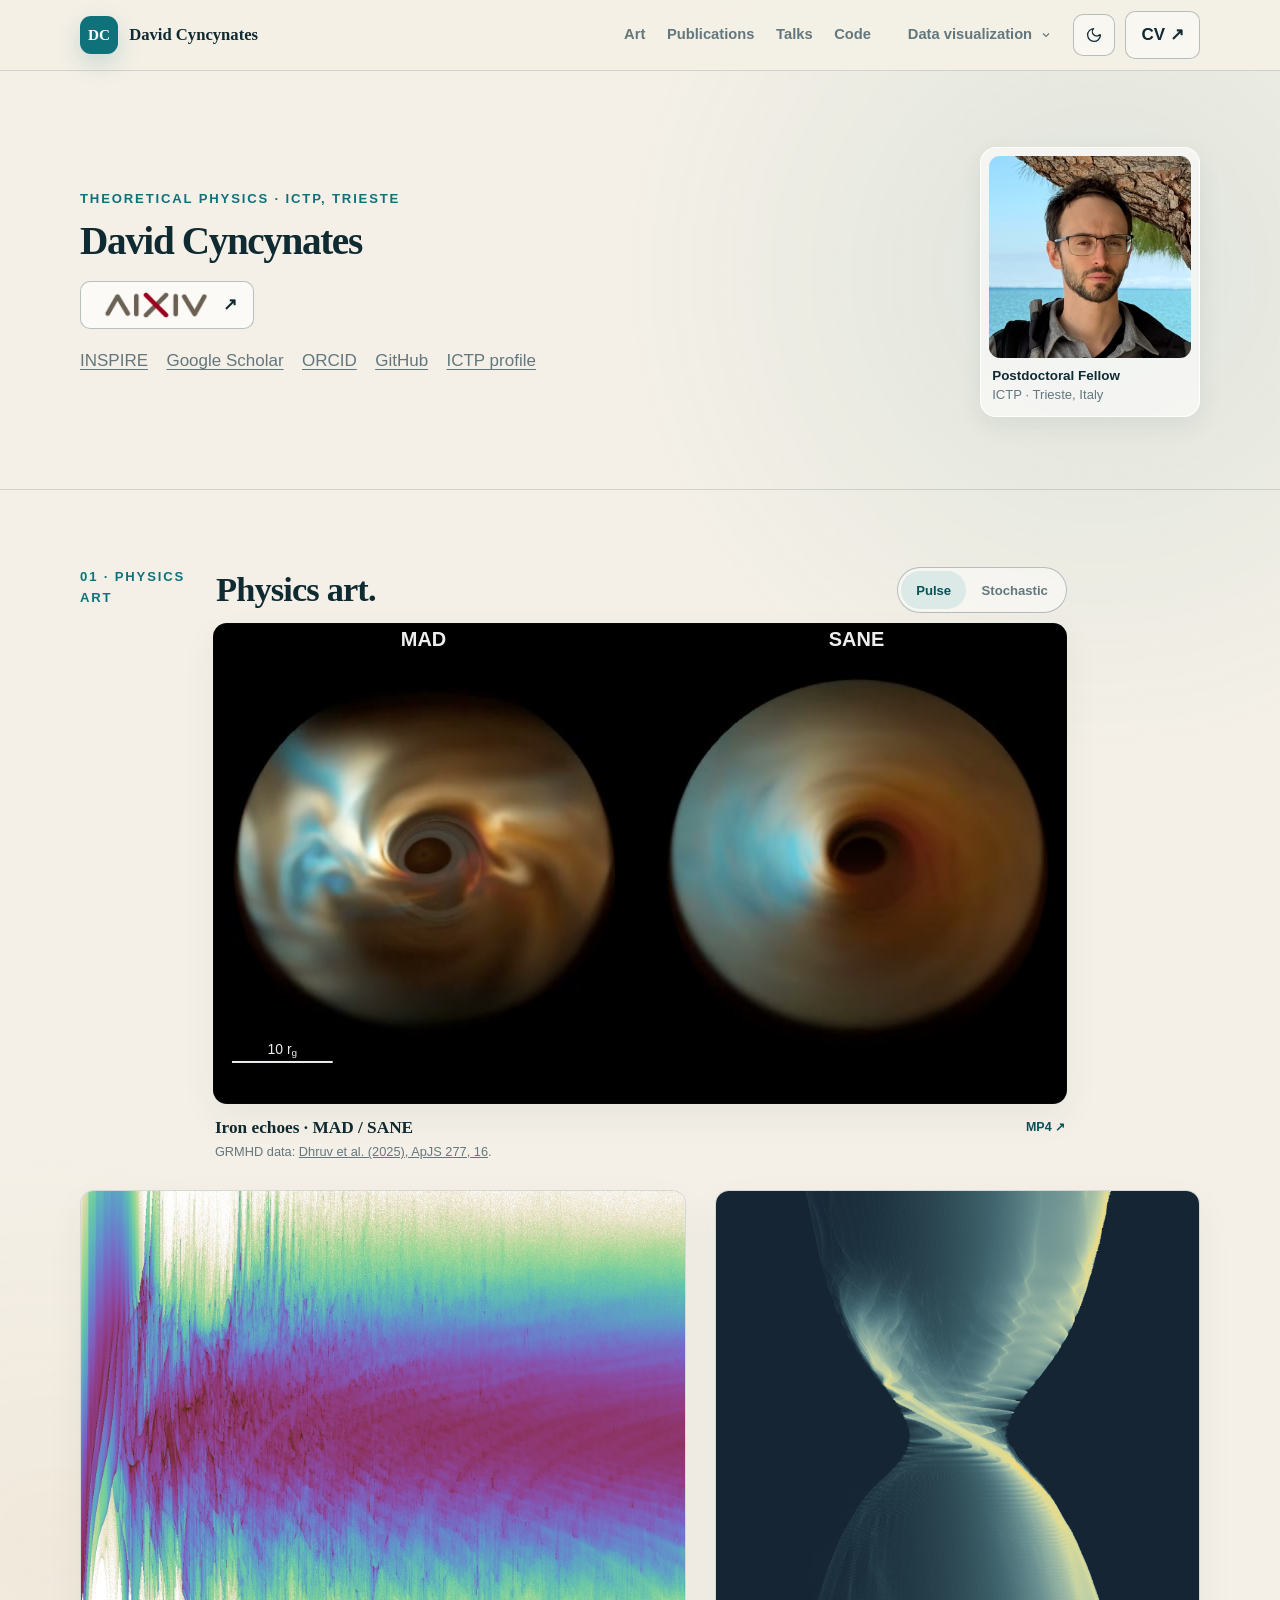
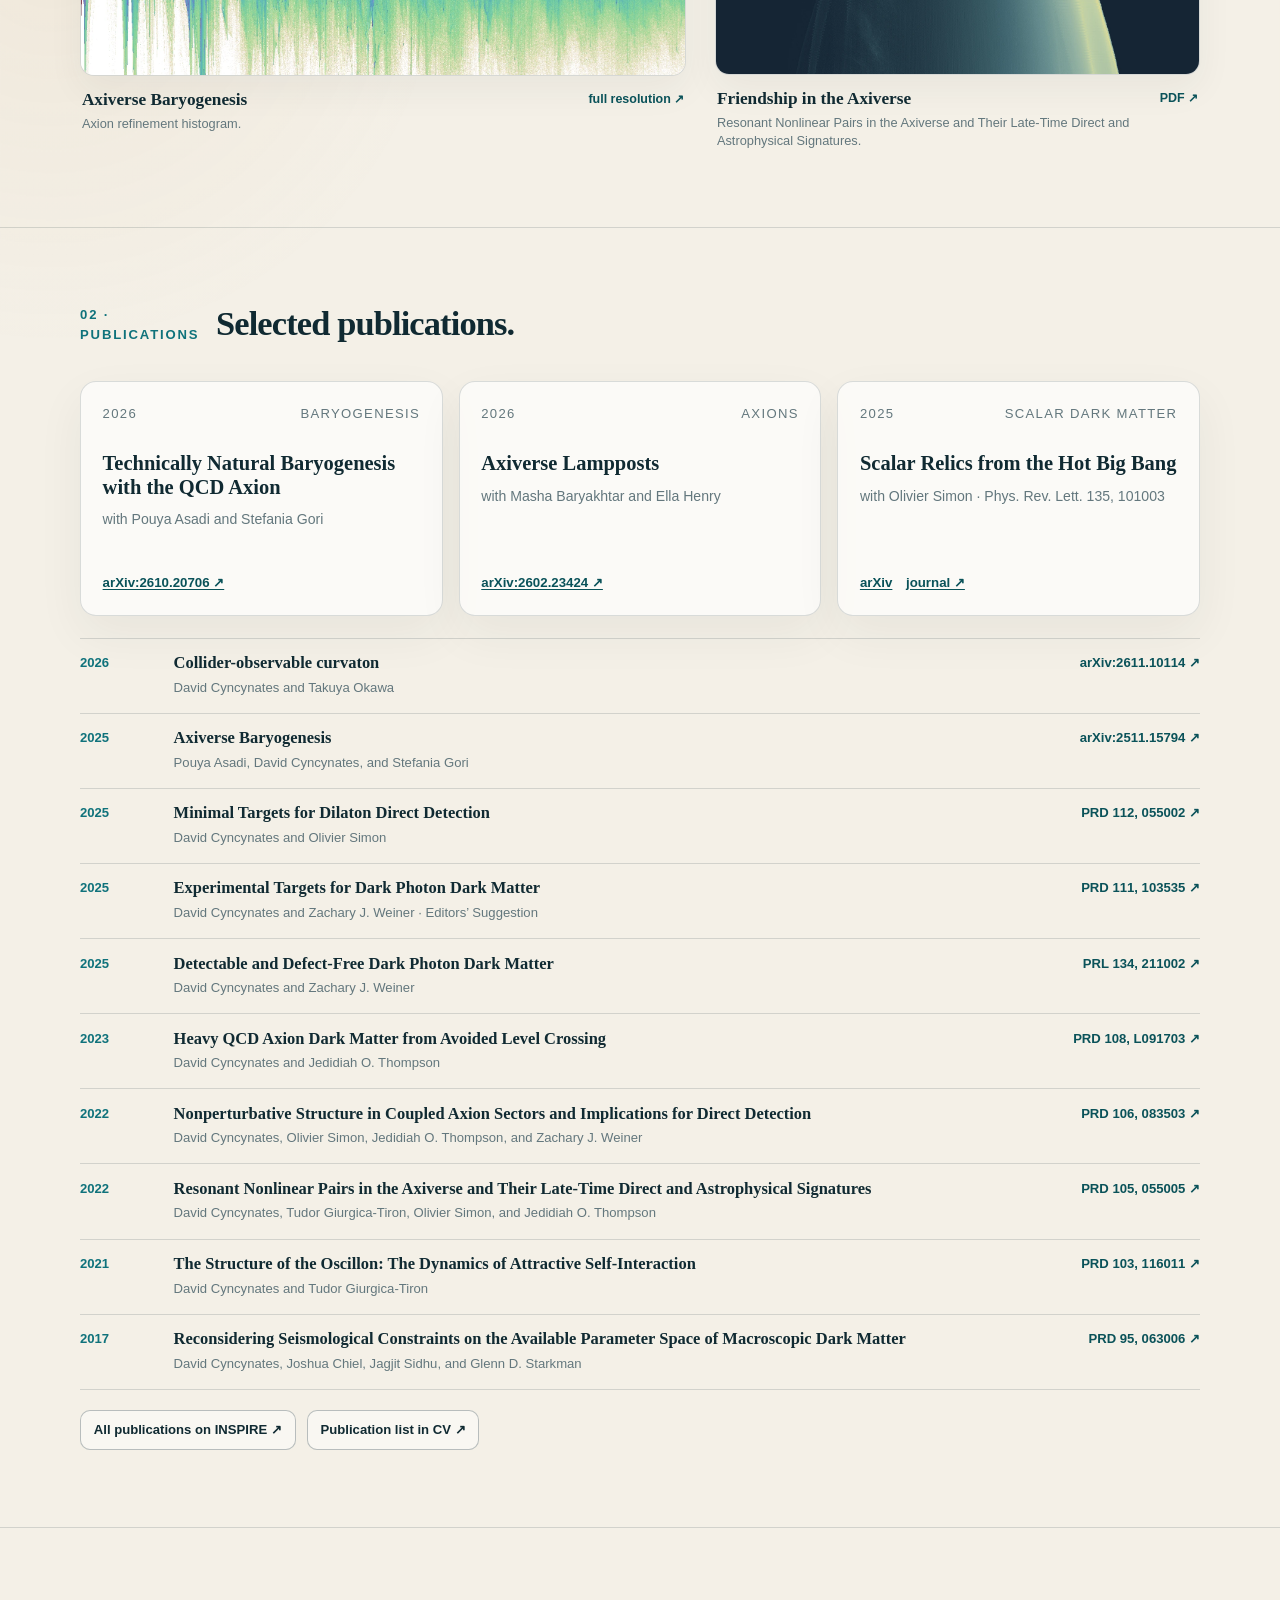
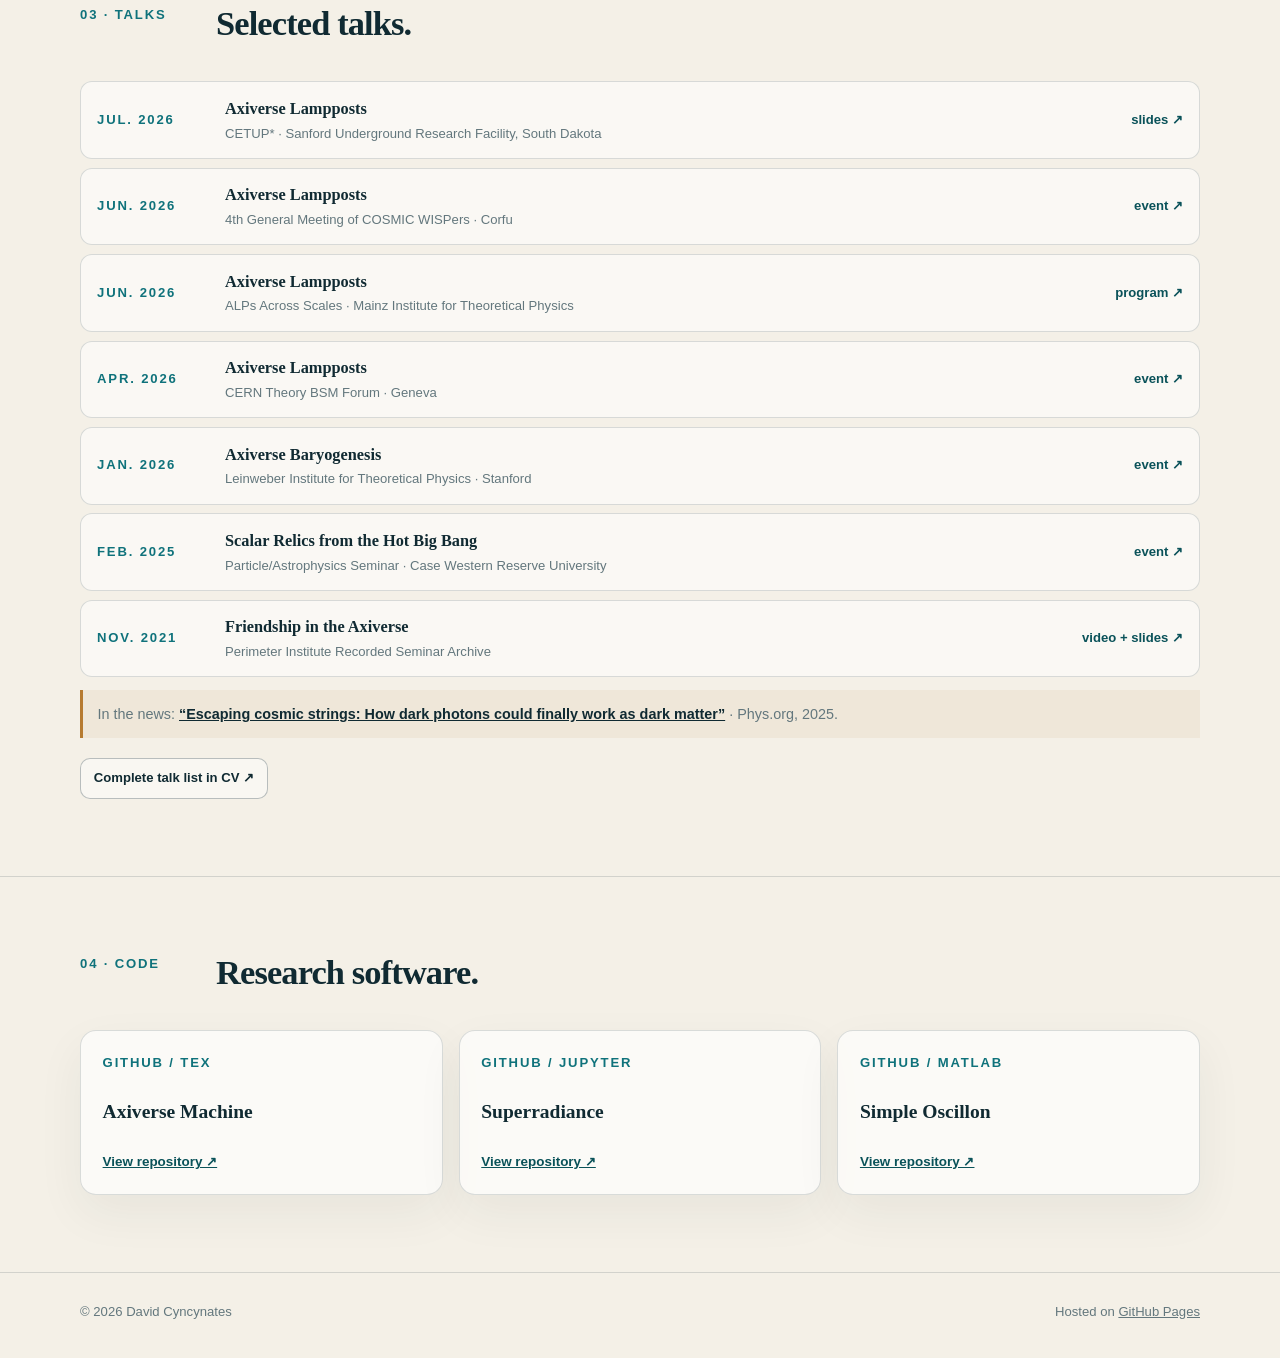
<file: index.html>
<!doctype html>
<html lang="en">
<head>
  <meta charset="utf-8">
  <meta name="viewport" content="width=device-width, initial-scale=1">
  <meta name="description" content="David Cyncynates — theoretical physicist at ICTP. Publications, talks, research software, and the LZ Paper Map.">
  <meta name="theme-color" content="#f4f0e7" id="theme-color">
  <link rel="canonical" href="https://davidcyncynates.github.io/">
  <link rel="preload" href="assets/nixiv/logo-light-transparent.webp" as="image">
  <link rel="preload" href="assets/nixiv/logo-dark.webp" as="image">
  <title>David Cyncynates · Theoretical Physics</title>
  <link rel="icon" href="data:image/svg+xml,<svg xmlns=%22http://www.w3.org/2000/svg%22 viewBox=%220 0 100 100%22><rect width=%22100%22 height=%22100%22 rx=%2222%22 fill=%22%230f727b%22/><text x=%2250%22 y=%2265%22 text-anchor=%22middle%22 font-size=%2252%22 font-family=%22Georgia,serif%22 fill=%22white%22>DC</text></svg>">

  <meta property="og:title" content="David Cyncynates · Theoretical Physics">
  <meta property="og:description" content="Publications, talks, research software, and the LZ Paper Map.">
  <meta property="og:type" content="website">
  <meta property="og:url" content="https://davidcyncynates.github.io/">

  <script>
    (() => {
      const storageKey = 'davidcyncynates:color-theme';
      const legacyStorageKey = 'lz-paper-map:color-theme';
      let storedTheme = null;

      try {
        storedTheme = window.localStorage.getItem(storageKey);
        if (storedTheme !== 'light' && storedTheme !== 'dark') {
          const legacyTheme = window.localStorage.getItem(legacyStorageKey);
          if (legacyTheme === 'light' || legacyTheme === 'dark') {
            storedTheme = legacyTheme;
            window.localStorage.setItem(storageKey, legacyTheme);
          }
        }
      } catch {}

      const prefersDark = Boolean(window.matchMedia?.('(prefers-color-scheme: dark)').matches);
      const theme = storedTheme === 'light' || storedTheme === 'dark'
        ? storedTheme
        : prefersDark ? 'dark' : 'light';

      document.documentElement.classList.toggle('dark', theme === 'dark');
      document.documentElement.dataset.theme = theme;
      document.documentElement.style.colorScheme = theme;
      document.querySelector('#theme-color')?.setAttribute(
        'content',
        theme === 'dark' ? '#191a18' : '#f4f0e7',
      );
    })();
  </script>

  <style>
    :root {
      --bg: #f4f0e7;
      --surface: #fbfaf6;
      --surface-2: #f7f4ec;
      --text: #102a32;
      --muted: #63777d;
      --accent: #0f727b;
      --accent-dark: #0a5259;
      --accent-fill: #0f727b;
      --accent-fill-hover: #0a5259;
      --accent-soft: #dbe9e7;
      --warm: #b67b31;
      --line: rgba(16, 42, 50, .15);
      --line-strong: rgba(16, 42, 50, .28);
      --shadow: 0 8px 24px rgba(25, 47, 54, .08);
      --cool-glow: rgba(15, 114, 123, .095);
      --warm-glow: rgba(182, 123, 49, .065);
      --header-bg: rgba(244, 240, 231, .92);
      --control-bg: rgba(255,255,255,.48);
      --card-bg: rgba(255,255,255,.65);
      --portrait-bg: rgba(255,255,255,.58);
      --portrait-border: rgba(255,255,255,.92);
      --talk-bg: rgba(255,255,255,.55);
      --art-bg: rgba(255,255,255,.48);
      --warm-soft: rgba(182,123,49,.08);
      --inverse-bg: #102a32;
      --inverse-text: #ffffff;
      --accent-ink: #ffffff;
      --accent-shadow: rgba(15,114,123,.20);
      --card-shadow: 0 18px 48px rgba(28,49,56,.06);
      --art-shadow: 0 14px 36px rgba(28,49,56,.055);
      --preview-blend: multiply;
      --preview-filter: saturate(.82) contrast(.94);
      --preview-text-shadow: 0 1px 9px rgba(244,240,231,.92);
      --feature-preview-opacity: .15;
      --row-preview-opacity: .5;
      --max: 1120px;
      --serif: "Iowan Old Style", "Palatino Linotype", Palatino, Georgia, serif;
      --sans: Inter, ui-sans-serif, -apple-system, BlinkMacSystemFont, "Segoe UI", sans-serif;
      color-scheme: light;
    }

    :root.dark {
      --bg: #191a18;
      --surface: #22231f;
      --surface-2: #292a26;
      --text: #e8e4dc;
      --muted: #aaa69d;
      --accent: #67a9a5;
      --accent-dark: #9ac7c4;
      --accent-fill: #356f6c;
      --accent-fill-hover: #3e7c78;
      --accent-soft: #2e403c;
      --warm: #d0a06a;
      --line: rgba(232, 228, 220, .13);
      --line-strong: rgba(232, 228, 220, .26);
      --shadow: 0 10px 28px rgba(0, 0, 0, .28);
      --cool-glow: rgba(103, 169, 165, .07);
      --warm-glow: rgba(181, 135, 83, .08);
      --header-bg: rgba(25, 26, 24, .92);
      --control-bg: rgba(232,228,220,.055);
      --card-bg: rgba(34,35,31,.78);
      --portrait-bg: rgba(41,42,38,.82);
      --portrait-border: rgba(232,228,220,.13);
      --talk-bg: rgba(41,42,38,.72);
      --art-bg: rgba(41,42,38,.62);
      --warm-soft: rgba(208,160,106,.1);
      --inverse-bg: #d9d4ca;
      --inverse-text: #20211e;
      --accent-ink: #ffffff;
      --accent-shadow: rgba(70,128,124,.18);
      --card-shadow: 0 18px 48px rgba(0,0,0,.16);
      --art-shadow: 0 14px 36px rgba(0,0,0,.15);
      --preview-blend: screen;
      --preview-filter: invert(1) hue-rotate(180deg) saturate(.76) contrast(.9);
      --preview-text-shadow: 0 1px 10px rgba(25,26,24,.96);
      --feature-preview-opacity: .12;
      --row-preview-opacity: .34;
      color-scheme: dark;
    }

    * { box-sizing: border-box; }
    html { scroll-behavior: smooth; scroll-padding-top: 92px; background: var(--bg); }
    body {
      margin: 0;
      min-width: 320px;
      color: var(--text);
      background:
        radial-gradient(circle at 86% 6%, var(--cool-glow), transparent 30rem),
        radial-gradient(circle at 4% 34%, var(--warm-glow), transparent 25rem),
        var(--bg);
      font-family: var(--sans);
      font-size: 17px;
      line-height: 1.58;
      -webkit-font-smoothing: antialiased;
    }

    a { color: inherit; }
    img { display: block; max-width: 100%; }
    ::selection { background: var(--accent-soft); }

    .shell { width: min(calc(100% - 40px), var(--max)); margin: 0 auto; }
    .skip-link {
      position: fixed; z-index: 1000; left: 1rem; top: -5rem;
      padding: .7rem 1rem; border-radius: .7rem; background: var(--inverse-bg); color: var(--inverse-text);
      text-decoration: none; transition: top .2s ease;
    }
    .skip-link:focus { top: 1rem; }

    .site-header {
      position: sticky; top: 0; z-index: 50;
      border-bottom: 1px solid var(--line);
      background: var(--header-bg);
      backdrop-filter: blur(16px) saturate(130%);
      -webkit-backdrop-filter: blur(16px) saturate(130%);
    }
    .header-inner {
      min-height: 70px; display: flex; align-items: center; justify-content: space-between; gap: 1.5rem;
    }
    .brand { display: inline-flex; align-items: center; gap: .7rem; text-decoration: none; font-family: var(--serif); font-weight: 700; font-size: 1.04rem; }
    .brand-mark {
      width: 38px; height: 38px; display: grid; place-items: center; border-radius: 11px;
      background: var(--accent-fill); color: var(--accent-ink); font-family: var(--serif); font-size: .95rem;
      box-shadow: 0 9px 24px var(--accent-shadow);
    }
    .nav-wrap { display: flex; align-items: center; gap: 1.65rem; }
    nav { display: flex; align-items: center; gap: 1.35rem; }
    .header-actions { display: flex; align-items: center; gap: .65rem; }
    nav a { color: var(--muted); text-decoration: none; font-size: .92rem; font-weight: 700; }
    nav a:hover, nav a:focus-visible { color: var(--accent); }

    .visualization-menu { position: relative; }
    .visualization-menu summary {
      display: flex; align-items: center; gap: .5rem; min-height: 44px; padding: .5rem .65rem;
      color: var(--muted); font-size: .92rem; font-weight: 700; line-height: 1.2;
      list-style: none; cursor: pointer; border-radius: 8px;
    }
    .visualization-menu summary::-webkit-details-marker { display: none; }
    .visualization-menu summary:hover, .visualization-menu[open] summary { color: var(--accent); }
    .visualization-menu summary:focus-visible { outline: 2px solid var(--accent); outline-offset: 2px; }
    .visualization-menu summary svg { flex: none; width: 12px; height: 12px; transition: transform .18s ease; }
    .visualization-menu[open] summary svg { transform: rotate(180deg); }
    .visualization-links {
      position: absolute; top: calc(100% + .5rem); right: 0; width: 210px; padding: .4rem;
      border: 1px solid var(--line-strong); border-radius: 12px; background: var(--surface); box-shadow: var(--shadow);
    }
    .visualization-links a {
      display: block; min-height: 44px; padding: .65rem .75rem; border-radius: 7px;
      color: var(--text); font-size: .9rem; font-weight: 650; text-decoration: none;
    }
    .visualization-links a:hover, .visualization-links a:focus-visible { background: var(--accent-soft); color: var(--accent-dark); }

    .cv-button, .button {
      display: inline-flex; align-items: center; justify-content: center; gap: .45rem;
      min-height: 44px; padding: .62rem .95rem; border: 1px solid var(--line-strong);
      border-radius: 10px; background: var(--control-bg); color: var(--text);
      text-decoration: none; font-weight: 760; transition: transform .18s ease, border-color .18s ease, background .18s ease;
    }
    .cv-button:hover, .button:hover { transform: translateY(-2px); border-color: var(--accent); }
    .button.primary { color: var(--accent-ink); background: var(--accent-fill); border-color: var(--accent-fill); box-shadow: 0 10px 28px var(--accent-shadow); }
    .button.primary:hover { background: var(--accent-fill-hover); }
    .button.small { min-height: 40px; padding: .56rem .8rem; border-radius: 10px; font-size: .82rem; }

    .theme-toggle {
      position: relative; flex: none; width: 42px; height: 42px; padding: 0;
      border: 1px solid var(--line-strong); border-radius: 10px;
      background: var(--control-bg); color: var(--text); cursor: pointer;
      transition: transform .18s ease, border-color .18s ease, background .18s ease;
    }
    .theme-toggle:hover { transform: translateY(-2px); border-color: var(--accent); }
    .theme-toggle:focus-visible { outline: 2px solid var(--accent); outline-offset: 3px; }
    .theme-icon {
      position: absolute; width: 17px; height: 17px; left: 50%; top: 50%;
      fill: none; stroke: currentColor; stroke-width: 1.8; stroke-linecap: round; stroke-linejoin: round;
      transform: translate(-50%, -50%); transition: opacity .14s ease, transform .18s ease;
    }
    .theme-icon--sun { opacity: 0; transform: translate(-50%, -50%) rotate(-35deg) scale(.7); }
    :root.dark .theme-icon--moon { opacity: 0; transform: translate(-50%, -50%) rotate(35deg) scale(.7); }
    :root.dark .theme-icon--sun { opacity: 1; transform: translate(-50%, -50%) rotate(0) scale(1); }

    .hero { position: relative; overflow: hidden; border-bottom: 1px solid var(--line); }
    .hero-inner {
      position: relative; z-index: 1; padding: 4.75rem 0 4.5rem;
      display: grid; grid-template-columns: minmax(0, 1fr) 220px; gap: clamp(2.5rem, 6vw, 5rem); align-items: center;
    }
    .eyebrow, .section-index, .tag, .talk-date, .code-label {
      color: var(--accent); text-transform: uppercase; letter-spacing: .14em; font-weight: 800; font-size: .82rem;
    }
    h1, h2, h3, p { margin-top: 0; }
    h1 {
      margin: .8rem 0 0; font-family: var(--serif); font-size: clamp(2.2rem, 4vw, 2.45rem);
      line-height: .98; letter-spacing: -.035em; font-weight: 700;
    }
    .hero-actions { display: flex; flex-wrap: wrap; gap: .7rem; margin: 1.25rem 0 1.2rem; }
    .nixiv-link { padding-block: .2rem; background: var(--surface); }
    .nixiv-link:focus-visible { outline: 2px solid var(--accent); outline-offset: 3px; }
    .nixiv-logo {
      width: 120px; height: 40px; background: url('assets/nixiv/logo-light-transparent.webp') center / contain no-repeat;
    }
    /* Reuse the clean transparent outline while retaining the supplied dark colours. */
    :root.dark .nixiv-logo {
      background-image: url('assets/nixiv/logo-dark.webp');
      -webkit-mask: url('assets/nixiv/logo-light-transparent.webp') center / contain no-repeat;
      mask: url('assets/nixiv/logo-light-transparent.webp') center / contain no-repeat;
    }
    .nixiv-wordmark { display: none; }
    .profile-links { display: flex; flex-wrap: wrap; gap: .65rem 1.15rem; }
    .profile-links a { color: var(--muted); text-underline-offset: .2em; }
    .profile-links a:hover { color: var(--accent); }

    .portrait-area { position: relative; width: 220px; max-width: 100%; justify-self: center; }
    .portrait-card {
      width: 100%; padding: 8px 8px 11px; border-radius: 16px;
      background: var(--portrait-bg); border: 1px solid var(--portrait-border); box-shadow: var(--shadow);
    }
    .portrait-card img { width: 100%; height: auto; aspect-ratio: 1 / 1; object-fit: cover; border-radius: 11px; }
    .portrait-meta { padding: .65rem .2rem 0; }
    .portrait-meta strong { display: block; font-size: .84rem; line-height: 1.2; }
    .portrait-meta span { display: block; color: var(--muted); font-size: .82rem; }

    .section { padding: clamp(3.75rem, 6vw, 5rem) 0; border-bottom: 1px solid var(--line); }
    .section-head { display: grid; grid-template-columns: 116px minmax(0, 1fr); gap: 1.25rem; margin-bottom: 2rem; }
    .section-title-wrap h2 {
      margin-bottom: .45rem; font-family: var(--serif); font-size: clamp(1.75rem, 3vw, 2.15rem); line-height: 1.08; letter-spacing: -.025em;
    }
    .feature-grid, .code-grid { display: grid; grid-template-columns: repeat(3, minmax(0,1fr)); gap: 1rem; }
    .feature-paper, .code-card {
      min-height: 220px; padding: 1.35rem; border: 1px solid var(--line); border-radius: 16px;
      background: var(--card-bg); box-shadow: var(--card-shadow);
    }
    .code-card h3 { margin: 1.8rem 0 .5rem; font-family: var(--serif); font-size: 1.22rem; line-height: 1.16; }

    .feature-paper { position: relative; isolation: isolate; min-height: 235px; overflow: hidden; display: flex; flex-direction: column; }
    .feature-paper > :not(.paper-image-layer), .publication > :not(.paper-image-layer) { position: relative; z-index: 1; }
    .feature-top { display: flex; justify-content: space-between; gap: 1rem; color: var(--muted); font-size: .82rem; text-transform: uppercase; letter-spacing: .1em; }
    .feature-paper h3 { margin: 1.75rem 0 .55rem; font-family: var(--serif); font-size: 1.28rem; line-height: 1.15; }
    .feature-paper h3 a { text-decoration: none; }
    .feature-paper h3 a:hover { color: var(--accent); }
    .feature-paper p { color: var(--muted); font-size: .88rem; }
    .paper-links { margin-top: auto; display: flex; gap: .85rem; position: relative; z-index: 1; }
    .paper-links a { color: var(--accent-dark); font-size: .83rem; font-weight: 800; text-underline-offset: .18em; }

    .publication-list { margin-top: 1.35rem; border-top: 1px solid var(--line); }
    .publication {
      display: grid; grid-template-columns: 72px minmax(0,1fr) auto; gap: 1.35rem; align-items: start;
      position: relative; isolation: isolate; overflow: hidden; padding: .9rem 0; border-bottom: 1px solid var(--line);
    }
    .pub-year { color: var(--accent); font-size: .82rem; font-weight: 800; }
    .pub-title { margin: 0 0 .25rem; font-family: var(--serif); font-size: 1.03rem; line-height: 1.25; }
    .pub-title a { text-decoration: none; }
    .pub-title a:hover { color: var(--accent); }
    .pub-authors { margin: 0; color: var(--muted); font-size: .82rem; }
    .journal-link { white-space: nowrap; font-size: .82rem; font-weight: 800; color: var(--accent-dark); text-decoration: none; }
    .journal-link:hover { text-decoration: underline; text-underline-offset: .2em; }
    .section-actions { display: flex; flex-wrap: wrap; gap: .7rem; margin-top: 1.25rem; }

    .paper-image-layer {
      position: absolute; z-index: 0; inset: 0; overflow: hidden; opacity: 0; pointer-events: none;
      transition: opacity .42s ease;
    }
    .paper-image-layer img {
      width: 100%; height: 100%; object-fit: cover; object-position: var(--preview-position, 50% 50%);
      transform: scale(1.08); filter: var(--preview-filter); mix-blend-mode: var(--preview-blend);
    }
    .preview-natural-scale .paper-image-layer img { transform: scale(1); }
    .feature-paper.is-preview-visible .paper-image-layer { opacity: var(--feature-preview-opacity); }
    .publication .paper-image-layer {
      inset: 0 0 0 50%;
      -webkit-mask-image: linear-gradient(to right, transparent 0%, rgba(0,0,0,.35) 38%, #000 88%);
      mask-image: linear-gradient(to right, transparent 0%, rgba(0,0,0,.35) 38%, #000 88%);
    }
    .publication .paper-image-layer img { transform: scale(1.02); }
    .publication.is-preview-visible .paper-image-layer { opacity: var(--row-preview-opacity); }
    .publication.is-preview-visible .pub-title,
    .publication.is-preview-visible .pub-authors,
    .publication.is-preview-visible .journal-link { text-shadow: var(--preview-text-shadow); }

    .art-grid {
      display: grid; grid-template-columns: minmax(0, 1.25fr) minmax(0, 1fr);
      gap: clamp(1.15rem, 2.5vw, 1.8rem); align-items: start;
    }
    .art-piece { min-width: 0; margin: 0; }
    .art-media {
      display: block; overflow: hidden; border: 1px solid var(--line); border-radius: 14px;
      background: var(--art-bg); box-shadow: var(--art-shadow);
      transition: border-color .18s ease;
    }
    .art-media:hover, .art-media:focus-visible { border-color: var(--accent); }
    .art-media:focus-visible { outline: 2px solid var(--accent); outline-offset: 3px; }
    .art-media img { width: 100%; height: auto; }
    .art-media--friendship img { transform: scale(1.02); }
    #physics-art { --art-video-width: 854px; }
    .art-piece--video { grid-column: 1 / -1; width: min(100%, var(--art-video-width)); justify-self: center; }
    #physics-art .section-head {
      margin-bottom: .65rem;
      padding-inline-end: max(0px, calc((100% - var(--art-video-width)) / 2));
    }
    #physics-art .section-title-wrap h2 { margin: 0; }
    .art-section-title { display: flex; align-items: center; justify-content: space-between; gap: .65rem; }
    .art-video-switch {
      flex-shrink: 0; width: fit-content; margin: 0; padding: 3px;
      border: 1px solid var(--line-strong); border-radius: 999px; background: var(--control-bg);
    }
    .art-video-switch:not([hidden]) { display: flex; }
    .art-video-switch button {
      min-height: 38px; padding: .35rem .95rem; border: 0; border-radius: 999px;
      background: transparent; color: var(--muted); font: 600 .82rem var(--sans); cursor: pointer;
      transition: background-color .18s ease, color .18s ease;
    }
    .art-video-switch button:hover { color: var(--text); }
    .art-video-switch button[aria-pressed="true"] { background: var(--accent-soft); color: var(--accent-dark); }
    .art-video-switch button:focus-visible { outline: 2px solid var(--accent); outline-offset: 2px; }
    .art-video { position: relative; background: #000; }
    .art-video video { display: block; width: 100%; height: auto; aspect-ratio: 854 / 480; }
    .art-video[role="button"] { cursor: pointer; }
    .art-video[role="button"] video { pointer-events: none; }
    .art-video-annotations { position: absolute; inset: 0; width: 100%; height: 100%; pointer-events: none; }
    .art-video video[controls] + .art-video-annotations { display: none; }
    .art-caption {
      display: grid; grid-template-columns: minmax(0,1fr) auto; gap: .8rem;
      align-items: start; padding: .85rem .12rem 0;
    }
    .art-caption h3 { margin: 0; font-family: var(--serif); font-size: 1.08rem; line-height: 1.2; }
    .art-caption h3 a { text-decoration: none; }
    .art-caption h3 a:hover { color: var(--accent); }
    .art-caption p { max-width: 42rem; margin: .28rem 0 0; color: var(--muted); font-size: .8rem; line-height: 1.42; }
    .art-file-link { color: var(--accent-dark); font-size: .78rem; font-weight: 800; text-decoration: none; white-space: nowrap; }
    .art-file-link:hover { text-decoration: underline; text-underline-offset: .2em; }

    .talks-list { display: grid; gap: .55rem; }
    .talk {
      display: grid; grid-template-columns: 108px minmax(0,1fr) auto; gap: 1.25rem; align-items: center;
      padding: .85rem 1rem; border: 1px solid var(--line); border-radius: 12px; background: var(--talk-bg);
    }
    .talk h3 { margin: 0 0 .12rem; font-family: var(--serif); font-size: 1.02rem; }
    .talk p { margin: 0; color: var(--muted); font-size: .82rem; }
    .talk-link { color: var(--accent-dark); text-decoration: none; font-weight: 850; font-size: .82rem; white-space: nowrap; }
    .talk-link:hover { text-decoration: underline; text-underline-offset: .2em; }
    .media-note { margin-top: .8rem; padding: .8rem .9rem; border-left: 3px solid var(--warm); background: var(--warm-soft); color: var(--muted); font-size: .9rem; }
    .media-note a { color: var(--text); font-weight: 750; }

    .code-card { min-height: 165px; display: flex; flex-direction: column; }
    .code-card h3 { margin: 1.7rem 0 .5rem; }
    .code-card a { margin-top: auto; color: var(--accent-dark); font-size: .84rem; font-weight: 850; }

    footer { padding: 1.8rem 0 2.25rem; color: var(--muted); font-size: .82rem; }
    .footer-inner { display: flex; justify-content: space-between; gap: 1rem; }

    @media (max-width: 920px) {
      nav { display: none; }
      .hero-inner { min-height: auto; grid-template-columns: 1fr; padding-top: 4.25rem; }
      .portrait-area { display: none; }
      .feature-grid, .code-grid { grid-template-columns: 1fr; }
      .art-grid { grid-template-columns: 1fr; }
      .art-piece--square { width: min(100%, 720px); }
      .feature-paper, .code-card { min-height: 190px; }
      .section-head { grid-template-columns: 1fr; gap: .65rem; }
      .publication { grid-template-columns: 60px minmax(0,1fr); }
      .journal-link { grid-column: 2; }
      .paper-image-layer { display: none; }
    }

    @media (max-width: 650px) {
      body { font-size: 16px; }
      .shell { width: min(calc(100% - 28px), var(--max)); }
      .header-inner { min-height: 68px; }
      .header-inner, .header-actions { gap: .45rem; }
      .visualization-menu summary { padding-inline: .4rem; font-size: .82rem; }
      .visualization-menu summary span { max-width: 5rem; }
      .visualization-links { left: 0; right: auto; }
      .brand > span:last-child { display: none; }
      .brand-mark { width: 39px; height: 39px; border-radius: 12px; }
      .theme-toggle { width: 44px; height: 44px; }
      .cv-button { min-height: 44px; padding: .62rem .75rem; font-size: .85rem; white-space: nowrap; }
      .hero-inner { padding: 3.5rem 0 3.75rem; }
      h1 { font-size: clamp(2.1rem, 10vw, 2.35rem); line-height: .98; }
      .section { padding: 3.5rem 0; }
      .section-title-wrap h2 { font-size: 2rem; }
      .talk { grid-template-columns: 1fr; gap: .25rem; padding: 1rem; }
      .talk-link { margin-top: .35rem; }
      .publication { grid-template-columns: 1fr; gap: .25rem; }
      .journal-link { grid-column: 1; margin-top: .2rem; }
      .footer-inner { flex-direction: column; }
    }

    @media (max-width: 380px) {
      #physics-art .section-title-wrap h2 { font-size: 1.55rem; }
      .art-video-switch button { padding-inline: .65rem; }
    }

    @media (prefers-reduced-motion: reduce) {
      html { scroll-behavior: auto; }
      *, *::before, *::after { transition: none !important; }
    }

    @media (forced-colors: active) {
      .nixiv-logo { display: none; }
      .nixiv-wordmark { display: inline; }
    }
  </style>

  <script type="application/ld+json">
  {
    "@context": "https://schema.org",
    "@type": "Person",
    "name": "David Cyncynates",
    "jobTitle": "Postdoctoral Fellow",
    "affiliation": {"@type": "Organization", "name": "The Abdus Salam International Centre for Theoretical Physics"},
    "url": "https://davidcyncynates.github.io/",
    "sameAs": [
      "https://inspirehep.net/authors/1503335",
      "https://scholar.google.com/citations?hl=en&user=8DublWEAAAAJ",
      "https://orcid.org/0000-0002-2660-8407",
      "https://github.com/DavidCyncynates",
      "https://www.ictp.it/member/david-c-e-cyncynates-0"
    ]
  }
  </script>
</head>
<body id="top">
  <a class="skip-link" href="#content">Skip to content</a>

  <header class="site-header">
    <div class="shell header-inner">
      <a class="brand" href="#top" aria-label="David Cyncynates home">
        <span class="brand-mark" aria-hidden="true">DC</span>
        <span>David Cyncynates</span>
      </a>
      <div class="nav-wrap">
        <nav aria-label="Primary navigation">
          <a href="#physics-art">Art</a>
          <a href="#publications">Publications</a>
          <a href="#talks">Talks</a>
          <a href="#software">Code</a>
        </nav>
        <div class="header-actions">
          <details class="visualization-menu">
            <summary><span>Data visualization</span><svg viewBox="0 0 16 16" fill="none" stroke="currentColor" stroke-width="1.5" aria-hidden="true"><path d="m4 6 4 4 4-4"/></svg></summary>
            <div class="visualization-links">
              <a href="/lz-paper-map/">LZ paper map</a>
              <a href="/hep-jobs/">HEP faculty jobs</a>
            </div>
          </details>
          <button class="theme-toggle" type="button" aria-label="Dark mode">
            <svg class="theme-icon theme-icon--moon" viewBox="0 0 24 24" aria-hidden="true">
              <path d="M20.99 12.49A9 9 0 1 1 11.51 3a6 6 0 0 0 8.67 8.67c.35-.22.83 0 .81.82Z"></path>
            </svg>
            <svg class="theme-icon theme-icon--sun" viewBox="0 0 24 24" aria-hidden="true">
              <circle cx="12" cy="12" r="4"></circle>
              <path d="M12 2v2M12 20v2M4.93 4.93l1.41 1.41M17.66 17.66l1.41 1.41M2 12h2M20 12h2M6.34 17.66l-1.41 1.41M19.07 4.93l-1.41 1.41"></path>
            </svg>
          </button>
          <a class="cv-button" href="Cyncynates_CV.pdf" target="_blank" rel="noopener">CV ↗</a>
        </div>
      </div>
    </div>
  </header>

  <main id="content">
    <section class="hero" aria-labelledby="hero-title">
      <div class="shell hero-inner">
        <div>
          <div class="eyebrow">Theoretical physics · ICTP, Trieste</div>
          <h1 id="hero-title">David Cyncynates</h1>
          <div class="hero-actions">
            <a class="button nixiv-link" href="https://nixiv.org/" target="_blank" rel="noopener noreferrer" aria-label="niXiv.org (opens in a new tab)">
              <span class="nixiv-logo" aria-hidden="true"></span>
              <span class="nixiv-wordmark" aria-hidden="true">niXiv.org</span>
              <span aria-hidden="true">↗</span>
            </a>
          </div>
          <div class="profile-links" aria-label="Research profiles">
            <a href="https://inspirehep.net/authors/1503335" target="_blank" rel="noopener noreferrer">INSPIRE</a>
            <a href="https://scholar.google.com/citations?hl=en&amp;user=8DublWEAAAAJ" target="_blank" rel="noopener noreferrer">Google Scholar</a>
            <a href="https://orcid.org/0000-0002-2660-8407" target="_blank" rel="noopener noreferrer">ORCID</a>
            <a href="https://github.com/DavidCyncynates" target="_blank" rel="noopener noreferrer">GitHub</a>
            <a href="https://www.ictp.it/member/david-c-e-cyncynates-0" target="_blank" rel="noopener noreferrer">ICTP profile</a>
          </div>
        </div>

        <div class="portrait-area" aria-label="Portrait and current position">
          <div class="portrait-card">
            <img src="assets/david-cyncynates-portrait.webp" alt="Portrait of David Cyncynates" width="1296" height="1296">
            <div class="portrait-meta">
              <div><strong>Postdoctoral Fellow</strong><span>ICTP · Trieste, Italy</span></div>
            </div>
          </div>
        </div>
      </div>
    </section>

    <section class="section" id="physics-art">
      <div class="shell">
        <div class="section-head">
          <div class="section-index">01 · Physics art</div>
          <div class="section-title-wrap art-section-title">
            <h2>Physics art.</h2>
            <div class="art-video-switch" role="group" aria-label="Iron echo illumination" hidden>
              <button type="button" data-video-mode="pulse" aria-pressed="true" aria-controls="iron-echo-video"
                data-video-src="assets/physics-art/gaussian-iron-echoes.mp4?v=20f399b9f70b"
                data-video-poster="assets/physics-art/gaussian-iron-echoes.jpg?v=20f399b9f70b"
                data-video-label="Gaussian pulse iron echoes">Pulse</button>
              <button type="button" data-video-mode="stochastic" aria-pressed="false" aria-controls="iron-echo-video"
                data-video-src="assets/physics-art/stochastic-iron-echoes.mp4?v=977332b31327"
                data-video-poster="assets/physics-art/stochastic-iron-echoes.jpg?v=977332b31327"
                data-video-label="Stochastic iron echoes">Stochastic</button>
            </div>
          </div>
        </div>

        <div class="art-grid">
          <figure class="art-piece art-piece--video" id="iron-echoes">
            <div class="art-media art-video" data-hover-video>
              <video id="iron-echo-video" controls muted loop playsinline preload="none" width="854" height="480"
                poster="assets/physics-art/gaussian-iron-echoes.jpg?v=20f399b9f70b"
                aria-label="Gaussian pulse iron echoes: side-by-side MAD and SANE animation, with a scale bar of ten gravitational radii">
                <source src="assets/physics-art/gaussian-iron-echoes.mp4?v=20f399b9f70b" type="video/mp4">
                <a href="assets/physics-art/gaussian-iron-echoes.mp4?v=20f399b9f70b">Open the video</a>.
              </video>
              <svg class="art-video-annotations" viewBox="0 0 854 480" aria-hidden="true" focusable="false">
                <g fill="#000">
                  <rect x="184" y="4" width="52" height="23"/>
                  <rect x="613" y="4" width="62" height="23"/>
                  <rect x="14" y="417" width="110" height="27"/>
                </g>
                <g fill="#eee" font-family="Arial, Helvetica, sans-serif" text-anchor="middle">
                  <text x="210" y="22" font-size="20" font-weight="700">MAD</text>
                  <text x="644" y="22" font-size="20" font-weight="700">SANE</text>
                  <text x="68.5" y="431" font-size="14">10 r<tspan dy="2.5" font-size="10">g</tspan></text>
                </g>
                <rect x="18" y="438" width="101" height="2" fill="#eee"/>
              </svg>
            </div>
            <figcaption class="art-caption">
              <div>
                <h3>Iron echoes · MAD / SANE</h3>
                <p>GRMHD data: <a href="https://ui.adsabs.harvard.edu/abs/2025ApJS..277...16D/abstract" target="_blank" rel="noopener noreferrer">Dhruv et al. (2025), ApJS 277, 16</a>.</p>
              </div>
              <a class="art-file-link" href="assets/physics-art/gaussian-iron-echoes.mp4?v=20f399b9f70b" target="_blank" rel="noopener">MP4 ↗</a>
            </figcaption>
          </figure>

          <figure class="art-piece">
            <a class="art-media" href="assets/physics-art/axiverse-baryogenesis.png" target="_blank" rel="noopener" aria-label="Open the Axiverse Baryogenesis figure at full resolution">
              <img src="assets/physics-art/axiverse-baryogenesis.webp" alt="Abstract scientific visualization in cyan, green, violet, and magenta, with a broad horizontal band and dense vertical streaks" width="1597" height="1280" loading="lazy" decoding="async">
            </a>
            <figcaption class="art-caption">
              <div>
                <h3><a href="https://arxiv.org/abs/2511.15794" target="_blank" rel="noopener noreferrer">Axiverse Baryogenesis</a></h3>
                <p>Axion refinement histogram.</p>
              </div>
              <a class="art-file-link" href="assets/physics-art/axiverse-baryogenesis.png" target="_blank" rel="noopener">full resolution ↗</a>
            </figcaption>
          </figure>

          <figure class="art-piece art-piece--square">
            <a class="art-media art-media--friendship" href="assets/physics-art/friendship-in-the-axiverse.pdf" target="_blank" rel="noopener" aria-label="Open the Friendship in the Axiverse figure as a PDF">
              <img src="assets/physics-art/friendship-in-the-axiverse.webp" alt="Pale cyan and yellow oscillatory ribbons cross in an hourglass-like form against a dark navy field" width="1570" height="1570" loading="lazy" decoding="async">
            </a>
            <figcaption class="art-caption">
              <div>
                <h3><a href="https://arxiv.org/abs/2109.09755" target="_blank" rel="noopener noreferrer">Friendship in the Axiverse</a></h3>
                <p>Resonant Nonlinear Pairs in the Axiverse and Their Late-Time Direct and Astrophysical Signatures.</p>
              </div>
              <a class="art-file-link" href="assets/physics-art/friendship-in-the-axiverse.pdf" target="_blank" rel="noopener">PDF ↗</a>
            </figcaption>
          </figure>
        </div>
      </div>
    </section>

    <section class="section" id="publications">
      <div class="shell">
        <div class="section-head">
          <div class="section-index">02 · Publications</div>
          <div class="section-title-wrap">
            <h2>Selected publications.</h2>
          </div>
        </div>

        <div class="feature-grid">
          <article class="feature-paper preview-natural-scale" data-paper-preview="assets/physics-art/axiverse-baryogenesis.webp">
            <div class="feature-top"><span>2026</span><span>Baryogenesis</span></div>
            <h3><a href="https://arxiv.org/abs/2610.20706" target="_blank" rel="noopener noreferrer">Technically Natural Baryogenesis with the QCD Axion</a></h3>
            <p>with Pouya Asadi and Stefania Gori</p>
            <div class="paper-links"><a href="https://arxiv.org/abs/2610.20706" target="_blank" rel="noopener noreferrer">arXiv:2610.20706 ↗</a></div>
          </article>
          <article class="feature-paper" data-paper-preview="assets/paper-previews/2602.23424.webp" data-preview-position="50% 54%">
            <div class="feature-top"><span>2026</span><span>Axions</span></div>
            <h3><a href="https://arxiv.org/abs/2602.23424" target="_blank" rel="noopener noreferrer">Axiverse Lampposts</a></h3>
            <p>with Masha Baryakhtar and Ella Henry</p>
            <div class="paper-links"><a href="https://arxiv.org/abs/2602.23424" target="_blank" rel="noopener noreferrer">arXiv:2602.23424 ↗</a></div>
          </article>
          <article class="feature-paper" data-paper-preview="assets/paper-previews/2410.22409.webp" data-preview-position="50% 42%">
            <div class="feature-top"><span>2025</span><span>Scalar dark matter</span></div>
            <h3><a href="https://arxiv.org/abs/2410.22409" target="_blank" rel="noopener noreferrer">Scalar Relics from the Hot Big Bang</a></h3>
            <p>with Olivier Simon · Phys. Rev. Lett. 135, 101003</p>
            <div class="paper-links">
              <a href="https://arxiv.org/abs/2410.22409" target="_blank" rel="noopener noreferrer">arXiv</a>
              <a href="https://link.aps.org/doi/10.1103/wjt8-9dh9" target="_blank" rel="noopener noreferrer">journal ↗</a>
            </div>
          </article>
        </div>

        <div class="publication-list" aria-label="Publication list">
          <article class="publication" data-paper-preview="assets/paper-previews/2611.10114.svg" data-preview-position="50% 20%">
            <div class="pub-year">2026</div>
            <div><h3 class="pub-title"><a href="https://arxiv.org/abs/2611.10114" target="_blank" rel="noopener noreferrer">Collider-observable curvaton</a></h3><p class="pub-authors">David Cyncynates and Takuya Okawa</p></div>
            <a class="journal-link" href="https://arxiv.org/abs/2611.10114" target="_blank" rel="noopener noreferrer">arXiv:2611.10114 ↗</a>
          </article>
          <article class="publication" data-paper-preview="assets/paper-previews/2511.15794.webp">
            <div class="pub-year">2025</div>
            <div><h3 class="pub-title"><a href="https://arxiv.org/abs/2511.15794" target="_blank" rel="noopener noreferrer">Axiverse Baryogenesis</a></h3><p class="pub-authors">Pouya Asadi, David Cyncynates, and Stefania Gori</p></div>
            <a class="journal-link" href="https://arxiv.org/abs/2511.15794" target="_blank" rel="noopener noreferrer">arXiv:2511.15794 ↗</a>
          </article>
          <article class="publication" data-paper-preview="assets/paper-previews/2408.16816.webp" data-preview-position="50% 52%">
            <div class="pub-year">2025</div>
            <div><h3 class="pub-title"><a href="https://arxiv.org/abs/2408.16816" target="_blank" rel="noopener noreferrer">Minimal Targets for Dilaton Direct Detection</a></h3><p class="pub-authors">David Cyncynates and Olivier Simon</p></div>
            <a class="journal-link" href="https://link.aps.org/doi/10.1103/8mc9-6cmr" target="_blank" rel="noopener noreferrer">PRD 112, 055002 ↗</a>
          </article>
          <article class="publication" data-paper-preview="assets/paper-previews/2410.14774.webp" data-preview-position="50% 52%">
            <div class="pub-year">2025</div>
            <div><h3 class="pub-title"><a href="https://arxiv.org/abs/2410.14774" target="_blank" rel="noopener noreferrer">Experimental Targets for Dark Photon Dark Matter</a></h3><p class="pub-authors">David Cyncynates and Zachary J. Weiner · Editors’ Suggestion</p></div>
            <a class="journal-link" href="https://link.aps.org/doi/10.1103/PhysRevD.111.103535" target="_blank" rel="noopener noreferrer">PRD 111, 103535 ↗</a>
          </article>
          <article class="publication" data-paper-preview="assets/paper-previews/2310.18397.webp">
            <div class="pub-year">2025</div>
            <div><h3 class="pub-title"><a href="https://arxiv.org/abs/2310.18397" target="_blank" rel="noopener noreferrer">Detectable and Defect-Free Dark Photon Dark Matter</a></h3><p class="pub-authors">David Cyncynates and Zachary J. Weiner</p></div>
            <a class="journal-link" href="https://link.aps.org/doi/10.1103/PhysRevLett.134.211002" target="_blank" rel="noopener noreferrer">PRL 134, 211002 ↗</a>
          </article>
          <article class="publication" data-paper-preview="assets/paper-previews/2306.04678.webp" data-preview-position="50% 28%">
            <div class="pub-year">2023</div>
            <div><h3 class="pub-title"><a href="https://arxiv.org/abs/2306.04678" target="_blank" rel="noopener noreferrer">Heavy QCD Axion Dark Matter from Avoided Level Crossing</a></h3><p class="pub-authors">David Cyncynates and Jedidiah O. Thompson</p></div>
            <a class="journal-link" href="https://link.aps.org/doi/10.1103/PhysRevD.108.L091703" target="_blank" rel="noopener noreferrer">PRD 108, L091703 ↗</a>
          </article>
          <article class="publication" data-paper-preview="assets/paper-previews/2208.05501.webp" data-preview-position="50% 72%">
            <div class="pub-year">2022</div>
            <div><h3 class="pub-title"><a href="https://arxiv.org/abs/2208.05501" target="_blank" rel="noopener noreferrer">Nonperturbative Structure in Coupled Axion Sectors and Implications for Direct Detection</a></h3><p class="pub-authors">David Cyncynates, Olivier Simon, Jedidiah O. Thompson, and Zachary J. Weiner</p></div>
            <a class="journal-link" href="https://link.aps.org/doi/10.1103/PhysRevD.106.083503" target="_blank" rel="noopener noreferrer">PRD 106, 083503 ↗</a>
          </article>
          <article class="publication" data-paper-preview="assets/paper-previews/2109.09755.webp" data-preview-position="50% 26%">
            <div class="pub-year">2022</div>
            <div><h3 class="pub-title"><a href="https://arxiv.org/abs/2109.09755" target="_blank" rel="noopener noreferrer">Resonant Nonlinear Pairs in the Axiverse and Their Late-Time Direct and Astrophysical Signatures</a></h3><p class="pub-authors">David Cyncynates, Tudor Giurgica-Tiron, Olivier Simon, and Jedidiah O. Thompson</p></div>
            <a class="journal-link" href="https://link.aps.org/doi/10.1103/PhysRevD.105.055005" target="_blank" rel="noopener noreferrer">PRD 105, 055005 ↗</a>
          </article>
          <article class="publication" data-paper-preview="assets/paper-previews/2104.02069.webp">
            <div class="pub-year">2021</div>
            <div><h3 class="pub-title"><a href="https://arxiv.org/abs/2104.02069" target="_blank" rel="noopener noreferrer">The Structure of the Oscillon: The Dynamics of Attractive Self-Interaction</a></h3><p class="pub-authors">David Cyncynates and Tudor Giurgica-Tiron</p></div>
            <a class="journal-link" href="https://link.aps.org/doi/10.1103/PhysRevD.103.116011" target="_blank" rel="noopener noreferrer">PRD 103, 116011 ↗</a>
          </article>
          <article class="publication" data-paper-preview="assets/paper-previews/1610.09680.webp" data-preview-position="50% 56%">
            <div class="pub-year">2017</div>
            <div><h3 class="pub-title"><a href="https://arxiv.org/abs/1610.09680" target="_blank" rel="noopener noreferrer">Reconsidering Seismological Constraints on the Available Parameter Space of Macroscopic Dark Matter</a></h3><p class="pub-authors">David Cyncynates, Joshua Chiel, Jagjit Sidhu, and Glenn D. Starkman</p></div>
            <a class="journal-link" href="https://link.aps.org/doi/10.1103/PhysRevD.95.063006" target="_blank" rel="noopener noreferrer">PRD 95, 063006 ↗</a>
          </article>
        </div>

        <div class="section-actions">
          <a class="button small" href="https://inspirehep.net/authors/1503335" target="_blank" rel="noopener noreferrer">All publications on INSPIRE ↗</a>
          <a class="button small" href="Cyncynates_CV.pdf#page=1" target="_blank" rel="noopener">Publication list in CV ↗</a>
        </div>
      </div>
    </section>

    <section class="section" id="talks">
      <div class="shell">
        <div class="section-head">
          <div class="section-index">03 · Talks</div>
          <div class="section-title-wrap">
            <h2>Selected talks.</h2>
          </div>
        </div>

        <div class="talks-list">
          <article class="talk"><div class="talk-date">Jul. 2026</div><div><h3>Axiverse Lampposts</h3><p>CETUP* · Sanford Underground Research Facility, South Dakota</p></div><a class="talk-link" href="https://indico.sanfordlab.org/event/176/contributions/3021/attachments/1413/3570/CETUP2026.pdf" target="_blank" rel="noopener noreferrer">slides ↗</a></article>
          <article class="talk"><div class="talk-date">Jun. 2026</div><div><h3>Axiverse Lampposts</h3><p>4th General Meeting of COSMIC WISPers · Corfu</p></div><a class="talk-link" href="https://agenda.infn.it/event/49759/contributions/296014/" target="_blank" rel="noopener noreferrer">event ↗</a></article>
          <article class="talk"><div class="talk-date">Jun. 2026</div><div><h3>Axiverse Lampposts</h3><p>ALPs Across Scales · Mainz Institute for Theoretical Physics</p></div><a class="talk-link" href="https://indico.mitp.uni-mainz.de/event/444/timetable/" target="_blank" rel="noopener noreferrer">program ↗</a></article>
          <article class="talk"><div class="talk-date">Apr. 2026</div><div><h3>Axiverse Lampposts</h3><p>CERN Theory BSM Forum · Geneva</p></div><a class="talk-link" href="https://indico.cern.ch/event/1664078/" target="_blank" rel="noopener noreferrer">event ↗</a></article>
          <article class="talk"><div class="talk-date">Jan. 2026</div><div><h3>Axiverse Baryogenesis</h3><p>Leinweber Institute for Theoretical Physics · Stanford</p></div><a class="talk-link" href="https://sitp.stanford.edu/events/axiverse-baryogenesis" target="_blank" rel="noopener noreferrer">event ↗</a></article>
          <article class="talk"><div class="talk-date">Feb. 2025</div><div><h3>Scalar Relics from the Hot Big Bang</h3><p>Particle/Astrophysics Seminar · Case Western Reserve University</p></div><a class="talk-link" href="https://physics.case.edu/events/david-cyncynates/" target="_blank" rel="noopener noreferrer">event ↗</a></article>
          <article class="talk"><div class="talk-date">Nov. 2021</div><div><h3>Friendship in the Axiverse</h3><p>Perimeter Institute Recorded Seminar Archive</p></div><a class="talk-link" href="https://pirsa.org/21110044" target="_blank" rel="noopener noreferrer">video + slides ↗</a></article>
        </div>

        <div class="media-note">In the news: <a href="https://phys.org/news/2025-06-cosmic-dark-photons.html" target="_blank" rel="noopener noreferrer">“Escaping cosmic strings: How dark photons could finally work as dark matter”</a> · Phys.org, 2025.</div>
        <div class="section-actions"><a class="button small" href="Cyncynates_CV.pdf#page=2" target="_blank" rel="noopener">Complete talk list in CV ↗</a></div>
      </div>
    </section>

    <section class="section" id="software">
      <div class="shell">
        <div class="section-head">
          <div class="section-index">04 · Code</div>
          <div class="section-title-wrap"><h2>Research software.</h2></div>
        </div>
        <div class="code-grid">
          <article class="code-card"><span class="code-label">GitHub / TeX</span><h3>Axiverse Machine</h3><a href="https://github.com/DavidCyncynates/Axiverse_Machine" target="_blank" rel="noopener noreferrer">View repository ↗</a></article>
          <article class="code-card"><span class="code-label">GitHub / Jupyter</span><h3>Superradiance</h3><a href="https://github.com/DavidCyncynates/Superradiance" target="_blank" rel="noopener noreferrer">View repository ↗</a></article>
          <article class="code-card"><span class="code-label">GitHub / MATLAB</span><h3>Simple Oscillon</h3><a href="https://github.com/SimpleOscillon/Code" target="_blank" rel="noopener noreferrer">View repository ↗</a></article>
        </div>
      </div>
    </section>

  </main>

  <footer>
    <div class="shell footer-inner"><span>© <span id="year">2026</span> David Cyncynates</span><span>Hosted on <a href="https://pages.github.com/" target="_blank" rel="noopener noreferrer">GitHub Pages</a></span></div>
  </footer>

  <script>
    document.getElementById('year').textContent = new Date().getFullYear();

    (() => {
      const storageKey = 'davidcyncynates:color-theme';
      const legacyStorageKey = 'lz-paper-map:color-theme';
      const storageKeys = [storageKey, legacyStorageKey];
      const colorScheme = window.matchMedia?.('(prefers-color-scheme: dark)');
      const themeToggle = document.querySelector('.theme-toggle');
      const themeColor = document.querySelector('#theme-color');

      const readStoredTheme = () => {
        try {
          for (const key of storageKeys) {
            const value = window.localStorage.getItem(key);
            if (value === 'light' || value === 'dark') return value;
          }
        } catch {}
        return null;
      };

      const applyTheme = (theme) => {
        document.documentElement.classList.toggle('dark', theme === 'dark');
        document.documentElement.dataset.theme = theme;
        document.documentElement.style.colorScheme = theme;
        themeColor?.setAttribute('content', theme === 'dark' ? '#191a18' : '#f4f0e7');
        themeToggle?.setAttribute('aria-pressed', String(theme === 'dark'));
        themeToggle?.setAttribute('aria-label', 'Dark mode');
        themeToggle?.setAttribute('title', `Switch to ${theme === 'dark' ? 'light' : 'dark'} mode`);
      };

      const synchronizeTheme = () => {
        const storedTheme = readStoredTheme();
        applyTheme(storedTheme ?? (colorScheme?.matches ? 'dark' : 'light'));
      };

      themeToggle?.addEventListener('click', () => {
        const nextTheme = document.documentElement.classList.contains('dark')
          ? 'light'
          : 'dark';
        applyTheme(nextTheme);
        try {
          for (const key of storageKeys) {
            window.localStorage.setItem(key, nextTheme);
          }
        } catch {}
      });

      const followSystemTheme = () => {
        if (!readStoredTheme()) synchronizeTheme();
      };
      if (colorScheme?.addEventListener) {
        colorScheme.addEventListener('change', followSystemTheme);
      } else {
        colorScheme?.addListener?.(followSystemTheme);
      }
      window.addEventListener('storage', (event) => {
        if (event.key === legacyStorageKey && (event.newValue === 'light' || event.newValue === 'dark')) {
          applyTheme(event.newValue);
          try {
            window.localStorage.setItem(storageKey, event.newValue);
          } catch {}
          return;
        }
        if (event.key === null || event.key === storageKey) synchronizeTheme();
      });

      synchronizeTheme();
    })();

    (() => {
      const menu = document.querySelector('.visualization-menu');
      if (!menu) return;
      document.addEventListener('pointerdown', (event) => {
        if (!menu.contains(event.target)) menu.open = false;
      });
      menu.addEventListener('keydown', (event) => {
        if (event.key === 'Escape' && menu.open) {
          menu.open = false;
          menu.querySelector('summary').focus();
          event.preventDefault();
        }
      });
      // Close only when focus arrives elsewhere. Some browsers blur the
      // summary before a pointer-activated link receives its click.
      document.addEventListener('focusin', (event) => {
        if (!menu.contains(event.target)) menu.open = false;
      });
    })();

    (() => {
      const canHover = window.matchMedia('(hover: hover) and (pointer: fine) and (min-width: 921px)').matches;
      const papers = document.querySelectorAll('[data-paper-preview]');
      if (!canHover || !papers.length) return;

      papers.forEach((paper) => {
        const layer = document.createElement('div');
        const image = document.createElement('img');
        let imageReady = false;

        layer.className = 'paper-image-layer';
        layer.setAttribute('aria-hidden', 'true');
        image.alt = '';
        image.decoding = 'async';
        image.style.objectPosition = paper.dataset.previewPosition || '50% 50%';
        layer.append(image);
        paper.prepend(layer);

        const reveal = () => {
          const makeVisible = () => {
            if (paper.matches(':hover') || paper.matches(':focus-within')) {
              paper.classList.add('is-preview-visible');
            }
          };

          if (imageReady) {
            makeVisible();
            return;
          }

          image.onload = () => {
            imageReady = true;
            makeVisible();
          };
          image.onerror = () => image.removeAttribute('src');
          image.src = paper.dataset.paperPreview;
          if (image.complete && image.naturalWidth) {
            imageReady = true;
            makeVisible();
          }
        };

        const hide = () => {
          paper.classList.remove('is-preview-visible');
        };

        paper.addEventListener('mouseenter', () => {
          if (!paper.matches(':focus-within')) reveal();
        });
        paper.addEventListener('mouseleave', () => {
          if (!paper.matches(':focus-within')) hide();
        });
        paper.addEventListener('focusin', (event) => {
          if (event.relatedTarget && paper.contains(event.relatedTarget)) return;
          reveal();
        });
        paper.addEventListener('focusout', (event) => {
          if (!paper.contains(event.relatedTarget) && !paper.matches(':hover')) hide();
        });
      });
    })();
  </script>
  <script src="assets/physics-art-video.js?v=6" defer></script>
</body>
</html>
</file>
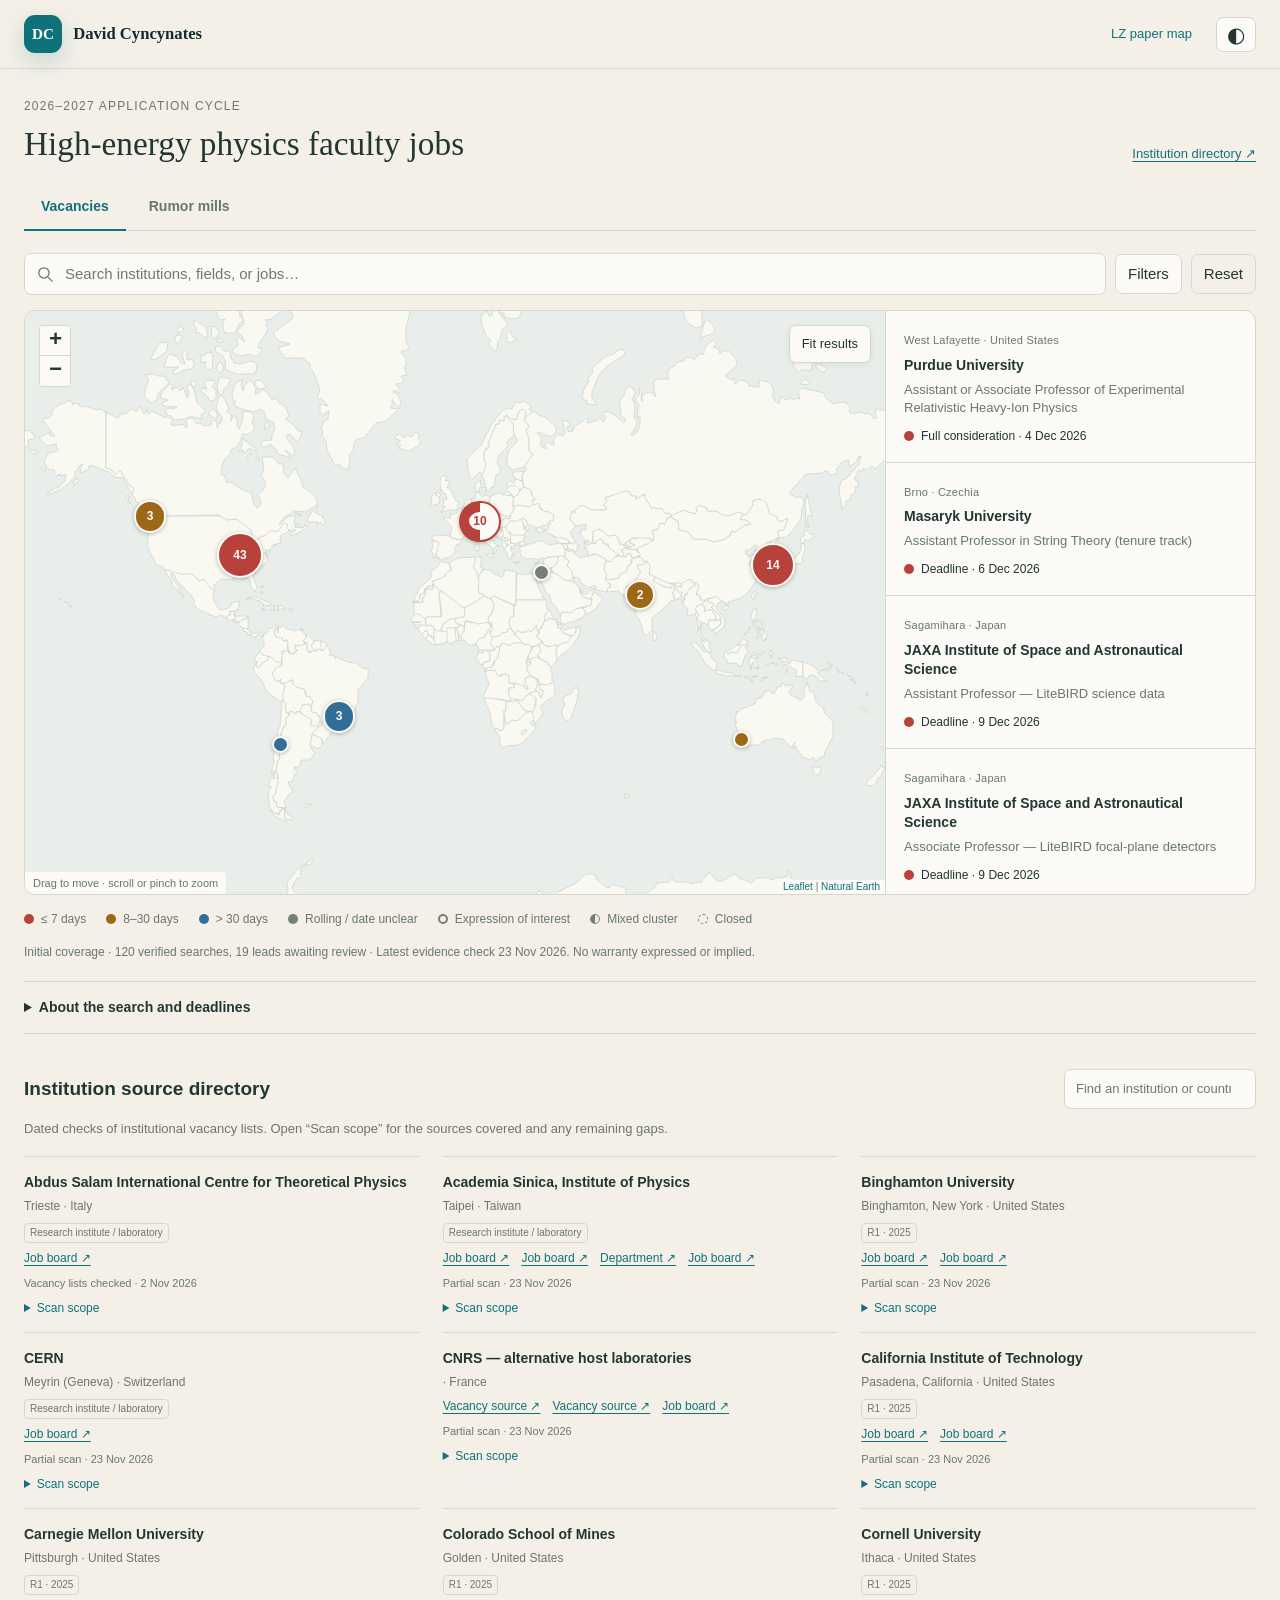
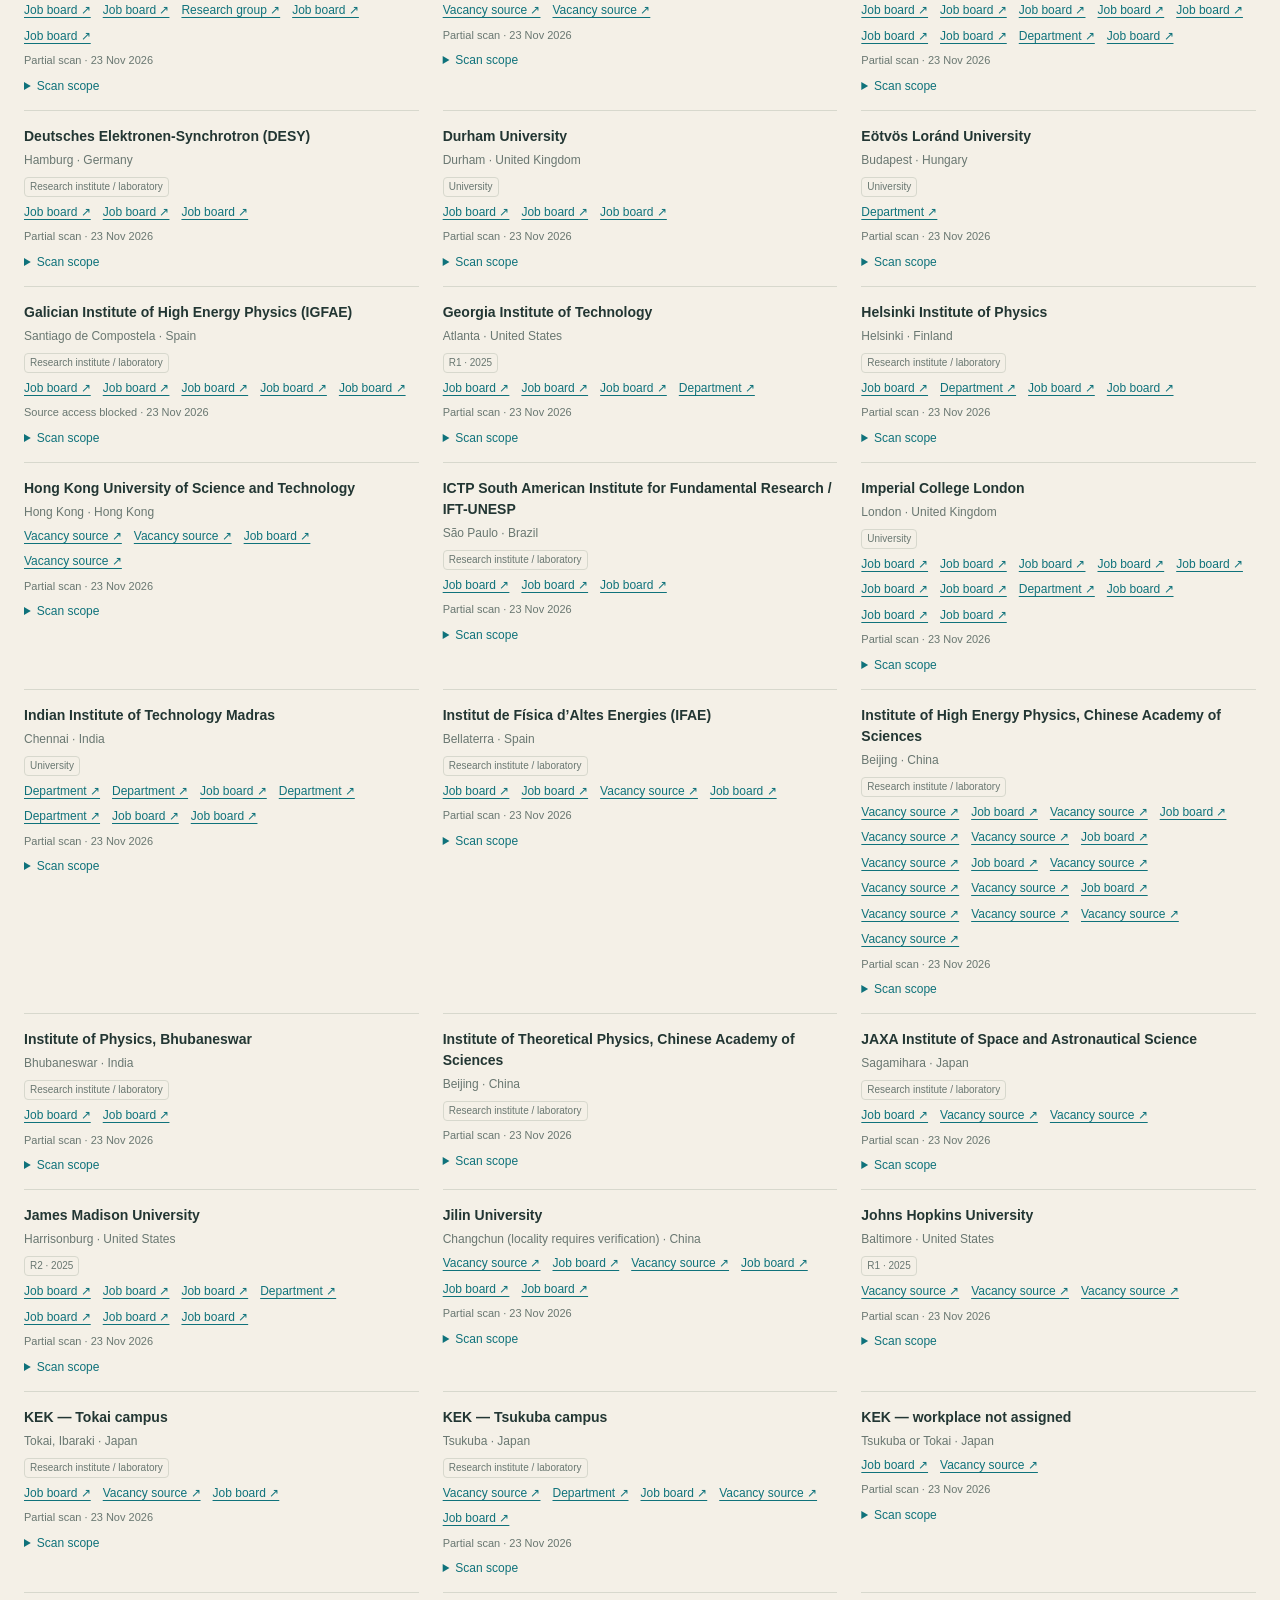
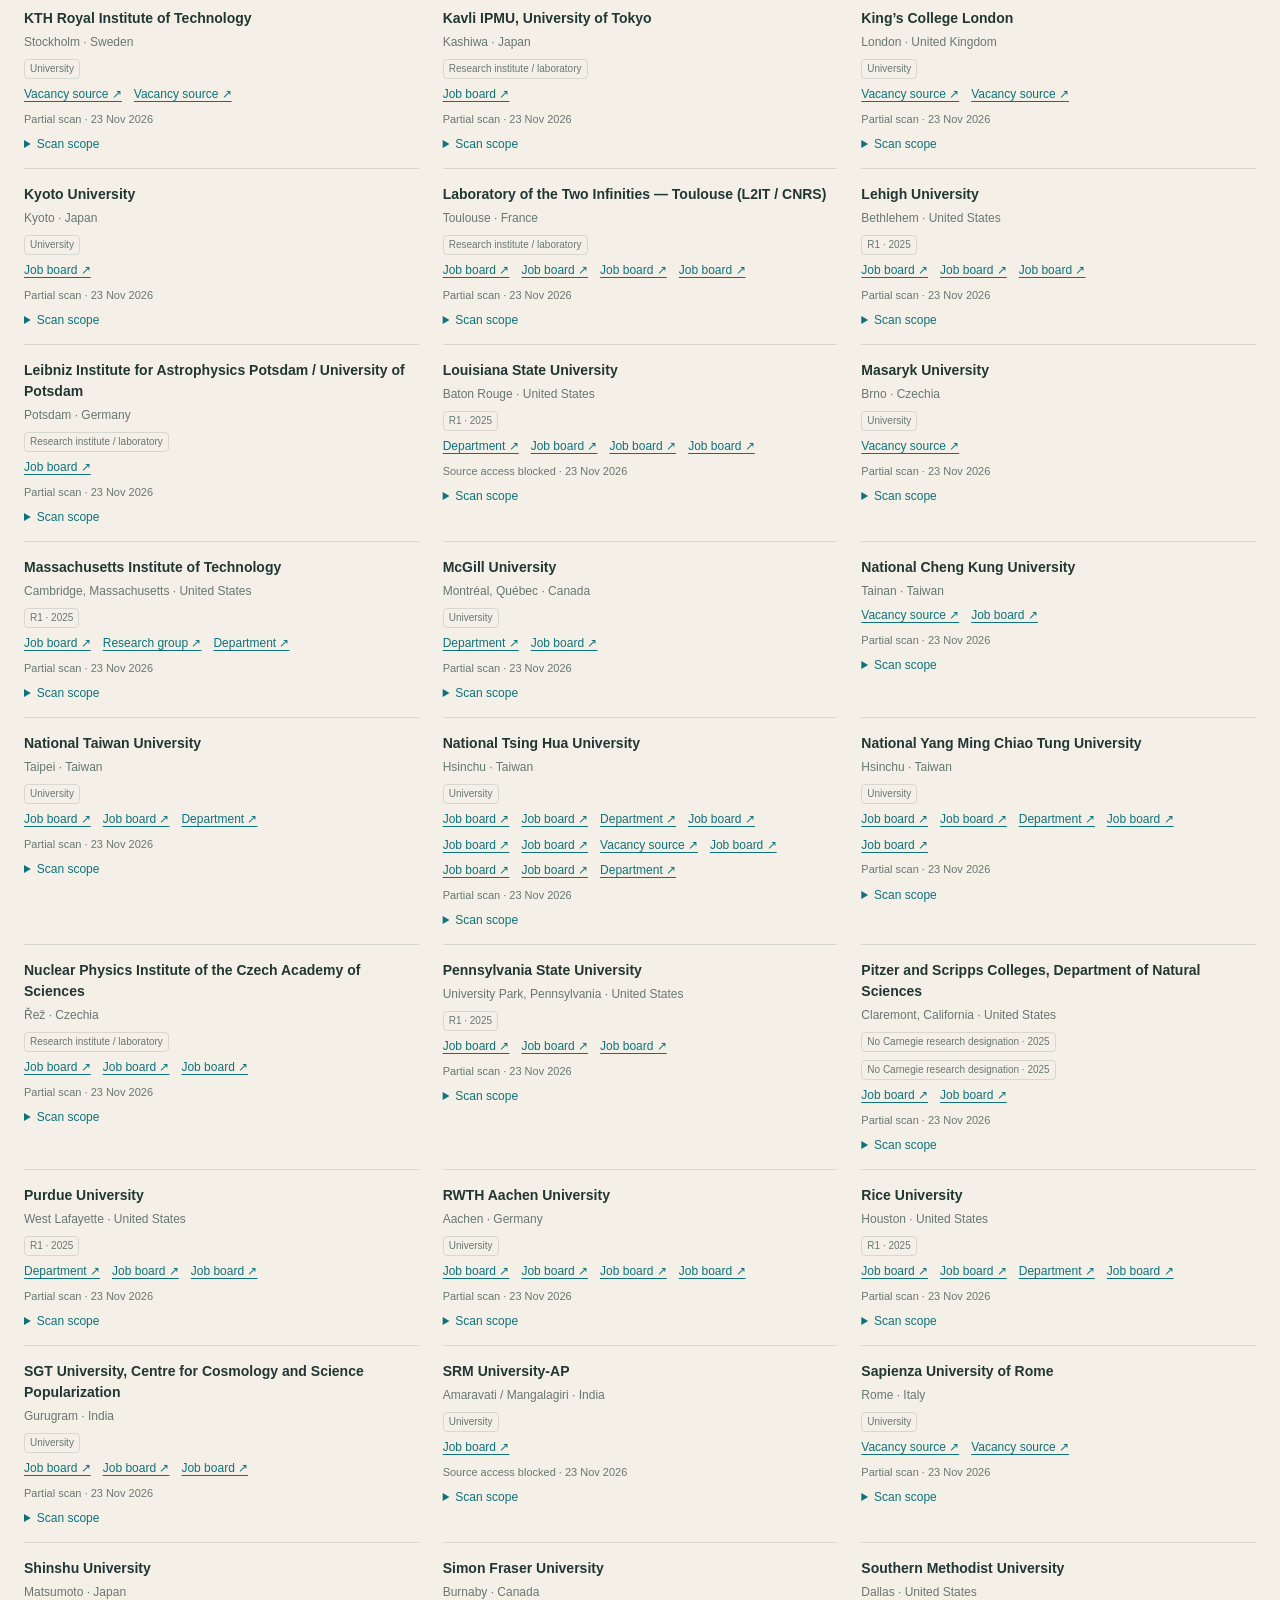
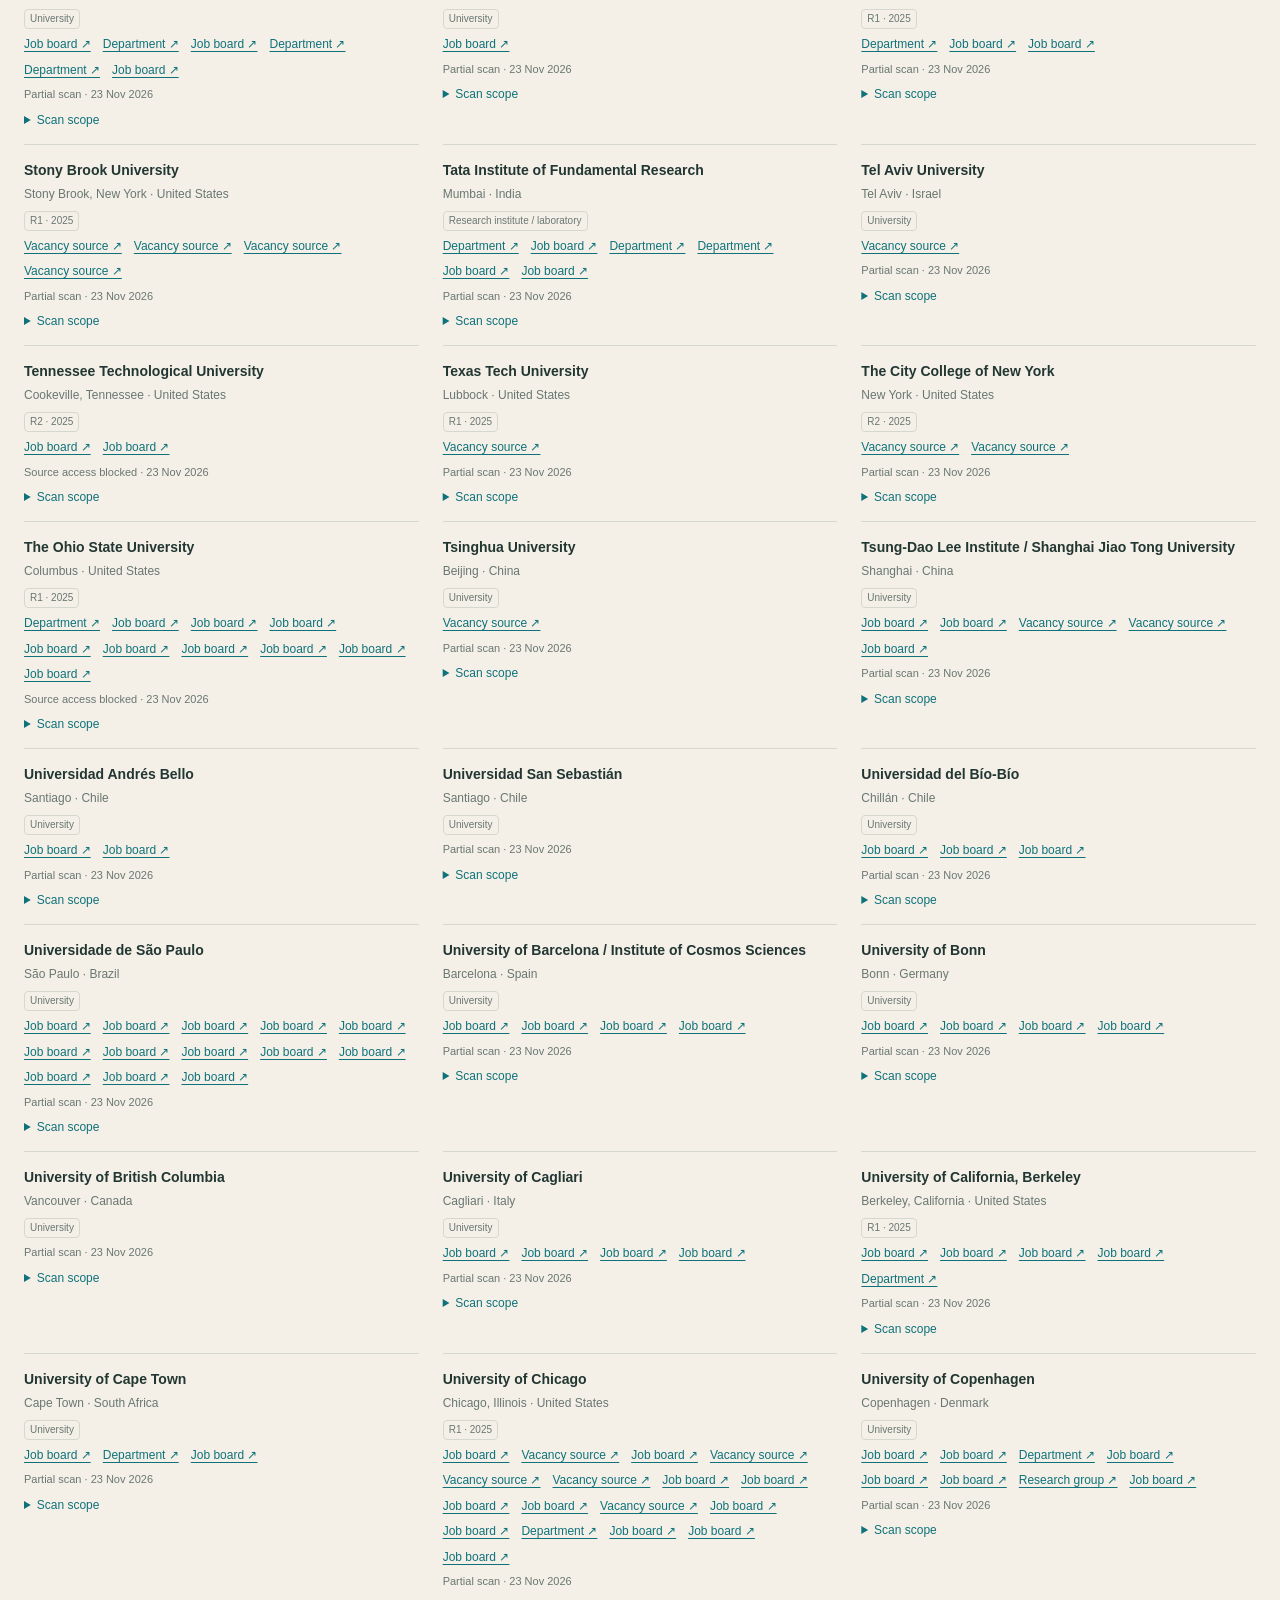
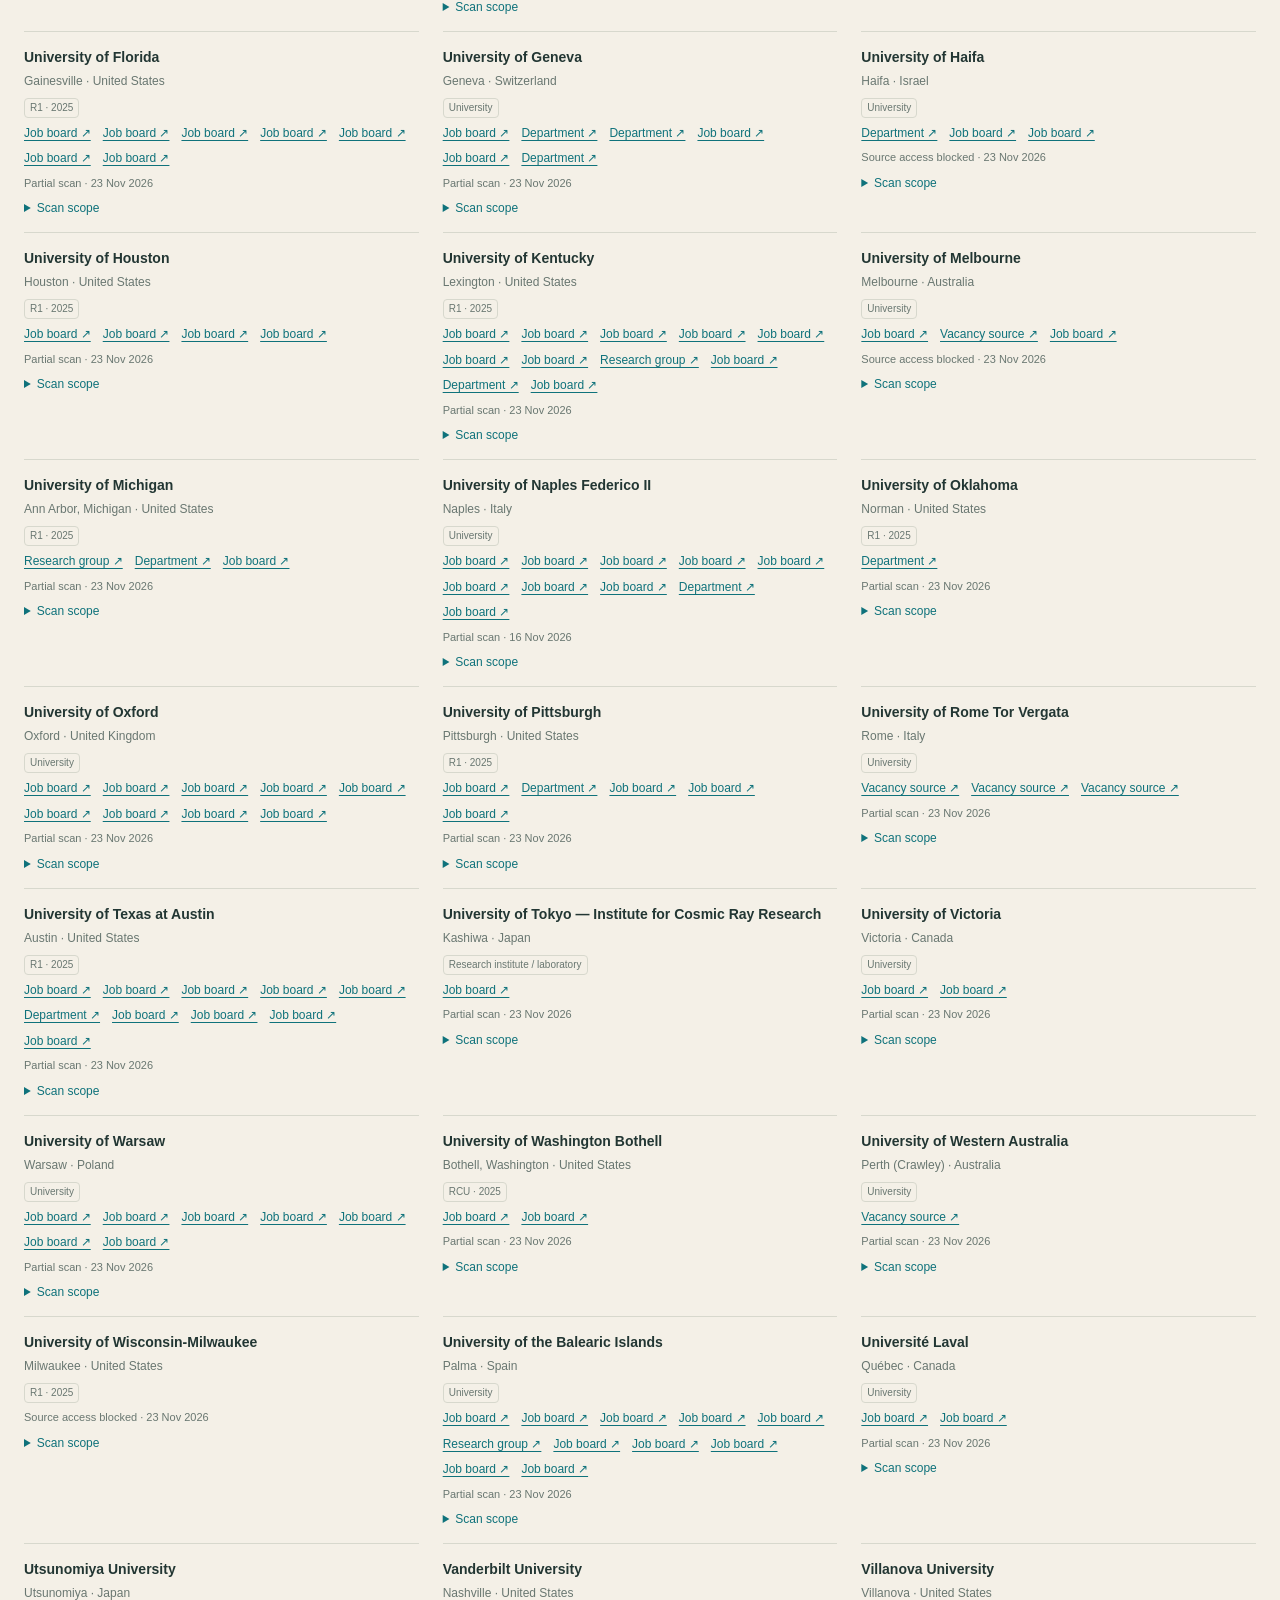
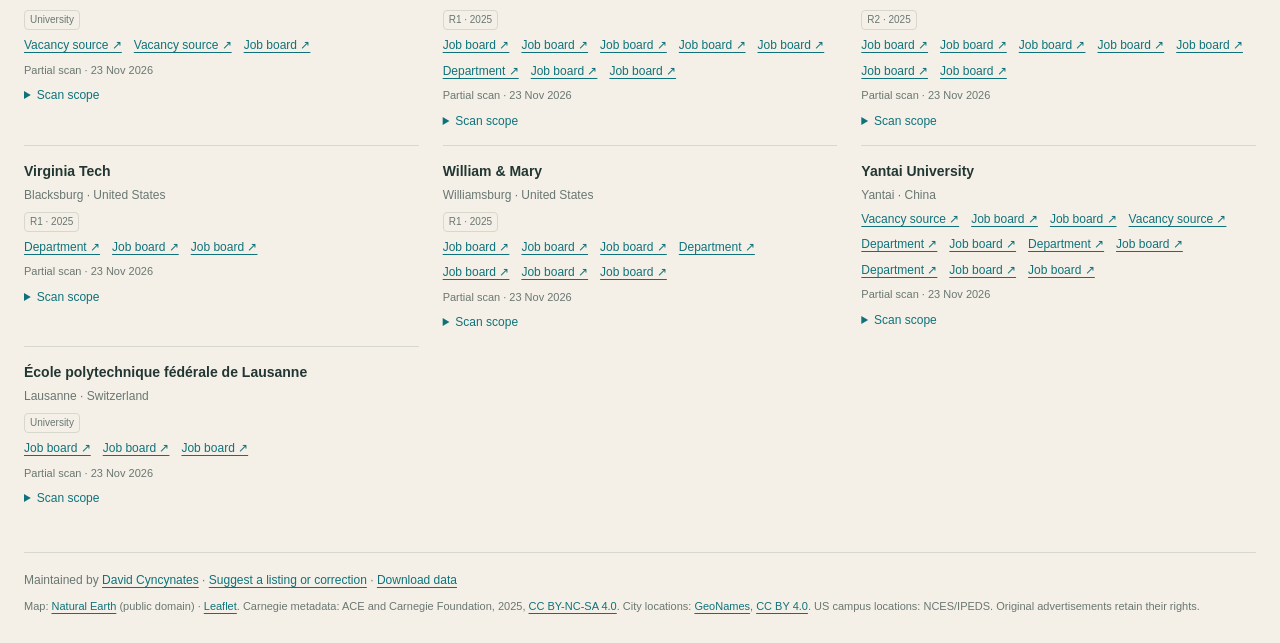
<file: hep-jobs/index.html>
<!doctype html>
<html lang="en">
<head>
<meta charset="utf-8"><meta name="viewport" content="width=device-width,initial-scale=1">
<title>HEP Faculty Job Map · 2026–2027</title>
<meta name="description" content="A world map of high-energy physics faculty searches for the 2026–2027 application cycle. Compare deadlines, research areas, and expressions of interest, with links to original advertisements.">
<link rel="icon" href="data:image/svg+xml,<svg xmlns=%22http://www.w3.org/2000/svg%22 viewBox=%220 0 100 100%22><rect width=%22100%22 height=%22100%22 rx=%2222%22 fill=%22%230f727b%22/><text x=%2250%22 y=%2265%22 text-anchor=%22middle%22 font-size=%2252%22 font-family=%22Georgia,serif%22 fill=%22white%22>DC</text></svg>">
<link rel="canonical" href="https://davidcyncynates.github.io/hep-jobs/">
<meta property="og:title" content="HEP Faculty Job Map · 2026–2027"><meta property="og:description" content="Explore faculty opportunities in high-energy physics, cosmology and adjacent fields by location and deadline."><meta property="og:type" content="website"><meta property="og:url" content="https://davidcyncynates.github.io/hep-jobs/">
<meta name="theme-color" content="#f4f0e7">
<script>try{const t=localStorage.getItem('davidcyncynates:color-theme');document.documentElement.classList.toggle('dark',t==='dark'||(!t&&matchMedia('(prefers-color-scheme: dark)').matches))}catch{}</script>
<link rel="stylesheet" href="vendor/leaflet/leaflet.css"><link rel="stylesheet" href="styles.css">
<script src="vendor/leaflet/leaflet.js" defer></script><script type="module" src="app.js"></script>
</head>
<body>
<header class="site-header"><a href="/" class="home" aria-label="David Cyncynates home"><span class="brand-mark" aria-hidden="true">DC</span><span>David Cyncynates</span></a><nav aria-label="Site"><a href="/lz-paper-map/">LZ paper map</a><button id="theme" aria-label="Switch color theme" title="Switch color theme">◐</button></nav></header>
<main>
<div class="heading"><div><p class="eyebrow">2026–2027 application cycle</p><h1>High-energy physics faculty jobs</h1></div><a href="#directory" class="directory-link">Institution directory ↗</a></div>
<nav class="view-tabs" role="tablist" aria-label="Faculty resources"><a href="#vacancies" id="tab-vacancies" role="tab" data-view="vacancies" aria-controls="vacancies" aria-selected="true">Vacancies</a><a href="#rumors" id="tab-rumors" role="tab" data-view="rumors" aria-controls="rumors" aria-selected="false" tabindex="-1">Rumor mills</a></nav>
<section id="vacancies" class="resource-view" role="tabpanel" aria-labelledby="tab-vacancies">
<form id="filters" role="search" aria-label="Filter opportunities">
<label class="search-label"><span class="sr-only">Search jobs, institutions or fields</span><svg viewBox="0 0 24 24" aria-hidden="true"><circle cx="10" cy="10" r="6.5"/><path d="m15 15 6 6"/></svg><input id="search" type="search" placeholder="Search institutions, fields, or jobs…" autocomplete="off"></label>
<button type="button" id="filter-toggle" aria-expanded="false" aria-controls="filter-options">Filters <span id="filter-count"></span></button>
<button type="reset" class="quiet" id="reset">Reset</button>
<div id="filter-options" hidden>
<label>Research area<select id="field"><option value="">All research areas</option></select></label>
<label>Country<select id="country"><option value="">All countries</option></select></label>
<label>Opportunity<select id="kind"><option value="">All opportunities</option><option value="formal-vacancy">Advertised vacancy</option><option value="expression-of-interest">Expression of interest / hosting</option></select></label>
<label>Search scope<select id="scope"><option value="">HEP and adjacent fields</option><option value="core">Explicit HEP / cosmology fit</option><option value="broad-physics">Broad physics searches</option><option value="adjacent">Adjacent fields</option></select></label>
<label>Institution profile<select id="profile"><option value="">All institutions</option><optgroup label="US · Carnegie 2025"><option value="R1">R1</option><option value="R2">R2</option><option value="RCU">Research colleges / universities</option><option value="no-designation">No research designation</option></optgroup><optgroup label="Outside the US"><option value="international-university">University</option><option value="research-institute">Research institute / laboratory</option></optgroup></select></label>
<label>Upcoming milestone<select id="due"><option value="">Any date</option><option value="7">Within 7 days</option><option value="30">Within 30 days</option><option value="none">Rolling / no future date</option></select></label>
<label class="check"><input type="checkbox" id="closed">Include closed searches</label><label class="check"><input type="checkbox" id="review">Include unverified leads</label>
</div>
</form>
<div class="workspace">
<section class="map-panel" aria-label="World map of opportunities"><div id="map" aria-label="Job locations. Drag to pan; scroll or pinch to zoom. Keyboard arrows pan; plus and minus zoom." tabindex="0"></div><button id="fit" class="map-fit" title="Show all matching jobs">Fit results</button><div class="map-caption">Drag to move · scroll or pinch to zoom</div></section>
<section class="results" aria-label="Matching opportunities"><h2 id="result-count" class="sr-only" tabindex="-1" aria-live="polite">Loading opportunities…</h2><button id="clear-region" hidden>All regions</button><div id="job-list"><p class="empty">Loading the catalog…</p></div></section>
</div>
<div class="legend" aria-label="Map legend"><span><i class="dot red"></i>≤ 7 days</span><span><i class="dot amber"></i>8–30 days</span><span><i class="dot blue"></i>&gt; 30 days</span><span><i class="dot neutral"></i>Rolling / date unclear</span><span><i class="dot outline"></i>Expression of interest</span><span><i class="dot mixed"></i>Mixed cluster</span><span><i class="dot archived"></i>Closed</span></div>
<p class="coverage" id="coverage">Coverage is preliminary. Check the original advertisement before applying.</p>
<details class="about"><summary>About the search and deadlines</summary><div class="about-grid"><div><h3>What is included</h3><p>Faculty searches and clearly labeled fellowship-hosting expressions of interest from the 2026–2027 application cycle. Explicit HEP and cosmology opportunities are distinguished from broad physics searches and adjacent astrophysics or gravity searches. A hosting offer is not a funded faculty vacancy.</p><h3>How listings are checked</h3><p>Institutional recruitment pages, department pages, national programmes and specialist job boards are used together. Listings link to their evidence and retain a last-checked date. Ambiguous dates, eligibility or cycle information remain in a separate review view. Regional gaps and inaccessible sources are retained for follow-up. A weekly refresh is scheduled for Mondays at 11:00 Europe/Rome.</p></div><div><h3>How dates work</h3><p>Hard deadlines and confirmed closures remove jobs from the default view. A passed priority or review-start date does not establish closure. Host expressions of interest and national funding deadlines are separate stages; a later national deadline cannot reopen a closed host call.</p><p>Colors refer to the next advertised local milestone, including review dates. Where a submission timezone is absent, the map retains a listing until the stated date has ended everywhere. Always check the advertisement for the exact cutoff.</p><h3>Institution profiles</h3><p>US labels use the official 2025 Carnegie research designations. International profiles describe institution type and do not claim equivalence to R1 or R2. Map coordinates identify the city or campus, not an application office.</p></div></div></details>
<section id="directory"><div class="section-heading"><h2>Institution source directory</h2><label><span class="sr-only">Search source directory</span><input type="search" id="directory-search" placeholder="Find an institution or country…"></label></div><p class="muted">Dated checks of institutional vacancy lists. Open “Scan scope” for the sources covered and any remaining gaps.</p><div id="directory-list"></div></section>
</section>
<section id="rumors" class="resource-view" role="tabpanel" aria-labelledby="tab-rumors" hidden>
<div class="rumor-intro"><h2>Faculty rumor mills</h2><p>Community reports of shortlists, offers and appointments, maintained by the linked sites.</p></div>
<div id="rumor-sources"><p class="muted" role="status">Loading regional sources…</p></div>
<p class="rumor-footnote">Coverage varies by region. Reports are unverified; vacancy dates and status on this map come from advertisements. <a href="https://github.com/DavidCyncynates/DavidCyncynates.github.io/issues/new?title=HEP%20jobs%3A%20rumor%20mill%20link" target="_blank" rel="noopener noreferrer">Suggest a source ↗</a></p>
</section>
<footer><p>Maintained by <a href="/">David Cyncynates</a> · <a href="https://github.com/DavidCyncynates/DavidCyncynates.github.io/issues/new?title=HEP%20jobs%3A%20listing%20or%20correction">Suggest a listing or correction</a> · <a href="data/catalog.json">Download data</a></p><p>Map: <a href="https://www.naturalearthdata.com/about/terms-of-use/">Natural Earth</a> (public domain) · <a href="https://leafletjs.com/">Leaflet</a>. Carnegie metadata: ACE and Carnegie Foundation, 2025, <a href="https://creativecommons.org/licenses/by-nc-sa/4.0/">CC BY-NC-SA 4.0</a>. City locations: <a href="https://www.geonames.org/">GeoNames</a>, <a href="https://creativecommons.org/licenses/by/4.0/">CC BY 4.0</a>. US campus locations: NCES/IPEDS. Original advertisements retain their rights.</p></footer>
</main>
<dialog id="detail" aria-labelledby="detail-title"><button id="close-detail" class="close" aria-label="Close job details">×</button><div id="detail-body"></div></dialog>
<noscript><p>This interactive map requires JavaScript. <a href="catalog.html">Read the source-linked catalog instead.</a></p></noscript>
</body></html>
</file>
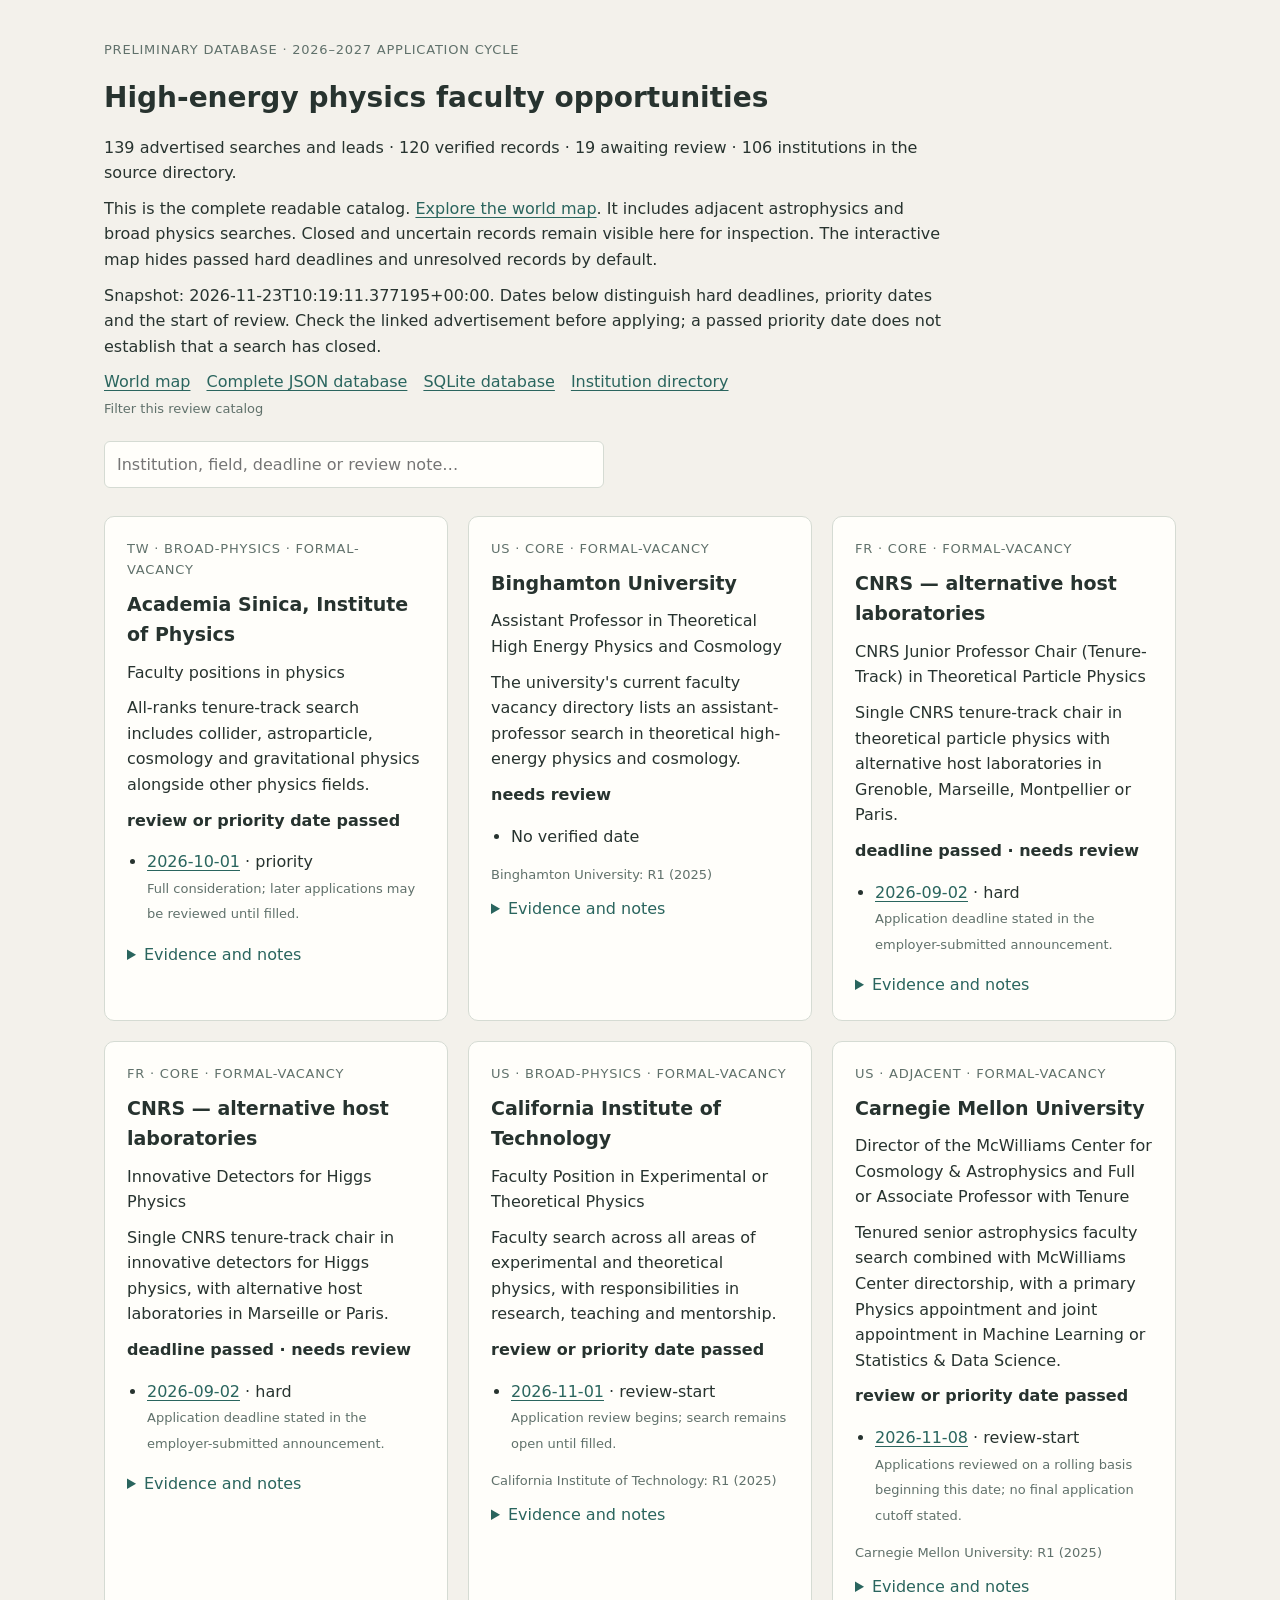
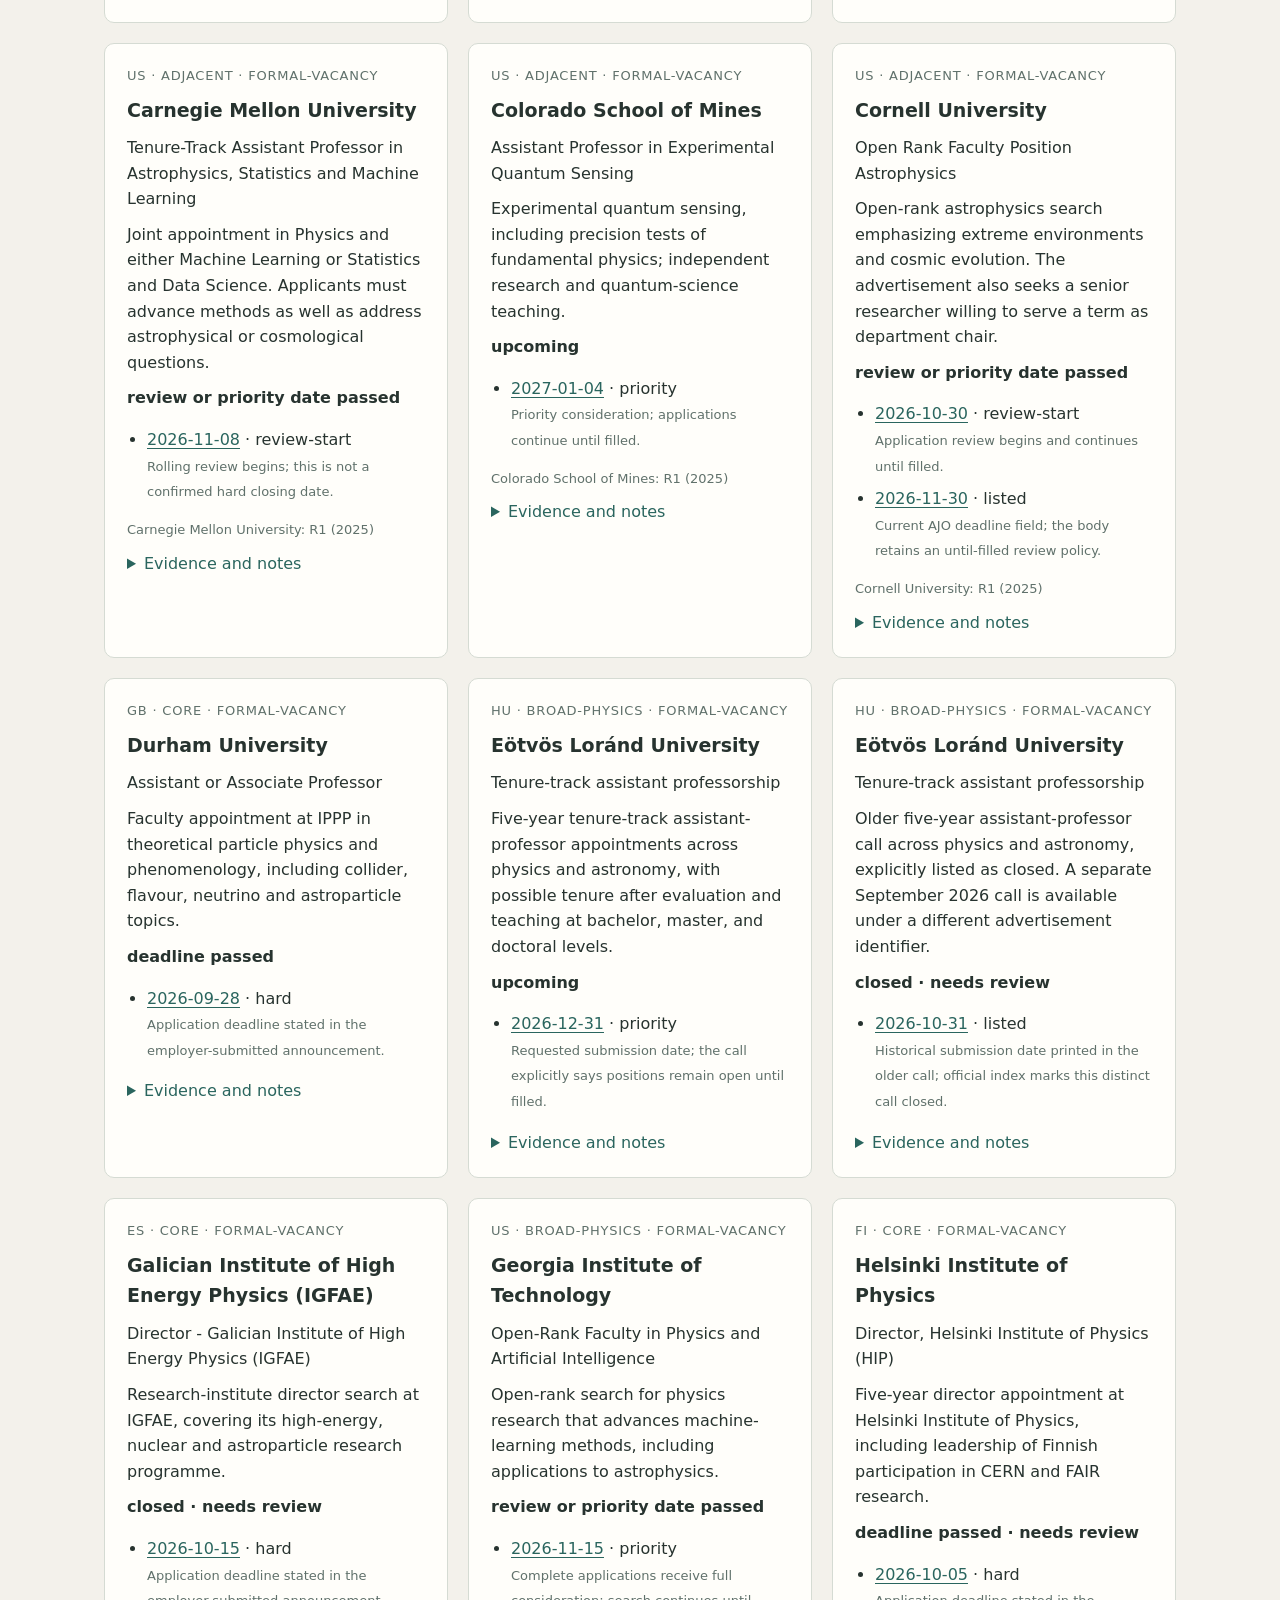
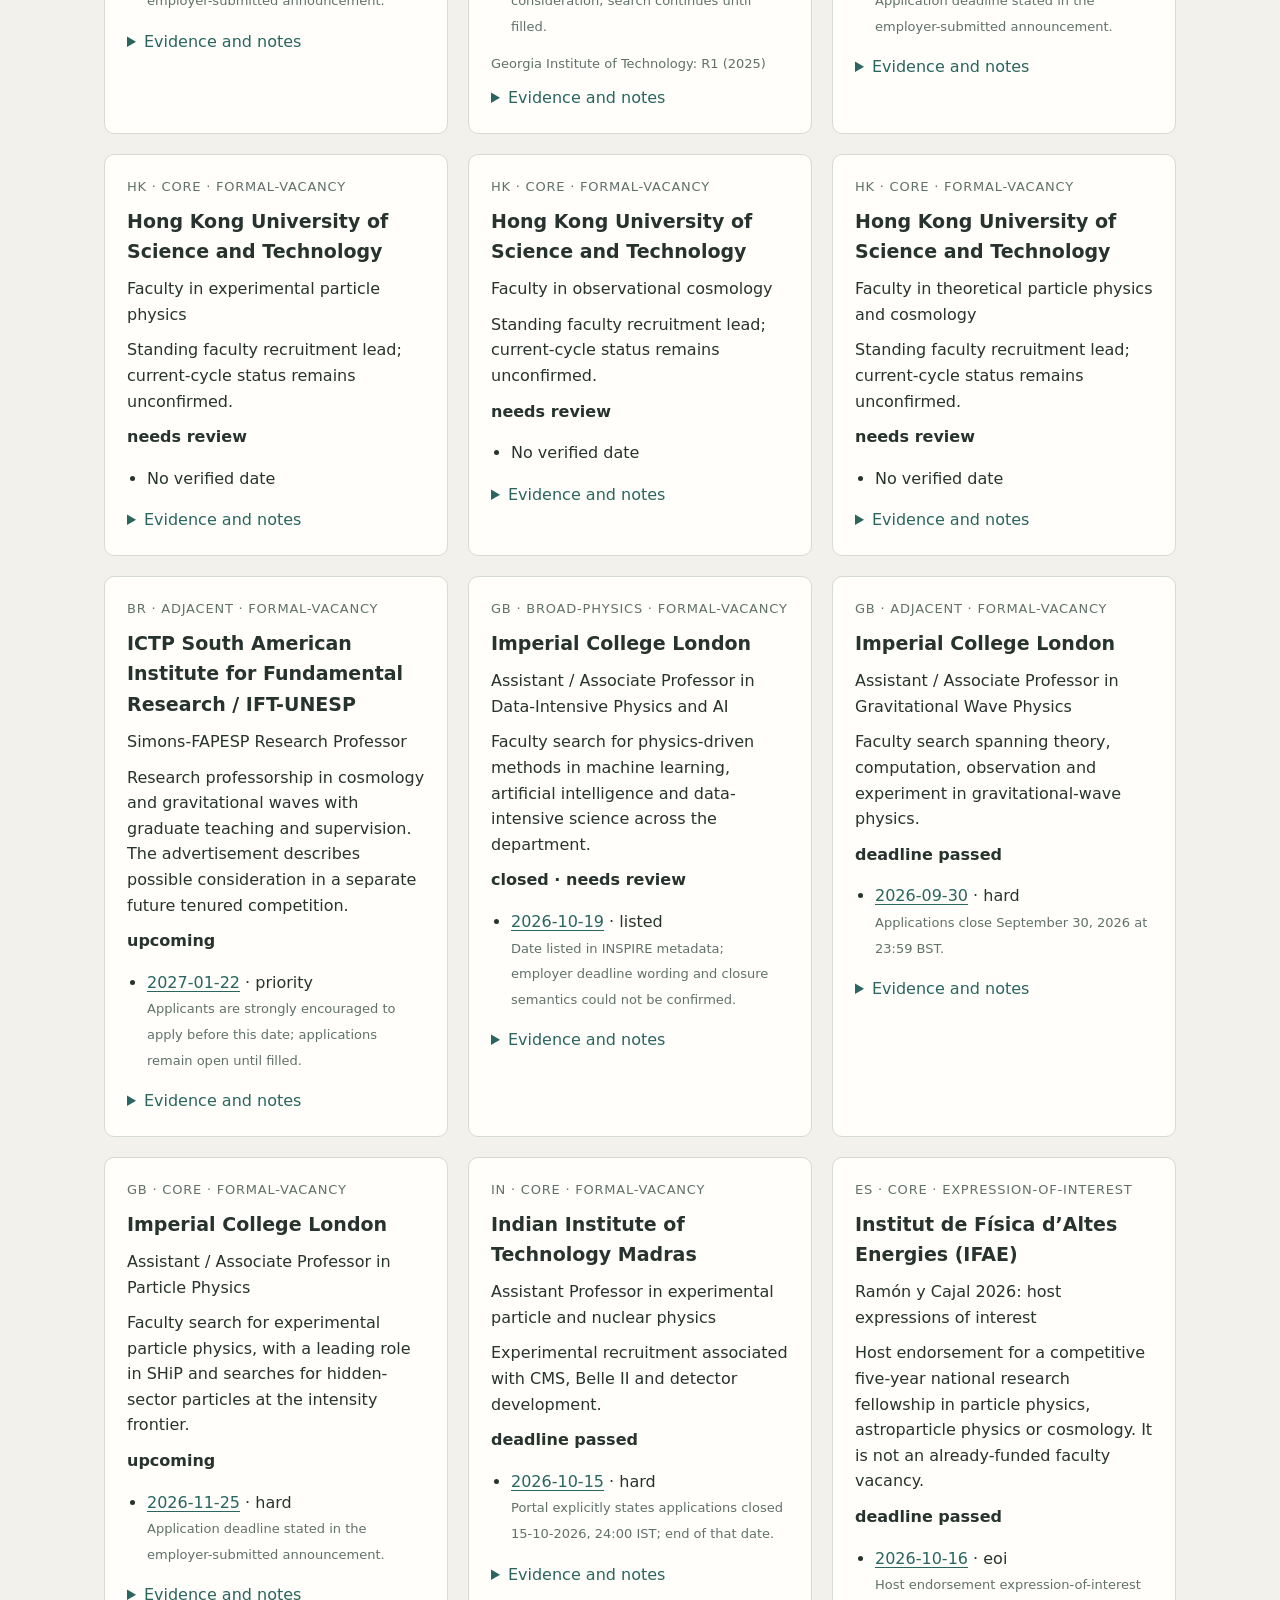
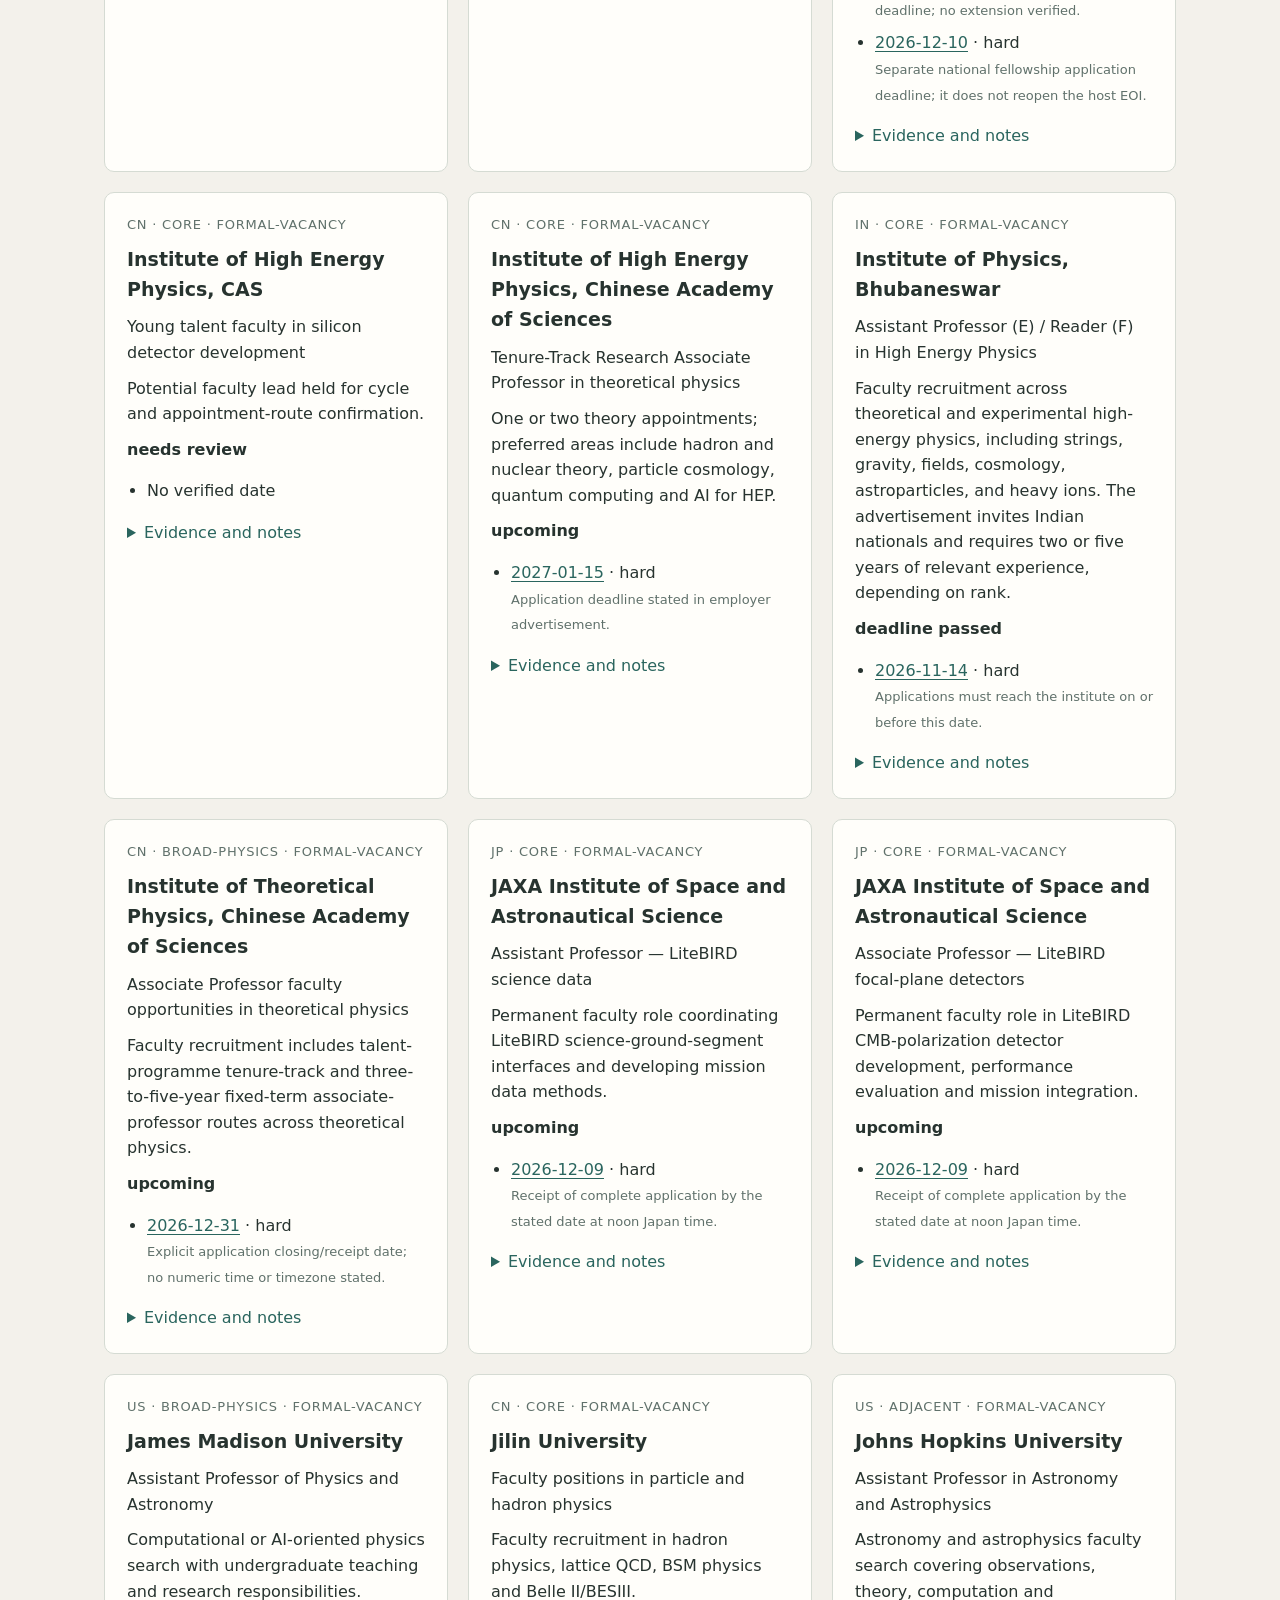
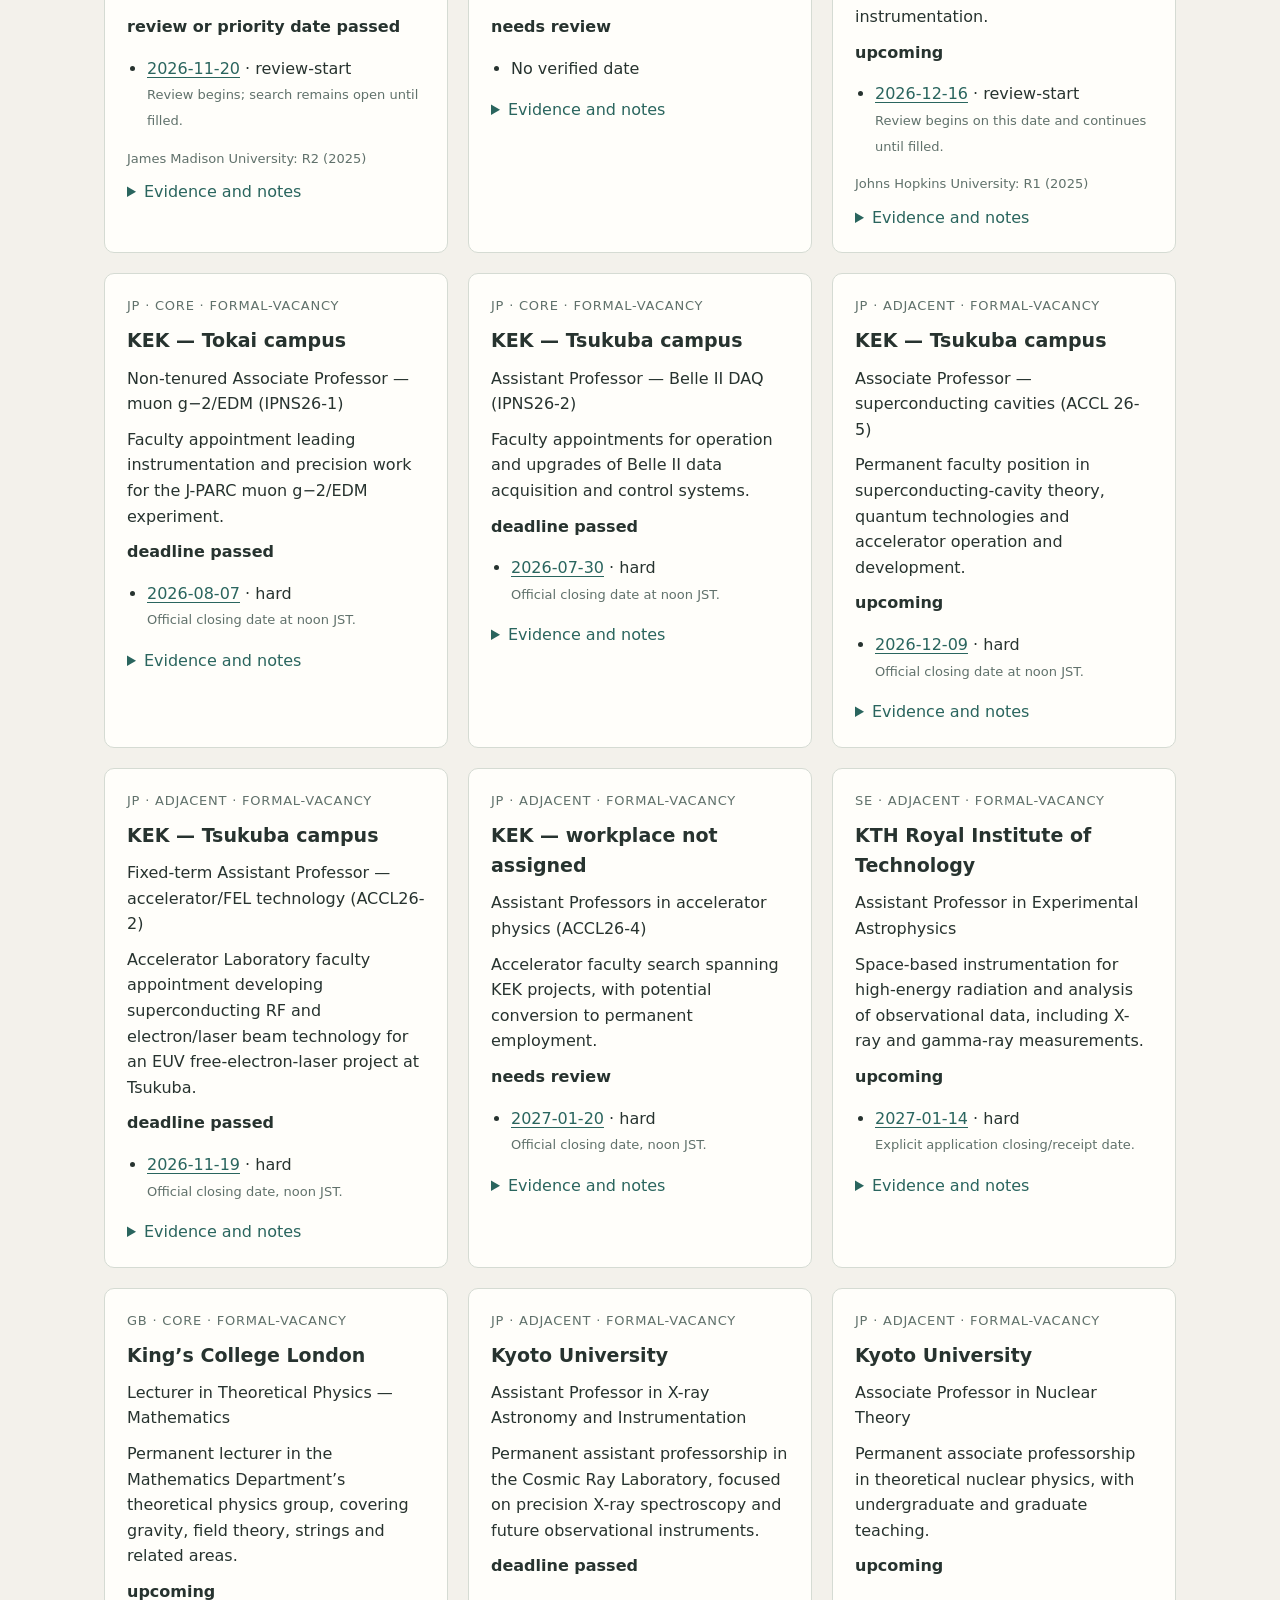
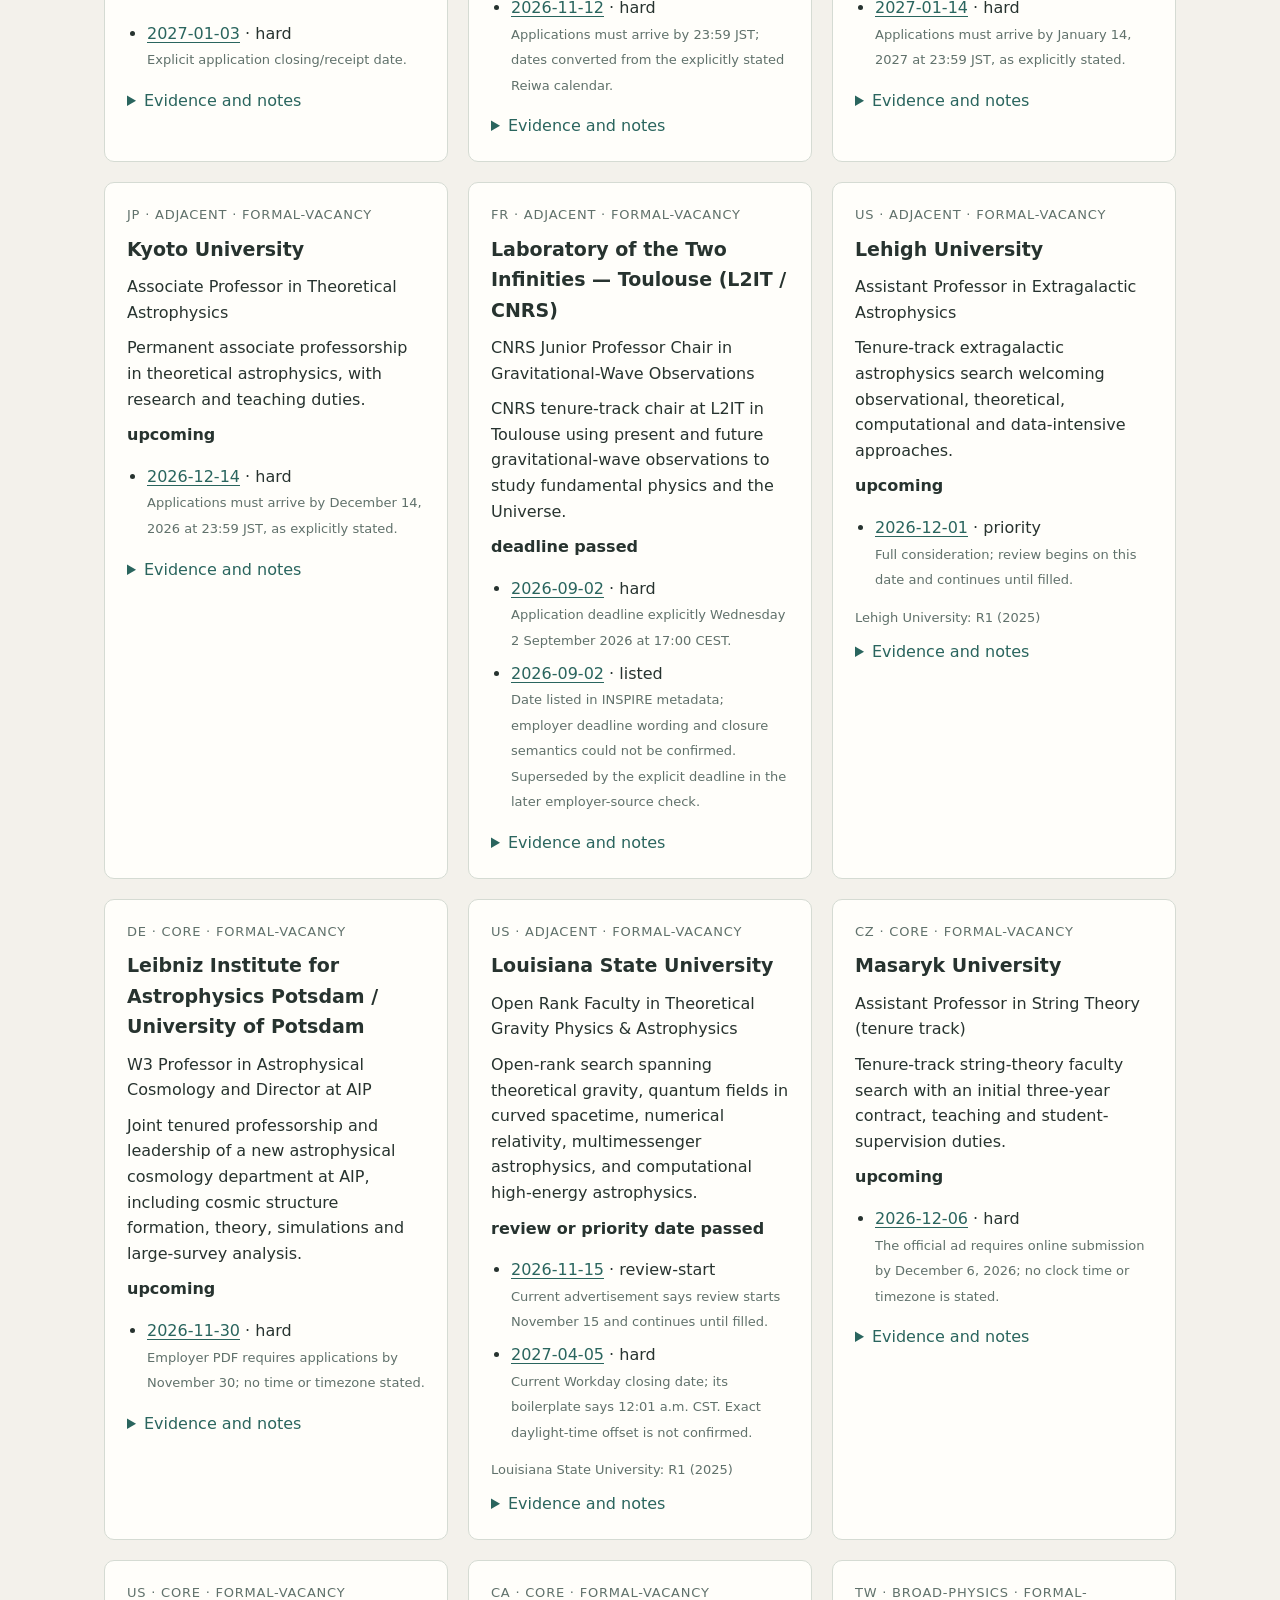
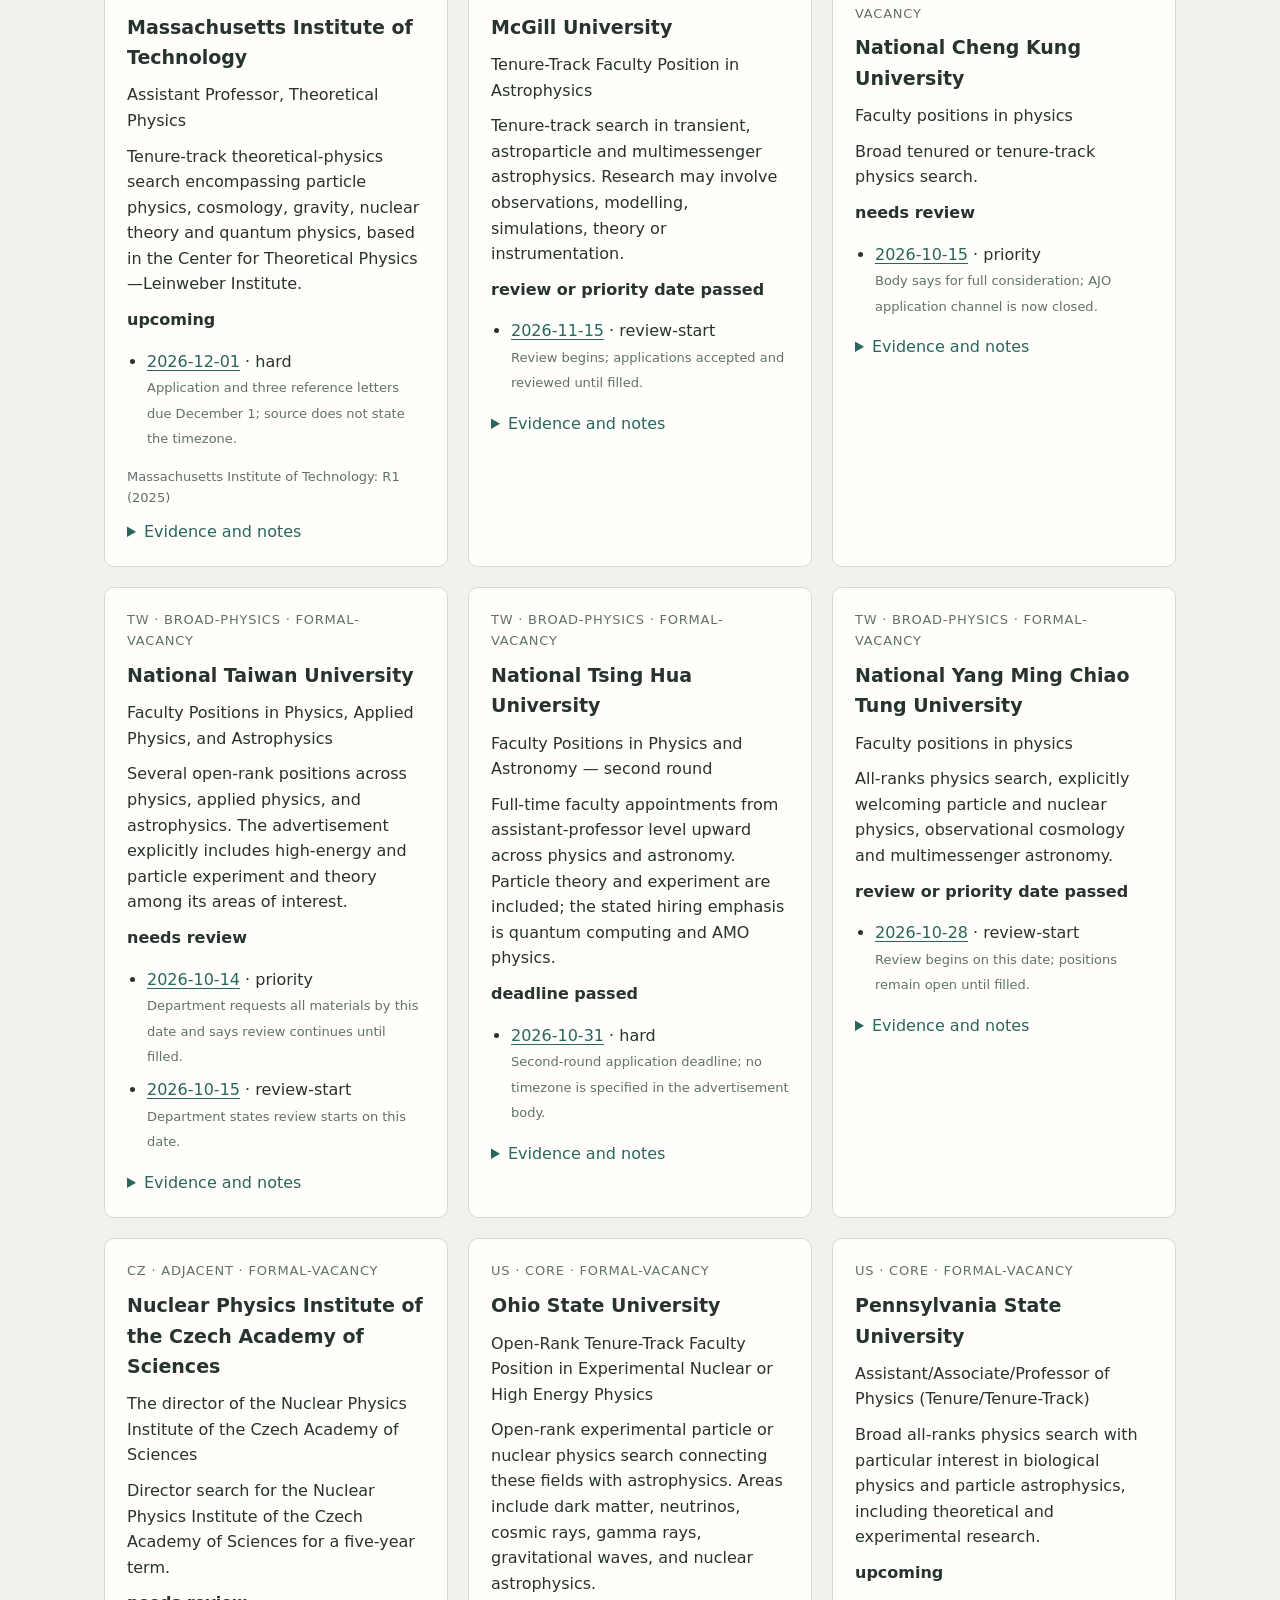
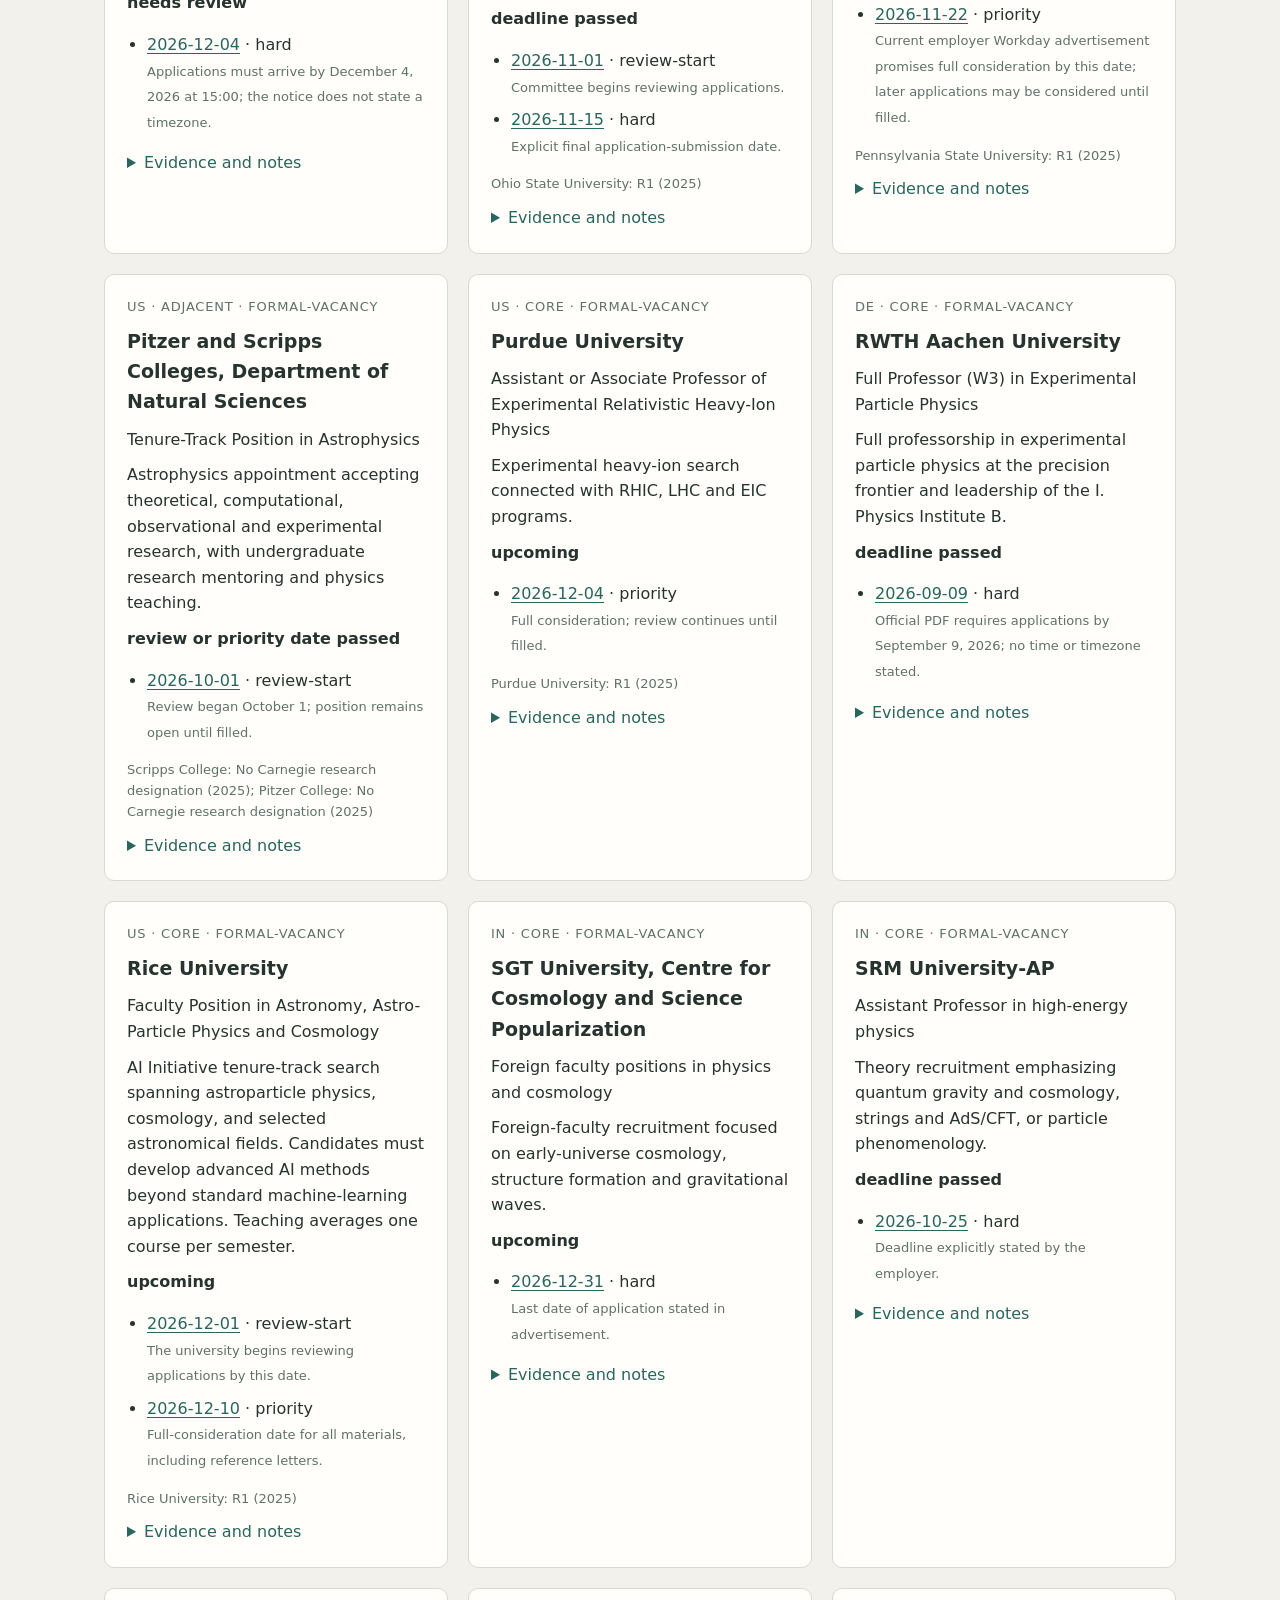
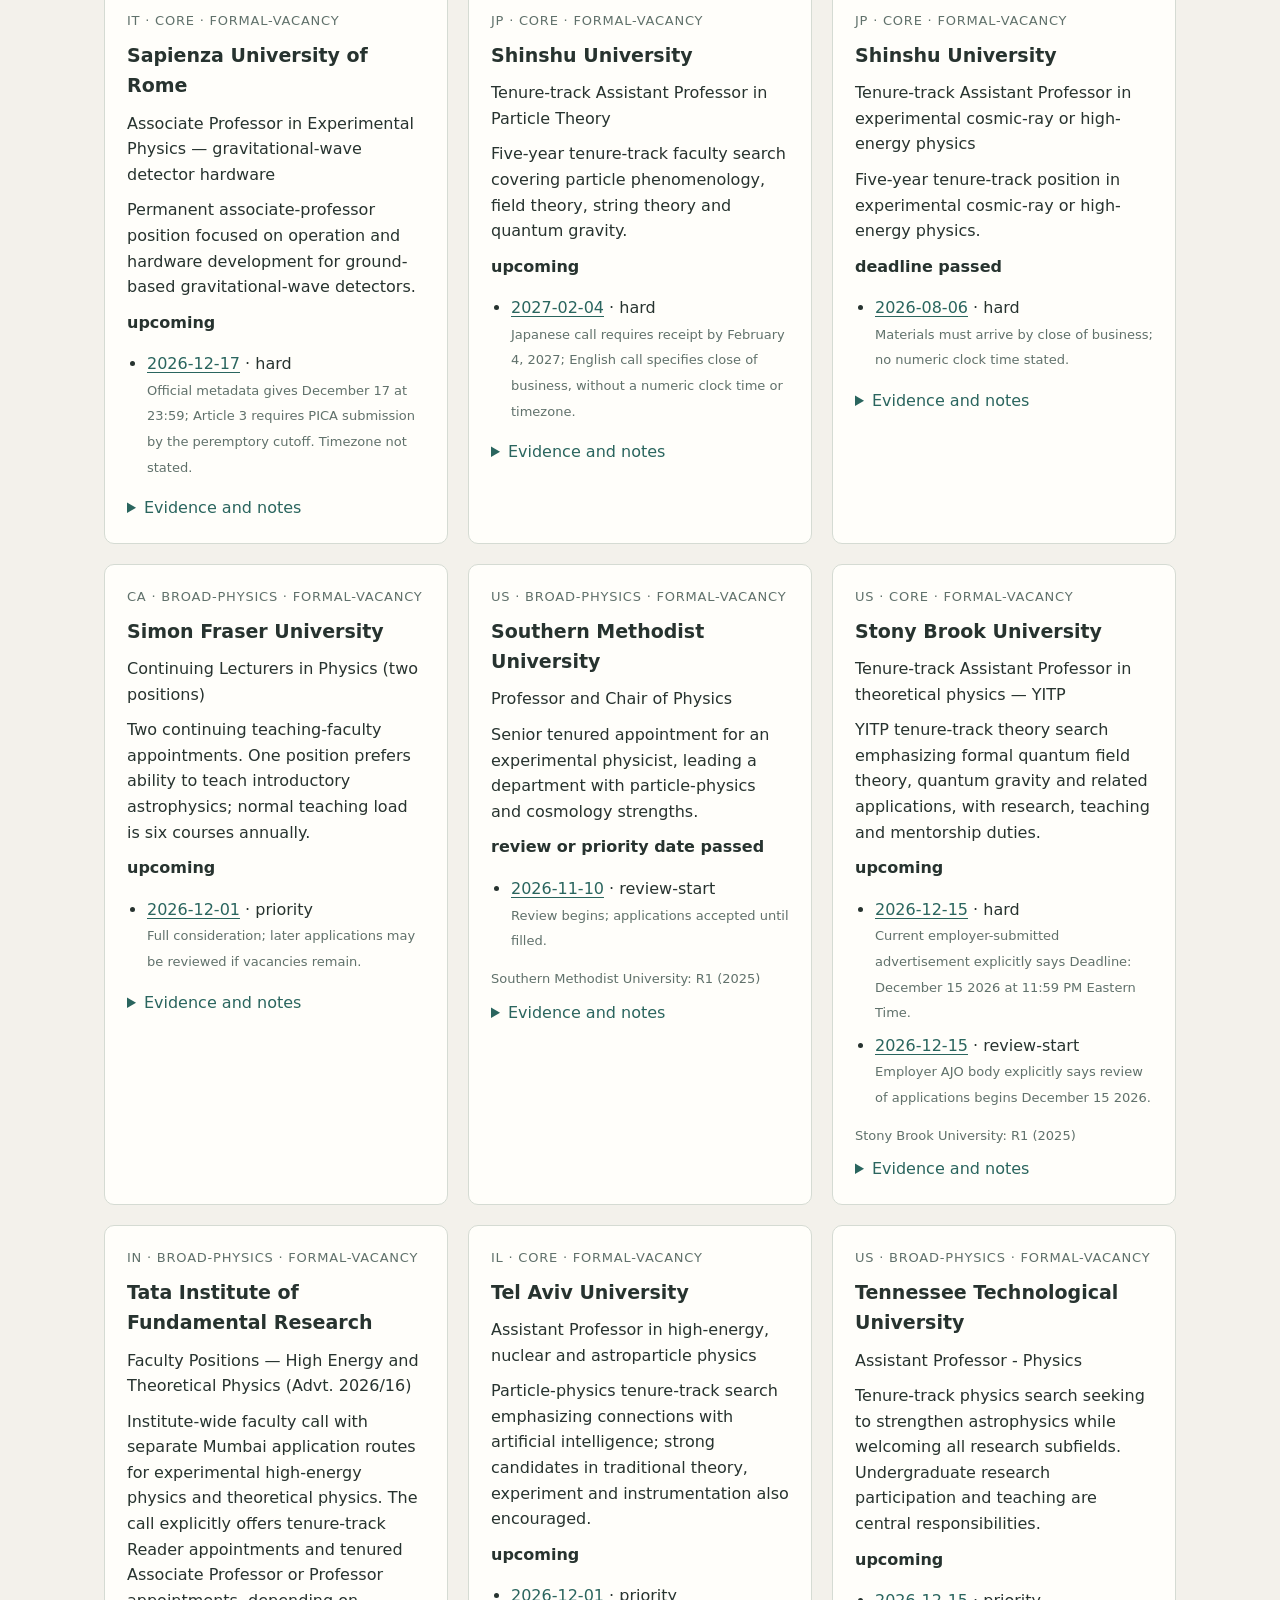
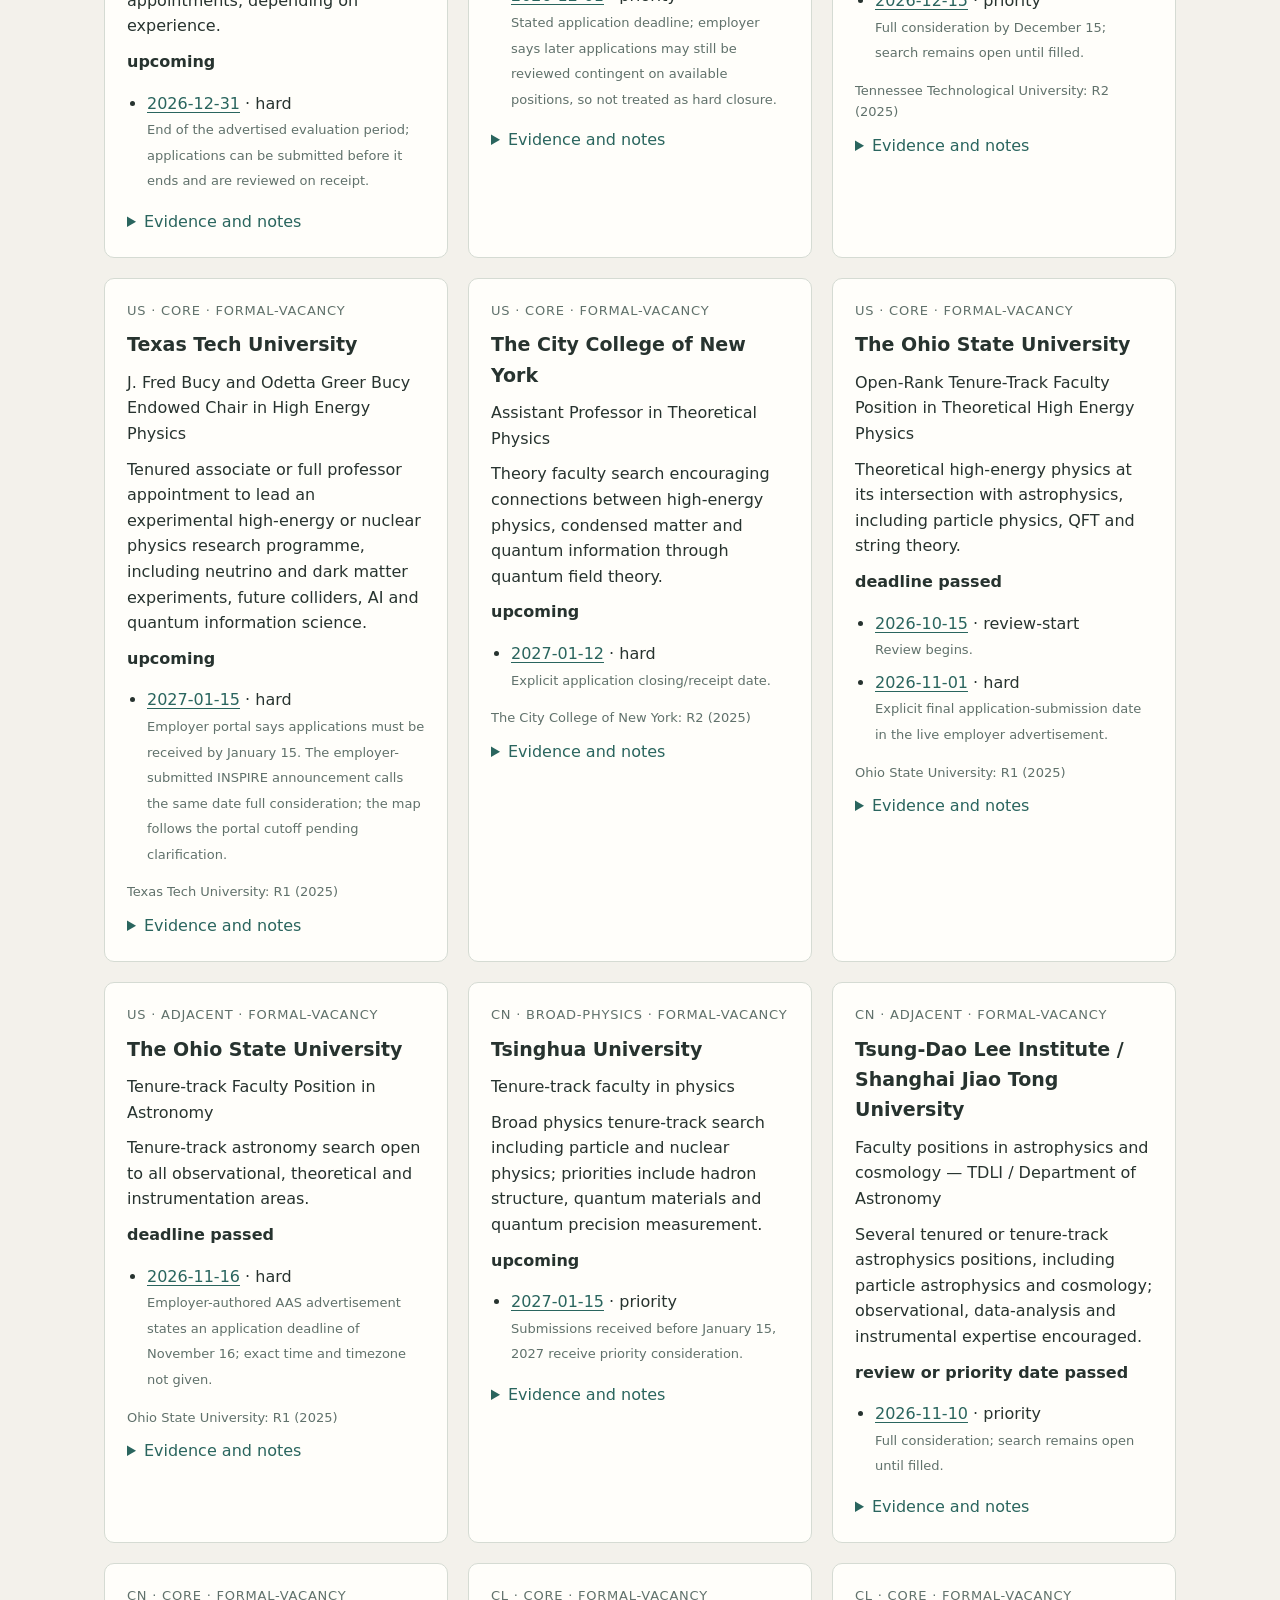
<file: hep-jobs/catalog.html>
<!doctype html><html lang="en"><meta charset="utf-8"><meta name="viewport" content="width=device-width,initial-scale=1"><title>HEP faculty catalog · 2026–27 seed</title><style>
      :root{color-scheme:light dark;--bg:#f3f1eb;--ink:#27332f;--muted:#60716b;--line:#d5dbd3;--card:#fffefa;--accent:#2a655e}*{box-sizing:border-box}body{margin:0;background:var(--bg);color:var(--ink);font:16px/1.6 system-ui,sans-serif}main{max-width:1120px;margin:auto;padding:40px 24px}h1{font-size:28px;font-weight:600;line-height:1.3}h2{font-size:19px;margin:8px 0}a{color:var(--accent);text-underline-offset:3px}p{margin:10px 0}.intro{max-width:850px}.small,.label,li span{font-size:13px;color:var(--muted)}.label{text-transform:uppercase;letter-spacing:.06em}.state{font-weight:600}.title{font-weight:500}.grid{display:grid;grid-template-columns:repeat(auto-fit,minmax(min(100%,330px),1fr));gap:20px;margin-top:28px}article{background:var(--card);padding:22px;border:1px solid var(--line);border-radius:10px}article ul{padding-left:20px}li{margin:8px 0}summary{cursor:pointer;color:var(--accent)}table{border-collapse:collapse;width:100%;margin:20px 0}td,th{padding:12px;text-align:left;border-bottom:1px solid var(--line);vertical-align:top}nav{display:flex;gap:16px;flex-wrap:wrap}input{font:inherit;padding:10px 12px;border:1px solid var(--line);border-radius:6px;background:var(--card);color:var(--ink);width:min(100%,500px);margin-top:20px}footer{margin-top:32px;border-top:1px solid var(--line);padding-top:20px}@media(prefers-color-scheme:dark){:root{--bg:#232221;--ink:#e4e3de;--muted:#aaa9a1;--line:#454641;--card:#2c2c29;--accent:#a8c8bd}}
      </style><main><div class="label">Preliminary database · 2026–2027 application cycle</div><h1>High-energy physics faculty opportunities</h1><div class="intro"><p>139 advertised searches and leads · 120 verified records · 19 awaiting review · 106 institutions in the source directory.</p><p>This is the complete readable catalog. <a href="./">Explore the world map</a>. It includes adjacent astrophysics and broad physics searches. Closed and uncertain records remain visible here for inspection. The interactive map hides passed hard deadlines and unresolved records by default.</p><p>Snapshot: 2026-11-23T10:19:11.377195+00:00. Dates below distinguish hard deadlines, priority dates and the start of review. Check the linked advertisement before applying; a passed priority date does not establish that a search has closed.</p><nav><a href="./">World map</a><a href="data/catalog.json">Complete JSON database</a><a href="data/catalog.sqlite">SQLite database</a><a href="#directory">Institution directory</a></nav><label for="search" class="small">Filter this review catalog</label><br><input id="search" type="search" placeholder="Institution, field, deadline or review note…"></div><div class="grid"><article data-status="checked"><div class="label">TW · broad-physics · formal-vacancy</div><h2>Academia Sinica, Institute of Physics</h2><p class="title">Faculty positions in physics</p><p>All-ranks tenure-track search includes collider, astroparticle, cosmology and gravitational physics alongside other physics fields.</p><p class="state">review or priority date passed</p><ul><li><a href="https://academicjobsonline.org/ajo/jobs/32236">2026-10-01</a> · priority<br><span>Full consideration; later applications may be reviewed until filled.</span></li></ul><p class="small"></p><details><summary>Evidence and notes</summary><p><a href="https://academicjobsonline.org/ajo/jobs/32236">Source 1</a></p><p>2026 faculty call has October 1, 2026 full-consideration date and expected September 1, 2027 start.</p><ul><li>Consolidates the broad and HEP-theory INSPIRE advertisements that link to this same AJO call.</li><li>Do not interpret the passed priority date or INSPIRE closed flag as proof that this employer call has closed.</li></ul><p>Last checked: 2026-10-28</p></details></article><article data-status="review"><div class="label">US · core · formal-vacancy</div><h2>Binghamton University</h2><p class="title">Assistant Professor in Theoretical High Energy Physics and Cosmology</p><p>The university&#x27;s current faculty vacancy directory lists an assistant-professor search in theoretical high-energy physics and cosmology.</p><p class="state">needs review</p><ul><li>No verified date</li></ul><p class="small">Binghamton University: R1 (2025)</p><details><summary>Evidence and notes</summary><p><a href="https://www.binghamton.edu/academics/provost/faculty-resources/employment.html">Source 1</a> · <a href="https://binghamton.interviewexchange.com/jobofferdetails.jsp?JOBID=204910">Source 2</a></p><p>Current official faculty vacancy directory lists this search; exact advertisement and cycle details require rechecking.</p><ul><li>The official faculty vacancy directory, updated October 21, 2026, links this specific HEP/cosmology search.</li><li>Direct retrieval of the linked detailed advertisement returned HTTP 403 again on October 28.</li><li>Deadline, appointment start, and complete cycle evidence remain unverified; third-party repost dates have not been promoted.</li></ul><p>Last checked: 2026-10-28</p></details></article><article data-status="review"><div class="label">FR · core · formal-vacancy</div><h2>CNRS — alternative host laboratories</h2><p class="title">CNRS Junior Professor Chair (Tenure-Track) in Theoretical Particle Physics</p><p>Single CNRS tenure-track chair in theoretical particle physics with alternative host laboratories in Grenoble, Marseille, Montpellier or Paris.</p><p class="state">deadline passed · needs review</p><ul><li><a href="https://inspirehep.net/api/jobs/3183112">2026-09-02</a> · hard<br><span>Application deadline stated in the employer-submitted announcement.</span></li></ul><p class="small"></p><details><summary>Evidence and notes</summary><p><a href="https://inspirehep.net/jobs/3183112">Source 1</a> · <a href="https://inspirehep.net/api/jobs/3183112">Source 2</a> · <a href="https://emploi.cnrs.fr/Offres/CPJ/CPJ-2026-003/Default.aspx?lang=EN">Source 3</a></p><p>Employer-submitted announcement posted 2026-07-26 with 2026-09-02 application milestone.</p><ul><li>CPJ-2026-003 is one national competition, not four independent jobs.</li><li>Related employer posts 3183103, 3182161 and 3181703 refer to the same call and should be deduplicated.</li><li>Needs a multi-location representation or a clearly labeled non-map record; no host city or coordinates are guessed.</li></ul><p>Last checked: 2026-10-28</p></details></article><article data-status="review"><div class="label">FR · core · formal-vacancy</div><h2>CNRS — alternative host laboratories</h2><p class="title">Innovative Detectors for Higgs Physics</p><p>Single CNRS tenure-track chair in innovative detectors for Higgs physics, with alternative host laboratories in Marseille or Paris.</p><p class="state">deadline passed · needs review</p><ul><li><a href="https://inspirehep.net/api/jobs/3181705">2026-09-02</a> · hard<br><span>Application deadline stated in the employer-submitted announcement.</span></li></ul><p class="small"></p><details><summary>Evidence and notes</summary><p><a href="https://inspirehep.net/jobs/3181705">Source 1</a> · <a href="https://inspirehep.net/api/jobs/3181705">Source 2</a> · <a href="https://emploi.cnrs.fr/Offres/CPJ/CPJ-2026-037/Default.aspx?lang=EN">Source 3</a></p><p>Employer-submitted announcement posted 2026-07-20 with 2026-09-02 application milestone.</p><ul><li>Employer reference CPJ-2026-037.</li><li>Alternative hosts are CPPM Marseille and LPNHE Paris; one competition, not two jobs.</li><li>The advertised 17:00 cutoff has no explicit timezone in the retrieved text.</li><li>Needs a multi-location representation or a clearly labeled non-map record; no host city or coordinates are guessed.</li></ul><p>Last checked: 2026-10-28</p></details></article><article data-status="checked"><div class="label">US · broad-physics · formal-vacancy</div><h2>California Institute of Technology</h2><p class="title">Faculty Position in Experimental or Theoretical Physics</p><p>Faculty search across all areas of experimental and theoretical physics, with responsibilities in research, teaching and mentorship.</p><p class="state">review or priority date passed</p><ul><li><a href="https://applications.caltech.edu/jobs/physics">2026-11-01</a> · review-start<br><span>Application review begins; search remains open until filled.</span></li></ul><p class="small">California Institute of Technology: R1 (2025)</p><details><summary>Evidence and notes</summary><p><a href="https://applications.caltech.edu/jobs/physics">Source 1</a></p><p>The current faculty advertisement begins application review on November 1, 2026.</p><ul><li>The advertisement is not restricted to particle theory.</li><li>No appointment start date or specific rank is stated.</li></ul><p>Last checked: 2026-10-28</p></details></article><article data-status="checked"><div class="label">US · adjacent · formal-vacancy</div><h2>Carnegie Mellon University</h2><p class="title">Director of the McWilliams Center for Cosmology &amp; Astrophysics and Full or Associate Professor with Tenure</p><p>Tenured senior astrophysics faculty search combined with McWilliams Center directorship, with a primary Physics appointment and joint appointment in Machine Learning or Statistics &amp; Data Science.</p><p class="state">review or priority date passed</p><ul><li><a href="https://aas.org/jobregister/ad/a5ed92fc">2026-11-08</a> · review-start<br><span>Applications reviewed on a rolling basis beginning this date; no final application cutoff stated.</span></li></ul><p class="small">Carnegie Mellon University: R1 (2025)</p><details><summary>Evidence and notes</summary><p><a href="https://aas.org/jobregister/ad/a5ed92fc">Source 1</a> · <a href="https://apply.interfolio.com/195638">Source 2</a></p><p>Employer AAS advertisement posted 16 October 2026, with rolling review beginning 8 November 2026.</p><ul><li>Research should make substantive contributions both to astrophysics and to ML/statistics/data-science methods.</li><li>The advertisement gives a rolling review start, not an explicit final deadline.</li><li>Interfolio application endpoint remained an unreadable JavaScript shell; faculty and cycle facts verified in employer AAS ad.</li></ul><p>Last checked: 2026-11-02</p></details></article><article data-status="checked"><div class="label">US · adjacent · formal-vacancy</div><h2>Carnegie Mellon University</h2><p class="title">Tenure-Track Assistant Professor in Astrophysics, Statistics and Machine Learning</p><p>Joint appointment in Physics and either Machine Learning or Statistics and Data Science. Applicants must advance methods as well as address astrophysical or cosmological questions.</p><p class="state">review or priority date passed</p><ul><li><a href="https://aas.org/jobregister/ad/ebe9db3c">2026-11-08</a> · review-start<br><span>Rolling review begins; this is not a confirmed hard closing date.</span></li></ul><p class="small">Carnegie Mellon University: R1 (2025)</p><details><summary>Evidence and notes</summary><p><a href="https://aas.org/jobregister/ad/ebe9db3c">Source 1</a> · <a href="https://apply.interfolio.com/195599">Source 2</a> · <a href="https://www.cmu.edu/faculty-office/prospective/faculty-careers/">Source 3</a></p><p>Employer advertisement posted in autumn 2026 for this recruitment round.</p><ul><li>The prior chat mentioned December 31 as a closing date. That date was not corroborated in the accessible employer-posted AAS advertisement and has not been imported.</li><li>Interfolio returned no readable advertisement; verification uses the employer-posted AAS announcement and CMU faculty-careers listing.</li></ul><p>Last checked: 2026-10-28</p></details></article><article data-status="checked"><div class="label">US · adjacent · formal-vacancy</div><h2>Colorado School of Mines</h2><p class="title">Assistant Professor in Experimental Quantum Sensing</p><p>Experimental quantum sensing, including precision tests of fundamental physics; independent research and quantum-science teaching.</p><p class="state">upcoming</p><ul><li><a href="https://inspirehep.net/api/jobs/3228566">2027-01-04</a> · priority<br><span>Priority consideration; applications continue until filled.</span></li></ul><p class="small">Colorado School of Mines: R1 (2025)</p><details><summary>Evidence and notes</summary><p><a href="https://inspirehep.net/api/jobs/3228566">Source 1</a> · <a href="https://mines.wd1.myworkdayjobs.com/Mines_Careers/job/Colorado/Assistant-Professor--Experimental-Quantum--Department-of-Physics_JR110342">Source 2</a></p><p>Current employer call explicitly gives an application milestone on 2027-01-04, in the2026–2027 application cycle; meaning retained separately.</p><ul><li>Priority January4; applications accepted until filled. Anticipated start Fall2027.</li><li>Platforms operating at4K and above, including clocks, atom interferometry, quantum-limited sensors and particle detection.</li><li>Adjacent quantum-sensing search, not exclusively HEP.</li></ul><p>Last checked: 2026-11-23</p></details></article><article data-status="checked"><div class="label">US · adjacent · formal-vacancy</div><h2>Cornell University</h2><p class="title">Open Rank Faculty Position Astrophysics</p><p>Open-rank astrophysics search emphasizing extreme environments and cosmic evolution. The advertisement also seeks a senior researcher willing to serve a term as department chair.</p><p class="state">review or priority date passed</p><ul><li><a href="https://academicjobsonline.org/ajo/jobs/32678">2026-10-30</a> · review-start<br><span>Application review begins and continues until filled.</span></li><li><a href="https://academicjobsonline.org/ajo/jobs/32678">2026-11-30</a> · listed<br><span>Current AJO deadline field; the body retains an until-filled review policy.</span></li></ul><p class="small">Cornell University: R1 (2025)</p><details><summary>Evidence and notes</summary><p><a href="https://academicjobsonline.org/ajo/jobs/32678">Source 1</a></p><p>September 11, 2026 advertisement specifies a July 1, 2027 target start.</p><ul><li>Current AJO metadata displays November 30, superseding the November 13 date reported in the earlier chat.</li><li>October 30 is the review-start date, not a hard closing date.</li></ul><p>Last checked: 2026-10-28</p></details></article><article data-status="checked"><div class="label">GB · core · formal-vacancy</div><h2>Durham University</h2><p class="title">Assistant or Associate Professor</p><p>Faculty appointment at IPPP in theoretical particle physics and phenomenology, including collider, flavour, neutrino and astroparticle topics.</p><p class="state">deadline passed</p><ul><li><a href="https://inspirehep.net/api/jobs/3185361">2026-09-28</a> · hard<br><span>Application deadline stated in the employer-submitted announcement.</span></li></ul><p class="small"></p><details><summary>Evidence and notes</summary><p><a href="https://inspirehep.net/jobs/3185361">Source 1</a> · <a href="https://inspirehep.net/api/jobs/3185361">Source 2</a> · <a href="https://durham.taleo.net/careersection/du_ext/jobdetail.ftl?job=26000998&amp;tz=GMT%2B01%3A00&amp;tzname=Europe%2FLondon">Source 3</a></p><p>Employer-submitted announcement posted 2026-08-03 with 2026-09-28 application milestone.</p><ul><li>Employer reference 26000998.</li><li>Official Taleo link produced a page shell without readable advertisement text; verification uses the employer-submitted INSPIRE record.</li></ul><p>Last checked: 2026-10-28</p></details></article><article data-status="checked"><div class="label">HU · broad-physics · formal-vacancy</div><h2>Eötvös Loránd University</h2><p class="title">Tenure-track assistant professorship</p><p>Five-year tenure-track assistant-professor appointments across physics and astronomy, with possible tenure after evaluation and teaching at bachelor, master, and doctoral levels.</p><p class="state">upcoming</p><ul><li><a href="https://physics.elte.hu/en/content/tenure-track-assistant-professorship.t.54161">2026-12-31</a> · priority<br><span>Requested submission date; the call explicitly says positions remain open until filled.</span></li></ul><p class="small"></p><details><summary>Evidence and notes</summary><p><a href="https://physics.elte.hu/en/content/tenure-track-assistant-professorship.t.54161">Source 1</a> · <a href="https://physics.elte.hu/en/vacancies">Source 2</a></p><p>Current official call is dated September 14, 2026 with a December 31, 2026 submission milestone.</p><ul><li>This is the current call 54161, dated September 14, 2026 and explicitly listed under Current job vacancies. The older call 54165 remains a separate closed record.</li><li>Applications are requested by December 31, 2026 but the call remains open until filled; recorded as a priority milestone rather than a hard closure.</li><li>All research topics are welcome. Prior postdoctoral experience is expected; no appointment start date is given.</li></ul><p>Last checked: 2026-10-28</p></details></article><article data-status="review"><div class="label">HU · broad-physics · formal-vacancy</div><h2>Eötvös Loránd University</h2><p class="title">Tenure-track assistant professorship</p><p>Older five-year assistant-professor call across physics and astronomy, explicitly listed as closed. A separate September 2026 call is available under a different advertisement identifier.</p><p class="state">closed · needs review</p><ul><li><a href="https://physics.elte.hu/en/content/tenure-track-assistant-professorship.t.54165">2026-10-31</a> · listed<br><span>Historical submission date printed in the older call; official index marks this distinct call closed.</span></li></ul><p class="small"></p><details><summary>Evidence and notes</summary><p><a href="https://physics.elte.hu/en/content/tenure-track-assistant-professorship.t.54165">Source 1</a> · <a href="https://physics.elte.hu/en/vacancies">Source 2</a> · <a href="https://inspirehep.net/jobs?field_of_interest=physics&amp;page=1&amp;size=25&amp;sort=mostrecent">Source 3</a></p><p>This older call is dated May 5, 2025 despite containing an October 31, 2026 date. It is not verified as a current 2026–27 opening; the current-cycle evidence belongs to separate call 54161.</p><ul><li>The initial lead conflated two distinct calls. This record preserves the older advertisement 54165, dated May 5, 2025, which the official index places under Closed job vacancies.</li><li>Its October 31, 2026 text is retained as historical evidence, not evidence of present availability or correct hiring-cycle assignment.</li><li>Current call 54161, dated September 14, 2026 with December 31 requested submissions, is recorded separately as elte-tenure-track-physics-54161.</li></ul><p>Last checked: 2026-10-28</p></details></article><article data-status="review"><div class="label">ES · core · formal-vacancy</div><h2>Galician Institute of High Energy Physics (IGFAE)</h2><p class="title">Director - Galician Institute of High Energy Physics (IGFAE)</p><p>Research-institute director search at IGFAE, covering its high-energy, nuclear and astroparticle research programme.</p><p class="state">closed · needs review</p><ul><li><a href="https://inspirehep.net/api/jobs/3207702">2026-10-15</a> · hard<br><span>Application deadline stated in the employer-submitted announcement.</span></li></ul><p class="small"></p><details><summary>Evidence and notes</summary><p><a href="https://inspirehep.net/jobs/3207702">Source 1</a> · <a href="https://inspirehep.net/api/jobs/3207702">Source 2</a> · <a href="https://igfae.usc.es/igfae/en/oferta/director-call/">Source 3</a> · <a href="https://igfae.usc.es/igfae/oferta/convocatoria-direccion/">Source 4</a></p><p>Employer-submitted announcement posted 2026-09-25 with 2026-10-15 application milestone.</p><ul><li>Expected start in the first half of 2027; no exact date is asserted.</li><li>Senior research leadership appointment rather than a standard junior faculty search.</li><li>Faculty-scope review required: the advertisement offers an initial four-year directorship, possibly through secondment or an employment contract with different entities. It does not guarantee a faculty or permanent scientific appointment.</li><li>Employer call page explicitly marks the offer closed (Oferta pechada), checked November 2, 2026. Faculty-equivalent appointment scope remains unresolved.</li></ul><p>Last checked: 2026-11-02</p></details></article><article data-status="checked"><div class="label">US · broad-physics · formal-vacancy</div><h2>Georgia Institute of Technology</h2><p class="title">Open-Rank Faculty in Physics and Artificial Intelligence</p><p>Open-rank search for physics research that advances machine-learning methods, including applications to astrophysics.</p><p class="state">review or priority date passed</p><ul><li><a href="https://inspirehep.net/api/jobs/3198864">2026-11-15</a> · priority<br><span>Complete applications receive full consideration; search continues until filled.</span></li></ul><p class="small">Georgia Institute of Technology: R1 (2025)</p><details><summary>Evidence and notes</summary><p><a href="https://inspirehep.net/api/jobs/3198864">Source 1</a> · <a href="https://inspirehep.net/jobs/3198864">Source 2</a> · <a href="https://hr.gatech.edu/careers">Source 3</a></p><p>Employer advertisement gives November 15, 2026 for full consideration; CAREERS Job ID 302261.</p><ul><li>Broad physics and AI search, not a dedicated HEP vacancy.</li></ul><p>Last checked: 2026-10-28</p></details></article><article data-status="review"><div class="label">FI · core · formal-vacancy</div><h2>Helsinki Institute of Physics</h2><p class="title">Director, Helsinki Institute of Physics (HIP)</p><p>Five-year director appointment at Helsinki Institute of Physics, including leadership of Finnish participation in CERN and FAIR research.</p><p class="state">deadline passed · needs review</p><ul><li><a href="https://inspirehep.net/api/jobs/3200481">2026-10-05</a> · hard<br><span>Application deadline stated in the employer-submitted announcement.</span></li></ul><p class="small"></p><details><summary>Evidence and notes</summary><p><a href="https://inspirehep.net/jobs/3200481">Source 1</a> · <a href="https://inspirehep.net/api/jobs/3200481">Source 2</a></p><p>Employer-submitted announcement posted 2026-09-08 with 2026-10-05 application milestone.</p><ul><li>Start February 1, 2027 or by agreement.</li><li>Senior research leadership appointment; no ordinary postdoctoral role.</li><li>Faculty-scope review required: the advertisement offers five-year director employment with management and financial duties, but no associated professorship or permanent scientific appointment is stated.</li></ul><p>Last checked: 2026-10-28</p></details></article><article data-status="review"><div class="label">HK · core · formal-vacancy</div><h2>Hong Kong University of Science and Technology</h2><p class="title">Faculty in experimental particle physics</p><p>Standing faculty recruitment lead; current-cycle status remains unconfirmed.</p><p class="state">needs review</p><ul><li>No verified date</li></ul><p class="small"></p><details><summary>Evidence and notes</summary><p><a href="https://academicjobsonline.org/ajo/jobs/29809">Source 1</a></p><p>Existing 2025-origin AJO call has no deadline and no explicit 2026–2027 cycle evidence.</p><ul><li>Keep outside default map pending current-cycle confirmation; no deadline inferred from INSPIRE listing expiry.</li></ul><p>Last checked: 2026-10-28</p></details></article><article data-status="review"><div class="label">HK · core · formal-vacancy</div><h2>Hong Kong University of Science and Technology</h2><p class="title">Faculty in observational cosmology</p><p>Standing faculty recruitment lead; current-cycle status remains unconfirmed.</p><p class="state">needs review</p><ul><li>No verified date</li></ul><p class="small"></p><details><summary>Evidence and notes</summary><p><a href="https://academicjobsonline.org/ajo/jobs/29810">Source 1</a></p><p>Existing 2025-origin AJO call has no deadline and no explicit 2026–2027 cycle evidence.</p><ul><li>Keep outside default map pending current-cycle confirmation; no deadline inferred from INSPIRE listing expiry.</li></ul><p>Last checked: 2026-10-28</p></details></article><article data-status="review"><div class="label">HK · core · formal-vacancy</div><h2>Hong Kong University of Science and Technology</h2><p class="title">Faculty in theoretical particle physics and cosmology</p><p>Standing faculty recruitment lead; current-cycle status remains unconfirmed.</p><p class="state">needs review</p><ul><li>No verified date</li></ul><p class="small"></p><details><summary>Evidence and notes</summary><p><a href="https://academicjobsonline.org/ajo/jobs/29808">Source 1</a></p><p>Existing 2025-origin AJO call has no deadline and no explicit 2026–2027 cycle evidence.</p><ul><li>Keep outside default map pending current-cycle confirmation; no deadline inferred from INSPIRE listing expiry.</li></ul><p>Last checked: 2026-10-28</p></details></article><article data-status="checked"><div class="label">BR · adjacent · formal-vacancy</div><h2>ICTP South American Institute for Fundamental Research / IFT-UNESP</h2><p class="title">Simons-FAPESP Research Professor</p><p>Research professorship in cosmology and gravitational waves with graduate teaching and supervision. The advertisement describes possible consideration in a separate future tenured competition.</p><p class="state">upcoming</p><ul><li><a href="https://www.ictp-saifr.org/simonsfapesp2026/">2027-01-22</a> · priority<br><span>Applicants are strongly encouraged to apply before this date; applications remain open until filled.</span></li></ul><p class="small"></p><details><summary>Evidence and notes</summary><p><a href="https://www.ictp-saifr.org/simonsfapesp2026/">Source 1</a> · <a href="https://academicjobsonline.org/ajo/jobs/33141">Source 2</a></p><p>Current call recommends applications before January 22, 2027 and discusses a separate tenured search in 2027.</p><ul><li>A future permanent appointment is not guaranteed by this advertisement. Keep appointment type distinct from a direct tenure-track vacancy.</li></ul><p>Last checked: 2026-10-28</p></details></article><article data-status="review"><div class="label">GB · broad-physics · formal-vacancy</div><h2>Imperial College London</h2><p class="title">Assistant / Associate Professor in Data-Intensive Physics and AI</p><p>Faculty search for physics-driven methods in machine learning, artificial intelligence and data-intensive science across the department.</p><p class="state">closed · needs review</p><ul><li><a href="https://inspirehep.net/api/jobs/3195961">2026-10-19</a> · listed<br><span>Date listed in INSPIRE metadata; employer deadline wording and closure semantics could not be confirmed.</span></li></ul><p class="small"></p><details><summary>Evidence and notes</summary><p><a href="https://inspirehep.net/jobs/3195961">Source 1</a> · <a href="https://inspirehep.net/api/jobs/3195961">Source 2</a> · <a href="https://www.imperial.ac.uk/jobs/search-jobs/description/index.php?jobId=29040&amp;jobTitle=Assistant+%2F+Associate+Professor+in+Data-Intensive+Physics+and+AI">Source 3</a></p><p>Employer-submitted announcement posted 2026-08-26 with 2026-10-19 application milestone.</p><ul><li>Broad physics search; high-energy physics is not the sole eligible field.</li><li>Employer detail now explicitly states the job posting has expired. October 19 metadata remains inactive/listed history rather than an inferred hard deadline.</li></ul><p>Last checked: 2026-10-28</p></details></article><article data-status="checked"><div class="label">GB · adjacent · formal-vacancy</div><h2>Imperial College London</h2><p class="title">Assistant / Associate Professor in Gravitational Wave Physics</p><p>Faculty search spanning theory, computation, observation and experiment in gravitational-wave physics.</p><p class="state">deadline passed</p><ul><li><a href="https://inspirehep.net/api/jobs/3186998">2026-09-30</a> · hard<br><span>Applications close September 30, 2026 at 23:59 BST.</span></li></ul><p class="small"></p><details><summary>Evidence and notes</summary><p><a href="https://inspirehep.net/jobs/3186998">Source 1</a> · <a href="https://inspirehep.net/api/jobs/3186998">Source 2</a> · <a href="https://www.imperial.ac.uk/jobs/search-jobs/description/index.php?jobId=28831&amp;jobTitle=Assistant+%2F+Associate+Professor+in+Gravitational+Wave+Physics">Source 3</a></p><p>Employer-submitted announcement posted 2026-08-04 with 2026-09-30 application milestone.</p><ul><li>Employer reference NAT02262.</li><li>Anticipated start after January 1, 2027; no exact appointment date is asserted.</li></ul><p>Last checked: 2026-10-28</p></details></article><article data-status="checked"><div class="label">GB · core · formal-vacancy</div><h2>Imperial College London</h2><p class="title">Assistant / Associate Professor in Particle Physics</p><p>Faculty search for experimental particle physics, with a leading role in SHiP and searches for hidden-sector particles at the intensity frontier.</p><p class="state">upcoming</p><ul><li><a href="https://inspirehep.net/api/jobs/3215354">2026-11-25</a> · hard<br><span>Application deadline stated in the employer-submitted announcement.</span></li></ul><p class="small"></p><details><summary>Evidence and notes</summary><p><a href="https://inspirehep.net/jobs/3215354">Source 1</a> · <a href="https://inspirehep.net/api/jobs/3215354">Source 2</a> · <a href="https://www.imperial.ac.uk/jobs/search-jobs/description/index.php?jobId=29599&amp;jobTitle=Assistant+%2F+Associate+Professor+in+Particle+Physics">Source 3</a></p><p>Employer-submitted announcement posted 2026-10-15 with 2026-11-25 application milestone.</p><ul><li>Employer reference NAT02311. The official recruitment page did not yield readable content; the current employer-submitted INSPIRE advertisement was retrieved.</li></ul><p>Last checked: 2026-10-28</p></details></article><article data-status="checked"><div class="label">IN · core · formal-vacancy</div><h2>Indian Institute of Technology Madras</h2><p class="title">Assistant Professor in experimental particle and nuclear physics</p><p>Experimental recruitment associated with CMS, Belle II and detector development.</p><p class="state">deadline passed</p><ul><li><a href="https://facapp.iitm.ac.in/2026ra/">2026-10-15</a> · hard<br><span>Portal explicitly states applications closed 15-10-2026, 24:00 IST; end of that date.</span></li></ul><p class="small"></p><details><summary>Evidence and notes</summary><p><a href="https://facapp.iitm.ac.in/2026ra/">Source 1</a> · <a href="https://facapp.iitm.ac.in/">Source 2</a> · <a href="https://inspirehep.net/jobs/3127451">Source 3</a> · <a href="https://inspirehep.net/api/jobs/3127451">Source 4</a></p><p>Rolling advertisement IITM/R/1/2026 dated February 27, 2026; official application portal states applications closed October 15, 2026.</p><ul><li>Employer states 24:00 IST at the end of October 15. The exact wording is preserved in the deadline description; no unsupported clock normalization is imposed.</li><li>INSPIRE lists October 21, but the employer application portal explicitly says applications closed October 15. Employer closure statement takes precedence.</li><li>Permanent appointments are open to Indian nationals and OCI; foreign nationals may be appointed on fixed-term contracts.</li></ul><p>Last checked: 2026-10-28</p></details></article><article data-status="checked"><div class="label">ES · core · expression-of-interest</div><h2>Institut de Física d’Altes Energies (IFAE)</h2><p class="title">Ramón y Cajal 2026: host expressions of interest</p><p>Host endorsement for a competitive five-year national research fellowship in particle physics, astroparticle physics or cosmology. It is not an already-funded faculty vacancy.</p><p class="state">deadline passed</p><ul><li><a href="https://www.ifae.es/careers/jobs/2026/09/call-for-expressions-of-interest-ramon-y-cajal-fellowship-programme-2026/">2026-10-16</a> · eoi<br><span>Host endorsement expression-of-interest deadline; no extension verified.</span></li><li><a href="https://www.aei.gob.es/convocatorias/buscador-convocatorias/ayudas-contratos-ramon-cajal-ryc-2026/convocatoria">2026-12-10</a> · hard<br><span>Separate national fellowship application deadline; it does not reopen the host EOI.</span></li></ul><p class="small"></p><details><summary>Evidence and notes</summary><p><a href="https://www.ifae.es/careers/jobs/2026/09/call-for-expressions-of-interest-ramon-y-cajal-fellowship-programme-2026/">Source 1</a> · <a href="https://www.aei.gob.es/convocatorias/buscador-convocatorias/ayudas-contratos-ramon-cajal-ryc-2026/convocatoria">Source 2</a></p><p>IFAE advertises expressions of interest for the 2026 national call, opening November 2026.</p><ul><li>Funding and permanent integration are conditional on the national competition and subsequent arrangements.</li><li>Do not substitute the national deadline for the expired host EOI deadline.</li></ul><p>Last checked: 2026-10-28</p></details></article><article data-status="review"><div class="label">CN · core · formal-vacancy</div><h2>Institute of High Energy Physics, CAS</h2><p class="title">Young talent faculty in silicon detector development</p><p>Potential faculty lead held for cycle and appointment-route confirmation.</p><p class="state">needs review</p><ul><li>No verified date</li></ul><p class="small"></p><details><summary>Evidence and notes</summary><p><a href="https://inspirehep.net/jobs/3143299">Source 1</a> · <a href="https://inspirehep.net/api/jobs/3143299">Source 2</a></p><p>March/April 2026 advertisement with ongoing or talent-program wording; 2026–2027 cycle not sufficiently established.</p><ul><li>Do not promote a one-year INSPIRE listing-expiry date to an employer hard deadline.</li><li>Needs review before default-map inclusion.</li></ul><p>Last checked: 2026-10-28</p></details></article><article data-status="checked"><div class="label">CN · core · formal-vacancy</div><h2>Institute of High Energy Physics, Chinese Academy of Sciences</h2><p class="title">Tenure-Track Research Associate Professor in theoretical physics</p><p>One or two theory appointments; preferred areas include hadron and nuclear theory, particle cosmology, quantum computing and AI for HEP.</p><p class="state">upcoming</p><ul><li><a href="https://inspirehep.net/jobs/3208715">2027-01-15</a> · hard<br><span>Application deadline stated in employer advertisement.</span></li></ul><p class="small"></p><details><summary>Evidence and notes</summary><p><a href="https://inspirehep.net/jobs/3208715">Source 1</a> · <a href="https://inspirehep.net/api/jobs/3208715">Source 2</a></p><p>Employer-submitted advertisement created September 30, 2026; applications due January 15, 2027 for 2027 commencement.</p><ul><li>Requires a PhD and at least three years of postdoctoral experience.</li></ul><p>Last checked: 2026-10-28</p></details></article><article data-status="checked"><div class="label">IN · core · formal-vacancy</div><h2>Institute of Physics, Bhubaneswar</h2><p class="title">Assistant Professor (E) / Reader (F) in High Energy Physics</p><p>Faculty recruitment across theoretical and experimental high-energy physics, including strings, gravity, fields, cosmology, astroparticles, and heavy ions. The advertisement invites Indian nationals and requires two or five years of relevant experience, depending on rank.</p><p class="state">deadline passed</p><ul><li><a href="https://www.iopb.res.in/wp-content/uploads/2026/09/Advertisement-for-Faculty-Position-at-IOP.pdf.pdf">2026-11-14</a> · hard<br><span>Applications must reach the institute on or before this date.</span></li></ul><p class="small"></p><details><summary>Evidence and notes</summary><p><a href="https://www.iopb.res.in/job-opening/">Source 1</a> · <a href="https://www.iopb.res.in/job_opening/hep-faculty-advertisement/">Source 2</a> · <a href="https://www.iopb.res.in/wp-content/uploads/2026/09/Advertisement-for-Faculty-Position-at-IOP.pdf.pdf">Source 3</a></p><p>Advertisement IOP/Recruit/08/2026 is dated October 1, 2026 and closes November 14, 2026. It continues an earlier recruitment advertisement, with existing applications still considered.</p><ul><li>Eligibility: the application instructions explicitly invite Indian nationals. Preserve this restriction prominently.</li><li>Ranks are retained as advertised; no US tenure-track equivalence is inferred.</li><li>This is advertisement IOP/Recruit/08/2026, continuing IOP/Recruit/02/2026. Earlier applicants need not reapply unless updating their records.</li><li>The current three-page scanned advertisement was visually checked, including the November 14 deadline on pages 1, 2, and 3.</li></ul><p>Last checked: 2026-10-28</p></details></article><article data-status="checked"><div class="label">CN · broad-physics · formal-vacancy</div><h2>Institute of Theoretical Physics, Chinese Academy of Sciences</h2><p class="title">Associate Professor faculty opportunities in theoretical physics</p><p>Faculty recruitment includes talent-programme tenure-track and three-to-five-year fixed-term associate-professor routes across theoretical physics.</p><p class="state">upcoming</p><ul><li><a href="https://inspirehep.net/api/jobs/3227300">2026-12-31</a> · hard<br><span>Explicit application closing/receipt date; no numeric time or timezone stated.</span></li></ul><p class="small"></p><details><summary>Evidence and notes</summary><p><a href="https://inspirehep.net/api/jobs/3227300">Source 1</a></p><p>Employer-submitted November12,2026 call for faculty positions in2027 explicitly requires receipt by December31,2026.</p><ul><li>Tenure-track routes depend on specified national/CAS talent programmes and have distinct age/overseas-experience eligibility; consult the call.</li><li>The separate research-associate route in the advertisement is excluded from this faculty record.</li><li>Official matching November11 call was discovered, but direct retrieval failed certificate verification: https://english.itp.cas.cn/join/oppt/202611/t20261111_1213647.html</li></ul><p>Last checked: 2026-11-16</p></details></article><article data-status="checked"><div class="label">JP · core · formal-vacancy</div><h2>JAXA Institute of Space and Astronautical Science</h2><p class="title">Assistant Professor — LiteBIRD science data</p><p>Permanent faculty role coordinating LiteBIRD science-ground-segment interfaces and developing mission data methods.</p><p class="state">upcoming</p><ul><li><a href="https://www.jaxa.jp/about/employ/pdf/edu_20261008_02.pdf">2026-12-09</a> · hard<br><span>Receipt of complete application by the stated date at noon Japan time.</span></li></ul><p class="small"></p><details><summary>Evidence and notes</summary><p><a href="https://www.jaxa.jp/about/employ/pdf/edu_20261008_02.pdf">Source 1</a> · <a href="https://www.jaxa.jp/about/employ/educator_j.html">Source 2</a></p><p>FY2026 official call requires applications by December 9, 2026, and anticipates appointment from May 1, 2027.</p><ul><li>Indefinite contract with a six-month probation period; retirement age 65.</li><li>May 1, 2027 or as soon thereafter; JAXA Sagamihara campus, Kanagawa.</li><li>Experience with large precision astronomical datasets is required; not restricted to previous CMB work.</li><li>Five-year career discussion is described, but the employment contract has no fixed end date.</li></ul><p>Last checked: 2026-11-23</p></details></article><article data-status="checked"><div class="label">JP · core · formal-vacancy</div><h2>JAXA Institute of Space and Astronautical Science</h2><p class="title">Associate Professor — LiteBIRD focal-plane detectors</p><p>Permanent faculty role in LiteBIRD CMB-polarization detector development, performance evaluation and mission integration.</p><p class="state">upcoming</p><ul><li><a href="https://www.jaxa.jp/about/employ/pdf/edu_20261008_01.pdf">2026-12-09</a> · hard<br><span>Receipt of complete application by the stated date at noon Japan time.</span></li></ul><p class="small"></p><details><summary>Evidence and notes</summary><p><a href="https://www.jaxa.jp/about/employ/pdf/edu_20261008_01.pdf">Source 1</a> · <a href="https://www.jaxa.jp/about/employ/educator_j.html">Source 2</a></p><p>FY2026 official call requires applications by December 9, 2026, and anticipates appointment from May 1, 2027.</p><ul><li>Indefinite contract with a six-month probation period; retirement age 65.</li><li>May 1, 2027 or as soon thereafter; JAXA Sagamihara campus, Kanagawa.</li><li>Requires development experience with cryogenic millimetre/submillimetre detectors or millimetre telescopes.</li></ul><p>Last checked: 2026-11-23</p></details></article><article data-status="checked"><div class="label">US · broad-physics · formal-vacancy</div><h2>James Madison University</h2><p class="title">Assistant Professor of Physics and Astronomy</p><p>Computational or AI-oriented physics search with undergraduate teaching and research responsibilities.</p><p class="state">review or priority date passed</p><ul><li><a href="https://academicjobsonline.org/ajo/jobs/32960">2026-11-20</a> · review-start<br><span>Review begins; search remains open until filled.</span></li></ul><p class="small">James Madison University: R2 (2025)</p><details><summary>Evidence and notes</summary><p><a href="https://academicjobsonline.org/ajo/jobs/32960">Source 1</a> · <a href="https://jobs.jmu.edu/jobs/assistant-professor-of-physics-and-astronomy-tenure-track-harrisonburg-virginia-united-states">Source 2</a></p><p>October 5, 2026 advertisement; review begins November 20, 2026.</p><ul><li>The detailed employer advertisement says November 20; conflicting INSPIRE top-level November 12 metadata is not used.</li></ul><p>Last checked: 2026-10-28</p></details></article><article data-status="review"><div class="label">CN · core · formal-vacancy</div><h2>Jilin University</h2><p class="title">Faculty positions in particle and hadron physics</p><p>Faculty recruitment in hadron physics, lattice QCD, BSM physics and Belle II/BESIII.</p><p class="state">needs review</p><ul><li>No verified date</li></ul><p class="small"></p><details><summary>Evidence and notes</summary><p><a href="https://inspirehep.net/jobs/3181469">Source 1</a> · <a href="https://inspirehep.net/api/jobs/3181469">Source 2</a></p><p>Employer-submitted July 20, 2026 open-until-filled call; exact current-cycle specificity needs review.</p><ul><li>Do not treat the INSPIRE one-year listing date July 20, 2027 as a hard employer deadline.</li><li>Keep off map until locality/cycle are confirmed.</li></ul><p>Last checked: 2026-10-28</p></details></article><article data-status="checked"><div class="label">US · adjacent · formal-vacancy</div><h2>Johns Hopkins University</h2><p class="title">Assistant Professor in Astronomy and Astrophysics</p><p>Astronomy and astrophysics faculty search covering observations, theory, computation and instrumentation.</p><p class="state">upcoming</p><ul><li><a href="https://hispanicphysicists.org/jhu-astronomy-astrophysics-assistant-professor-2026/">2026-12-16</a> · review-start<br><span>Review begins on this date and continues until filled.</span></li></ul><p class="small">Johns Hopkins University: R1 (2025)</p><details><summary>Evidence and notes</summary><p><a href="https://hispanicphysicists.org/jhu-astronomy-astrophysics-assistant-professor-2026/">Source 1</a> · <a href="https://aas.org/jobregister/ad/e39262d4">Source 2</a> · <a href="https://apply.interfolio.com/196283">Source 3</a></p><p>Current employer-worded faculty call explicitly begins application review on December 16, 2026; AAS listing is dated October 26, 2026.</p><ul><li>Applications go through Interfolio 196283. The full matching employer text was read on NSHP; direct AAS and application-portal reads remained blocked or unreadable.</li><li>AAS search-index metadata lists December 15, 2026; the advertisement body explicitly gives December 16 review until filled. No hard cutoff is inferred.</li></ul><p>Last checked: 2026-11-23</p></details></article><article data-status="checked"><div class="label">JP · core · formal-vacancy</div><h2>KEK — Tokai campus</h2><p class="title">Non-tenured Associate Professor — muon g−2/EDM (IPNS26-1)</p><p>Faculty appointment leading instrumentation and precision work for the J-PARC muon g−2/EDM experiment.</p><p class="state">deadline passed</p><ul><li><a href="https://www.kek.jp/en/career/ipns26-1e">2026-08-07</a> · hard<br><span>Official closing date at noon JST.</span></li></ul><p class="small"></p><details><summary>Evidence and notes</summary><p><a href="https://www.kek.jp/en/career/ipns26-1e">Source 1</a></p><p>Official 2026-numbered recruitment advertisement released in June or October 2026 with a 2026 closing date.</p><ul><li>Annual renewals may extend through March 31, 2031.</li><li>Workplace is explicitly the Tokai campus, not Tsukuba.</li></ul><p>Last checked: 2026-10-28</p></details></article><article data-status="checked"><div class="label">JP · core · formal-vacancy</div><h2>KEK — Tsukuba campus</h2><p class="title">Assistant Professor — Belle II DAQ (IPNS26-2)</p><p>Faculty appointments for operation and upgrades of Belle II data acquisition and control systems.</p><p class="state">deadline passed</p><ul><li><a href="https://www.kek.jp/en/career/ipns26-2e-2">2026-07-30</a> · hard<br><span>Official closing date at noon JST.</span></li></ul><p class="small"></p><details><summary>Evidence and notes</summary><p><a href="https://www.kek.jp/en/career/ipns26-2e-2">Source 1</a></p><p>Official 2026-numbered recruitment advertisement released in June or October 2026 with a 2026 closing date.</p><ul><li>Three-year term with renewal every Japanese fiscal year.</li></ul><p>Last checked: 2026-10-28</p></details></article><article data-status="checked"><div class="label">JP · adjacent · formal-vacancy</div><h2>KEK — Tsukuba campus</h2><p class="title">Associate Professor — superconducting cavities (ACCL 26-5)</p><p>Permanent faculty position in superconducting-cavity theory, quantum technologies and accelerator operation and development.</p><p class="state">upcoming</p><ul><li><a href="https://www.kek.jp/en/career/accl-26-5e">2026-12-09</a> · hard<br><span>Official closing date at noon JST.</span></li></ul><p class="small"></p><details><summary>Evidence and notes</summary><p><a href="https://www.kek.jp/en/career/accl-26-5e">Source 1</a></p><p>Official 2026-numbered recruitment advertisement released in June or October 2026 with a 2026 closing date.</p><ul><li>No term limit until age 63.</li></ul><p>Last checked: 2026-10-28</p></details></article><article data-status="checked"><div class="label">JP · adjacent · formal-vacancy</div><h2>KEK — Tsukuba campus</h2><p class="title">Fixed-term Assistant Professor — accelerator/FEL technology (ACCL26-2)</p><p>Accelerator Laboratory faculty appointment developing superconducting RF and electron/laser beam technology for an EUV free-electron-laser project at Tsukuba.</p><p class="state">deadline passed</p><ul><li><a href="https://www.kek.jp/en/career/accl26-2e">2026-11-19</a> · hard<br><span>Official closing date, noon JST.</span></li></ul><p class="small"></p><details><summary>Evidence and notes</summary><p><a href="https://www.kek.jp/en/career/accl26-2e">Source 1</a></p><p>Official 2026 recruitment released September 17 and updated October 9, with November 19 2026 closing date.</p><ul><li>Fixed-term appointment through March 2030 at the latest; not advertised as tenure-track or permanent.</li><li>One advertised assistant-professor position.</li></ul><p>Last checked: 2026-10-28</p></details></article><article data-status="review"><div class="label">JP · adjacent · formal-vacancy</div><h2>KEK — workplace not assigned</h2><p class="title">Assistant Professors in accelerator physics (ACCL26-4)</p><p>Accelerator faculty search spanning KEK projects, with potential conversion to permanent employment.</p><p class="state">needs review</p><ul><li><a href="https://www.kek.jp/en/career/accl26-4e">2027-01-20</a> · hard<br><span>Official closing date, noon JST.</span></li></ul><p class="small"></p><details><summary>Evidence and notes</summary><p><a href="https://www.kek.jp/en/career/accl26-4e">Source 1</a></p><p>Official call released October 16, 2026, closes January 20, 2027.</p><ul><li>Workplace can be Tsukuba or Tokai; cannot select one marker without guessing.</li><li>Four-year initial term, with possible permanent appointment after third-year or earlier evaluation.</li></ul><p>Last checked: 2026-10-28</p></details></article><article data-status="checked"><div class="label">SE · adjacent · formal-vacancy</div><h2>KTH Royal Institute of Technology</h2><p class="title">Assistant Professor in Experimental Astrophysics</p><p>Space-based instrumentation for high-energy radiation and analysis of observational data, including X-ray and gamma-ray measurements.</p><p class="state">upcoming</p><ul><li><a href="https://www.kth.se/lediga-jobb/969098?l=en">2027-01-14</a> · hard<br><span>Explicit application closing/receipt date.</span></li></ul><p class="small"></p><details><summary>Evidence and notes</summary><p><a href="https://www.kth.se/lediga-jobb/969098?l=en">Source 1</a> · <a href="https://inspirehep.net/api/jobs/3229551">Source 2</a></p><p>Current employer call explicitly gives an application milestone on 2027-01-14, in the2026–2027 application cycle; meaning retained separately.</p><ul><li>Six-year tenure track with application for promotion to tenured associate professor.</li><li>Swedish teaching expected within four years; applicants within seven years of doctorate prioritized, with stated exceptions.</li><li>Employer says midnight at the end of the last application day CET/CEST; represented as23:59:59 Europe/Stockholm.</li></ul><p>Last checked: 2026-11-23</p></details></article><article data-status="checked"><div class="label">GB · core · formal-vacancy</div><h2>King’s College London</h2><p class="title">Lecturer in Theoretical Physics — Mathematics</p><p>Permanent lecturer in the Mathematics Department’s theoretical physics group, covering gravity, field theory, strings and related areas.</p><p class="state">upcoming</p><ul><li><a href="https://www.kcl.ac.uk/jobs/163467-lecturer-in-theoretical-physics">2027-01-03</a> · hard<br><span>Explicit application closing/receipt date.</span></li></ul><p class="small"></p><details><summary>Evidence and notes</summary><p><a href="https://www.kcl.ac.uk/jobs/163467-lecturer-in-theoretical-physics">Source 1</a> · <a href="https://inspirehep.net/api/jobs/3230595">Source 2</a></p><p>Current employer call explicitly gives an application milestone on 2027-01-03, in the2026–2027 application cycle; meaning retained separately.</p><ul><li>Full-time indefinite contract; Strand Campus.</li><li>Expected start September1,2027; no precise deadline time/timezone stated.</li></ul><p>Last checked: 2026-11-23</p></details></article><article data-status="checked"><div class="label">JP · adjacent · formal-vacancy</div><h2>Kyoto University</h2><p class="title">Assistant Professor in X-ray Astronomy and Instrumentation</p><p>Permanent assistant professorship in the Cosmic Ray Laboratory, focused on precision X-ray spectroscopy and future observational instruments.</p><p class="state">deadline passed</p><ul><li><a href="https://www.scphys.kyoto-u.ac.jp/news/recruit/koubo_20260914.pdf">2026-11-12</a> · hard<br><span>Applications must arrive by 23:59 JST; dates converted from the explicitly stated Reiwa calendar.</span></li></ul><p class="small"></p><details><summary>Evidence and notes</summary><p><a href="https://www.scphys.kyoto-u.ac.jp/news/recruit/koubo_20260914.pdf">Source 1</a></p><p>Japanese employer call dated September 14, 2026 (Reiwa 8), with November 12, 2026 deadline and appointment from April 2027 (Reiwa 9).</p><ul><li>No fixed term is specified (任期なし).</li><li>PhD required by appointment and normally obtained within seven years; documented parental or caring interruptions may be considered.</li></ul><p>Last checked: 2026-11-02</p></details></article><article data-status="checked"><div class="label">JP · adjacent · formal-vacancy</div><h2>Kyoto University</h2><p class="title">Associate Professor in Nuclear Theory</p><p>Permanent associate professorship in theoretical nuclear physics, with undergraduate and graduate teaching.</p><p class="state">upcoming</p><ul><li><a href="https://www.scphys.kyoto-u.ac.jp/news/recruit/koubo_20261019.pdf">2027-01-14</a> · hard<br><span>Applications must arrive by January 14, 2027 at 23:59 JST, as explicitly stated.</span></li></ul><p class="small"></p><details><summary>Evidence and notes</summary><p><a href="https://www.scphys.kyoto-u.ac.jp/news/recruit/koubo_20261019.pdf">Source 1</a></p><p>Employer call dated October 19, 2026 (Reiwa 8) explicitly closes January 14, 2027 (Reiwa 9).</p><ul><li>Permanent appointment (no fixed term).</li><li>Adjacent nuclear-theory search; the call does not specifically restrict the research to high-energy nuclear physics.</li></ul><p>Last checked: 2026-11-09</p></details></article><article data-status="checked"><div class="label">JP · adjacent · formal-vacancy</div><h2>Kyoto University</h2><p class="title">Associate Professor in Theoretical Astrophysics</p><p>Permanent associate professorship in theoretical astrophysics, with research and teaching duties.</p><p class="state">upcoming</p><ul><li><a href="https://www.scphys.kyoto-u.ac.jp/news/recruit/koubo_20260928-1.pdf">2026-12-14</a> · hard<br><span>Applications must arrive by December 14, 2026 at 23:59 JST, as explicitly stated.</span></li></ul><p class="small"></p><details><summary>Evidence and notes</summary><p><a href="https://www.scphys.kyoto-u.ac.jp/news/recruit/koubo_20260928-1.pdf">Source 1</a></p><p>Employer call dated September 24, 2026 (Reiwa 8) explicitly closes December 14, 2026.</p><ul><li>Permanent appointment (no fixed term) in the Theoretical Astrophysics group.</li></ul><p>Last checked: 2026-11-09</p></details></article><article data-status="checked"><div class="label">FR · adjacent · formal-vacancy</div><h2>Laboratory of the Two Infinities — Toulouse (L2IT / CNRS)</h2><p class="title">CNRS Junior Professor Chair in Gravitational-Wave Observations</p><p>CNRS tenure-track chair at L2IT in Toulouse using present and future gravitational-wave observations to study fundamental physics and the Universe.</p><p class="state">deadline passed</p><ul><li><a href="https://www.l2it.in2p3.fr/en/emplois-et-stages/">2026-09-02</a> · hard<br><span>Application deadline explicitly Wednesday 2 September 2026 at 17:00 CEST.</span></li><li><a href="https://inspirehep.net/api/jobs/3183025">2026-09-02</a> · listed<br><span>Date listed in INSPIRE metadata; employer deadline wording and closure semantics could not be confirmed. Superseded by the explicit deadline in the later employer-source check.</span></li></ul><p class="small"></p><details><summary>Evidence and notes</summary><p><a href="https://www.l2it.in2p3.fr/en/emplois-et-stages/">Source 1</a> · <a href="https://inspirehep.net/jobs/3183025">Source 2</a> · <a href="https://inspirehep.net/api/jobs/3183025">Source 3</a> · <a href="https://emploi.cnrs.fr/Offres/CPJ/CPJ-2026-024/Default.aspx?lang=EN">Source 4</a></p><p>Employer-submitted announcement posted 2026-07-24 with 2026-09-02 application milestone.</p><ul><li>Employer reference CPJ-2026-024.</li><li>CNRS offer URL no longer displays the ad. The L2IT laboratory jobs list independently states the application cutoff; no closure inferred from the missing ad.</li></ul><p>Last checked: 2026-10-28</p></details></article><article data-status="checked"><div class="label">US · adjacent · formal-vacancy</div><h2>Lehigh University</h2><p class="title">Assistant Professor in Extragalactic Astrophysics</p><p>Tenure-track extragalactic astrophysics search welcoming observational, theoretical, computational and data-intensive approaches.</p><p class="state">upcoming</p><ul><li><a href="https://inspirehep.net/api/jobs/3215688">2026-12-01</a> · priority<br><span>Full consideration; review begins on this date and continues until filled.</span></li></ul><p class="small">Lehigh University: R1 (2025)</p><details><summary>Evidence and notes</summary><p><a href="https://inspirehep.net/api/jobs/3215688">Source 1</a> · <a href="https://inspirehep.net/jobs/3215688">Source 2</a> · <a href="https://apply.interfolio.com/193844">Source 3</a></p><p>Employer advertisement specifies December 1, 2026 review and full consideration.</p><ul><li>Interfolio returned no readable ad; verification uses the complete employer-authored INSPIRE record.</li></ul><p>Last checked: 2026-10-28</p></details></article><article data-status="checked"><div class="label">DE · core · formal-vacancy</div><h2>Leibniz Institute for Astrophysics Potsdam / University of Potsdam</h2><p class="title">W3 Professor in Astrophysical Cosmology and Director at AIP</p><p>Joint tenured professorship and leadership of a new astrophysical cosmology department at AIP, including cosmic structure formation, theory, simulations and large-survey analysis.</p><p class="state">upcoming</p><ul><li><a href="https://www.uni-potsdam.de/fileadmin/projects/verwaltung/docs/Dezernat3/Ausschreibungen/1_Professuren/W3_Kosmologie_AIP_eng.pdf">2026-11-30</a> · hard<br><span>Employer PDF requires applications by November 30; no time or timezone stated.</span></li></ul><p class="small"></p><details><summary>Evidence and notes</summary><p><a href="https://www.uni-potsdam.de/fileadmin/projects/verwaltung/docs/Dezernat3/Ausschreibungen/1_Professuren/W3_Kosmologie_AIP_eng.pdf">Source 1</a> · <a href="https://aas.org/jobregister/ad/a04bc2f9">Source 2</a></p><p>Employer PDF published October 23, 2026, with applications due November 30, 2026; AAS advertisement published October 30.</p><ul><li>Primary workplace is AIP in Potsdam-Babelsberg; university teaching is part of the joint appointment.</li><li>Start date differs between sources: employer PDF says as soon as possible; AAS says expected in 2028. Confirm with the institution.</li></ul><p>Last checked: 2026-11-02</p></details></article><article data-status="checked"><div class="label">US · adjacent · formal-vacancy</div><h2>Louisiana State University</h2><p class="title">Open Rank Faculty in Theoretical Gravity Physics &amp; Astrophysics</p><p>Open-rank search spanning theoretical gravity, quantum fields in curved spacetime, numerical relativity, multimessenger astrophysics, and computational high-energy astrophysics.</p><p class="state">review or priority date passed</p><ul><li><a href="https://lsu.wd1.myworkdayjobs.com/en-US/LSU/job/Open-Rank--Tenure-track-Assistant-Professor--Tenure-track-Associate-Professor-or-Professor--Theoretical-Gravity-Physics-_R00121003">2026-11-15</a> · review-start<br><span>Current advertisement says review starts November 15 and continues until filled.</span></li><li><a href="https://lsu.wd1.myworkdayjobs.com/en-US/LSU/job/Open-Rank--Tenure-track-Assistant-Professor--Tenure-track-Associate-Professor-or-Professor--Theoretical-Gravity-Physics-_R00121003">2027-04-05</a> · hard<br><span>Current Workday closing date; its boilerplate says 12:01 a.m. CST. Exact daylight-time offset is not confirmed.</span></li></ul><p class="small">Louisiana State University: R1 (2025)</p><details><summary>Evidence and notes</summary><p><a href="https://lsu.wd1.myworkdayjobs.com/en-US/LSU/job/Open-Rank--Tenure-track-Assistant-Professor--Tenure-track-Associate-Professor-or-Professor--Theoretical-Gravity-Physics-_R00121003">Source 1</a></p><p>Current advertisement is dated October 23, 2026 and states an anticipated Fall 2027 hire.</p><ul><li>Current primary content supersedes earlier indexed September 28 posting, October 15 review, and March 24 closing dates; the live October 23 posting now gives November 15 review and April 5, 2027 closure.</li><li>The portal calls its closing time CST despite the spring date; no IANA timezone is inferred. Verify the offset before relying on the final hour.</li><li>The advertisement says review continues until filled, but a separately stated portal closing date is retained.</li></ul><p>Last checked: 2026-10-28</p></details></article><article data-status="checked"><div class="label">CZ · core · formal-vacancy</div><h2>Masaryk University</h2><p class="title">Assistant Professor in String Theory (tenure track)</p><p>Tenure-track string-theory faculty search with an initial three-year contract, teaching and student-supervision duties.</p><p class="state">upcoming</p><ul><li><a href="https://www.muni.cz/en/about-us/careers/vacancies/81894">2026-12-06</a> · hard<br><span>The official ad requires online submission by December 6, 2026; no clock time or timezone is stated.</span></li></ul><p class="small"></p><details><summary>Evidence and notes</summary><p><a href="https://www.muni.cz/en/about-us/careers/vacancies/81894">Source 1</a></p><p>Official university vacancy 81894 gives application deadline December 6, 2026 and expected start September 1, 2027.</p><ul><li>The employer calls this tenure track but specifies an initial temporary three-year academic contract with possible extension.</li><li>String scattering-amplitude experience is particularly encouraged; duties include research, teaching and supervision.</li></ul><p>Last checked: 2026-11-09</p></details></article><article data-status="checked"><div class="label">US · core · formal-vacancy</div><h2>Massachusetts Institute of Technology</h2><p class="title">Assistant Professor, Theoretical Physics</p><p>Tenure-track theoretical-physics search encompassing particle physics, cosmology, gravity, nuclear theory and quantum physics, based in the Center for Theoretical Physics—Leinweber Institute.</p><p class="state">upcoming</p><ul><li><a href="https://academicjobsonline.org/ajo/jobs/33025">2026-12-01</a> · hard<br><span>Application and three reference letters due December 1; source does not state the timezone.</span></li></ul><p class="small">Massachusetts Institute of Technology: R1 (2025)</p><details><summary>Evidence and notes</summary><p><a href="https://academicjobsonline.org/ajo/jobs/33025">Source 1</a> · <a href="https://physics.mit.edu/about-physics/employment-opportunities/">Source 2</a></p><p>Employer AJO advertisement posted October 9, 2026 states a July 1, 2027 start or soon thereafter.</p><ul><li>Assistant-professor applicants are preferred.</li><li>Deadline timezone is not inferred from the institution&#x27;s location.</li></ul><p>Last checked: 2026-10-28</p></details></article><article data-status="checked"><div class="label">CA · core · formal-vacancy</div><h2>McGill University</h2><p class="title">Tenure-Track Faculty Position in Astrophysics</p><p>Tenure-track search in transient, astroparticle and multimessenger astrophysics. Research may involve observations, modelling, simulations, theory or instrumentation.</p><p class="state">review or priority date passed</p><ul><li><a href="https://www.physics.mcgill.ca/pos/astro-06-en.html">2026-11-15</a> · review-start<br><span>Review begins; applications accepted and reviewed until filled.</span></li></ul><p class="small"></p><details><summary>Evidence and notes</summary><p><a href="https://www.physics.mcgill.ca/pos/astro-06-en.html">Source 1</a> · <a href="https://mcgill.wd3.myworkdayjobs.com/en-US/McGill_Careers/job/Rutherford-Physics/Assistant-Professor-in-Astrophysics_JR0000080354">Source 2</a></p><p>Advertisement posted September 11, 2026 for an anticipated August 1, 2027 appointment.</p><ul><li>The official department advertisement was read; the Workday application URL is linked there.</li><li>This is an astrophysics search, not an unrestricted particle-theory vacancy.</li></ul><p>Last checked: 2026-10-28</p></details></article><article data-status="review"><div class="label">TW · broad-physics · formal-vacancy</div><h2>National Cheng Kung University</h2><p class="title">Faculty positions in physics</p><p>Broad tenured or tenure-track physics search.</p><p class="state">needs review</p><ul><li><a href="https://academicjobsonline.org/ajo/jobs/32429">2026-10-15</a> · priority<br><span>Body says for full consideration; AJO application channel is now closed.</span></li></ul><p class="small"></p><details><summary>Evidence and notes</summary><p><a href="https://academicjobsonline.org/ajo/jobs/32429">Source 1</a></p><p>Posted August 10, 2026; October 15, 2026 full-consideration date for August 1, 2027 start.</p><ul><li>Needs review: AJO says it no longer accepts applications, while the body gives a priority date and an email alternative. Do not infer that email applications remain open.</li></ul><p>Last checked: 2026-10-28</p></details></article><article data-status="review"><div class="label">TW · broad-physics · formal-vacancy</div><h2>National Taiwan University</h2><p class="title">Faculty Positions in Physics, Applied Physics, and Astrophysics</p><p>Several open-rank positions across physics, applied physics, and astrophysics. The advertisement explicitly includes high-energy and particle experiment and theory among its areas of interest.</p><p class="state">needs review</p><ul><li><a href="https://phys.ntu.edu.tw/News_Content_n_39670_s_264091.html">2026-10-14</a> · priority<br><span>Department requests all materials by this date and says review continues until filled.</span></li><li><a href="https://phys.ntu.edu.tw/News_Content_n_39670_s_264091.html">2026-10-15</a> · review-start<br><span>Department states review starts on this date.</span></li></ul><p class="small"></p><details><summary>Evidence and notes</summary><p><a href="https://phys.ntu.edu.tw/News_Content_n_39670_s_264091.html">Source 1</a> · <a href="https://academicjobsonline.org/ajo/jobs/32269">Source 2</a></p><p>Official department announcement dated July 1, 2026 specifies August 2027 appointments.</p><ul><li>The department gives October 14 for all materials; the linked AJO header instead lists October 13 at 23:59:59 without a timezone. This discrepancy is unresolved.</li><li>The department says review continues until all positions are filled; neither elapsed priority date is assumed to prove current closure.</li><li>Broad recruitment with explicit HEP interest, not a dedicated particle-physics vacancy.</li></ul><p>Last checked: 2026-10-28</p></details></article><article data-status="checked"><div class="label">TW · broad-physics · formal-vacancy</div><h2>National Tsing Hua University</h2><p class="title">Faculty Positions in Physics and Astronomy — second round</p><p>Full-time faculty appointments from assistant-professor level upward across physics and astronomy. Particle theory and experiment are included; the stated hiring emphasis is quantum computing and AMO physics.</p><p class="state">deadline passed</p><ul><li><a href="https://academicjobsonline.org/ajo/jobs/32613">2026-10-31</a> · hard<br><span>Second-round application deadline; no timezone is specified in the advertisement body.</span></li></ul><p class="small"></p><details><summary>Evidence and notes</summary><p><a href="https://academicjobsonline.org/ajo/jobs/32613">Source 1</a></p><p>Employer advertisement gives October 31, 2026 second-round deadline for August 1, 2027 appointments.</p><ul><li>This record covers the second recruitment round. The separate August 15 first-round date is past and is not reused as this round&#x27;s deadline.</li><li>All physics fields are welcome, with particular emphasis on quantum computing and AMO; classify as broad physics rather than a dedicated HEP search.</li><li>Advertisement body directs materials and recommendation letters by email; AJO also displays an online submission checklist. Confirm the submission route with the department.</li></ul><p>Last checked: 2026-10-28</p></details></article><article data-status="checked"><div class="label">TW · broad-physics · formal-vacancy</div><h2>National Yang Ming Chiao Tung University</h2><p class="title">Faculty positions in physics</p><p>All-ranks physics search, explicitly welcoming particle and nuclear physics, observational cosmology and multimessenger astronomy.</p><p class="state">review or priority date passed</p><ul><li><a href="https://phys.nycu.edu.tw/faculty-position-iop-nycu/">2026-10-28</a> · review-start<br><span>Review begins on this date; positions remain open until filled.</span></li></ul><p class="small"></p><details><summary>Evidence and notes</summary><p><a href="https://phys.nycu.edu.tw/faculty-position-iop-nycu/">Source 1</a> · <a href="https://academicjobsonline.org/ajo/jobs/32260">Source 2</a></p><p>Official advertisement dated June 29, 2026; review starts October 28, 2026.</p><ul><li>The call also covers condensed matter and semiconductor physics.</li><li>As checked November 9, AJO no longer accepts submissions through its listing. The employer advertisement still offers email submission and describes the search as open until filled; use the employer page for application instructions.</li></ul><p>Last checked: 2026-11-09</p></details></article><article data-status="review"><div class="label">CZ · adjacent · formal-vacancy</div><h2>Nuclear Physics Institute of the Czech Academy of Sciences</h2><p class="title">The director of the Nuclear Physics Institute of the Czech Academy of Sciences</p><p>Director search for the Nuclear Physics Institute of the Czech Academy of Sciences for a five-year term.</p><p class="state">needs review</p><ul><li><a href="https://inspirehep.net/api/jobs/3219186">2026-12-04</a> · hard<br><span>Applications must arrive by December 4, 2026 at 15:00; the notice does not state a timezone.</span></li></ul><p class="small"></p><details><summary>Evidence and notes</summary><p><a href="https://inspirehep.net/jobs/3219186">Source 1</a> · <a href="https://inspirehep.net/api/jobs/3219186">Source 2</a> · <a href="https://www.ujf.cas.cz/en/about-institute/Career/job-offers/">Source 3</a></p><p>Employer-submitted announcement posted 2026-10-27 with 2026-12-04 application milestone.</p><ul><li>Advertised term June 1, 2027 to May 31, 2032.</li><li>Institute is in Řež; the Prague address is for application delivery, not the research work location.</li><li>Senior research leadership appointment; broader nuclear physics scope is marked adjacent.</li><li>Faculty-scope review required: this is a five-year full-time director appointment. The notice expressly disallows another employment relationship with the institute; permitted research participation is not a guarantee of faculty or permanent scientific appointment.</li></ul><p>Last checked: 2026-10-28</p></details></article><article data-status="checked"><div class="label">US · core · formal-vacancy</div><h2>Ohio State University</h2><p class="title">Open-Rank Tenure-Track Faculty Position in Experimental Nuclear or High Energy Physics</p><p>Open-rank experimental particle or nuclear physics search connecting these fields with astrophysics. Areas include dark matter, neutrinos, cosmic rays, gamma rays, gravitational waves, and nuclear astrophysics.</p><p class="state">deadline passed</p><ul><li><a href="https://academicjobsonline.org/ajo/jobs/33202">2026-11-01</a> · review-start<br><span>Committee begins reviewing applications.</span></li><li><a href="https://academicjobsonline.org/ajo/jobs/33202">2026-11-15</a> · hard<br><span>Explicit final application-submission date.</span></li></ul><p class="small">Ohio State University: R1 (2025)</p><details><summary>Evidence and notes</summary><p><a href="https://academicjobsonline.org/ajo/jobs/33202">Source 1</a> · <a href="https://osu.wd1.myworkdayjobs.com/OSUCareers/job/Columbus-Campus/Open-Rank-Tenure-Track-Faculty-Position-in-Experimental-Nuclear-or-High-Energy-Physics_R161214-1">Source 2</a></p><p>Employer advertisement posted October 22, 2026 specifies an Autumn 2027 start.</p><ul><li>Distinct requisition R161214 from the already catalogued Ohio State theoretical HEP search R160038.</li><li>The ad gives both November 1 review start and November 15 final deadline; no timezone is stated in the body.</li></ul><p>Last checked: 2026-10-28</p></details></article><article data-status="checked"><div class="label">US · core · formal-vacancy</div><h2>Pennsylvania State University</h2><p class="title">Assistant/Associate/Professor of Physics (Tenure/Tenure-Track)</p><p>Broad all-ranks physics search with particular interest in biological physics and particle astrophysics, including theoretical and experimental research.</p><p class="state">upcoming</p><ul><li><a href="https://psu.wd1.myworkdayjobs.com/en-US/PSU_Academic/job/Assistant-Associate-Professor-of-Physics--Tenure-Tenure-Track-_REQ_0000082843-1">2026-11-22</a> · priority<br><span>Current employer Workday advertisement promises full consideration by this date; later applications may be considered until filled.</span></li></ul><p class="small">Pennsylvania State University: R1 (2025)</p><details><summary>Evidence and notes</summary><p><a href="https://psu.wd1.myworkdayjobs.com/en-US/PSU_Academic/job/Assistant-Associate-Professor-of-Physics--Tenure-Tenure-Track-_REQ_0000082843-1">Source 1</a> · <a href="https://academicjobsonline.org/ajo/jobs/32889">Source 2</a> · <a href="https://academicjobsonline.org/ajo/jobs/32892">Source 3</a> · <a href="https://psu.wd1.myworkdayjobs.com/PSU_Academic/job/Penn-State-University-Park/Assistant-Associate-Professor-of-Physics--Tenure-Tenure-Track-_REQ_0000082843-1">Source 4</a></p><p>Current Workday advertisement posted October 12, 2026 gives a November 22, 2026 full-consideration date.</p><ul><li>Current direct Workday content and the AJO body agree on November 22 full consideration. The AJO header still lists November 15 at 23:59:59 without a timezone; this conflicting header is preserved here rather than treated as a confirmed hard closure. Applicants should confirm the earlier AJO submission/letter cutoff.</li><li>Assistant-professor applicants use AJO 32889; associate/full-professor applicants use AJO 32892. All applicants must also complete the Penn State employment application.</li><li>Appointment start date is not stated in the source.</li></ul><p>Last checked: 2026-10-28</p></details></article><article data-status="checked"><div class="label">US · adjacent · formal-vacancy</div><h2>Pitzer and Scripps Colleges, Department of Natural Sciences</h2><p class="title">Tenure-Track Position in Astrophysics</p><p>Astrophysics appointment accepting theoretical, computational, observational and experimental research, with undergraduate research mentoring and physics teaching.</p><p class="state">review or priority date passed</p><ul><li><a href="https://aas.org/jobregister/ad/0017344c">2026-10-01</a> · review-start<br><span>Review began October 1; position remains open until filled.</span></li></ul><p class="small">Scripps College: No Carnegie research designation (2025); Pitzer College: No Carnegie research designation (2025)</p><details><summary>Evidence and notes</summary><p><a href="https://aas.org/jobregister/ad/0017344c">Source 1</a> · <a href="https://apply.interfolio.com/189792">Source 2</a></p><p>Employer-authored AAS advertisement published July 22, 2026 specifies July 1, 2027 start.</p><ul><li>Employer-authored AAS text was verified; Interfolio yielded no readable text.</li><li>AAS labels October 1 as an application deadline, but the detailed advertisement identifies it as review-start and explicitly remains open until filled.</li><li>HEP relevance is adjacent rather than an explicit particle-physics search.</li></ul><p>Last checked: 2026-10-28</p></details></article><article data-status="checked"><div class="label">US · core · formal-vacancy</div><h2>Purdue University</h2><p class="title">Assistant or Associate Professor of Experimental Relativistic Heavy-Ion Physics</p><p>Experimental heavy-ion search connected with RHIC, LHC and EIC programs.</p><p class="state">upcoming</p><ul><li><a href="https://academicjobsonline.org/ajo/jobs/32648">2026-12-04</a> · priority<br><span>Full consideration; review continues until filled.</span></li></ul><p class="small">Purdue University: R1 (2025)</p><details><summary>Evidence and notes</summary><p><a href="https://academicjobsonline.org/ajo/jobs/32648">Source 1</a> · <a href="https://careers.purdue.edu/job/AssistantAssociate-Professor-of-Experimental-Relativistic-Heavy-Ion-Physics/43899-en_US/">Source 2</a></p><p>September 9, 2026 advertisement with December 2026 full-consideration date.</p><ul><li>An AJO account-expiration banner is not evidence that the vacancy is closed.</li></ul><p>Last checked: 2026-10-28</p></details></article><article data-status="checked"><div class="label">DE · core · formal-vacancy</div><h2>RWTH Aachen University</h2><p class="title">Full Professor (W3) in Experimental Particle Physics</p><p>Full professorship in experimental particle physics at the precision frontier and leadership of the I. Physics Institute B.</p><p class="state">deadline passed</p><ul><li><a href="https://www.rwth-aachen.de/global/show_document.asp?id=aaaaaaaadlpctxh">2026-09-09</a> · hard<br><span>Official PDF requires applications by September 9, 2026; no time or timezone stated.</span></li></ul><p class="small"></p><details><summary>Evidence and notes</summary><p><a href="https://inspirehep.net/jobs/3185307">Source 1</a> · <a href="https://inspirehep.net/api/jobs/3185307">Source 2</a> · <a href="https://www.rwth-aachen.de/global/show_document.asp?id=aaaaaaaadlpctxh">Source 3</a></p><p>Employer-submitted announcement posted 2026-08-03 with 2026-09-09 application milestone.</p><ul><li>The advertised appointment begins March 1, 2028, but this application round has a September 9, 2026 hard deadline.</li><li>The official PDF was recovered during the November 2 sweep. The expired record is retained; no extension or reopening is claimed.</li></ul><p>Last checked: 2026-11-02</p></details></article><article data-status="checked"><div class="label">US · core · formal-vacancy</div><h2>Rice University</h2><p class="title">Faculty Position in Astronomy, Astro-Particle Physics and Cosmology</p><p>AI Initiative tenure-track search spanning astroparticle physics, cosmology, and selected astronomical fields. Candidates must develop advanced AI methods beyond standard machine-learning applications. Teaching averages one course per semester.</p><p class="state">upcoming</p><ul><li><a href="https://academicjobsonline.org/ajo/jobs/33162">2026-12-01</a> · review-start<br><span>The university begins reviewing applications by this date.</span></li><li><a href="https://academicjobsonline.org/ajo/jobs/33162">2026-12-10</a> · priority<br><span>Full-consideration date for all materials, including reference letters.</span></li></ul><p class="small">Rice University: R1 (2025)</p><details><summary>Evidence and notes</summary><p><a href="https://academicjobsonline.org/ajo/jobs/33162">Source 1</a> · <a href="https://apply.interfolio.com/195430">Source 2</a></p><p>October 20, 2026 advertisement specifies a July 1, 2027 start.</p><ul><li>The AI methodology requirement is substantive and should remain visible in summaries and filters.</li><li>AJO subject metadata includes quantum computation/information, while the advertisement body specifies astroparticle physics, cosmology, star-planet interactions, and exoplanetary science; tags follow the body.</li></ul><p>Last checked: 2026-10-28</p></details></article><article data-status="checked"><div class="label">IN · core · formal-vacancy</div><h2>SGT University, Centre for Cosmology and Science Popularization</h2><p class="title">Foreign faculty positions in physics and cosmology</p><p>Foreign-faculty recruitment focused on early-universe cosmology, structure formation and gravitational waves.</p><p class="state">upcoming</p><ul><li><a href="https://inspirehep.net/jobs/3190489">2026-12-31</a> · hard<br><span>Last date of application stated in advertisement.</span></li></ul><p class="small"></p><details><summary>Evidence and notes</summary><p><a href="https://inspirehep.net/jobs/3190489">Source 1</a> · <a href="https://inspirehep.net/api/jobs/3190489">Source 2</a></p><p>Employer advertisement is dated August 13, 2026 and closes December 31, 2026.</p><ul><li>Advertised specifically as foreign-faculty recruitment.</li><li>Rank, tenure status and appointment duration are not stated; no equivalence is inferred.</li></ul><p>Last checked: 2026-10-28</p></details></article><article data-status="checked"><div class="label">IN · core · formal-vacancy</div><h2>SRM University-AP</h2><p class="title">Assistant Professor in high-energy physics</p><p>Theory recruitment emphasizing quantum gravity and cosmology, strings and AdS/CFT, or particle phenomenology.</p><p class="state">deadline passed</p><ul><li><a href="https://inspirehep.net/jobs/3212760">2026-10-25</a> · hard<br><span>Deadline explicitly stated by the employer.</span></li></ul><p class="small"></p><details><summary>Evidence and notes</summary><p><a href="https://inspirehep.net/jobs/3212760">Source 1</a> · <a href="https://inspirehep.net/api/jobs/3212760">Source 2</a> · <a href="https://www.srmap.edu.in/careers/">Source 3</a></p><p>Employer-submitted October 9, 2026 advertisement closes October 25, 2026.</p><ul><li>The targeted HEP deadline is retained separately from the university generic rolling careers page.</li></ul><p>Last checked: 2026-10-28</p></details></article><article data-status="checked"><div class="label">IT · core · formal-vacancy</div><h2>Sapienza University of Rome</h2><p class="title">Associate Professor in Experimental Physics — gravitational-wave detector hardware</p><p>Permanent associate-professor position focused on operation and hardware development for ground-based gravitational-wave detectors.</p><p class="state">upcoming</p><ul><li><a href="https://trasparenza.uniroma1.it/page/75/details/38748/[base64].html">2026-12-17</a> · hard<br><span>Official metadata gives December 17 at 23:59; Article 3 requires PICA submission by the peremptory cutoff. Timezone not stated.</span></li></ul><p class="small"></p><details><summary>Evidence and notes</summary><p><a href="https://trasparenza.uniroma1.it/page/75/details/38748/[base64].html">Source 1</a> · <a href="https://web.uniroma1.it/trasparenza/sites/default/files/2026PAE010_PHYS-01A_WEB.pdf">Source 2</a></p><p>Official 2026PAE010 faculty competition published November 17, 2026 with December 17, 2026 deadline.</p><ul><li>Competition 2026PAE010, GSD 02/PHYS-01 and SSD PHYS-01/A; applications through the linked PICA competition.</li><li>Article 2 requires applicable ASN qualification or specified equivalent Italian/overseas academic rank. This external-candidate procedure excludes specified Sapienza employment, research grants and university-course enrollment during the preceding three years; consult the full call for eligibility.</li><li>No appointment date or deadline timezone is stated; none has been inferred.</li></ul><p>Last checked: 2026-11-23</p></details></article><article data-status="checked"><div class="label">JP · core · formal-vacancy</div><h2>Shinshu University</h2><p class="title">Tenure-track Assistant Professor in Particle Theory</p><p>Five-year tenure-track faculty search covering particle phenomenology, field theory, string theory and quantum gravity.</p><p class="state">upcoming</p><ul><li><a href="https://www.shinshu-u.ac.jp/faculty/science/others/docs/physics_recruit_english3.pdf">2027-02-04</a> · hard<br><span>Japanese call requires receipt by February 4, 2027; English call specifies close of business, without a numeric clock time or timezone.</span></li></ul><p class="small"></p><details><summary>Evidence and notes</summary><p><a href="https://www.shinshu-u.ac.jp/faculty/science/others/docs/physics_recruit_japanese.pdf">Source 1</a> · <a href="https://www.shinshu-u.ac.jp/faculty/science/others/docs/physics_recruit_english3.pdf">Source 2</a></p><p>Official current call requires receipt by February 4, 2027 (Reiwa 9), with October 1, 2027 appointment; listed in JPS February 2027 recruitment section.</p><ul><li>Five-year tenure track, with review during the first half of year 5; successful candidates receive an indefinite appointment from year 6.</li><li>Japanese ability sufficient for teaching and university administration is required.</li><li>This is a distinct theory search from the archived Shinshu experimental cosmic-ray/HEP call.</li></ul><p>Last checked: 2026-11-09</p></details></article><article data-status="checked"><div class="label">JP · core · formal-vacancy</div><h2>Shinshu University</h2><p class="title">Tenure-track Assistant Professor in experimental cosmic-ray or high-energy physics</p><p>Five-year tenure-track position in experimental cosmic-ray or high-energy physics.</p><p class="state">deadline passed</p><ul><li><a href="https://www.shinshu-u.ac.jp/faculty/science/others/assets/92832d2b77bb4a17439347ad5bddff93.pdf">2026-08-06</a> · hard<br><span>Materials must arrive by close of business; no numeric clock time stated.</span></li></ul><p class="small"></p><details><summary>Evidence and notes</summary><p><a href="https://www.shinshu-u.ac.jp/faculty/science/others/assets/92832d2b77bb4a17439347ad5bddff93.pdf">Source 1</a></p><p>Official call closes August 6, 2026 and starts April 1, 2027.</p><ul><li>Excellent spoken and written Japanese is required for teaching and research.</li><li>Tenure evaluation occurs in the fifth year; successful candidates become tenured in year six.</li></ul><p>Last checked: 2026-10-28</p></details></article><article data-status="checked"><div class="label">CA · broad-physics · formal-vacancy</div><h2>Simon Fraser University</h2><p class="title">Continuing Lecturers in Physics (two positions)</p><p>Two continuing teaching-faculty appointments. One position prefers ability to teach introductory astrophysics; normal teaching load is six courses annually.</p><p class="state">upcoming</p><ul><li><a href="https://www.sfu.ca/physics/about-us/employment/">2026-12-01</a> · priority<br><span>Full consideration; later applications may be reviewed if vacancies remain.</span></li></ul><p class="small"></p><details><summary>Evidence and notes</summary><p><a href="https://www.sfu.ca/physics/about-us/employment/">Source 1</a></p><p>Official department advertisement gives December 1, 2026 full consideration.</p><ul><li>Broad physics teaching appointments, not dedicated HEP research jobs.</li><li>Primarily Burnaby campus; some teaching may occur at Surrey.</li></ul><p>Last checked: 2026-10-28</p></details></article><article data-status="checked"><div class="label">US · broad-physics · formal-vacancy</div><h2>Southern Methodist University</h2><p class="title">Professor and Chair of Physics</p><p>Senior tenured appointment for an experimental physicist, leading a department with particle-physics and cosmology strengths.</p><p class="state">review or priority date passed</p><ul><li><a href="https://academicjobsonline.org/ajo/jobs/32733">2026-11-10</a> · review-start<br><span>Review begins; applications accepted until filled.</span></li></ul><p class="small">Southern Methodist University: R1 (2025)</p><details><summary>Evidence and notes</summary><p><a href="https://academicjobsonline.org/ajo/jobs/32733">Source 1</a> · <a href="https://apply.interfolio.com/193708">Source 2</a></p><p>September 16, 2026 advertisement; review starts November 10, 2026.</p><ul></ul><p>Last checked: 2026-10-28</p></details></article><article data-status="checked"><div class="label">US · core · formal-vacancy</div><h2>Stony Brook University</h2><p class="title">Tenure-track Assistant Professor in theoretical physics — YITP</p><p>YITP tenure-track theory search emphasizing formal quantum field theory, quantum gravity and related applications, with research, teaching and mentorship duties.</p><p class="state">upcoming</p><ul><li><a href="https://inspirehep.net/api/jobs/3221538">2026-12-15</a> · hard<br><span>Current employer-submitted advertisement explicitly says Deadline: December 15 2026 at 11:59 PM Eastern Time.</span></li><li><a href="https://academicjobsonline.org/ajo/jobs/33269">2026-12-15</a> · review-start<br><span>Employer AJO body explicitly says review of applications begins December 15 2026.</span></li></ul><p class="small">Stony Brook University: R1 (2025)</p><details><summary>Evidence and notes</summary><p><a href="https://academicjobsonline.org/ajo/jobs/33269">Source 1</a> · <a href="https://inspirehep.net/api/jobs/3221538">Source 2</a> · <a href="https://apply.interfolio.com/196029">Source 3</a> · <a href="https://apptrkr.com/9923623">Source 4</a></p><p>Employer-submitted INSPIRE call opened October 26 2026, current body deadline December 15 2026; employer AJO confirms December 15 2026 review and September 1 2027 anticipated start.</p><ul><li>AJO 33269 corroborates the employer-submitted INSPIRE body and identifies Interfolio 196029 as the application portal.</li><li>INSPIRE generic deadline_date metadata remains December 2, which conflicts with its own updated employer-submitted body; the body and employer AJO both support December 15. The generic metadata date is not used as the active cutoff.</li><li>The November 9 saved lead recorded a March 1 2027 hard deadline from the earlier submitted body. The current body revised November 13 instead explicitly gives December 15 2026 at 23:59 Eastern. Earlier lead evidence is retained in history.</li><li>December 15 is both the employer-submitted hard deadline and the separately stated review-start milestone. Neither current advertisement promises late applications or an open-until-filled window.</li><li>The direct Interfolio application body was inaccessible; AJO and employer-submitted INSPIRE content support these facts.</li></ul><p>Last checked: 2026-11-23</p></details></article><article data-status="checked"><div class="label">IN · broad-physics · formal-vacancy</div><h2>Tata Institute of Fundamental Research</h2><p class="title">Faculty Positions — High Energy and Theoretical Physics (Advt. 2026/16)</p><p>Institute-wide faculty call with separate Mumbai application routes for experimental high-energy physics and theoretical physics. The call explicitly offers tenure-track Reader appointments and tenured Associate Professor or Professor appointments, depending on experience.</p><p class="state">upcoming</p><ul><li><a href="https://main.tifr.res.in/maincampus/viewNoticeFile.php?f=T2VJdndNNzVhbGtHUEEzbXVxam9aQT09&amp;s=WFdXaTkwL1ZDTGdxaHp6eHA1bkh1QT09">2026-12-31</a> · hard<br><span>End of the advertised evaluation period; applications can be submitted before it ends and are reviewed on receipt.</span></li></ul><p class="small"></p><details><summary>Evidence and notes</summary><p><a href="https://main.tifr.res.in/maincampus/viewNoticeFile.php?f=T2VJdndNNzVhbGtHUEEzbXVxam9aQT09&amp;s=WFdXaTkwL1ZDTGdxaHp6eHA1bkh1QT09">Source 1</a> · <a href="https://www.tifr.res.in/dhep/facultyPositions.php">Source 2</a> · <a href="https://theory.tifr.res.in/jobs.html">Source 3</a></p><p>Central advertisement 2026/16 defines an evaluation period from July 1 to December 31, 2026 and explicitly links the Mumbai High Energy Physics and Theoretical Physics departments.</p><ul><li>This record covers the Mumbai HEP and theoretical-physics routes within a broader institute-wide call; other campuses and unrelated disciplines are not plotted as additional vacancies.</li><li>Applicants apply directly to the relevant department head. Department-specific instructions and reference requirements differ.</li><li>Rolling assessment occurs within the stated evaluation period; this is not an unlimited open-until-filled deadline.</li><li>The theoretical-physics page also contains older postdoctoral advertisements. Only its Regular Faculty Applications section was used.</li></ul><p>Last checked: 2026-10-28</p></details></article><article data-status="checked"><div class="label">IL · core · formal-vacancy</div><h2>Tel Aviv University</h2><p class="title">Assistant Professor in high-energy, nuclear and astroparticle physics</p><p>Particle-physics tenure-track search emphasizing connections with artificial intelligence; strong candidates in traditional theory, experiment and instrumentation also encouraged.</p><p class="state">upcoming</p><ul><li><a href="https://academicjobsonline.org/ajo/jobs/33199">2026-12-01</a> · priority<br><span>Stated application deadline; employer says later applications may still be reviewed contingent on available positions, so not treated as hard closure.</span></li></ul><p class="small"></p><details><summary>Evidence and notes</summary><p><a href="https://academicjobsonline.org/ajo/jobs/33199">Source 1</a></p><p>Employer AJO posted 22 October 2026 with applications due December 1, 2026.</p><ul><li>Late applications may be reviewed contingent on remaining positions. No explicit body time or timezone provided.</li></ul><p>Last checked: 2026-11-23</p></details></article><article data-status="checked"><div class="label">US · broad-physics · formal-vacancy</div><h2>Tennessee Technological University</h2><p class="title">Assistant Professor - Physics</p><p>Tenure-track physics search seeking to strengthen astrophysics while welcoming all research subfields. Undergraduate research participation and teaching are central responsibilities.</p><p class="state">upcoming</p><ul><li><a href="https://aas.org/jobregister/ad/5b64bbe4">2026-12-15</a> · priority<br><span>Full consideration by December 15; search remains open until filled.</span></li></ul><p class="small">Tennessee Technological University: R2 (2025)</p><details><summary>Evidence and notes</summary><p><a href="https://aas.org/jobregister/ad/5b64bbe4">Source 1</a> · <a href="https://jobs.tntech.edu/">Source 2</a> · <a href="https://fa-eygi-saasfaprod1.fa.ocs.oraclecloud.com/hcmUI/CandidateExperience/en/sites/CX_1/jobs">Source 3</a></p><p>Employer AAS advertisement published October 13, 2026; the university careers listing states an August 2027 start.</p><ul><li>Institution careers search and employer-authored AAS text were checked.</li><li>The physics department&#x27;s page titled Employment Opportunities concerns student work, so it is not treated as a faculty vacancy source.</li><li>The advertisement states that employment-visa sponsorship is unavailable.</li></ul><p>Last checked: 2026-10-28</p></details></article><article data-status="checked"><div class="label">US · core · formal-vacancy</div><h2>Texas Tech University</h2><p class="title">J. Fred Bucy and Odetta Greer Bucy Endowed Chair in High Energy Physics</p><p>Tenured associate or full professor appointment to lead an experimental high-energy or nuclear physics research programme, including neutrino and dark matter experiments, future colliders, AI and quantum information science.</p><p class="state">upcoming</p><ul><li><a href="https://sjobs.brassring.com/TGnewUI/Search/home/HomeWithPreLoad?PageType=JobDetails&amp;jobid=926981&amp;partnerid=25898&amp;siteid=5637">2027-01-15</a> · hard<br><span>Employer portal says applications must be received by January 15. The employer-submitted INSPIRE announcement calls the same date full consideration; the map follows the portal cutoff pending clarification.</span></li></ul><p class="small">Texas Tech University: R1 (2025)</p><details><summary>Evidence and notes</summary><p><a href="https://inspirehep.net/api/jobs/3220935">Source 1</a> · <a href="https://sjobs.brassring.com/TGnewUI/Search/home/HomeWithPreLoad?PageType=JobDetails&amp;jobid=926981&amp;partnerid=25898&amp;siteid=5637">Source 2</a></p><p>Employer-submitted INSPIRE announcement posted 2026-11-01 and employer BrassRing ad 46641BR both specify a tentative September 1, 2027 start.</p><ul><li>Employer position 46641BR; tentative start date September 1, 2027.</li><li>Employer portal labels January 15, 2027 as applications must be received by; employer-submitted INSPIRE prose calls it full consideration. Retain that semantic discrepancy and do not assume availability after the date.</li><li>Employer portal contains generic error/expired templates alongside the complete populated ad. These templates alone are not evidence that the vacancy has closed.</li></ul><p>Last checked: 2026-11-09</p></details></article><article data-status="checked"><div class="label">US · core · formal-vacancy</div><h2>The City College of New York</h2><p class="title">Assistant Professor in Theoretical Physics</p><p>Theory faculty search encouraging connections between high-energy physics, condensed matter and quantum information through quantum field theory.</p><p class="state">upcoming</p><ul><li><a href="https://inspirehep.net/api/jobs/3228590">2027-01-12</a> · hard<br><span>Explicit application closing/receipt date.</span></li></ul><p class="small">The City College of New York: R2 (2025)</p><details><summary>Evidence and notes</summary><p><a href="https://inspirehep.net/api/jobs/3228590">Source 1</a> · <a href="https://cuny.jobs/new-york-ny/assistant-professor-physics-tenure-track/D3FCCE5AE47849AD9CC54725DAEA3985/job/">Source 2</a></p><p>Current employer call explicitly gives an application milestone on 2027-01-12, in the2026–2027 application cycle; meaning retained separately.</p><ul><li>CUNY job33140; anticipated start Fall2027, exact date not stated.</li><li>No precise deadline time/timezone stated.</li></ul><p>Last checked: 2026-11-23</p></details></article><article data-status="checked"><div class="label">US · core · formal-vacancy</div><h2>The Ohio State University</h2><p class="title">Open-Rank Tenure-Track Faculty Position in Theoretical High Energy Physics</p><p>Theoretical high-energy physics at its intersection with astrophysics, including particle physics, QFT and string theory.</p><p class="state">deadline passed</p><ul><li><a href="https://osu.wd1.myworkdayjobs.com/en-US/OSUCareers/job/Open-Rank-Tenure-Track-Faculty-Position-in-Theoretical-High-Energy-Physics_R160038-1">2026-10-15</a> · review-start<br><span>Review begins.</span></li><li><a href="https://osu.wd1.myworkdayjobs.com/en-US/OSUCareers/job/Open-Rank-Tenure-Track-Faculty-Position-in-Theoretical-High-Energy-Physics_R160038-1">2026-11-01</a> · hard<br><span>Explicit final application-submission date in the live employer advertisement.</span></li></ul><p class="small">Ohio State University: R1 (2025)</p><details><summary>Evidence and notes</summary><p><a href="https://osu.wd1.myworkdayjobs.com/en-US/OSUCareers/job/Open-Rank-Tenure-Track-Faculty-Position-in-Theoretical-High-Energy-Physics_R160038-1">Source 1</a></p><p>Official indexed requisition R160038 specifies Autumn 2027 start and November 1, 2026 final application deadline.</p><ul><li>Direct primary-page retrieval confirms the Autumn 2027 start, October 15 review start, and November 1 final submission deadline.</li><li>Machine-readable validThrough is November 2, but the explicit applicant instructions say November 1; the earlier explicit submission deadline governs.</li></ul><p>Last checked: 2026-10-28</p></details></article><article data-status="checked"><div class="label">US · adjacent · formal-vacancy</div><h2>The Ohio State University</h2><p class="title">Tenure-track Faculty Position in Astronomy</p><p>Tenure-track astronomy search open to all observational, theoretical and instrumentation areas.</p><p class="state">deadline passed</p><ul><li><a href="https://aas.org/jobregister/ad/57dd4cbb">2026-11-16</a> · hard<br><span>Employer-authored AAS advertisement states an application deadline of November 16; exact time and timezone not given.</span></li></ul><p class="small">Ohio State University: R1 (2025)</p><details><summary>Evidence and notes</summary><p><a href="https://aas.org/jobregister/ad/57dd4cbb">Source 1</a></p><p>Employer-authored AAS advertisement published September 24, 2026, application deadline November 16, 2026 and Fall 2027 start.</p><ul><li>Search primarily at Assistant Professor rank; exceptional senior appointments may be considered.</li></ul><p>Last checked: 2026-10-28</p></details></article><article data-status="checked"><div class="label">CN · broad-physics · formal-vacancy</div><h2>Tsinghua University</h2><p class="title">Tenure-track faculty in physics</p><p>Broad physics tenure-track search including particle and nuclear physics; priorities include hadron structure, quantum materials and quantum precision measurement.</p><p class="state">upcoming</p><ul><li><a href="https://academicjobsonline.org/ajo/jobs/33485">2027-01-15</a> · priority<br><span>Submissions received before January 15, 2027 receive priority consideration.</span></li></ul><p class="small"></p><details><summary>Evidence and notes</summary><p><a href="https://academicjobsonline.org/ajo/jobs/33485">Source 1</a></p><p>Employer AJO posted 18 November 2026, position ID THUPHYSTT27, with priority consideration for applications before 15 January 2027.</p><ul><li>This is Tsinghua University in Beijing, distinct from National Tsing Hua University in Taiwan.</li><li>AJO header displays October 31, 2027 as an application/listing date; body gives January 15 priority. Do not silently convert the listing lifetime into a body-confirmed hard deadline.</li><li>Application materials are submitted by email according to the employer body.</li></ul><p>Last checked: 2026-11-23</p></details></article><article data-status="checked"><div class="label">CN · adjacent · formal-vacancy</div><h2>Tsung-Dao Lee Institute / Shanghai Jiao Tong University</h2><p class="title">Faculty positions in astrophysics and cosmology — TDLI / Department of Astronomy</p><p>Several tenured or tenure-track astrophysics positions, including particle astrophysics and cosmology; observational, data-analysis and instrumental expertise encouraged.</p><p class="state">review or priority date passed</p><ul><li><a href="https://academicjobsonline.org/ajo/jobs/32595">2026-11-10</a> · priority<br><span>Full consideration; search remains open until filled.</span></li></ul><p class="small"></p><details><summary>Evidence and notes</summary><p><a href="https://academicjobsonline.org/ajo/jobs/32595">Source 1</a> · <a href="https://tdli.sjtu.edu.cn/en/post/16371">Source 2</a></p><p>Employer advertisement posted September 3 2026, priority November 10 2026 and nominal September 2027 start.</p><ul><li>Joint TDLI and Shanghai Jiao Tong Department of Astronomy search; one search record, not one record per position.</li><li>AJO header displays 23:59:59 without timezone; no precise local cutoff invented.</li></ul><p>Last checked: 2026-10-28</p></details></article><article data-status="checked"><div class="label">CN · core · formal-vacancy</div><h2>Tsung-Dao Lee Institute / Shanghai Jiao Tong University</h2><p class="title">Faculty positions in particle, nuclear and astroparticle physics</p><p>Tenure-track or tenured appointments across particle, nuclear and astroparticle theory and experiment, including tabletop searches.</p><p class="state">upcoming</p><ul><li><a href="https://academicjobsonline.org/ajo/jobs/32304">2026-12-20</a> · priority<br><span>Full consideration; search explicitly remains open until filled.</span></li></ul><p class="small"></p><details><summary>Evidence and notes</summary><p><a href="https://academicjobsonline.org/ajo/jobs/32304">Source 1</a></p><p>AJO advertisement posted July 12, 2026, with December 20, 2026 full-consideration date.</p><ul><li>Open to all nationalities; English is the working language.</li><li>The advertisement body defines December 20 as a priority date, not closure.</li></ul><p>Last checked: 2026-10-28</p></details></article><article data-status="checked"><div class="label">CL · core · formal-vacancy</div><h2>Universidad Andrés Bello</h2><p class="title">Junior Academic Position in Particle Physics</p><p>Junior faculty search in beyond-Standard-Model phenomenology, neutrino masses, and collider physics at CTEPP.</p><p class="state">deadline passed</p><ul><li><a href="https://inspirehep.net/api/jobs/3188903">2026-09-10</a> · hard<br><span>Application-material receipt deadline stated in the Spanish employer advertisement.</span></li></ul><p class="small"></p><details><summary>Evidence and notes</summary><p><a href="https://inspirehep.net/api/jobs/3188903">Source 1</a> · <a href="https://inspirehep.net/jobs/3188903">Source 2</a></p><p>Employer call identifies the CTEPP 2026 competition and a September 10, 2026 deadline.</p><ul><li>Expired cycle record retained; the default map should hide it.</li><li>Fluent Spanish and undergraduate teaching experience are required.</li></ul><p>Last checked: 2026-10-28</p></details></article><article data-status="checked"><div class="label">CL · core · formal-vacancy</div><h2>Universidad San Sebastián</h2><p class="title">Tenure-track Faculty in Experimental Particle Physics — ATLAS</p><p>Tenure-track ATLAS search spanning collider analysis, reconstruction, triggers, instrumentation and machine learning.</p><p class="state">upcoming</p><ul><li><a href="https://inspirehep.net/api/jobs/3227339">2027-01-15</a> · hard<br><span>Explicit application closing/receipt date; no numeric time or timezone stated.</span></li></ul><p class="small"></p><details><summary>Evidence and notes</summary><p><a href="https://inspirehep.net/api/jobs/3227339">Source 1</a></p><p>Employer-submitted call posted November12,2026 explicitly closes January15,2027 and expects March2027 appointment.</p><ul><li>Expected start March2027; exact day not stated.</li><li>Ability to teach in Spanish is required by the beginning of the second year; not required at application.</li><li>Location Santiago explicitly stated by employer; do not use another USS campus.</li></ul><p>Last checked: 2026-11-16</p></details></article><article data-status="checked"><div class="label">CL · core · formal-vacancy</div><h2>Universidad del Bío-Bío</h2><p class="title">Tenure-Track Faculty in Particle Physics, Gravity or Cosmology</p><p>Faculty appointment in the Department of Elementary Sciences at the Chillán campus.</p><p class="state">deadline passed</p><ul><li><a href="https://inspirehep.net/api/jobs/3198780">2026-11-03</a> · hard<br><span>All application materials must be received by this date; no time or timezone is stated.</span></li></ul><p class="small"></p><details><summary>Evidence and notes</summary><p><a href="https://inspirehep.net/api/jobs/3198780">Source 1</a> · <a href="https://inspirehep.net/jobs/3198780">Source 2</a> · <a href="https://www.ubiobio.cl/concursos/2027-1/02_Depto_Cs_Basicas_Fisica.pdf">Source 3</a></p><p>Employer advertisement requires all materials by November 3, 2026.</p><ul><li>Spanish proficiency is required for teaching and administrative duties.</li><li>Official competition PDF specifies a full-time contrata appointment, with performance commitments evaluated after two years for renewal; the employer INSPIRE listing calls the route tenure-track. Permanent tenure is not guaranteed.</li></ul><p>Last checked: 2026-11-02</p></details></article><article data-status="checked"><div class="label">BR · adjacent · formal-vacancy</div><h2>Universidade de São Paulo</h2><p class="title">Professor Doutor in General Astrophysics</p><p>One full-time general-astrophysics faculty position at IAG/USP, filled through the advertised public selection process.</p><p class="state">deadline passed</p><ul><li><a href="https://www.iag.usp.br/concursos-para-docentes/professor-doutor-aga-026-2026">2026-10-29</a> · hard<br><span>Closing date and 17:00 GMT−3 stated in the official announcement.</span></li></ul><p class="small"></p><details><summary>Evidence and notes</summary><p><a href="https://www.iag.usp.br/concursos-para-docentes/professor-doutor-aga-026-2026">Source 1</a> · <a href="https://uspdigital.usp.br/gr/admissao">Source 2</a></p><p>Official DVACAD-IAG/026/2026 call accepts applications July 31–October 29, 2026.</p><ul><li>The official announcement permits examinations in Portuguese or English.</li></ul><p>Last checked: 2026-10-28</p></details></article><article data-status="checked"><div class="label">BR · broad-physics · formal-vacancy</div><h2>Universidade de São Paulo</h2><p class="title">Professor Titular in Experimental Physics</p><p>One interdepartmental full-professor position in experimental physics at IFUSP; public selection process.</p><p class="state">upcoming</p><ul><li><a href="https://portal.if.usp.br/ataac/pt-br/node/8208">2027-04-12</a> · hard<br><span>Official application closing date and time; HTML notice does not identify a timezone.</span></li></ul><p class="small"></p><details><summary>Evidence and notes</summary><p><a href="https://portal.if.usp.br/ataac/pt-br/node/8208">Source 1</a> · <a href="https://uspdigital.usp.br/gr/admissao">Source 2</a></p><p>Official IF-93/26 call opened October 15, 2026 and closes April 12, 2027.</p><ul><li>Senior MS-6 rank, not an entry-level assistant-professor search.</li><li>Detailed eligibility and selection rules are in the official linked notice; they were not fully reviewed.</li></ul><p>Last checked: 2026-10-28</p></details></article><article data-status="checked"><div class="label">BR · broad-physics · formal-vacancy</div><h2>Universidade de São Paulo</h2><p class="title">Professor Titular in Theoretical or Computational Physics</p><p>One interdepartmental full-professor position in theoretical or computational physics at IFUSP; public selection process.</p><p class="state">upcoming</p><ul><li><a href="https://portal.if.usp.br/ataac/pt-br/node/8209">2027-04-12</a> · hard<br><span>Official application closing date and time; HTML notice does not identify a timezone.</span></li></ul><p class="small"></p><details><summary>Evidence and notes</summary><p><a href="https://portal.if.usp.br/ataac/pt-br/node/8209">Source 1</a> · <a href="https://uspdigital.usp.br/gr/admissao">Source 2</a></p><p>Official IF-94/26 call opened October 15, 2026 and closes April 12, 2027.</p><ul><li>Senior MS-6 rank, not an entry-level assistant-professor search.</li><li>Detailed eligibility and selection rules are in the official linked notice; they were not fully reviewed.</li></ul><p>Last checked: 2026-10-28</p></details></article><article data-status="checked"><div class="label">ES · core · expression-of-interest</div><h2>University of Barcelona / Institute of Cosmos Sciences</h2><p class="title">ICREA 2027 – ICCUB Expression of Interest</p><p>ICCUB seeks candidates for host endorsement in the ICREA 2027 senior research-professor competition. Endorsement is an initial selection stage, not a guaranteed appointment.</p><p class="state">review or priority date passed</p><ul><li><a href="https://inspirehep.net/api/jobs/3210713">2026-11-01</a> · priority<br><span>Expressions of interest received by November 1 receive full consideration for ICCUB endorsement.</span></li></ul><p class="small"></p><details><summary>Evidence and notes</summary><p><a href="https://inspirehep.net/jobs/3210713">Source 1</a> · <a href="https://inspirehep.net/api/jobs/3210713">Source 2</a> · <a href="https://icc.ub.edu/node/1715527">Source 3</a></p><p>Employer-submitted announcement posted 2026-10-02 with 2026-11-01 application milestone.</p><ul><li>Host endorsement requires support from a permanent ICCUB researcher.</li><li>No national ICREA application deadline is asserted here.</li><li>ICCUB direct page timed out; the same employer call was also readable on the European Astronomical Society jobs board.</li></ul><p>Last checked: 2026-10-28</p></details></article><article data-status="checked"><div class="label">DE · adjacent · formal-vacancy</div><h2>University of Bonn</h2><p class="title">Professorship for Accelerator Physics</p><p>W3 accelerator-physics professorship with research involving the ELSA electron accelerator and the Bonn Isochronous Cyclotron.</p><p class="state">deadline passed</p><ul><li><a href="https://inspirehep.net/api/jobs/3172216">2026-09-30</a> · hard<br><span>Application deadline stated in the employer-submitted announcement.</span></li></ul><p class="small"></p><details><summary>Evidence and notes</summary><p><a href="https://inspirehep.net/jobs/3172216">Source 1</a> · <a href="https://inspirehep.net/api/jobs/3172216">Source 2</a> · <a href="https://www.uni-bonn.de/en/university/working-at-the-university/job-opportunities/w3-professur-fuer-beschleunigerphysik?set_language=en">Source 3</a></p><p>Employer-submitted announcement posted 2026-06-24 with 2026-09-30 application milestone.</p><ul><li>Start as soon as possible; no exact date is asserted.</li><li>Official vacancy URL did not return readable advertisement content; verification uses the employer-submitted INSPIRE record.</li></ul><p>Last checked: 2026-10-28</p></details></article><article data-status="checked"><div class="label">CA · broad-physics · formal-vacancy</div><h2>University of British Columbia</h2><p class="title">Assistant Professor of Teaching in Physics and Engineering Physics</p><p>Tenure-track Educational Leadership appointment focused on physics and engineering-physics teaching, laboratories and capstone projects.</p><p class="state">upcoming</p><ul><li><a href="https://phas.ubc.ca/Assistant-Professor-of-Teaching-Ref-33225">2026-12-15</a> · hard<br><span>Explicit application closing/receipt date; no numeric time or timezone stated.</span></li></ul><p class="small"></p><details><summary>Evidence and notes</summary><p><a href="https://phas.ubc.ca/Assistant-Professor-of-Teaching-Ref-33225">Source 1</a> · <a href="https://inspirehep.net/api/jobs/3226174">Source 2</a></p><p>Official department call closes December15,2026 and anticipates July1,2027 start.</p><ul><li>Teaching-focused broad-physics opportunity, not a dedicated HEP research search.</li><li>Professional Engineer registration or eligibility for registration within five years of appointment is required.</li></ul><p>Last checked: 2026-11-16</p></details></article><article data-status="checked"><div class="label">IT · core · formal-vacancy</div><h2>University of Cagliari</h2><p class="title">Full Professor in Experimental Physics of Fundamental Interactions</p><p>One full professorship in experimental proton-proton and ultrarelativistic heavy-ion physics, particularly CERN-LHC experiments, with physics teaching and research coordination.</p><p class="state">closed</p><ul><li><a href="https://personale.unica.it/docric/public/fileadmin/user_upload/2026/ordinari/DR_bando/DR986_Bando_17_ords_42D_0926.pdf">2026-10-22</a> · hard<br><span>Official call specifies electronic submission by 22 October 2026 at 23:59; no timezone stated.</span></li></ul><p class="small"></p><details><summary>Evidence and notes</summary><p><a href="https://personale.unica.it/docric/public/concorsi-docenti/professoresse/professori-ordinarie/ordinari/anno-2026/ords-42d-0926">Source 1</a> · <a href="https://personale.unica.it/docric/public/fileadmin/user_upload/2026/ordinari/DR_bando/DR986_Bando_17_ords_42D_0926.pdf">Source 2</a></p><p>D.R. 986 dated 21 September 2026; selection ords_42D_0926_02/PHYS-01 closed 22 October 2026.</p><ul><li>Selection ords_42D_0926_02/PHYS-01: one physics post within a 17-field call, distinct from the separate RTT search.</li><li>Official page marks the call SCADUTO; retain in the cycle archive.</li><li>Italian national habilitation, qualifying equivalent status or other eligibility routes specified in the full call apply.</li></ul><p>Last checked: 2026-10-28</p></details></article><article data-status="checked"><div class="label">IT · core · formal-vacancy</div><h2>University of Cagliari</h2><p class="title">Tenure-track Researcher in Experimental Physics of Fundamental Interactions (RTT)</p><p>One six-year tenure-track researcher appointment in experimental high-energy physics at CERN LHC and SPS proton or heavy-ion experiments, with teaching and supervision in the Physics Department.</p><p class="state">closed</p><ul><li><a href="https://personale.unica.it/docric/public/fileadmin/user_upload/2026/RTT/DR_bando/DR984_2026_Bando_8_rttL_45D_0926.pdf">2026-10-22</a> · hard<br><span>Call article 3 specifies the final electronic submission date and time.</span></li></ul><p class="small"></p><details><summary>Evidence and notes</summary><p><a href="https://personale.unica.it/docric/public/concorsi-ricercatori/ricercatrici/ricercatori-tenure-track/anno-2026/rttl-45d-0926">Source 1</a> · <a href="https://personale.unica.it/docric/public/fileadmin/user_upload/2026/RTT/DR_bando/DR984_2026_Bando_8_rttL_45D_0926.pdf">Source 2</a> · <a href="https://alice-collaboration.web.cern.ch/node/36805">Source 3</a></p><p>University call D.R. 984 dated September 21, 2026, with applications closing October 22, 2026.</p><ul><li>The official recruitment page explicitly marks the call SCADUTO (expired); kept for the cycle archive.</li><li>Physics is one post, selection rttL_45D_0926_02/PHYS-01, within a university call covering eight different fields; do not count eight HEP vacancies.</li><li>The call sets a six-year non-renewable RTT contract; no exact start date or timezone is stated.</li><li>Foreign PhD holders must provide recognition or the required recognition request under the call&#x27;s rules; consult the full call.</li></ul><p>Last checked: 2026-10-28</p></details></article><article data-status="checked"><div class="label">US · adjacent · formal-vacancy</div><h2>University of California, Berkeley</h2><p class="title">Assistant Professor - Atomic Physics Theory</p><p>Tenure-track theoretical AMO search explicitly including precision measurement and tests of fundamental physics.</p><p class="state">deadline passed</p><ul><li><a href="https://aprecruit.berkeley.edu/JPF05460">2026-11-15</a> · hard<br><span>Final application date and full-consideration review date are both November 15 at 11:59 p.m. Pacific.</span></li></ul><p class="small">University of California, Berkeley: R1 (2025)</p><details><summary>Evidence and notes</summary><p><a href="https://aprecruit.berkeley.edu/JPF05460">Source 1</a></p><p>Employer recruitment opens September 17, 2026 and specifies an anticipated July 1, 2027 or later start.</p><ul><li>Adjacent opportunity: this is an AMO search, not a dedicated high-energy search.</li><li>The employer asks applicants whose research overlaps other Berkeley searches to apply separately.</li></ul><p>Last checked: 2026-10-28</p></details></article><article data-status="checked"><div class="label">US · adjacent · formal-vacancy</div><h2>University of California, Berkeley</h2><p class="title">Assistant Professor - Department of Astronomy</p><p>Assistant-professor search open to all astronomy and astrophysics subfields.</p><p class="state">deadline passed</p><ul><li><a href="https://aprecruit.berkeley.edu/JPF05406">2026-11-02</a> · hard<br><span>Final application date and full-consideration review date are both November 2 at 11:59 p.m. Pacific.</span></li></ul><p class="small">University of California, Berkeley: R1 (2025)</p><details><summary>Evidence and notes</summary><p><a href="https://aprecruit.berkeley.edu/JPF05406">Source 1</a></p><p>Employer recruitment opens September 29, 2026 and specifies an anticipated July 1, 2027 start.</p><ul></ul><p>Last checked: 2026-10-28</p></details></article><article data-status="checked"><div class="label">US · core · formal-vacancy</div><h2>University of California, Berkeley</h2><p class="title">Assistant Professor - Open Physics Field - Department of Physics</p><p>Tenure-track open search emphasizing space sciences, astrophysics, and experimental nuclear and particle physics, including fundamental symmetries and dark matter.</p><p class="state">deadline passed</p><ul><li><a href="https://aprecruit.berkeley.edu/JPF05524">2026-11-15</a> · hard<br><span>Final application date; full-consideration review date is the same.</span></li></ul><p class="small">University of California, Berkeley: R1 (2025)</p><details><summary>Evidence and notes</summary><p><a href="https://aprecruit.berkeley.edu/JPF05524">Source 1</a> · <a href="https://physics.berkeley.edu/welcome/employment">Source 2</a></p><p>Official recruitment opens September 29, 2026 with anticipated start July 1, 2027 or later.</p><ul><li>Other Berkeley physics searches require separate applications.</li><li>The source explicitly labels November 15 as the final date, not only a review date.</li></ul><p>Last checked: 2026-10-28</p></details></article><article data-status="checked"><div class="label">US · core · formal-vacancy</div><h2>University of Chicago</h2><p class="title">Assistant Professor, Department of Physics</p><p>Tenure-track search across theoretical physics, explicitly including high-energy theory and gravity, with independent research and undergraduate and graduate teaching.</p><p class="state">review or priority date passed</p><ul><li><a href="https://academicjobsonline.org/ajo/jobs/32603">2026-11-01</a> · review-start<br><span>Review begins and continues until filled.</span></li></ul><p class="small">University of Chicago: R1 (2025)</p><details><summary>Evidence and notes</summary><p><a href="https://academicjobsonline.org/ajo/jobs/32603">Source 1</a> · <a href="https://apply.interfolio.com/192707">Source 2</a> · <a href="https://physics.uchicago.edu/about/job-opportunities/">Source 3</a></p><p>Employer advertisement posted September 3, 2026 with review beginning November 1, 2026.</p><ul><li>Separate from the university&#x27;s Astronomy and Astrophysics search.</li><li>The department also links an associate-professor advertisement at Interfolio 192713; its scope and cycle require a separate check.</li></ul><p>Last checked: 2026-10-28</p></details></article><article data-status="checked"><div class="label">US · adjacent · formal-vacancy</div><h2>University of Chicago</h2><p class="title">Assistant/Associate Professor in Astronomy &amp; Astrophysics</p><p>Search for theoretical, computational, or observational work on extreme astrophysical environments, including multimessenger and time-domain astronomy and high-energy or plasma astrophysics.</p><p class="state">review or priority date passed</p><ul><li><a href="https://academicjobsonline.org/ajo/jobs/32618">2026-11-16</a> · review-start<br><span>Review begins and continues until positions are filled.</span></li></ul><p class="small">University of Chicago: R1 (2025)</p><details><summary>Evidence and notes</summary><p><a href="https://academicjobsonline.org/ajo/jobs/32618">Source 1</a> · <a href="https://aas.org/jobregister/ad/8852332e">Source 2</a> · <a href="https://apply.interfolio.com/192963">Source 3</a> · <a href="https://apply.interfolio.com/192965">Source 4</a></p><p>September 4, 2026 advertisement specifies July 1, 2027 or later.</p><ul><li>Assistant and Associate ranks use separate Interfolio application links; retained as one advertised search with both ranks.</li></ul><p>Last checked: 2026-10-28</p></details></article><article data-status="checked"><div class="label">US · broad-physics · formal-vacancy</div><h2>University of Chicago</h2><p class="title">Tenured Associate Professor in Theoretical Physics</p><p>Tenured associate-level theoretical-physics search encompassing high-energy theory and gravity alongside other theory fields.</p><p class="state">review or priority date passed</p><ul><li><a href="https://academicjobsonline.org/ajo/jobs/32608">2026-11-01</a> · review-start<br><span>Review begins and continues until filled.</span></li></ul><p class="small">University of Chicago: R1 (2025)</p><details><summary>Evidence and notes</summary><p><a href="https://academicjobsonline.org/ajo/jobs/32608">Source 1</a> · <a href="https://apply.interfolio.com/192713">Source 2</a></p><p>September 3, 2026 advertisement with November 2026 review start.</p><ul><li>Distinct from the existing Chicago assistant-professor theory search.</li></ul><p>Last checked: 2026-10-28</p></details></article><article data-status="checked"><div class="label">US · core · formal-vacancy</div><h2>University of Chicago</h2><p class="title">UChicago–Fermilab Assistant / Tenured Associate Professor in Experimental Physics</p><p>Experimental physics search preferring research aligned with Fermilab, spanning colliders, neutrinos, dark matter, precision measurements and instrumentation.</p><p class="state">upcoming</p><ul><li><a href="https://academicjobsonline.org/ajo/jobs/33475">2026-12-18</a> · review-start<br><span>Review begins; applications continue until filled.</span></li></ul><p class="small">University of Chicago: R1 (2025)</p><details><summary>Evidence and notes</summary><p><a href="https://academicjobsonline.org/ajo/jobs/33475">Source 1</a> · <a href="https://inspirehep.net/api/jobs/3230927">Source 2</a> · <a href="https://apply.interfolio.com/197731">Source 3</a> · <a href="https://inspirehep.net/api/jobs/3230928">Source 4</a> · <a href="https://apply.interfolio.com/197739">Source 5</a></p><p>Current employer call explicitly gives an application milestone on 2026-12-18, in the2026–2027 application cycle; meaning retained separately.</p><ul><li>One advertised search with separate assistant and tenured-associate application routes; number of appointments not specified.</li><li>Assistant applicants require at least two years of post-PhD research by appointment.</li><li>University employment would be followed by seeking a joint Fermilab Scientist (assistant route) or Associate Scientist (associate route) appointment.</li></ul><p>Last checked: 2026-11-23</p></details></article><article data-status="checked"><div class="label">DK · adjacent · expression-of-interest</div><h2>University of Copenhagen</h2><p class="title">Assistant Professorship in Theoretical and Gravitational Wave Astrophysics</p><p>Fixed-term assistant professorship at NBIA on compact binaries and gravitational-wave astrophysics, initially four years with a possible one-year extension.</p><p class="state">review or priority date passed</p><ul><li><a href="https://academicjobsonline.org/ajo/UCPH/NBI/ASTRO27PROF">2026-11-15</a> · priority<br><span>EOIs requested by November 15; the advertisement explicitly permits later EOIs to be considered. AJO header gives 23:59:59 with no timezone.</span></li></ul><p class="small"></p><details><summary>Evidence and notes</summary><p><a href="https://academicjobsonline.org/ajo/UCPH/NBI/ASTRO27PROF">Source 1</a></p><p>Employer AJO advertisement posted September 17, 2026 with November 15, 2026 expression-of-interest milestone.</p><ul><li>Non-tenure-track faculty role, not an ordinary postdoctoral position.</li><li>Expected start in fall 2027, with other dates negotiable; no exact start date is asserted.</li><li>Late expressions of interest may be considered, so the November date is not represented as a hard closure.</li></ul><p>Last checked: 2026-10-28</p></details></article><article data-status="checked"><div class="label">DK · broad-physics · formal-vacancy</div><h2>University of Copenhagen</h2><p class="title">Associate Professor of Theoretical Physics</p><p>Tenured associate-professor search across theoretical physics at the Niels Bohr Institute.</p><p class="state">deadline passed</p><ul><li><a href="https://inspirehep.net/api/jobs/3197131">2026-10-01</a> · hard<br><span>First-stage submission closes October 1, 2026 at 23:59 GMT+2; selected applicants are invited to submit full applications later.</span></li></ul><p class="small"></p><details><summary>Evidence and notes</summary><p><a href="https://inspirehep.net/jobs/3197131">Source 1</a> · <a href="https://inspirehep.net/api/jobs/3197131">Source 2</a> · <a href="https://jobportal.ku.dk/videnskabelige-stillinger/?show=167785">Source 3</a></p><p>Employer-submitted announcement posted 2026-08-28 with 2026-10-01 application milestone.</p><ul><li>Employer reference 211-0750/26-2E.</li><li>Start June 1, 2027 or later.</li><li>The October deadline is the first application stage, not a later invited-stage deadline.</li></ul><p>Last checked: 2026-10-28</p></details></article><article data-status="checked"><div class="label">US · adjacent · formal-vacancy</div><h2>University of Florida</h2><p class="title">Assistant Professor for Astronomical Instrumentation</p><p>Tenure-track astronomy faculty search in space astronomical instrumentation and technology development.</p><p class="state">upcoming</p><ul><li><a href="https://explore.jobs.ufl.edu/en-us/job/541742/assistant-professor-for-astronomical-instrumentation">2026-12-11</a> · review-start<br><span>Application review begins December 11, 2026 and continues until the position is filled.</span></li></ul><p class="small">University of Florida: R1 (2025)</p><details><summary>Evidence and notes</summary><p><a href="https://explore.jobs.ufl.edu/en-us/job/541742/assistant-professor-for-astronomical-instrumentation">Source 1</a> · <a href="https://aas.org/jobregister/ad/4b7a9ca7">Source 2</a></p><p>Employer advertisement posted October 19, 2026 specifies an August 16, 2027 start.</p><ul><li>Nine-month faculty appointment; no hard application closing date stated.</li></ul><p>Last checked: 2026-10-28</p></details></article><article data-status="checked"><div class="label">US · core · formal-vacancy</div><h2>University of Florida</h2><p class="title">Assistant Professor in Experimental Particle Astrophysics</p><p>Tenure-track experimental search focused on current and new dark-matter direct-detection approaches.</p><p class="state">deadline passed</p><ul><li><a href="https://explore.jobs.ufl.edu/en-us/job/541316/assistant-professor-astrophysics">2026-11-08</a> · hard<br><span>Employer page identifies November 8 as the posting end date and requires submission by 11:55 p.m. Eastern.</span></li></ul><p class="small">University of Florida: R1 (2025)</p><details><summary>Evidence and notes</summary><p><a href="https://explore.jobs.ufl.edu/en-us/job/541316/assistant-professor-astrophysics">Source 1</a> · <a href="https://academicjobsonline.org/ajo/jobs/32710">Source 2</a></p><p>Employer page advertised September 14, 2026 and explicitly closes November 8, 2026.</p><ul><li>The official recruitment page resolves the AJO full-consideration wording by separately stating the application close date.</li></ul><p>Last checked: 2026-10-28</p></details></article><article data-status="checked"><div class="label">US · adjacent · formal-vacancy</div><h2>University of Florida</h2><p class="title">Assistant Scientist — Instrument Science (non-tenure-track faculty)</p><p>Non-tenure-track faculty appointment developing precision optical instruments for LIGO and LISA.</p><p class="state">deadline passed</p><ul><li><a href="https://explore.jobs.ufl.edu/en-us/job/541567/assistant-scientist-instrument-science">2026-11-19</a> · hard<br><span>Employer applications-close date; submission required by 11:55 p.m. Eastern.</span></li><li><a href="https://explore.jobs.ufl.edu/en-us/job/541567/assistant-scientist-instrument-science">2026-11-20</a> · review-start<br><span>Review starts November 20, after the stated application closing date.</span></li></ul><p class="small">University of Florida: R1 (2025)</p><details><summary>Evidence and notes</summary><p><a href="https://explore.jobs.ufl.edu/en-us/job/541567/assistant-scientist-instrument-science">Source 1</a></p><p>Employer advertisement posted October 13, 2026 gives a January 1, 2027 start and November 19, 2026 application close.</p><ul><li>The employer explicitly classifies this as Non-Tenure-Track Faculty and a full-time, 12-month Assistant Scientist appointment.</li><li>Long-term renewal or permanence is not specified. The stated 12-month appointment must not be treated as a guarantee of permanent employment.</li></ul><p>Last checked: 2026-10-28</p></details></article><article data-status="checked"><div class="label">CH · core · formal-vacancy</div><h2>University of Geneva</h2><p class="title">Assistant Professor with conditional tenure-track or Associate Professor at 100%</p><p>Faculty appointment in high-energy collider physics, including detector development and leadership in current or future collider experiments.</p><p class="state">upcoming</p><ul><li><a href="https://jobs.unige.ch/www/wd_portal.show_job?p_web_page_id=75916&amp;p_web_site_id=1">2026-12-17</a> · hard<br><span>Official UNIGE posting closes December 17, 2026 at 23:59, Geneva time.</span></li></ul><p class="small"></p><details><summary>Evidence and notes</summary><p><a href="https://inspirehep.net/jobs/3208143">Source 1</a> · <a href="https://inspirehep.net/api/jobs/3208143">Source 2</a> · <a href="https://jobs.unige.ch/www/wd_portal.show_job?p_web_page_id=75916&amp;p_web_site_id=1">Source 3</a></p><p>Employer-submitted announcement posted 2026-09-28 with 2026-12-17 application milestone.</p><ul><li>Assistant-professor route has conditional tenure track; associate-professor route is also advertised.</li><li>Start date is August 1, 2027 or by agreement.</li></ul><p>Last checked: 2026-10-28</p></details></article><article data-status="checked"><div class="label">IL · broad-physics · formal-vacancy</div><h2>University of Haifa</h2><p class="title">Tenure-track Senior Lecturer in physics</p><p>Broad theoretical-physics search, also covering astrophysics and theoretical or experimental biophysics.</p><p class="state">deadline passed</p><ul><li><a href="https://physics.haifa.ac.il/2026/07/19/tenure-track-position-in-physics-2027/?lang=en">2026-10-01</a> · hard<br><span>Receipt deadline for all application materials and recommendation letters.</span></li></ul><p class="small"></p><details><summary>Evidence and notes</summary><p><a href="https://physics.haifa.ac.il/2026/07/19/tenure-track-position-in-physics-2027/?lang=en">Source 1</a></p><p>Official July 19, 2026 call closes October 1, 2026 for an October 2027 start.</p><ul><li>Senior Lecturer is explicitly described by the employer as equivalent to Assistant Professor.</li><li>Hebrew teaching is expected after an adjustment period.</li><li>Start month is October 2027; an exact day is not stated.</li></ul><p>Last checked: 2026-10-28</p></details></article><article data-status="checked"><div class="label">US · core · formal-vacancy</div><h2>University of Houston</h2><p class="title">Assistant Professor — Nuclear Theorist</p><p>Tenure-track nuclear theorist specializing in neutrino–nucleus interactions, with connections to neutrino experiments.</p><p class="state">upcoming</p><ul><li><a href="https://careers.uh.edu/jobs/assistant-professor-nuclear-theorist-houston-texas-united-states">2026-12-01</a> · listed<br><span>Advertisement says review begins immediately and continues through December 1 or until filled; not treated as an unambiguous hard cutoff.</span></li></ul><p class="small">University of Houston: R1 (2025)</p><details><summary>Evidence and notes</summary><p><a href="https://careers.uh.edu/jobs/assistant-professor-nuclear-theorist-houston-texas-united-states">Source 1</a></p><p>Current employer requisition 497056 gives December 1, 2026 as the endpoint of its stated review period.</p><ul><li>The December 1 wording is retained as a listed date because its relationship to final application acceptance is ambiguous.</li></ul><p>Last checked: 2026-10-28</p></details></article><article data-status="checked"><div class="label">US · adjacent · formal-vacancy</div><h2>University of Kentucky</h2><p class="title">Assistant Professor in Computational Astrophysics</p><p>Tenure-eligible computational astrophysics appointment emphasizing data-driven methods, large astronomical datasets, and AI or machine learning. The advertisement permits theoretical or observational research.</p><p class="state">upcoming</p><ul><li><a href="https://ukjobs.uky.edu/postings/648332">2026-12-01</a> · listed<br><span>Employer portal gives December 1 as the application deadline and explicitly says the position remains open until filled; recorded as a listed milestone, not confirmed final closure.</span></li></ul><p class="small">University of Kentucky: R1 (2025)</p><details><summary>Evidence and notes</summary><p><a href="https://academicjobsonline.org/ajo/jobs/32607">Source 1</a> · <a href="https://ukjobs.uky.edu/postings/648332">Source 2</a></p><p>September 2026 advertisement specifies an August 1, 2027 start.</p><ul><li>The employer portal explicitly says open until filled, while both it and AJO label December 1 an application deadline. Submit by that date; later consideration is not guaranteed.</li></ul><p>Last checked: 2026-11-09</p></details></article><article data-status="checked"><div class="label">AU · core · formal-vacancy</div><h2>University of Melbourne</h2><p class="title">Lecturer in Experimental High Energy Physics</p><p>Continuing teaching-and-research appointment in experimental particle physics, ideally flavour or neutrino physics.</p><p class="state">upcoming</p><ul><li><a href="https://unimelb.wd105.myworkdayjobs.com/broadbean_external/job/Parkville-Victoria/Lecturer-in-Experimental-High-Energy-Physics_JR-019011-2">2026-11-30</a> · hard<br><span>Advertisement body explicitly says November 30, 2026 at 11:55 PM, Melbourne time; generic Workday end-date header December 1 is not used.</span></li></ul><p class="small"></p><details><summary>Evidence and notes</summary><p><a href="https://unimelb.wd105.myworkdayjobs.com/broadbean_external/job/Parkville-Victoria/Lecturer-in-Experimental-High-Energy-Physics_JR-019011-2">Source 1</a></p><p>Official Workday record JR-019011 was posted October 30, 2026 and explicitly closes November 30, 2026. No appointment start date stated.</p><ul><li>Full-time continuing appointment, Level B.</li><li>Preference for flavour or neutrino physics; strong candidates in other experimental particle-physics areas also considered.</li><li>Employer explicitly offers visa sponsorship for suitable international applicants.</li></ul><p>Last checked: 2026-11-09</p></details></article><article data-status="checked"><div class="label">US · broad-physics · formal-vacancy</div><h2>University of Michigan</h2><p class="title">Assistant Professor of Physics</p><p>Tenure-track search open to all physics subfields, including research that complements existing directions or develops emerging areas.</p><p class="state">review or priority date passed</p><ul><li><a href="https://prod.lsa.umich.edu/physics/news-events/all-news/search-news/assistant-professor-of-physics-open-position.html">2026-11-01</a> · priority<br><span>Review begins November 1; applicants are encouraged to submit before that date for full consideration.</span></li></ul><p class="small">University of Michigan: R1 (2025)</p><details><summary>Evidence and notes</summary><p><a href="https://prod.lsa.umich.edu/physics/news-events/all-news/search-news/assistant-professor-of-physics-open-position.html">Source 1</a> · <a href="https://apply.interfolio.com/188444">Source 2</a></p><p>Department announcement dated August 28, 2026 specifies an August 25, 2027 start.</p><ul><li>Later applications are accepted; the advertisement does not provide a final closing date.</li><li>November 1 is a review/priority milestone, not a hard closing date.</li></ul><p>Last checked: 2026-10-28</p></details></article><article data-status="checked"><div class="label">IT · adjacent · formal-vacancy</div><h2>University of Naples Federico II</h2><p class="title">Tenure-Track Assistant Professor Position in Astrophysics, Cosmology and Space Science</p><p>Italian RTT tenure-track assistant-professor competition in astrophysics, cosmology and space science.</p><p class="state">deadline passed</p><ul><li><a href="https://inspirehep.net/api/jobs/3189627">2026-09-07</a> · hard<br><span>Application deadline stated in the employer-submitted announcement.</span></li></ul><p class="small"></p><details><summary>Evidence and notes</summary><p><a href="https://inspirehep.net/jobs/3189627">Source 1</a> · <a href="https://inspirehep.net/api/jobs/3189627">Source 2</a> · <a href="https://www.unina.it/it/w/r5_rtt_2026">Source 3</a></p><p>Employer-submitted announcement posted 2026-08-11 with 2026-09-07 application milestone.</p><ul><li>Employer call R5_RTT_2026.</li><li>The employer-submitted INSPIRE notice labels the noon cutoff CET; the official page states 12:00 without resolving that offset. Timezone remains unassigned rather than silently substituting daylight-saving time.</li><li>Specific Italian RTT eligibility requirements apply; inspect the official call.</li></ul><p>Last checked: 2026-10-28</p></details></article><article data-status="checked"><div class="label">US · core · formal-vacancy</div><h2>University of Oklahoma</h2><p class="title">Assistant or Associate Professor of Experimental High Energy Physics</p><p>Experimental HEP search welcoming all subfields, with an assistant or associate appointment anticipated in August 2027.</p><p class="state">review or priority date passed</p><ul><li><a href="https://www.ou.edu/cas/physics-astronomy/job-opportunities">2026-11-14</a> · review-start<br><span>Complete applications are reviewed after November 14; review continues until filled.</span></li></ul><p class="small">University of Oklahoma: R1 (2025)</p><details><summary>Evidence and notes</summary><p><a href="https://www.ou.edu/cas/physics-astronomy/job-opportunities">Source 1</a> · <a href="https://apply.interfolio.com/193146">Source 2</a> · <a href="https://academicjobsonline.org/ajo/jobs/32898">Source 3</a></p><p>Department advertises an August 2027 appointment with review after November 14, 2026.</p><ul><li>Identity resolved: despite the AJO header reference 191434, its actual application link is Interfolio 193146, matching the department advertisement.</li><li>The department labels November 14 as a due date but explicitly describes review after that date until filled. AJO header December 15 is retained as conflicting listing metadata here, not a confirmed hard application cutoff.</li><li>Both full advertisements specify the same August 2027 assistant/associate experimental HEP appointment.</li></ul><p>Last checked: 2026-10-28</p></details></article><article data-status="checked"><div class="label">GB · core · formal-vacancy</div><h2>University of Oxford</h2><p class="title">Associate Professor in Particle Theory</p><p>Particle-theory associate professorship in Oxford Physics, associated with Corpus Christi College, spanning phenomenology and formal theory.</p><p class="state">deadline passed</p><ul><li><a href="https://inspirehep.net/api/jobs/3177368">2026-09-04</a> · hard<br><span>Applications close at noon UK time on September 4, 2026.</span></li></ul><p class="small"></p><details><summary>Evidence and notes</summary><p><a href="https://inspirehep.net/jobs/3177368">Source 1</a> · <a href="https://inspirehep.net/api/jobs/3177368">Source 2</a> · <a href="https://my.corehr.com/pls/uoxrecruit/erq_jobspec_version_4.display_form?p_company=10&amp;p_internal_external=E&amp;p_display_in_irish=N&amp;p_process_type=&amp;p_applicant_no=&amp;p_form_profile_detail=&amp;p_display_apply_ind=Y&amp;p_refresh_search=Y&amp;p_recruitment_id=186058">Source 3</a></p><p>Employer-submitted announcement posted 2026-07-06 with 2026-09-04 application milestone.</p><ul><li>Employer reference 186058.</li><li>Start January 1, 2027 or later; initial five-year appointment precedes reappointment review.</li></ul><p>Last checked: 2026-10-28</p></details></article><article data-status="checked"><div class="label">GB · adjacent · formal-vacancy</div><h2>University of Oxford</h2><p class="title">Associate Professorship (or Professorship) in Mathematical Physics</p><p>Mathematical-physics faculty appointment in the Mathematical Institute, associated with Hertford College.</p><p class="state">deadline passed</p><ul><li><a href="https://inspirehep.net/api/jobs/3189637">2026-10-07</a> · hard<br><span>Applications close at noon UK time on October 7, 2026.</span></li></ul><p class="small"></p><details><summary>Evidence and notes</summary><p><a href="https://inspirehep.net/jobs/3189637">Source 1</a> · <a href="https://inspirehep.net/api/jobs/3189637">Source 2</a> · <a href="https://www.maths.ox.ac.uk/node/81914">Source 3</a></p><p>Employer-submitted announcement posted 2026-08-11 with 2026-10-07 application milestone.</p><ul><li>Employer reference 187166.</li></ul><p>Last checked: 2026-10-28</p></details></article><article data-status="checked"><div class="label">GB · adjacent · formal-vacancy</div><h2>University of Oxford</h2><p class="title">Savilian Professorship of Astronomy</p><p>Oxford Physics and New College seek an Astronomy professor, with preference for theoretical astrophysics while welcoming all astrophysics areas.</p><p class="state">deadline passed</p><ul><li><a href="https://my.corehr.com/pls/uoxrecruit/erq_jobspec_version_4.display_form?p_company=10&amp;p_internal_external=E&amp;p_display_in_irish=N&amp;p_process_type=&amp;p_applicant_no=&amp;p_form_profile_detail=&amp;p_display_apply_ind=Y&amp;p_refresh_search=Y&amp;p_recruitment_id=186704">2026-11-02</a> · hard<br><span>Applications close at noon UK time on 2 November 2026.</span></li></ul><p class="small"></p><details><summary>Evidence and notes</summary><p><a href="https://my.corehr.com/pls/uoxrecruit/erq_jobspec_version_4.display_form?p_company=10&amp;p_internal_external=E&amp;p_display_in_irish=N&amp;p_process_type=&amp;p_applicant_no=&amp;p_form_profile_detail=&amp;p_display_apply_ind=Y&amp;p_refresh_search=Y&amp;p_recruitment_id=186704">Source 1</a> · <a href="https://www.physics.ox.ac.uk/about-us/work-us">Source 2</a></p><p>Employer vacancy 186704 closes 2 November 2026; appointment is intended from September 2027.</p><ul><li>Employer reference 186704.</li><li>Appointment from September 2027 or as soon as possible thereafter; no exact start day specified.</li></ul><p>Last checked: 2026-10-28</p></details></article><article data-status="checked"><div class="label">US · adjacent · formal-vacancy</div><h2>University of Pittsburgh</h2><p class="title">Faculty Position in Astrophysics</p><p>Tenure-stream astrophysics search welcoming all subfields, particularly surveys, stellar astrophysics, theoretical cosmology, and extragalactic astronomy. Appointment is subject to budgetary approval.</p><p class="state">upcoming</p><ul><li><a href="https://aas.org/jobregister/ad/33a81251">2026-12-01</a> · priority<br><span>Full-consideration date; applications accepted for the duration of the search.</span></li></ul><p class="small">University of Pittsburgh: R1 (2025)</p><details><summary>Evidence and notes</summary><p><a href="https://aas.org/jobregister/ad/33a81251">Source 1</a> · <a href="https://cfopitt.taleo.net/careersection/pitt_faculty_external/jobdetail.ftl?job=26006538&amp;lang=en">Source 2</a> · <a href="https://www.physicsandastronomy.pitt.edu/about/department-openings">Source 3</a></p><p>October 22, 2026 advertisement specifies August 15, 2027 or later.</p><ul><li>The official department openings page lists this search; detailed evidence comes from its employer-posted AAS advertisement.</li></ul><p>Last checked: 2026-10-28</p></details></article><article data-status="checked"><div class="label">US · core · formal-vacancy</div><h2>University of Pittsburgh</h2><p class="title">Professor in Theoretical Physics and Director of PITT PACC</p><p>Full-professor appointment directing the Pittsburgh Particle Physics, Astrophysics and Cosmology Center.</p><p class="state">review or priority date passed</p><ul><li><a href="https://inspirehep.net/api/jobs/3195090">2026-10-31</a> · review-start<br><span>Review starts; applications accepted for the duration of the search.</span></li></ul><p class="small">University of Pittsburgh: R1 (2025)</p><details><summary>Evidence and notes</summary><p><a href="https://inspirehep.net/api/jobs/3195090">Source 1</a> · <a href="https://inspirehep.net/jobs/3195090">Source 2</a> · <a href="https://cfopitt.taleo.net/careersection/pitt_faculty_external/jobdetail.ftl?job=26005118">Source 3</a></p><p>Employer advertisement explicitly starts review October 31, 2026.</p><ul><li>Appointment is subject to budget approval.</li><li>Employer application portal and department-page fetches failed; the complete employer-authored INSPIRE advertisement was read through its API.</li></ul><p>Last checked: 2026-10-28</p></details></article><article data-status="checked"><div class="label">IT · core · formal-vacancy</div><h2>University of Rome Tor Vergata</h2><p class="title">Tenure-track Researcher in Theoretical Fundamental Interactions</p><p>PHYS-02/A search in fundamental interactions, gravity and physics beyond the Standard Model, with theoretical and computational methods.</p><p class="state">upcoming</p><ul><li><a href="https://web.uniroma2.it/it/contenuto/20262679">2026-12-10</a> · hard<br><span>Explicit application closing/receipt date.</span></li></ul><p class="small"></p><details><summary>Evidence and notes</summary><p><a href="https://web.uniroma2.it/it/contenuto/20262679">Source 1</a> · <a href="https://inspirehep.net/api/jobs/3228576">Source 2</a> · <a href="https://web.uniroma2.it/allegato/61395/contenuto/20262679">Source 3</a></p><p>Current employer call explicitly gives an application milestone on 2026-12-10, in the2026–2027 application cycle; meaning retained separately.</p><ul><li>Call2679, decree3088/2026; PhD in Physics or Theoretical Physics required.</li><li>Employer states13:00; explicit timezone not provided.</li><li>Article2 requires adequate Italian for foreign applicants and recognition of foreign degrees; specified previous permanent academic appointments or at least three years as RTT can exclude eligibility. Consult the official call.</li></ul><p>Last checked: 2026-11-23</p></details></article><article data-status="checked"><div class="label">US · core · formal-vacancy</div><h2>University of Texas at Austin</h2><p class="title">Assistant Professor in Cosmology</p><p>Tenure-track cosmology search within the Texas Center for Cosmology and Astroparticle Physics, with connections to high-energy theory and gravitational physics.</p><p class="state">upcoming</p><ul><li><a href="https://aas.org/jobregister/ad/6b5e3745">2026-12-02</a> · priority<br><span>Full consideration for all application materials received by 11:59 p.m. CST; not an explicit hard closing date.</span></li></ul><p class="small">University of Texas at Austin: R1 (2025)</p><details><summary>Evidence and notes</summary><p><a href="https://academicjobsonline.org/ajo/jobs/33167">Source 1</a> · <a href="https://faculty.utexas.edu/career/193143">Source 2</a> · <a href="https://aas.org/jobregister/ad/6b5e3745">Source 3</a></p><p>October 20, 2026 advertisement specifies a Fall 2027 start.</p><ul><li>Employer-authored AAS announcement clarifies the prior AJO listed date as full consideration, with explicit CST submission time.</li></ul><p>Last checked: 2026-11-02</p></details></article><article data-status="checked"><div class="label">US · core · formal-vacancy</div><h2>University of Texas at Austin</h2><p class="title">Assistant Professor in Experimental Particle Physics</p><p>Tenure-track assistant-professor search for experimentalists studying non-collider rare phenomena, including neutrino oscillations, neutrinoless double-beta decay, and direct dark-matter detection.</p><p class="state">upcoming</p><ul><li><a href="https://academicjobsonline.org/ajo/jobs/33062">2026-12-02</a> · priority<br><span>Full consideration for all application materials received by 11:59 p.m. CST.</span></li></ul><p class="small">University of Texas at Austin: R1 (2025)</p><details><summary>Evidence and notes</summary><p><a href="https://academicjobsonline.org/ajo/jobs/33062">Source 1</a> · <a href="https://apply.interfolio.com/194655">Source 2</a> · <a href="https://faculty.utexas.edu/career?p=1&amp;q=&amp;units=College+of+Natural+Sciences">Source 3</a></p><p>Employer advertisement posted October 13, 2026 with December 2, 2026 full-consideration date.</p><ul><li>The December 2 date is a full-consideration milestone, not an explicit hard closure.</li><li>No appointment start date is stated in the accessible advertisement.</li><li>Apply through Interfolio 194655; AJO hosts the employer advertisement but does not accept applications for this job.</li></ul><p>Last checked: 2026-10-28</p></details></article><article data-status="checked"><div class="label">US · adjacent · formal-vacancy</div><h2>University of Texas at Austin</h2><p class="title">Tenure-Track Assistant Professor in Astronomy</p><p>Astronomy search open to all areas, particularly stellar and transient astrophysics and the Milky Way/Local Group.</p><p class="state">review or priority date passed</p><ul><li><a href="https://aas.org/jobregister/ad/210c5bdf">2026-11-10</a> · priority<br><span>Complete applications received by November 10, 2026 are assured full consideration; no hard closing date stated.</span></li></ul><p class="small">University of Texas at Austin: R1 (2025)</p><details><summary>Evidence and notes</summary><p><a href="https://aas.org/jobregister/ad/210c5bdf">Source 1</a></p><p>Employer-authored AAS advertisement published September 4, 2026, full consideration November 10, 2026 and anticipated August 2027 start.</p><ul><li>Primarily Assistant Professor rank; exceptional senior candidates may be considered.</li></ul><p>Last checked: 2026-10-28</p></details></article><article data-status="checked"><div class="label">US · adjacent · formal-vacancy</div><h2>University of Texas at Austin</h2><p class="title">Tenured or Tenure-track Faculty Position in Astronomical Instrumentation</p><p>Open-rank astronomical-instrumentation search favoring contributions to McDonald Observatory and the Giant Magellan Telescope.</p><p class="state">review or priority date passed</p><ul><li><a href="https://aas.org/jobregister/ad/2d1b76f2">2026-11-16</a> · review-start<br><span>Review begins November 16, 2026; applications considered on a rolling basis until filled.</span></li></ul><p class="small">University of Texas at Austin: R1 (2025)</p><details><summary>Evidence and notes</summary><p><a href="https://aas.org/jobregister/ad/2d1b76f2">Source 1</a></p><p>Employer-authored AAS advertisement published September 8, 2026 with review starting November 16, 2026 and start as early as August 2027.</p><ul></ul><p>Last checked: 2026-10-28</p></details></article><article data-status="checked"><div class="label">JP · core · formal-vacancy</div><h2>University of Tokyo — Institute for Cosmic Ray Research</h2><p class="title">Assistant Professor in CTAO Gamma-ray Observations</p><p>Faculty appointment advancing very-high-energy gamma-ray observations with CTAO Large-Sized Telescopes and contributing to telescope construction and operation.</p><p class="state">upcoming</p><ul><li><a href="https://www.icrr.u-tokyo.ac.jp/en/careers/">2026-11-25</a> · hard<br><span>Materials and references must arrive by noon; English employer careers page explicitly states JST.</span></li></ul><p class="small"></p><details><summary>Evidence and notes</summary><p><a href="https://www.icrr.u-tokyo.ac.jp/prwps/wp-content/uploads/ICRR2026-08_jp.pdf">Source 1</a> · <a href="https://www.icrr.u-tokyo.ac.jp/en/careers/">Source 2</a></p><p>Employer call ICRR2026-08 dated September 24, 2026, with November 25, 2026 application deadline.</p><ul><li>A few positions; the marker represents one advertised search, not a count of posts.</li><li>Five-year term with one possible renewal under the stated conditions. Work location is ICRR in Kashiwa.</li></ul><p>Last checked: 2026-11-02</p></details></article><article data-status="checked"><div class="label">CA · core · formal-vacancy</div><h2>University of Victoria</h2><p class="title">Faculty Position in Theoretical High-Energy Physics</p><p>Tenure-track theoretical high-energy physics appointment, broadly defined, intended to complement and expand the particle theory group.</p><p class="state">upcoming</p><ul><li><a href="https://academicjobsonline.org/ajo/jobs/33243">2027-01-04</a> · review-start<br><span>Review of applications begins; AJO also lists this as its application date.</span></li></ul><p class="small"></p><details><summary>Evidence and notes</summary><p><a href="https://academicjobsonline.org/ajo/jobs/33243">Source 1</a> · <a href="https://www.uvic.ca/faculty-staff/careers/faculty-and-librarian-postings/current/phys_270_163.php">Source 2</a></p><p>Employer advertisement posted October 26, 2026 with applications reviewed from January 4, 2027.</p><ul></ul><p>Last checked: 2026-10-28</p></details></article><article data-status="checked"><div class="label">PL · broad-physics · formal-vacancy</div><h2>University of Warsaw</h2><p class="title">Assistant professor in theoretical physics</p><p>One competition for two assistant-professor positions in theoretical physics. Initial appointments last 33 months, with a possible subsequent unlimited term.</p><p class="state">upcoming</p><ul><li><a href="https://inspirehep.net/api/jobs/3208120">2026-11-30</a> · hard<br><span>Application deadline stated in the employer-submitted announcement.</span></li></ul><p class="small"></p><details><summary>Evidence and notes</summary><p><a href="https://inspirehep.net/jobs/3208120">Source 1</a> · <a href="https://inspirehep.net/api/jobs/3208120">Source 2</a> · <a href="https://www.fuw.edu.pl/tl_files/praca/2026/2026-09-01_adiunkt_badawczo_dydaktyczny_IFT_WF-1210-16-2026_ENG_do_30-11-2026.pdf">Source 3</a></p><p>Employer-submitted announcement posted 2026-09-28 with 2026-11-30 application milestone.</p><ul><li>Employer reference WF-1210-16/2026.</li><li>All areas of theoretical physics are eligible; this is not restricted to HEP.</li><li>Two positions belong to the same advertised competition and are represented by one record.</li></ul><p>Last checked: 2026-10-28</p></details></article><article data-status="review"><div class="label">US · broad-physics · formal-vacancy</div><h2>University of Washington Bothell</h2><p class="title">Assistant Professor in Physics – Physical Sciences</p><p>Undergraduate-focused tenure-track physics search emphasizing experimental and applied research and student participation.</p><p class="state">needs review</p><ul><li><a href="https://ap.washington.edu/ahr/position-details/?job_id=189352">2026-11-01</a> · priority<br><span>Full consideration for materials received by November 1; position remains open until filled.</span></li></ul><p class="small">University of Washington Bothell: RCU (2025)</p><details><summary>Evidence and notes</summary><p><a href="https://ap.washington.edu/ahr/position-details/?job_id=189352">Source 1</a> · <a href="https://apply.interfolio.com/191207">Source 2</a></p><p>Official UW posting specifies September 16, 2027 start and November 1, 2026 full-consideration date.</p><ul><li>The vacancy is real and its November 1 priority date and September 16, 2027 start are verified.</li><li>The stated priorities are experimental/applied physics, condensed matter, biophysics, AMO, quantum technology, and computational-experimental methods. HEP and astroparticle physics are not named.</li><li>Kept out of the default HEP map pending scope review; an existing astronomy group alone does not make this a HEP vacancy.</li><li>Official UW directory identifier 189352 links to Interfolio 191207.</li></ul><p>Last checked: 2026-10-28</p></details></article><article data-status="checked"><div class="label">AU · core · formal-vacancy</div><h2>University of Western Australia</h2><p class="title">Senior Lecturer in Gravitational Wave Instrumentation</p><p>Tenurable gravitational-wave instrumentation appointment connected to OzGrav, LIGO and precision measurement.</p><p class="state">upcoming</p><ul><li><a href="https://internal.jobs.uwa.edu.au/jobs/senior-lecturer-physics-gravitational-wave-instrumentation-crawley-wa-australia">2026-12-15</a> · hard<br><span>Explicit application closing/receipt date.</span></li></ul><p class="small"></p><details><summary>Evidence and notes</summary><p><a href="https://internal.jobs.uwa.edu.au/jobs/senior-lecturer-physics-gravitational-wave-instrumentation-crawley-wa-australia">Source 1</a></p><p>Current employer call explicitly gives an application milestone on 2026-12-15, in the2026–2027 application cycle; meaning retained separately.</p><ul><li>Job524871; full time, international applicants welcome.</li><li>Crawley base with instrumentation activity at Gingin; marker is city-level Perth.</li><li>Interviews mid-to-late January2027; no appointment date stated.</li></ul><p>Last checked: 2026-11-23</p></details></article><article data-status="checked"><div class="label">US · core · formal-vacancy</div><h2>University of Wisconsin-Milwaukee</h2><p class="title">Open-rank Faculty in Gravitation, Cosmology, Astronomy and Astrophysics</p><p>Faculty search associated with the Center for Gravitation, Cosmology and Astrophysics, open across gravitation, cosmology, astronomy and astrophysics.</p><p class="state">upcoming</p><ul><li><a href="https://aas.org/jobregister/ad/2702ed17">2026-11-29</a> · priority<br><span>Submit by November 29 to ensure consideration; later applications may not receive consideration.</span></li><li><a href="https://aas.org/jobregister/ad/2702ed17">2026-11-30</a> · review-start<br><span>Initial review date for continuous recruitment; not a hard closure.</span></li></ul><p class="small">University of Wisconsin-Milwaukee: R1 (2025)</p><details><summary>Evidence and notes</summary><p><a href="https://aas.org/jobregister/ad/2702ed17">Source 1</a></p><p>Employer-authored AAS advertisement published October 30, 2026, for an August 23, 2027 appointment.</p><ul><li>Intended as a tenure-track appointment; higher rank may be considered for a sufficiently senior applicant.</li><li>The employer describes continuous recruitment. The November 29 milestone is distinct from the November 30 review start.</li></ul><p>Last checked: 2026-11-02</p></details></article><article data-status="checked"><div class="label">ES · adjacent · expression-of-interest</div><h2>University of the Balearic Islands</h2><p class="title">GRAVITY group: Ramón y Cajal host expressions of interest</p><p>The GRAVITY group offers potential support for competitive fellowship applications in gravitational-wave analysis, waveform modelling and numerical relativity. This entry covers the Ramón y Cajal route only.</p><p class="state">review or priority date passed</p><ul><li><a href="https://www.lisamission.org/fellowship-and-tenure-track-opportunities-in-gravitational-wave-physics-mallorca-spain/">2026-10-25</a> · priority<br><span>Full-consideration date for host EOI; the advertisement does not confirm a hard cutoff.</span></li><li><a href="https://www.aei.gob.es/convocatorias/buscador-convocatorias/ayudas-contratos-ramon-cajal-ryc-2026/convocatoria">2026-12-10</a> · hard<br><span>National funding-agency deadline, correcting December 11 in the host announcement.</span></li></ul><p class="small"></p><details><summary>Evidence and notes</summary><p><a href="https://www.lisamission.org/fellowship-and-tenure-track-opportunities-in-gravitational-wave-physics-mallorca-spain/">Source 1</a> · <a href="https://www.aei.gob.es/convocatorias/buscador-convocatorias/ayudas-contratos-ramon-cajal-ryc-2026/convocatoria">Source 2</a></p><p>Host announcement dated October 7, 2026 links the Ramón y Cajal 2026 competition.</p><ul><li>October 25 is explicitly a full-consideration date; late host endorsement has not been confirmed.</li><li>Funding-agency date takes precedence over conflicting national-date wording in the host announcement.</li><li>Ordinary postdoctoral fellowships mentioned in the same announcement are excluded.</li></ul><p>Last checked: 2026-10-28</p></details></article><article data-status="checked"><div class="label">ES · adjacent · formal-vacancy</div><h2>University of the Balearic Islands</h2><p class="title">Tenured Senior Lecturer in Theoretical Physics and Astronomy</p><p>Permanent, open-ended full-time titular laboral(i3) position in theoretical physics, with an astronomy and astrophysics research profile at the Palma campus.</p><p class="state">deadline passed</p><ul><li><a href="https://rrhh.uib.cat/arees/pdi/convocatories/ppl">2026-05-26</a> · hard<br><span>Official category page states applications 13–26 May 2026; no closing time/timezone supplied.</span></li></ul><p class="small"></p><details><summary>Evidence and notes</summary><p><a href="https://rrhh.uib.cat/arees/pdi/convocatories/ppl">Source 1</a> · <a href="https://rrhh.uib.cat/documents/d/rrhh-public/854963corslplacestlmaig2026_en-gb-pdf">Source 2</a> · <a href="https://rrhh.uib.cat/documents/d/rrhh-public/terms-and-conditions_bases_angles_convtl-maig2026-pdf">Source 3</a></p><p>Official May 2026 call explicitly covers academic year 2026–27; position code 2627_DFS_004.</p><ul><li>Position 2627_DFS_004; expired deadline retained for the explicitly 2026–27 archive.</li><li>The call requires appropriate Spanish/EU accreditation or qualifying equivalent status; I3 accreditation applies to this position.</li><li>Language and nationality/eligibility conditions are specified in the official terms.</li></ul><p>Last checked: 2026-10-28</p></details></article><article data-status="checked"><div class="label">CA · adjacent · formal-vacancy</div><h2>Université Laval</h2><p class="title">Tenure-Track or Tenured Professor in Astrophysics</p><p>Astrophysics faculty search with preference for extragalactic topics, galaxy clusters and cosmology, spanning theory, observations and instrumentation.</p><p class="state">upcoming</p><ul><li><a href="https://www.rh.ulaval.ca/emplois-disponibles/corps-professoral/professeures-et-professeurs/HCM/11197">2026-12-31</a> · hard<br><span>Application deadline expressly stated in employer advertisement.</span></li></ul><p class="small"></p><details><summary>Evidence and notes</summary><p><a href="https://www.rh.ulaval.ca/emplois-disponibles/corps-professoral/professeures-et-professeurs/HCM/11197">Source 1</a> · <a href="https://aas.org/jobregister/ad/d5c0665c">Source 2</a></p><p>Official posting 17982 runs September 25–December 31, 2026.</p><ul><li>Teaching is in French; the university describes support for acquiring French proficiency.</li></ul><p>Last checked: 2026-10-28</p></details></article><article data-status="checked"><div class="label">JP · broad-physics · formal-vacancy</div><h2>Utsunomiya University</h2><p class="title">Tenure-track Assistant Professor — mathematical and theoretical physics</p><p>Broad search spanning mathematical/theoretical physics, applied mathematics and information mathematics; HEP-related theory is explicitly eligible.</p><p class="state">upcoming</p><ul><li><a href="https://www.utsunomiya-u.ac.jp/docs/Engpost_261008.pdf">2026-12-08</a> · hard<br><span>Receipt of complete application by the stated date; no numeric time or timezone stated.</span></li></ul><p class="small"></p><details><summary>Evidence and notes</summary><p><a href="https://www.utsunomiya-u.ac.jp/docs/Engpost_261008.pdf">Source 1</a> · <a href="https://jrecin.jst.go.jp/seek/SeekJorDetail?id=D126100508">Source 2</a> · <a href="https://www.utsunomiya-u.ac.jp/outline/saiyojyoho.php">Source 3</a></p><p>Official October 8, 2026 call requires receipt by December 8, 2026, with April 1, 2027 or soon-after start.</p><ul><li>Five-year tenure track with interim and final tenure assessment.</li><li>Japanese ability sufficient for work duties is required.</li><li>Engineering Faculty at Yoto campus; substantial mathematics and information-science teaching.</li></ul><p>Last checked: 2026-11-23</p></details></article><article data-status="checked"><div class="label">US · core · formal-vacancy</div><h2>Vanderbilt University</h2><p class="title">Assistant Professor in High-Energy Nuclear Theory</p><p>Tenure-track search in high-energy nuclear theory, including QCD matter, lattice methods, and heavy-ion phenomenology.</p><p class="state">review or priority date passed</p><ul><li><a href="https://academicjobsonline.org/ajo/jobs/32858">2026-10-31</a> · priority<br><span>Full-consideration date.</span></li><li><a href="https://academicjobsonline.org/ajo/jobs/32858">2026-11-01</a> · review-start<br><span>Review begins and continues until filled.</span></li></ul><p class="small">Vanderbilt University: R1 (2025)</p><details><summary>Evidence and notes</summary><p><a href="https://academicjobsonline.org/ajo/jobs/32858">Source 1</a> · <a href="https://apply.interfolio.com/193598">Source 2</a></p><p>September 28, 2026 advertisement with October 2026 full-consideration date.</p><ul></ul><p>Last checked: 2026-10-28</p></details></article><article data-status="checked"><div class="label">US · broad-physics · formal-vacancy</div><h2>Vanderbilt University</h2><p class="title">Full-time Senior Lecturer in Physics</p><p>Full-time non-tenure-track teaching appointment covering undergraduate physics and advanced laboratories.</p><p class="state">upcoming</p><ul><li><a href="https://academicjobsonline.org/ajo/jobs/33063">2027-02-15</a> · review-start<br><span>Review starts February 15, 2027 and continues until filled.</span></li></ul><p class="small">Vanderbilt University: R1 (2025)</p><details><summary>Evidence and notes</summary><p><a href="https://academicjobsonline.org/ajo/jobs/33063">Source 1</a></p><p>Employer AJO advertisement posted October 13, 2026 specifies August 2027 start and February 15, 2027 review.</p><ul><li>Initial one-year appointment, renewable to a three-year term subject to performance and curricular need.</li><li>Broad physics teaching opportunity; no specific HEP research component.</li></ul><p>Last checked: 2026-10-28</p></details></article><article data-status="checked"><div class="label">US · adjacent · formal-vacancy</div><h2>Vanderbilt University</h2><p class="title">Tenure-track Assistant Professor in Quantum Computing and Simulation</p><p>Quantum-information faculty search explicitly including simulation of field theories and connections to high-energy and nuclear physics.</p><p class="state">upcoming</p><ul><li><a href="https://academicjobsonline.org/ajo/jobs/33110">2026-11-30</a> · priority<br><span>Full consideration requires all materials, including letters, by November 30, 2026.</span></li><li><a href="https://academicjobsonline.org/ajo/jobs/33110">2026-12-01</a> · review-start<br><span>Review begins December 1, 2026 and continues until filled.</span></li></ul><p class="small">Vanderbilt University: R1 (2025)</p><details><summary>Evidence and notes</summary><p><a href="https://academicjobsonline.org/ajo/jobs/33110">Source 1</a></p><p>Employer AJO advertisement posted October 16, 2026 specifies November 30, 2026 full consideration and PhD completion by August 1, 2027.</p><ul><li>Adjacent quantum search, not a dedicated HEP opening.</li><li>AJO header labels November 30 as deadline, but the body explicitly describes full consideration and ongoing review; no hard closure inferred.</li></ul><p>Last checked: 2026-10-28</p></details></article><article data-status="checked"><div class="label">US · adjacent · formal-vacancy</div><h2>Villanova University</h2><p class="title">Tenure Track Assistant or Associate Professor in Astrophysics</p><p>Tenure-track search open to any astrophysics or planetary-science subfield; near-field cosmology is among departmental research areas.</p><p class="state">review or priority date passed</p><ul><li><a href="https://jobs.villanova.edu/postings/36501">2026-11-15</a> · review-start<br><span>Review of applications begins November 15, 2026.</span></li><li><a href="https://jobs.villanova.edu/postings/36501">2026-12-01</a> · hard<br><span>The advertisement specifies a final deadline of December 1, 2026; no submission time or timezone is stated.</span></li></ul><p class="small">Villanova University: R2 (2025)</p><details><summary>Evidence and notes</summary><p><a href="https://jobs.villanova.edu/postings/36501">Source 1</a></p><p>Employer posting 20260086F is dated October 6, 2026 and explicitly states a Fall 2027 appointment.</p><ul><li>This is the Astronomy and Planetary Science department search, distinct from Villanova Physics posting 36409.</li><li>The advertisement states a PhD requirement dated June 1, 2025; the October 2026 posting, review date, and explicit Fall 2027 start establish this application cycle.</li></ul><p>Last checked: 2026-10-28</p></details></article><article data-status="checked"><div class="label">US · broad-physics · formal-vacancy</div><h2>Villanova University</h2><p class="title">Tenure-Track Assistant Professor in Physics</p><p>Broad search prioritizing quantum science and photonics but considering exceptional applicants in other areas that strengthen departmental research.</p><p class="state">review or priority date passed</p><ul><li><a href="https://jobs.villanova.edu/postings/36409">2026-11-15</a> · review-start<br><span>Review begins and continues until filled.</span></li></ul><p class="small">Villanova University: R2 (2025)</p><details><summary>Evidence and notes</summary><p><a href="https://jobs.villanova.edu/postings/36409">Source 1</a></p><p>Official posting 20260075F gives September 21, 2026 posting date and November 15 review start.</p><ul><li>INSPIRE records 3209539 and 3213975 describe the same requisition; represented once.</li><li>A conflicting November 12 date in one INSPIRE metadata record is superseded by the official employer text.</li></ul><p>Last checked: 2026-10-28</p></details></article><article data-status="checked"><div class="label">US · core · formal-vacancy</div><h2>Virginia Tech</h2><p class="title">Tenure-Track Faculty Position in Theoretical Neutrino Physics</p><p>Neutrino theory search spanning phenomenology, model building, astrophysics, cosmology, and connections to data analysis.</p><p class="state">review or priority date passed</p><ul><li><a href="https://jobs.apply.vt.edu/jobs/tenure-track-faculty-position-in-theoretical-neutrino-physics-blacksburg-virginia-united-states">2026-11-09</a> · priority<br><span>Full consideration and review start; applications accepted until filled.</span></li></ul><p class="small">Virginia Tech: R1 (2025)</p><details><summary>Evidence and notes</summary><p><a href="https://jobs.apply.vt.edu/jobs/tenure-track-faculty-position-in-theoretical-neutrino-physics-blacksburg-virginia-united-states">Source 1</a></p><p>Employer requisition 538160 specifies November 9, 2026 review and full consideration.</p><ul></ul><p>Last checked: 2026-10-28</p></details></article><article data-status="checked"><div class="label">US · core · formal-vacancy</div><h2>William &amp; Mary</h2><p class="title">Assistant Professor of Physics</p><p>Tenure-track search in theoretical astroparticle physics and cosmology. Teaching expectation is one course per semester; experience with AI, machine learning, or data science is preferred.</p><p class="state">upcoming</p><ul><li><a href="https://academicjobsonline.org/ajo/jobs/33132">2026-12-02</a> · priority<br><span>Full-consideration and initial-review date; later applications considered if needed.</span></li></ul><p class="small">William &amp; Mary: R1 (2025)</p><details><summary>Evidence and notes</summary><p><a href="https://academicjobsonline.org/ajo/jobs/33132">Source 1</a> · <a href="https://williammary.wd12.myworkdayjobs.com/en-US/WM/details/Assistant-Professor-of-Physics_JR102162-1">Source 2</a></p><p>October 19, 2026 advertisement specifies an August 10, 2027 appointment.</p><ul><li>The advertisement allows later applications if needed but does not explicitly promise an open-until-filled policy.</li><li>AJO displays midnight in its date metadata; no precise closing time has been inferred for the full-consideration date.</li></ul><p>Last checked: 2026-10-28</p></details></article><article data-status="review"><div class="label">CN · core · formal-vacancy</div><h2>Yantai University</h2><p class="title">Junior faculty in particle and nuclear physics</p><p>Potential faculty lead held for cycle and appointment-route confirmation.</p><p class="state">needs review</p><ul><li>No verified date</li></ul><p class="small"></p><details><summary>Evidence and notes</summary><p><a href="https://inspirehep.net/jobs/3129038">Source 1</a> · <a href="https://inspirehep.net/api/jobs/3129038">Source 2</a></p><p>March/April 2026 advertisement with ongoing or talent-program wording; 2026–2027 cycle not sufficiently established.</p><ul><li>Do not promote a one-year INSPIRE listing-expiry date to an employer hard deadline.</li><li>Needs review before default-map inclusion.</li></ul><p>Last checked: 2026-10-28</p></details></article><article data-status="review"><div class="label">CH · core · formal-vacancy</div><h2>École polytechnique fédérale de Lausanne</h2><p class="title">Faculty Position in Experimental Particle Physics</p><p>Experimental particle-physics tenure-track search, with particular interest in AI and detector instrumentation.</p><p class="state">closed · needs review</p><ul><li><a href="https://www.epfl.ch/about/working/faculty-position-in-experimantal-particle-physics/">2026-10-15</a> · hard<br><span>Application deadline in the indexed official advertisement.</span></li></ul><p class="small"></p><details><summary>Evidence and notes</summary><p><a href="https://www.epfl.ch/about/working/faculty-position-in-experimantal-particle-physics/">Source 1</a> · <a href="https://facultyrecruiting.epfl.ch/position/65044488">Source 2</a></p><p>Official indexed advertisement gives a 2027 start and October 15, 2026 deadline.</p><ul><li>Indexed official advertisement gives October 15, 2026 application deadline and 2027 start.</li><li>On November 2 the official application portal explicitly states applications are closed and evaluation has begun.</li><li>Retained as an unconfirmed historical lead; closure does not resolve the full-advertisement verification gap.</li></ul><p>Last checked: 2026-11-02</p></details></article></div><h2 id="directory">Institution source directory</h2><p>Dated scans cover the vacancy lists and search scope recorded for each institution. Partial or blocked scans retain their access and coverage limitations.</p><table><thead><tr><th>Institution</th><th>Country</th><th>Sources</th><th>Latest scan</th></tr></thead><tbody><tr><td>Abdus Salam International Centre for Theoretical Physics</td><td>IT</td><td><a href="https://www.ictp.it/home/work-ictp">recruitment</a></td><td>Vacancy lists checked · 2026-11-02<details><summary>Scan scope</summary><p>All international and local recruitment rows on the single Work at ICTP page, including final roster section; no pagination. Bounded to displayed current/under-evaluation calls.</p><p>This assessment is bounded to the stated sources and filters; it does not establish all possible, unadvertised or future vacancies.</p></details></td></tr><tr><td>Academia Sinica, Institute of Physics</td><td>TW</td><td><a href="https://academicjobsonline.org/ajo/AS/IoP">recruitment</a> · <a href="https://academicjobsonline.org/ajo/jobs/32236">recruitment</a> · <a href="https://www.phys.sinica.edu.tw/">department</a> · <a href="https://www.phys.sinica.edu.tw/news_en.php?eng=T&amp;id=job">recruitment</a></td><td>Partial scan · 2026-11-23<details><summary>Scan scope</summary><p>3 associated source checks in the November23 sweep; see exact evidence references and recorded coverage.</p><p>Bounded source and advertisement checks; relevant linked pages and pagination were not all exhausted. No complete institution-wide survey claimed.</p><p>1 associated sources were not attempted in this run; previous evidence retained.</p></details></td></tr><tr><td>Binghamton University</td><td>US</td><td><a href="https://www.binghamton.edu/academics/provost/faculty-resources/employment.html">recruitment</a> · <a href="https://binghamton.interviewexchange.com/jobofferdetails.jsp?JOBID=204910">recruitment</a></td><td>Partial scan · 2026-11-23<details><summary>Scan scope</summary><p>2 associated source checks in the November23 sweep; see exact evidence references and recorded coverage.</p><p>Bounded source and advertisement checks; relevant linked pages and pagination were not all exhausted. No complete institution-wide survey claimed.</p><p>1 checked sources remain inaccessible or unreadable; prior verified job facts retained.</p></details></td></tr><tr><td>CERN</td><td>CH</td><td><a href="https://careers.cern/jobs/">recruitment</a></td><td>Partial scan · 2026-11-23<details><summary>Scan scope</summary><p>2 associated source checks in the November23 sweep; see exact evidence references and recorded coverage.</p><p>Bounded source and advertisement checks; relevant linked pages and pagination were not all exhausted. No complete institution-wide survey claimed.</p></details></td></tr><tr><td>CNRS — alternative host laboratories</td><td>FR</td><td><a href="https://inspirehep.net/jobs/3181705">advertisement</a> · <a href="https://inspirehep.net/jobs/3183112">advertisement</a> · <a href="https://carrieres.cnrs.fr/en/chair-recruitment/">recruitment</a></td><td>Partial scan · 2026-11-23<details><summary>Scan scope</summary><p>6 associated source checks in the November23 sweep; see exact evidence references and recorded coverage.</p><p>Bounded source and advertisement checks; relevant linked pages and pagination were not all exhausted. No complete institution-wide survey claimed.</p><p>4 checked sources remain inaccessible or unreadable; prior verified job facts retained.</p><p>3 associated sources were not attempted in this run; previous evidence retained.</p></details></td></tr><tr><td>California Institute of Technology</td><td>US</td><td><a href="https://applications.caltech.edu/jobs">recruitment</a> · <a href="https://applications.caltech.edu/jobs/physics">recruitment</a></td><td>Partial scan · 2026-11-23<details><summary>Scan scope</summary><p>1 associated source checks in the November23 sweep; see exact evidence references and recorded coverage.</p><p>Bounded source and advertisement checks; relevant linked pages and pagination were not all exhausted. No complete institution-wide survey claimed.</p><p>1 associated sources were not attempted in this run; previous evidence retained.</p></details></td></tr><tr><td>Carnegie Mellon University</td><td>US</td><td><a href="https://apply.interfolio.com/195599">recruitment</a> · <a href="https://aas.org/jobregister/ad/a5ed92fc">recruitment</a> · <a href="https://www.cmu.edu/astro-cosmology/people/index.html">group</a> · <a href="https://www.cmu.edu/faculty-office/prospective/faculty-careers/">recruitment</a> · <a href="https://apply.interfolio.com/195638">recruitment</a></td><td>Partial scan · 2026-11-23<details><summary>Scan scope</summary><p>5 associated source checks in the November23 sweep; see exact evidence references and recorded coverage.</p><p>Bounded source and advertisement checks; relevant linked pages and pagination were not all exhausted. No complete institution-wide survey claimed.</p><p>3 checked sources remain inaccessible or unreadable; prior verified job facts retained.</p><p>1 associated sources were not attempted in this run; previous evidence retained.</p></details></td></tr><tr><td>Colorado School of Mines</td><td>US</td><td><a href="https://mines.wd1.myworkdayjobs.com/Mines_Careers/job/Colorado/Assistant-Professor--Experimental-Quantum--Department-of-Physics_JR110342">advertisement</a> · <a href="https://inspirehep.net/api/jobs/3228566">advertisement</a></td><td>Partial scan · 2026-11-23<details><summary>Scan scope</summary><p>1 associated source checks in the November23 sweep; see exact evidence references and recorded coverage.</p><p>Bounded source and advertisement checks; relevant linked pages and pagination were not all exhausted. No complete institution-wide survey claimed.</p><p>1 associated sources were not attempted in this run; previous evidence retained.</p></details></td></tr><tr><td>Cornell University</td><td>US</td><td><a href="https://hr.cornell.edu/jobs">recruitment</a> · <a href="https://academicjobsonline.org/ajo/jobs/32678">recruitment</a> · <a href="https://apps.hr.cornell.edu/recruiting/facultycareer.cfm">recruitment</a> · <a href="https://academicjobsonline.org/ajo/jobs/32675">recruitment</a> · <a href="https://academicjobsonline.org/ajo/jobs/32893">recruitment</a> · <a href="https://academicjobsonline.org/ajo/jobs/32680">recruitment</a> · <a href="https://academicjobsonline.org/ajo/Cornell">recruitment</a> · <a href="https://www.astro.cornell.edu">department</a> · <a href="https://academicjobsonline.org/ajo?joblst-0-0-2687-0-g-----=">recruitment</a></td><td>Partial scan · 2026-11-23<details><summary>Scan scope</summary><p>3 associated source checks in the November23 sweep; see exact evidence references and recorded coverage.</p><p>Bounded source and advertisement checks; relevant linked pages and pagination were not all exhausted. No complete institution-wide survey claimed.</p><p>2 checked sources remain inaccessible or unreadable; prior verified job facts retained.</p><p>7 associated sources were not attempted in this run; previous evidence retained.</p></details></td></tr><tr><td>Deutsches Elektronen-Synchrotron (DESY)</td><td>DE</td><td><a href="https://www.desy.de/career">recruitment</a> · <a href="https://www.desy.de/career/job_offers/index_eng.html">recruitment</a> · <a href="https://v22.desy.de/index_eng.html">recruitment</a></td><td>Partial scan · 2026-11-23<details><summary>Scan scope</summary><p>4 associated source checks in the November23 sweep; see exact evidence references and recorded coverage.</p><p>Bounded source and advertisement checks; relevant linked pages and pagination were not all exhausted. No complete institution-wide survey claimed.</p><p>1 checked sources remain inaccessible or unreadable; prior verified job facts retained.</p></details></td></tr><tr><td>Durham University</td><td>GB</td><td><a href="https://inspirehep.net/jobs/3185361">recruitment</a> · <a href="https://inspirehep.net/api/jobs/3185361">recruitment</a> · <a href="https://durham.taleo.net/careersection/du_ext/jobdetail.ftl?job=26000998&amp;tz=GMT%2B01%3A00&amp;tzname=Europe%2FLondon">recruitment</a></td><td>Partial scan · 2026-11-23<details><summary>Scan scope</summary><p>4 associated source checks in the November23 sweep; see exact evidence references and recorded coverage.</p><p>Bounded source and advertisement checks; relevant linked pages and pagination were not all exhausted. No complete institution-wide survey claimed.</p><p>3 checked sources remain inaccessible or unreadable; prior verified job facts retained.</p><p>2 associated sources were not attempted in this run; previous evidence retained.</p></details></td></tr><tr><td>Eötvös Loránd University</td><td>HU</td><td><a href="https://physics.elte.hu/en/vacancies">department</a></td><td>Partial scan · 2026-11-23<details><summary>Scan scope</summary><p>4 associated source checks in the November23 sweep; see exact evidence references and recorded coverage.</p><p>Bounded source and advertisement checks; relevant linked pages and pagination were not all exhausted. No complete institution-wide survey claimed.</p><p>1 checked sources remain inaccessible or unreadable; prior verified job facts retained.</p></details></td></tr><tr><td>Galician Institute of High Energy Physics (IGFAE)</td><td>ES</td><td><a href="https://igfae.usc.es/igfae/oferta/convocatoria-direccion/">recruitment</a> · <a href="https://inspirehep.net/jobs/3207702">recruitment</a> · <a href="https://inspirehep.net/api/jobs/3207702">recruitment</a> · <a href="https://igfae.usc.es/igfae/en/oferta/director-call/">recruitment</a> · <a href="https://igfae.usc.es/igfae/en/jobs/">recruitment</a></td><td>Source access blocked · 2026-11-23<details><summary>Scan scope</summary><p>3 associated source checks in the November23 sweep; see exact evidence references and recorded coverage.</p><p>Bounded source and advertisement checks; relevant linked pages and pagination were not all exhausted. No complete institution-wide survey claimed.</p><p>3 checked sources remain inaccessible or unreadable; prior verified job facts retained.</p><p>9 associated sources were not attempted in this run; previous evidence retained.</p></details></td></tr><tr><td>Georgia Institute of Technology</td><td>US</td><td><a href="https://physics.gatech.edu/about/employment">recruitment</a> · <a href="https://inspirehep.net/api/jobs/3198864">recruitment</a> · <a href="https://hr.gatech.edu/careers">recruitment</a> · <a href="https://physics.gatech.edu/">department</a></td><td>Partial scan · 2026-11-23<details><summary>Scan scope</summary><p>4 associated source checks in the November23 sweep; see exact evidence references and recorded coverage.</p><p>Bounded source and advertisement checks; relevant linked pages and pagination were not all exhausted. No complete institution-wide survey claimed.</p><p>1 associated sources were not attempted in this run; previous evidence retained.</p></details></td></tr><tr><td>Helsinki Institute of Physics</td><td>FI</td><td><a href="https://inspirehep.net/api/jobs/3200481">recruitment</a> · <a href="https://www.hip.fi/jobs-vacancies/">department</a> · <a href="https://inspirehep.net/jobs/3200481">recruitment</a> · <a href="https://www.helsinki.fi/en/about-us/careers/open-positions">recruitment</a></td><td>Partial scan · 2026-11-23<details><summary>Scan scope</summary><p>4 associated source checks in the November23 sweep; see exact evidence references and recorded coverage.</p><p>Bounded source and advertisement checks; relevant linked pages and pagination were not all exhausted. No complete institution-wide survey claimed.</p><p>1 checked sources remain inaccessible or unreadable; prior verified job facts retained.</p></details></td></tr><tr><td>Hong Kong University of Science and Technology</td><td>HK</td><td><a href="https://academicjobsonline.org/ajo/jobs/29810">advertisement</a> · <a href="https://academicjobsonline.org/ajo/jobs/29808">advertisement</a> · <a href="https://physics.hkust.edu.hk/jobs">recruitment</a> · <a href="https://academicjobsonline.org/ajo/jobs/29809">advertisement</a></td><td>Partial scan · 2026-11-23<details><summary>Scan scope</summary><p>4 associated source checks in the November23 sweep; see exact evidence references and recorded coverage.</p><p>Bounded source and advertisement checks; relevant linked pages and pagination were not all exhausted. No complete institution-wide survey claimed.</p></details></td></tr><tr><td>ICTP South American Institute for Fundamental Research / IFT-UNESP</td><td>BR</td><td><a href="https://www.ictp-saifr.org/simonsfapesp2026/">recruitment</a> · <a href="https://www.ictp-saifr.org/scientific-visit/">recruitment</a> · <a href="https://www.ictp-saifr.org/">recruitment</a></td><td>Partial scan · 2026-11-23<details><summary>Scan scope</summary><p>3 associated source checks in the November23 sweep; see exact evidence references and recorded coverage.</p><p>Bounded source and advertisement checks; relevant linked pages and pagination were not all exhausted. No complete institution-wide survey claimed.</p><p>1 associated sources were not attempted in this run; previous evidence retained.</p></details></td></tr><tr><td>Imperial College London</td><td>GB</td><td><a href="https://www.imperial.ac.uk/jobs/search-jobs/description/index.php?jobId=29599&amp;jobTitle=Assistant+%2F+Associate+Professor+in+Particle+Physics">recruitment</a> · <a href="https://www.imperial.ac.uk/jobs/search-jobs/description/index.php?jobId=28831&amp;jobTitle=Assistant+%2F+Associate+Professor+in+Gravitational+Wave+Physics">recruitment</a> · <a href="https://www.imperial.ac.uk/jobs/search-jobs/description/index.php?jobId=29040&amp;jobTitle=Assistant+%2F+Associate+Professor+in+Data-Intensive+Physics+and+AI">recruitment</a> · <a href="https://inspirehep.net/jobs/3186998">recruitment</a> · <a href="https://inspirehep.net/api/jobs/3186998">recruitment</a> · <a href="https://inspirehep.net/jobs/3195961">recruitment</a> · <a href="https://inspirehep.net/api/jobs/3215354">recruitment</a> · <a href="https://www.imperial.ac.uk/physics/opportunities/">department</a> · <a href="https://inspirehep.net/api/jobs/3195961">recruitment</a> · <a href="https://inspirehep.net/jobs/3215354">recruitment</a> · <a href="https://www.imperial.ac.uk/jobs/search-jobs/">recruitment</a></td><td>Partial scan · 2026-11-23<details><summary>Scan scope</summary><p>8 associated source checks in the November23 sweep; see exact evidence references and recorded coverage.</p><p>Bounded source and advertisement checks; relevant linked pages and pagination were not all exhausted. No complete institution-wide survey claimed.</p><p>3 checked sources remain inaccessible or unreadable; prior verified job facts retained.</p><p>3 associated sources were not attempted in this run; previous evidence retained.</p></details></td></tr><tr><td>Indian Institute of Technology Madras</td><td>IN</td><td><a href="https://mbsfacapp.iitm.ac.in/">department</a> · <a href="https://web.iitm.ac.in/admin/opportunities.html">department</a> · <a href="https://facapp.iitm.ac.in/">recruitment</a> · <a href="https://mbsfacapp.iitm.ac.in/mbs26/">department</a> · <a href="https://www.iitm.ac.in/sites/default/files/Others/Faculty-Recruitment-handbook.pdf">department</a> · <a href="https://physics.iitm.ac.in/facultyrecruitment.html">recruitment</a> · <a href="https://facapp.iitm.ac.in/2026ra/">recruitment</a></td><td>Partial scan · 2026-11-23<details><summary>Scan scope</summary><p>4 associated source checks in the November23 sweep; see exact evidence references and recorded coverage.</p><p>Bounded source and advertisement checks; relevant linked pages and pagination were not all exhausted. No complete institution-wide survey claimed.</p><p>1 checked sources remain inaccessible or unreadable; prior verified job facts retained.</p><p>5 associated sources were not attempted in this run; previous evidence retained.</p></details></td></tr><tr><td>Institut de Física d’Altes Energies (IFAE)</td><td>ES</td><td><a href="https://www.ifae.es/careers/">recruitment</a> · <a href="https://www.ifae.es/careers/jobs/">recruitment</a> · <a href="https://www.ifae.es/careers/jobs/2026/09/call-for-expressions-of-interest-ramon-y-cajal-fellowship-programme-2026/">advertisement</a> · <a href="https://www.ifae.es/careers/jobs/page/2/">recruitment</a></td><td>Partial scan · 2026-11-23<details><summary>Scan scope</summary><p>1 associated source checks in the November23 sweep; see exact evidence references and recorded coverage.</p><p>Bounded source and advertisement checks; relevant linked pages and pagination were not all exhausted. No complete institution-wide survey claimed.</p><p>5 associated sources were not attempted in this run; previous evidence retained.</p></details></td></tr><tr><td>Institute of High Energy Physics, Chinese Academy of Sciences</td><td>CN</td><td><a href="https://ihep.cas.cn/zszp/zpxx/zbzp/202605/t20260506_8196218.html">advertisement</a> · <a href="https://ihep.cas.cn/zszp/zpxx/fzbzp/">recruitment</a> · <a href="https://ihep.cas.cn/zszp/zpxx/zbzp/202606/t20260601_8211833.html">advertisement</a> · <a href="https://ihep.cas.cn/zszp/zpxx/">recruitment</a> · <a href="https://ihep.cas.cn/zszp/zpxx/zbzp/202605/t20260506_8196055.html">advertisement</a> · <a href="https://ihep.cas.cn/zszp/zpxx/zbzp/202603/t20260319_8161479.html">advertisement</a> · <a href="https://ihep.cas.cn/zszp/zpxx/zbzp/">recruitment</a> · <a href="https://ihep.cas.cn/zszp/zpxx/zbzp/202604/t20260410_8184544.html">advertisement</a> · <a href="https://english.ihep.cas.cn/ju/jo/index.html">recruitment</a> · <a href="https://english.ihep.cas.cn/ju/jo/202510/t20251011_1089295.html">advertisement</a> · <a href="https://ihep.cas.cn/zszp/zpxx/fzbzp/202610/t20261027_8298865.html">advertisement</a> · <a href="https://ihep.cas.cn/zszp/zpxx/zbzp/202603/P020260319371298377441.pdf">advertisement</a> · <a href="https://english.ihep.cas.cn/ju/jo/index_1.html">recruitment</a> · <a href="https://ihep.cas.cn/zszp/zpxx/zbzp/202604/t20260403_8181071.html">advertisement</a> · <a href="https://ihep.cas.cn/zszp/zpxx/fzbzp/202610/t20261023_8296929.html">advertisement</a> · <a href="https://english.ihep.cas.cn/ju/jo/202603/t20260324_1153693.html">advertisement</a> · <a href="https://ihep.cas.cn/zszp/zpxx/zbzp/202604/t20260403_8181080.html">advertisement</a></td><td>Partial scan · 2026-11-23<details><summary>Scan scope</summary><p>7 associated source checks in the November23 sweep; see exact evidence references and recorded coverage.</p><p>Bounded source and advertisement checks; relevant linked pages and pagination were not all exhausted. No complete institution-wide survey claimed.</p><p>14 associated sources were not attempted in this run; previous evidence retained.</p></details></td></tr><tr><td>Institute of Physics, Bhubaneswar</td><td>IN</td><td><a href="https://www.iopb.res.in/job_opening/hep-faculty-advertisement/">recruitment</a> · <a href="https://www.iopb.res.in/job-opening/">recruitment</a></td><td>Partial scan · 2026-11-23<details><summary>Scan scope</summary><p>3 associated source checks in the November23 sweep; see exact evidence references and recorded coverage.</p><p>Bounded source and advertisement checks; relevant linked pages and pagination were not all exhausted. No complete institution-wide survey claimed.</p><p>1 checked sources remain inaccessible or unreadable; prior verified job facts retained.</p></details></td></tr><tr><td>Institute of Theoretical Physics, Chinese Academy of Sciences</td><td>CN</td><td>Source directory still to expand</td><td>Partial scan · 2026-11-23<details><summary>Scan scope</summary><p>1 associated source checks in the November23 sweep; see exact evidence references and recorded coverage.</p><p>Bounded source and advertisement checks; relevant linked pages and pagination were not all exhausted. No complete institution-wide survey claimed.</p></details></td></tr><tr><td>JAXA Institute of Space and Astronautical Science</td><td>JP</td><td><a href="https://www.jaxa.jp/about/employ/educator_j.html">recruitment</a> · <a href="https://www.jaxa.jp/about/employ/pdf/edu_20261008_02.pdf">advertisement</a> · <a href="https://www.jaxa.jp/about/employ/pdf/edu_20261008_01.pdf">advertisement</a></td><td>Partial scan · 2026-11-23<details><summary>Scan scope</summary><p>3 associated source checks in the November23 sweep; see exact evidence references and recorded coverage.</p><p>Bounded source and advertisement checks; relevant linked pages and pagination were not all exhausted. No complete institution-wide survey claimed.</p></details></td></tr><tr><td>James Madison University</td><td>US</td><td><a href="https://academicjobsonline.org/ajo/James%20Madison%20University/Department%20of%20Physics%20and%20Astronomy">recruitment</a> · <a href="https://jobs.jmu.edu/jobs/search?query=physics">recruitment</a> · <a href="https://academicjobsonline.org/ajo/James%20Madison%20University">recruitment</a> · <a href="https://www.jmu.edu/physics/index.shtml">department</a> · <a href="https://jobs.jmu.edu/">recruitment</a> · <a href="https://www.jmu.edu/physics/employment-opps.shtml">recruitment</a> · <a href="https://academicjobsonline.org/ajo/jobs/32960">recruitment</a></td><td>Partial scan · 2026-11-23<details><summary>Scan scope</summary><p>2 associated source checks in the November23 sweep; see exact evidence references and recorded coverage.</p><p>Bounded source and advertisement checks; relevant linked pages and pagination were not all exhausted. No complete institution-wide survey claimed.</p><p>6 associated sources were not attempted in this run; previous evidence retained.</p></details></td></tr><tr><td>Jilin University</td><td>CN</td><td><a href="https://inspirehep.net/jobs/3181469">advertisement</a> · <a href="https://inspirehep.net/api/jobs/3181469">recruitment</a> · <a href="https://www.jlu.edu.cn/info/1095/57563.m.htm">advertisement</a> · <a href="https://www.jlu.edu.cn/system/_content/download.jsp?owner=1180385364&amp;urltype=news.DownloadAttachUrl&amp;wbfileid=1341778">recruitment</a> · <a href="https://zprcb.jlu.edu.cn/talent-sys/public/home">recruitment</a> · <a href="https://careers.jlu.edu.cn/">recruitment</a></td><td>Partial scan · 2026-11-23<details><summary>Scan scope</summary><p>5 associated source checks in the November23 sweep; see exact evidence references and recorded coverage.</p><p>Bounded source and advertisement checks; relevant linked pages and pagination were not all exhausted. No complete institution-wide survey claimed.</p><p>3 checked sources remain inaccessible or unreadable; prior verified job facts retained.</p><p>1 associated sources were not attempted in this run; previous evidence retained.</p></details></td></tr><tr><td>Johns Hopkins University</td><td>US</td><td><a href="https://apply.interfolio.com/196283">advertisement</a> · <a href="https://aas.org/jobregister/ad/e39262d4">advertisement</a> · <a href="https://hispanicphysicists.org/jhu-astronomy-astrophysics-assistant-professor-2026/">advertisement</a></td><td>Partial scan · 2026-11-23<details><summary>Scan scope</summary><p>4 associated source checks in the November23 sweep; see exact evidence references and recorded coverage.</p><p>Bounded source and advertisement checks; relevant linked pages and pagination were not all exhausted. No complete institution-wide survey claimed.</p><p>3 checked sources remain inaccessible or unreadable; prior verified job facts retained.</p></details></td></tr><tr><td>KEK — Tokai campus</td><td>JP</td><td><a href="https://www.kek.jp/en/career/classification/researcher">recruitment</a> · <a href="https://www.kek.jp/en/career/imss26-2e">advertisement</a> · <a href="https://www.kek.jp/en/career/ipns26-1e">recruitment</a></td><td>Partial scan · 2026-11-23<details><summary>Scan scope</summary><p>1 associated source checks in the November23 sweep; see exact evidence references and recorded coverage.</p><p>Bounded source and advertisement checks; relevant linked pages and pagination were not all exhausted. No complete institution-wide survey claimed.</p><p>2 associated sources were not attempted in this run; previous evidence retained.</p></details></td></tr><tr><td>KEK — Tsukuba campus</td><td>JP</td><td><a href="https://www.kek.jp/en/career/accl26-2e">advertisement</a> · <a href="https://www.kek.jp/en/guide/guide07">department</a> · <a href="https://www.kek.jp/en/career/classification/researcher">recruitment</a> · <a href="https://www.kek.jp/en/career/imss26-3e">advertisement</a> · <a href="https://www.kek.jp/en/career/accl-26-5e">recruitment</a></td><td>Partial scan · 2026-11-23<details><summary>Scan scope</summary><p>4 associated source checks in the November23 sweep; see exact evidence references and recorded coverage.</p><p>Bounded source and advertisement checks; relevant linked pages and pagination were not all exhausted. No complete institution-wide survey claimed.</p><p>2 associated sources were not attempted in this run; previous evidence retained.</p></details></td></tr><tr><td>KEK — workplace not assigned</td><td>JP</td><td><a href="https://www.kek.jp/en/career/classification/researcher">recruitment</a> · <a href="https://www.kek.jp/en/career/accl26-4e">advertisement</a></td><td>Partial scan · 2026-11-23<details><summary>Scan scope</summary><p>2 associated source checks in the November23 sweep; see exact evidence references and recorded coverage.</p><p>Bounded source and advertisement checks; relevant linked pages and pagination were not all exhausted. No complete institution-wide survey claimed.</p></details></td></tr><tr><td>KTH Royal Institute of Technology</td><td>SE</td><td><a href="https://inspirehep.net/api/jobs/3229551">advertisement</a> · <a href="https://www.kth.se/lediga-jobb/969098?l=en">advertisement</a></td><td>Partial scan · 2026-11-23<details><summary>Scan scope</summary><p>2 associated source checks in the November23 sweep; see exact evidence references and recorded coverage.</p><p>Bounded source and advertisement checks; relevant linked pages and pagination were not all exhausted. No complete institution-wide survey claimed.</p></details></td></tr><tr><td>Kavli IPMU, University of Tokyo</td><td>JP</td><td><a href="https://www.ipmu.jp/en/job-opportunities">recruitment</a></td><td>Partial scan · 2026-11-23<details><summary>Scan scope</summary><p>1 associated source checks in the November23 sweep; see exact evidence references and recorded coverage.</p><p>Bounded source and advertisement checks; relevant linked pages and pagination were not all exhausted. No complete institution-wide survey claimed.</p></details></td></tr><tr><td>King’s College London</td><td>GB</td><td><a href="https://inspirehep.net/api/jobs/3230595">advertisement</a> · <a href="https://www.kcl.ac.uk/jobs/163467-lecturer-in-theoretical-physics">advertisement</a></td><td>Partial scan · 2026-11-23<details><summary>Scan scope</summary><p>2 associated source checks in the November23 sweep; see exact evidence references and recorded coverage.</p><p>Bounded source and advertisement checks; relevant linked pages and pagination were not all exhausted. No complete institution-wide survey claimed.</p></details></td></tr><tr><td>Kyoto University</td><td>JP</td><td><a href="https://www.scphys.kyoto-u.ac.jp/news/public.html">recruitment</a></td><td>Partial scan · 2026-11-23<details><summary>Scan scope</summary><p>2 associated source checks in the November23 sweep; see exact evidence references and recorded coverage.</p><p>Bounded source and advertisement checks; relevant linked pages and pagination were not all exhausted. No complete institution-wide survey claimed.</p><p>2 associated sources were not attempted in this run; previous evidence retained.</p></details></td></tr><tr><td>Laboratory of the Two Infinities — Toulouse (L2IT / CNRS)</td><td>FR</td><td><a href="https://inspirehep.net/api/jobs/3183025">recruitment</a> · <a href="https://emploi.cnrs.fr/Offres/CPJ/CPJ-2026-024/Default.aspx?lang=EN">recruitment</a> · <a href="https://www.l2it.in2p3.fr/en/emplois-et-stages/">recruitment</a> · <a href="https://inspirehep.net/jobs/3183025">recruitment</a></td><td>Partial scan · 2026-11-23<details><summary>Scan scope</summary><p>3 associated source checks in the November23 sweep; see exact evidence references and recorded coverage.</p><p>Bounded source and advertisement checks; relevant linked pages and pagination were not all exhausted. No complete institution-wide survey claimed.</p><p>1 checked sources remain inaccessible or unreadable; prior verified job facts retained.</p><p>1 associated sources were not attempted in this run; previous evidence retained.</p></details></td></tr><tr><td>Lehigh University</td><td>US</td><td><a href="https://facultyjobs.lehigh.edu/faculty">recruitment</a> · <a href="https://inspirehep.net/api/jobs/3215688">recruitment</a> · <a href="https://facultyjobs.lehigh.edu/node/1338">recruitment</a></td><td>Partial scan · 2026-11-23<details><summary>Scan scope</summary><p>3 associated source checks in the November23 sweep; see exact evidence references and recorded coverage.</p><p>Bounded source and advertisement checks; relevant linked pages and pagination were not all exhausted. No complete institution-wide survey claimed.</p><p>1 checked sources remain inaccessible or unreadable; prior verified job facts retained.</p><p>2 associated sources were not attempted in this run; previous evidence retained.</p></details></td></tr><tr><td>Leibniz Institute for Astrophysics Potsdam / University of Potsdam</td><td>DE</td><td><a href="https://www.aip.de/en/career/jobs/?set_language=en">recruitment</a></td><td>Partial scan · 2026-11-23<details><summary>Scan scope</summary><p>2 associated source checks in the November23 sweep; see exact evidence references and recorded coverage.</p><p>Bounded source and advertisement checks; relevant linked pages and pagination were not all exhausted. No complete institution-wide survey claimed.</p><p>1 associated sources were not attempted in this run; previous evidence retained.</p></details></td></tr><tr><td>Louisiana State University</td><td>US</td><td><a href="https://www.lsu.edu/physics/">department</a> · <a href="https://lsu.wd1.myworkdayjobs.com/en-US/LSU/job/Open-Rank--Tenure-track-Assistant-Professor--Tenure-track-Associate-Professor-or-Professor--Theoretical-Gravity-Physics-_R00121003">recruitment</a> · <a href="https://www.lsu.edu/science/quantum-hires.php">recruitment</a> · <a href="https://www.lsu.edu/hrm/careers/">recruitment</a></td><td>Source access blocked · 2026-11-23<details><summary>Scan scope</summary><p>1 associated source checks in the November23 sweep; see exact evidence references and recorded coverage.</p><p>Bounded source and advertisement checks; relevant linked pages and pagination were not all exhausted. No complete institution-wide survey claimed.</p><p>1 checked sources remain inaccessible or unreadable; prior verified job facts retained.</p><p>3 associated sources were not attempted in this run; previous evidence retained.</p></details></td></tr><tr><td>Masaryk University</td><td>CZ</td><td><a href="https://www.muni.cz/en/about-us/careers/vacancies/81894">advertisement</a></td><td>Partial scan · 2026-11-23<details><summary>Scan scope</summary><p>1 associated source checks in the November23 sweep; see exact evidence references and recorded coverage.</p><p>Bounded source and advertisement checks; relevant linked pages and pagination were not all exhausted. No complete institution-wide survey claimed.</p></details></td></tr><tr><td>Massachusetts Institute of Technology</td><td>US</td><td><a href="https://academicjobsonline.org/ajo/jobs/33086">recruitment</a> · <a href="https://physics.mit.edu/research/labs-centers/mit-center-for-theoretical-physics-leinweber-institute/job-opportunities/">group</a> · <a href="https://physics.mit.edu/about-physics/employment-opportunities/">department</a></td><td>Partial scan · 2026-11-23<details><summary>Scan scope</summary><p>3 associated source checks in the November23 sweep; see exact evidence references and recorded coverage.</p><p>Bounded source and advertisement checks; relevant linked pages and pagination were not all exhausted. No complete institution-wide survey claimed.</p><p>1 checked sources remain inaccessible or unreadable; prior verified job facts retained.</p><p>1 associated sources were not attempted in this run; previous evidence retained.</p></details></td></tr><tr><td>McGill University</td><td>CA</td><td><a href="https://www.physics.mcgill.ca/pos/">department</a> · <a href="https://www.physics.mcgill.ca/pos/astro-06-en.html">recruitment</a></td><td>Partial scan · 2026-11-23<details><summary>Scan scope</summary><p>3 associated source checks in the November23 sweep; see exact evidence references and recorded coverage.</p><p>Bounded source and advertisement checks; relevant linked pages and pagination were not all exhausted. No complete institution-wide survey claimed.</p><p>1 checked sources remain inaccessible or unreadable; prior verified job facts retained.</p></details></td></tr><tr><td>National Cheng Kung University</td><td>TW</td><td><a href="https://academicjobsonline.org/ajo/jobs/32429">advertisement</a> · <a href="https://www.phys.ncku.edu.tw/news/career/">recruitment</a></td><td>Partial scan · 2026-11-23<details><summary>Scan scope</summary><p>3 associated source checks in the November23 sweep; see exact evidence references and recorded coverage.</p><p>Bounded source and advertisement checks; relevant linked pages and pagination were not all exhausted. No complete institution-wide survey claimed.</p><p>1 checked sources remain inaccessible or unreadable; prior verified job facts retained.</p></details></td></tr><tr><td>National Taiwan University</td><td>TW</td><td><a href="https://phys.ntu.edu.tw/News_Content_n_39670_s_264091.html">recruitment</a> · <a href="https://www.phys.ntu.edu.tw/enphysics/Latestnews.html">recruitment</a> · <a href="https://www.phys.ntu.edu.tw/enphysics/Default.html">department</a></td><td>Partial scan · 2026-11-23<details><summary>Scan scope</summary><p>5 associated source checks in the November23 sweep; see exact evidence references and recorded coverage.</p><p>Bounded source and advertisement checks; relevant linked pages and pagination were not all exhausted. No complete institution-wide survey claimed.</p></details></td></tr><tr><td>National Tsing Hua University</td><td>TW</td><td><a href="https://phys.site.nthu.edu.tw/p/403-1335-3568-6.php?Lang=zh-tw">recruitment</a> · <a href="https://phys.site.nthu.edu.tw/p/450-1335-267435,c0.php?Lang=zh-tw">recruitment</a> · <a href="https://phys.site.nthu.edu.tw/">department</a> · <a href="https://phys.site.nthu.edu.tw/p/403-1335-3568-5.php?Lang=zh-tw">recruitment</a> · <a href="https://phys.site.nthu.edu.tw/p/403-1335-3568-2.php?Lang=zh-tw">recruitment</a> · <a href="https://phys.site.nthu.edu.tw/p/403-1335-3568-4.php?Lang=zh-tw">recruitment</a> · <a href="https://academicjobsonline.org/ajo/jobs/32613">advertisement</a> · <a href="https://phys.site.nthu.edu.tw/p/406-1335-309567,r3568.php?Lang=zh-tw">recruitment</a> · <a href="https://phys.site.nthu.edu.tw/p/403-1335-3568-1.php?Lang=zh-tw">recruitment</a> · <a href="https://phys.site.nthu.edu.tw/p/403-1335-3568-3.php?Lang=zh-tw">recruitment</a> · <a href="https://phys.site.nthu.edu.tw/index.php?Lang=en">department</a></td><td>Partial scan · 2026-11-23<details><summary>Scan scope</summary><p>3 associated source checks in the November23 sweep; see exact evidence references and recorded coverage.</p><p>Bounded source and advertisement checks; relevant linked pages and pagination were not all exhausted. No complete institution-wide survey claimed.</p><p>1 checked sources remain inaccessible or unreadable; prior verified job facts retained.</p><p>8 associated sources were not attempted in this run; previous evidence retained.</p></details></td></tr><tr><td>National Yang Ming Chiao Tung University</td><td>TW</td><td><a href="https://phys.nycu.edu.tw/category/%E7%B3%BB%E6%89%80%E5%85%AC%E5%91%8A/%E6%B1%82%E8%81%B7%E5%BE%B5%E6%89%8D/page/3/">recruitment</a> · <a href="https://phys.nycu.edu.tw/faculty-position-iop-nycu/">recruitment</a> · <a href="https://phys.nycu.edu.tw/">department</a> · <a href="https://phys.nycu.edu.tw/category/%E7%B3%BB%E6%89%80%E5%85%AC%E5%91%8A/%E6%B1%82%E8%81%B7%E5%BE%B5%E6%89%8D/">recruitment</a> · <a href="https://phys.nycu.edu.tw/category/%E7%B3%BB%E6%89%80%E5%85%AC%E5%91%8A/%E6%B1%82%E8%81%B7%E5%BE%B5%E6%89%8D/page/2/">recruitment</a></td><td>Partial scan · 2026-11-23<details><summary>Scan scope</summary><p>2 associated source checks in the November23 sweep; see exact evidence references and recorded coverage.</p><p>Bounded source and advertisement checks; relevant linked pages and pagination were not all exhausted. No complete institution-wide survey claimed.</p><p>4 associated sources were not attempted in this run; previous evidence retained.</p></details></td></tr><tr><td>Nuclear Physics Institute of the Czech Academy of Sciences</td><td>CZ</td><td><a href="https://inspirehep.net/api/jobs/3219186">recruitment</a> · <a href="https://www.ujf.cas.cz/en/about-institute/Career/job-offers/">recruitment</a> · <a href="https://inspirehep.net/jobs/3219186">recruitment</a></td><td>Partial scan · 2026-11-23<details><summary>Scan scope</summary><p>3 associated source checks in the November23 sweep; see exact evidence references and recorded coverage.</p><p>Bounded source and advertisement checks; relevant linked pages and pagination were not all exhausted. No complete institution-wide survey claimed.</p></details></td></tr><tr><td>Pennsylvania State University</td><td>US</td><td><a href="https://academicjobsonline.org/ajo/PennState">recruitment</a> · <a href="https://academicjobsonline.org/ajo/jobs/32892">recruitment</a> · <a href="https://academicjobsonline.org/ajo/jobs/32889">recruitment</a></td><td>Partial scan · 2026-11-23<details><summary>Scan scope</summary><p>4 associated source checks in the November23 sweep; see exact evidence references and recorded coverage.</p><p>Bounded source and advertisement checks; relevant linked pages and pagination were not all exhausted. No complete institution-wide survey claimed.</p><p>2 checked sources remain inaccessible or unreadable; prior verified job facts retained.</p><p>1 associated sources were not attempted in this run; previous evidence retained.</p></details></td></tr><tr><td>Pitzer and Scripps Colleges, Department of Natural Sciences</td><td>US</td><td><a href="https://www.scrippscollege.edu/hr/faculty/tenure-track-position-in-astrophysics-in-the-department-of-natural-sciences-pitzer-and-scripps-colleges">recruitment</a> · <a href="https://www.scrippscollege.edu/hr/faculty">recruitment</a></td><td>Partial scan · 2026-11-23<details><summary>Scan scope</summary><p>2 associated source checks in the November23 sweep; see exact evidence references and recorded coverage.</p><p>Bounded source and advertisement checks; relevant linked pages and pagination were not all exhausted. No complete institution-wide survey claimed.</p><p>1 checked sources remain inaccessible or unreadable; prior verified job facts retained.</p><p>2 associated sources were not attempted in this run; previous evidence retained.</p></details></td></tr><tr><td>Purdue University</td><td>US</td><td><a href="https://www.physics.purdue.edu/">department</a> · <a href="https://academicjobsonline.org/ajo/jobs/32648">recruitment</a> · <a href="https://www.physics.purdue.edu/about/positions/index.html">recruitment</a></td><td>Partial scan · 2026-11-23<details><summary>Scan scope</summary><p>2 associated source checks in the November23 sweep; see exact evidence references and recorded coverage.</p><p>Bounded source and advertisement checks; relevant linked pages and pagination were not all exhausted. No complete institution-wide survey claimed.</p><p>2 associated sources were not attempted in this run; previous evidence retained.</p></details></td></tr><tr><td>RWTH Aachen University</td><td>DE</td><td><a href="https://www.rwth-aachen.de/global/show_document.asp?id=aaaaaaaadlpctxh">recruitment</a> · <a href="https://inspirehep.net/jobs/3185307">recruitment</a> · <a href="https://inspirehep.net/api/jobs/3185307">recruitment</a> · <a href="https://www.berufungsportal.rwth-aachen.de/">recruitment</a></td><td>Partial scan · 2026-11-23<details><summary>Scan scope</summary><p>3 associated source checks in the November23 sweep; see exact evidence references and recorded coverage.</p><p>Bounded source and advertisement checks; relevant linked pages and pagination were not all exhausted. No complete institution-wide survey claimed.</p><p>1 checked sources remain inaccessible or unreadable; prior verified job facts retained.</p><p>1 associated sources were not attempted in this run; previous evidence retained.</p></details></td></tr><tr><td>Rice University</td><td>US</td><td><a href="https://academicjobsonline.org/ajo/Rice">recruitment</a> · <a href="https://physics.rice.edu/open-positions">recruitment</a> · <a href="https://physics.rice.edu">department</a> · <a href="https://academicjobsonline.org/ajo/jobs/33162">recruitment</a></td><td>Partial scan · 2026-11-23<details><summary>Scan scope</summary><p>3 associated source checks in the November23 sweep; see exact evidence references and recorded coverage.</p><p>Bounded source and advertisement checks; relevant linked pages and pagination were not all exhausted. No complete institution-wide survey claimed.</p><p>1 checked sources remain inaccessible or unreadable; prior verified job facts retained.</p><p>2 associated sources were not attempted in this run; previous evidence retained.</p></details></td></tr><tr><td>SGT University, Centre for Cosmology and Science Popularization</td><td>IN</td><td><a href="https://inspirehep.net/jobs/3190489">recruitment</a> · <a href="https://inspirehep.net/api/jobs/3190489">recruitment</a> · <a href="https://sgtuniversity.ac.in/careers">recruitment</a></td><td>Partial scan · 2026-11-23<details><summary>Scan scope</summary><p>3 associated source checks in the November23 sweep; see exact evidence references and recorded coverage.</p><p>Bounded source and advertisement checks; relevant linked pages and pagination were not all exhausted. No complete institution-wide survey claimed.</p></details></td></tr><tr><td>SRM University-AP</td><td>IN</td><td><a href="https://www.srmap.edu.in/careers/">recruitment</a></td><td>Source access blocked · 2026-11-23<details><summary>Scan scope</summary><p>1 associated source checks in the November23 sweep; see exact evidence references and recorded coverage.</p><p>Bounded source and advertisement checks; relevant linked pages and pagination were not all exhausted. No complete institution-wide survey claimed.</p><p>1 checked sources remain inaccessible or unreadable; prior verified job facts retained.</p><p>3 associated sources were not attempted in this run; previous evidence retained.</p></details></td></tr><tr><td>Sapienza University of Rome</td><td>IT</td><td><a href="https://trasparenza.uniroma1.it/page/75/details/38748/[base64].html">advertisement</a> · <a href="https://web.uniroma1.it/trasparenza/sites/default/files/2026PAE010_PHYS-01A_WEB.pdf">advertisement</a></td><td>Partial scan · 2026-11-23<details><summary>Scan scope</summary><p>2 associated source checks in the November23 sweep; see exact evidence references and recorded coverage.</p><p>Bounded source and advertisement checks; relevant linked pages and pagination were not all exhausted. No complete institution-wide survey claimed.</p></details></td></tr><tr><td>Shinshu University</td><td>JP</td><td><a href="https://www.shinshu-u.ac.jp/faculty/science/others/recruitment.html">recruitment</a> · <a href="https://www.shinshu-u.ac.jp/faculty/science/">department</a> · <a href="https://www.shinshu-u.ac.jp/faculty/science/others/assets/92832d2b77bb4a17439347ad5bddff93.pdf">recruitment</a> · <a href="https://www.shinshu-u.ac.jp/faculty/science/faculty/index.html">department</a> · <a href="https://www.shinshu-u.ac.jp/guidance/office-worker/">department</a> · <a href="https://www.shinshu-u.ac.jp/faculty/science/en/others/recruitment.html">recruitment</a></td><td>Partial scan · 2026-11-23<details><summary>Scan scope</summary><p>6 associated source checks in the November23 sweep; see exact evidence references and recorded coverage.</p><p>Bounded source and advertisement checks; relevant linked pages and pagination were not all exhausted. No complete institution-wide survey claimed.</p><p>2 associated sources were not attempted in this run; previous evidence retained.</p></details></td></tr><tr><td>Simon Fraser University</td><td>CA</td><td><a href="https://www.sfu.ca/physics/about-us/employment/">recruitment</a></td><td>Partial scan · 2026-11-23<details><summary>Scan scope</summary><p>1 associated source checks in the November23 sweep; see exact evidence references and recorded coverage.</p><p>Bounded source and advertisement checks; relevant linked pages and pagination were not all exhausted. No complete institution-wide survey claimed.</p></details></td></tr><tr><td>Southern Methodist University</td><td>US</td><td><a href="https://www.physics.smu.edu/">department</a> · <a href="https://www.smu.edu/dedman/about/employment">recruitment</a> · <a href="https://academicjobsonline.org/ajo/jobs/32733">recruitment</a></td><td>Partial scan · 2026-11-23<details><summary>Scan scope</summary><p>4 associated source checks in the November23 sweep; see exact evidence references and recorded coverage.</p><p>Bounded source and advertisement checks; relevant linked pages and pagination were not all exhausted. No complete institution-wide survey claimed.</p><p>2 checked sources remain inaccessible or unreadable; prior verified job facts retained.</p></details></td></tr><tr><td>Stony Brook University</td><td>US</td><td><a href="https://academicjobsonline.org/ajo/jobs/33269">advertisement</a> · <a href="https://inspirehep.net/api/jobs/3221538">advertisement</a> · <a href="https://apptrkr.com/9923623">advertisement</a> · <a href="https://apply.interfolio.com/196029">advertisement</a></td><td>Partial scan · 2026-11-23<details><summary>Scan scope</summary><p>4 associated source checks in the November23 sweep; see exact evidence references and recorded coverage.</p><p>Bounded source and advertisement checks; relevant linked pages and pagination were not all exhausted. No complete institution-wide survey claimed.</p><p>2 checked sources remain inaccessible or unreadable; prior verified job facts retained.</p></details></td></tr><tr><td>Tata Institute of Fundamental Research</td><td>IN</td><td><a href="https://www.theory.tifr.res.in/jobs.html">department</a> · <a href="https://main.tifr.res.in/portal/work_at_tifr.php">recruitment</a> · <a href="https://www.tifr.res.in/dhep/facultyPositions.php">department</a> · <a href="https://theory.tifr.res.in/jobs.html">department</a> · <a href="https://www.tifr.res.in/positions">recruitment</a> · <a href="https://main.tifr.res.in/maincampus/careers.php">recruitment</a></td><td>Partial scan · 2026-11-23<details><summary>Scan scope</summary><p>5 associated source checks in the November23 sweep; see exact evidence references and recorded coverage.</p><p>Bounded source and advertisement checks; relevant linked pages and pagination were not all exhausted. No complete institution-wide survey claimed.</p><p>2 checked sources remain inaccessible or unreadable; prior verified job facts retained.</p><p>2 associated sources were not attempted in this run; previous evidence retained.</p></details></td></tr><tr><td>Tel Aviv University</td><td>IL</td><td><a href="https://academicjobsonline.org/ajo/jobs/33199">advertisement</a></td><td>Partial scan · 2026-11-23<details><summary>Scan scope</summary><p>1 associated source checks in the November23 sweep; see exact evidence references and recorded coverage.</p><p>Bounded source and advertisement checks; relevant linked pages and pagination were not all exhausted. No complete institution-wide survey claimed.</p></details></td></tr><tr><td>Tennessee Technological University</td><td>US</td><td><a href="https://fa-eygi-saasfaprod1.fa.ocs.oraclecloud.com/hcmUI/CandidateExperience/en/sites/CX_1/jobs?keyword=physics">recruitment</a> · <a href="https://jobs.tntech.edu/">recruitment</a></td><td>Source access blocked · 2026-11-23<details><summary>Scan scope</summary><p>3 associated source checks in the November23 sweep; see exact evidence references and recorded coverage.</p><p>Bounded source and advertisement checks; relevant linked pages and pagination were not all exhausted. No complete institution-wide survey claimed.</p><p>3 checked sources remain inaccessible or unreadable; prior verified job facts retained.</p><p>2 associated sources were not attempted in this run; previous evidence retained.</p></details></td></tr><tr><td>Texas Tech University</td><td>US</td><td><a href="https://sjobs.brassring.com/TGnewUI/Search/home/HomeWithPreLoad?PageType=JobDetails&amp;jobid=926981&amp;partnerid=25898&amp;siteid=5637">advertisement</a></td><td>Partial scan · 2026-11-23<details><summary>Scan scope</summary><p>2 associated source checks in the November23 sweep; see exact evidence references and recorded coverage.</p><p>Bounded source and advertisement checks; relevant linked pages and pagination were not all exhausted. No complete institution-wide survey claimed.</p></details></td></tr><tr><td>The City College of New York</td><td>US</td><td><a href="https://cuny.jobs/new-york-ny/assistant-professor-physics-tenure-track/D3FCCE5AE47849AD9CC54725DAEA3985/job/">advertisement</a> · <a href="https://inspirehep.net/api/jobs/3228590">advertisement</a></td><td>Partial scan · 2026-11-23<details><summary>Scan scope</summary><p>1 associated source checks in the November23 sweep; see exact evidence references and recorded coverage.</p><p>Bounded source and advertisement checks; relevant linked pages and pagination were not all exhausted. No complete institution-wide survey claimed.</p><p>1 associated sources were not attempted in this run; previous evidence retained.</p></details></td></tr><tr><td>The Ohio State University</td><td>US</td><td><a href="https://physics.osu.edu/">department</a> · <a href="https://osu.wd1.myworkdayjobs.com/OSUCareers">recruitment</a> · <a href="https://osu.wd1.myworkdayjobs.com/en-US/OSUCareers/job/Assistant-Associate-Professor-in-Astronomy_R159581-1">recruitment</a> · <a href="https://physics.osu.edu/about-us/faculty-search-information">recruitment</a> · <a href="https://ccapp.osu.edu/">recruitment</a> · <a href="https://physics.osu.edu/employment-opportunities">recruitment</a> · <a href="https://aas.org/jobregister/ad/57dd4cbb">recruitment</a> · <a href="https://academicjobsonline.org/ajo/OhioState">recruitment</a> · <a href="https://ccapp.osu.edu/about/jobs-and-opportunities">recruitment</a> · <a href="https://astronomy.osu.edu/">recruitment</a></td><td>Source access blocked · 2026-11-23<details><summary>Scan scope</summary><p>3 associated source checks in the November23 sweep; see exact evidence references and recorded coverage.</p><p>Bounded source and advertisement checks; relevant linked pages and pagination were not all exhausted. No complete institution-wide survey claimed.</p><p>3 checked sources remain inaccessible or unreadable; prior verified job facts retained.</p><p>10 associated sources were not attempted in this run; previous evidence retained.</p></details></td></tr><tr><td>Tsinghua University</td><td>CN</td><td><a href="https://academicjobsonline.org/ajo/jobs/33485">advertisement</a></td><td>Partial scan · 2026-11-23<details><summary>Scan scope</summary><p>1 associated source checks in the November23 sweep; see exact evidence references and recorded coverage.</p><p>Bounded source and advertisement checks; relevant linked pages and pagination were not all exhausted. No complete institution-wide survey claimed.</p></details></td></tr><tr><td>Tsung-Dao Lee Institute / Shanghai Jiao Tong University</td><td>CN</td><td><a href="https://tdli.sjtu.edu.cn/en/join-us/scientists">recruitment</a> · <a href="https://academicjobsonline.org/ajo/jobs/32304">recruitment</a> · <a href="https://academicjobsonline.org/ajo/jobs/32595">advertisement</a> · <a href="https://tdli.sjtu.edu.cn/en/post/16371">advertisement</a> · <a href="https://tdli.sjtu.edu.cn/en/join-us/tenure-track-fellows">recruitment</a></td><td>Partial scan · 2026-11-23<details><summary>Scan scope</summary><p>3 associated source checks in the November23 sweep; see exact evidence references and recorded coverage.</p><p>Bounded source and advertisement checks; relevant linked pages and pagination were not all exhausted. No complete institution-wide survey claimed.</p><p>2 associated sources were not attempted in this run; previous evidence retained.</p></details></td></tr><tr><td>Universidad Andrés Bello</td><td>CL</td><td><a href="https://fisica.unab.cl/">recruitment</a> · <a href="https://inspirehep.net/api/jobs/3188903">recruitment</a></td><td>Partial scan · 2026-11-23<details><summary>Scan scope</summary><p>3 associated source checks in the November23 sweep; see exact evidence references and recorded coverage.</p><p>Bounded source and advertisement checks; relevant linked pages and pagination were not all exhausted. No complete institution-wide survey claimed.</p></details></td></tr><tr><td>Universidad San Sebastián</td><td>CL</td><td>Source directory still to expand</td><td>Partial scan · 2026-11-23<details><summary>Scan scope</summary><p>1 associated source checks in the November23 sweep; see exact evidence references and recorded coverage.</p><p>Bounded source and advertisement checks; relevant linked pages and pagination were not all exhausted. No complete institution-wide survey claimed.</p></details></td></tr><tr><td>Universidad del Bío-Bío</td><td>CL</td><td><a href="https://www.ubiobio.cl/concursos/?trk=public_post_reshare-text">recruitment</a> · <a href="https://inspirehep.net/api/jobs/3198780">recruitment</a> · <a href="https://www.ubiobio.cl/concursos/">recruitment</a></td><td>Partial scan · 2026-11-23<details><summary>Scan scope</summary><p>5 associated source checks in the November23 sweep; see exact evidence references and recorded coverage.</p><p>Bounded source and advertisement checks; relevant linked pages and pagination were not all exhausted. No complete institution-wide survey claimed.</p></details></td></tr><tr><td>Universidade de São Paulo</td><td>BR</td><td><a href="https://portal.if.usp.br/ataac/pt-br/concursos_andamento">recruitment</a> · <a href="https://portal.if.usp.br/ataac/pt-br/node/8165">recruitment</a> · <a href="https://portal.if.usp.br/ataac/pt-br/node/8145">recruitment</a> · <a href="https://portal.if.usp.br/ataac/pt-br/node/8096">recruitment</a> · <a href="https://iag.usp.br/concursos/concursos-para-docentes">recruitment</a> · <a href="https://portal.if.usp.br/ataac/pt-br/node/8122">recruitment</a> · <a href="https://portal.if.usp.br/ataac/pt-br/concursos_andamento?page=1">recruitment</a> · <a href="https://portal.if.usp.br/ataac/pt-br/node/8100">recruitment</a> · <a href="https://portal.if.usp.br/ataac/pt-br/node/8208">recruitment</a> · <a href="https://portal.if.usp.br/ataac/pt-br/node/8086">recruitment</a> · <a href="https://www.iag.usp.br/concursos-para-docentes/professor-doutor-aga-026-2026">recruitment</a> · <a href="https://iag.usp.br/concursos-para-docentes/professor-doutor-aga-013-2026">recruitment</a> · <a href="https://portal.if.usp.br/ataac/pt-br/node/8209">recruitment</a></td><td>Partial scan · 2026-11-23<details><summary>Scan scope</summary><p>10 associated source checks in the November23 sweep; see exact evidence references and recorded coverage.</p><p>Bounded source and advertisement checks; relevant linked pages and pagination were not all exhausted. No complete institution-wide survey claimed.</p><p>1 checked sources remain inaccessible or unreadable; prior verified job facts retained.</p><p>4 associated sources were not attempted in this run; previous evidence retained.</p></details></td></tr><tr><td>University of Barcelona / Institute of Cosmos Sciences</td><td>ES</td><td><a href="https://inspirehep.net/api/jobs/3210713">recruitment</a> · <a href="https://icc.ub.edu/node/1715527">recruitment</a> · <a href="https://inspirehep.net/jobs/3210713">recruitment</a> · <a href="https://icc.ub.edu/job-offers">recruitment</a></td><td>Partial scan · 2026-11-23<details><summary>Scan scope</summary><p>3 associated source checks in the November23 sweep; see exact evidence references and recorded coverage.</p><p>Bounded source and advertisement checks; relevant linked pages and pagination were not all exhausted. No complete institution-wide survey claimed.</p><p>1 checked sources remain inaccessible or unreadable; prior verified job facts retained.</p><p>1 associated sources were not attempted in this run; previous evidence retained.</p></details></td></tr><tr><td>University of Bonn</td><td>DE</td><td><a href="https://inspirehep.net/jobs/3172216">recruitment</a> · <a href="https://www.uni-bonn.de/en/university/working-at-the-university/job-opportunities/vacancies-professors">recruitment</a> · <a href="https://inspirehep.net/api/jobs/3172216">recruitment</a> · <a href="https://www.uni-bonn.de/en/university/working-at-the-university/job-opportunities/w3-professur-fuer-beschleunigerphysik?set_language=en">recruitment</a></td><td>Partial scan · 2026-11-23<details><summary>Scan scope</summary><p>4 associated source checks in the November23 sweep; see exact evidence references and recorded coverage.</p><p>Bounded source and advertisement checks; relevant linked pages and pagination were not all exhausted. No complete institution-wide survey claimed.</p><p>1 checked sources remain inaccessible or unreadable; prior verified job facts retained.</p></details></td></tr><tr><td>University of British Columbia</td><td>CA</td><td>Source directory still to expand</td><td>Partial scan · 2026-11-23<details><summary>Scan scope</summary><p>2 associated source checks in the November23 sweep; see exact evidence references and recorded coverage.</p><p>Bounded source and advertisement checks; relevant linked pages and pagination were not all exhausted. No complete institution-wide survey claimed.</p><p>1 checked sources remain inaccessible or unreadable; prior verified job facts retained.</p></details></td></tr><tr><td>University of Cagliari</td><td>IT</td><td><a href="https://personale.unica.it/docric/public/concorsi-ricercatori/ricercatrici/ricercatori-tenure-track/anno-2026/rttl-45d-0926">recruitment</a> · <a href="https://personale.unica.it/docric/public/concorsi-docenti/professoresse/professori-associate/associati/anno-2026">recruitment</a> · <a href="https://personale.unica.it/docric/public/concorsi-ricercatori/ricercatrici/ricercatori-tenure-track/anno-2026">recruitment</a> · <a href="https://personale.unica.it/docric/public/concorsi-docenti/professoresse/professori-ordinarie/ordinari/anno-2026">recruitment</a></td><td>Partial scan · 2026-11-23<details><summary>Scan scope</summary><p>9 associated source checks in the November23 sweep; see exact evidence references and recorded coverage.</p><p>Bounded source and advertisement checks; relevant linked pages and pagination were not all exhausted. No complete institution-wide survey claimed.</p><p>18 associated sources were not attempted in this run; previous evidence retained.</p></details></td></tr><tr><td>University of California, Berkeley</td><td>US</td><td><a href="https://aprecruit.berkeley.edu/JPF05406">recruitment</a> · <a href="https://aprecruit.berkeley.edu/JPF05223">recruitment</a> · <a href="https://aprecruit.berkeley.edu/apply">recruitment</a> · <a href="https://aprecruit.berkeley.edu/JPF05460">recruitment</a> · <a href="https://physics.berkeley.edu/welcome/employment">department</a></td><td>Partial scan · 2026-11-23<details><summary>Scan scope</summary><p>1 associated source checks in the November23 sweep; see exact evidence references and recorded coverage.</p><p>Bounded source and advertisement checks; relevant linked pages and pagination were not all exhausted. No complete institution-wide survey claimed.</p><p>5 associated sources were not attempted in this run; previous evidence retained.</p></details></td></tr><tr><td>University of Cape Town</td><td>ZA</td><td><a href="https://www.uct.ac.za/staff/general-vacancies">recruitment</a> · <a href="https://science.uct.ac.za/department-physics">department</a> · <a href="https://jobs.uct.ac.za/search">recruitment</a></td><td>Partial scan · 2026-11-23<details><summary>Scan scope</summary><p>3 associated source checks in the November23 sweep; see exact evidence references and recorded coverage.</p><p>Bounded source and advertisement checks; relevant linked pages and pagination were not all exhausted. No complete institution-wide survey claimed.</p></details></td></tr><tr><td>University of Chicago</td><td>US</td><td><a href="https://academicjobsonline.org/ajo/jobs/32603">recruitment</a> · <a href="https://inspirehep.net/api/jobs/3230928">advertisement</a> · <a href="https://apply.interfolio.com/192963">recruitment</a> · <a href="https://academicjobsonline.org/ajo/jobs/33475">advertisement</a> · <a href="https://inspirehep.net/api/jobs/3230927">advertisement</a> · <a href="https://apply.interfolio.com/197739">advertisement</a> · <a href="https://apply.interfolio.com/192965">recruitment</a> · <a href="https://astro.uchicago.edu/">recruitment</a> · <a href="https://academicjobsonline.org/ajo/jobs/32608">recruitment</a> · <a href="https://aas.org/jobregister/ad/9ba8483a">recruitment</a> · <a href="https://apply.interfolio.com/197731">advertisement</a> · <a href="https://academicjobsonline.org/ajo/jobs/32618">recruitment</a> · <a href="https://apply.interfolio.com/192968">recruitment</a> · <a href="https://physics.uchicago.edu/about/job-opportunities/">department</a> · <a href="https://apply.interfolio.com/192971">recruitment</a> · <a href="https://aas.org/jobregister/ad/8852332e">recruitment</a> · <a href="https://astrophysics.uchicago.edu/about/job-opportunities/">recruitment</a></td><td>Partial scan · 2026-11-23<details><summary>Scan scope</summary><p>14 associated source checks in the November23 sweep; see exact evidence references and recorded coverage.</p><p>Bounded source and advertisement checks; relevant linked pages and pagination were not all exhausted. No complete institution-wide survey claimed.</p><p>7 checked sources remain inaccessible or unreadable; prior verified job facts retained.</p><p>5 associated sources were not attempted in this run; previous evidence retained.</p></details></td></tr><tr><td>University of Copenhagen</td><td>DK</td><td><a href="https://jobportal.ku.dk/videnskabelige-stillinger/">recruitment</a> · <a href="https://academicjobsonline.org/ajo/UCPH/NBI/ASTRO27PROF">recruitment</a> · <a href="https://nbi.ku.dk/english/jobs">department</a> · <a href="https://inspirehep.net/api/jobs/3197131">recruitment</a> · <a href="https://employment.ku.dk/faculty/">recruitment</a> · <a href="https://jobportal.ku.dk/videnskabelige-stillinger/?show=167785">recruitment</a> · <a href="https://nbia.nbi.ku.dk/">group</a> · <a href="https://inspirehep.net/jobs/3197131">recruitment</a></td><td>Partial scan · 2026-11-23<details><summary>Scan scope</summary><p>8 associated source checks in the November23 sweep; see exact evidence references and recorded coverage.</p><p>Bounded source and advertisement checks; relevant linked pages and pagination were not all exhausted. No complete institution-wide survey claimed.</p><p>2 checked sources remain inaccessible or unreadable; prior verified job facts retained.</p></details></td></tr><tr><td>University of Florida</td><td>US</td><td><a href="https://explore.jobs.ufl.edu/en-us/job/529043/tenure-track-assistant-professor-experimental-optics-for-gravitational-wave-detection">recruitment</a> · <a href="https://explore.jobs.ufl.edu/en-us/job/541567/assistant-scientist-instrument-science">recruitment</a> · <a href="https://aas.org/jobregister/ad/4b7a9ca7">recruitment</a> · <a href="https://explore.jobs.ufl.edu/en-us/search/?search-keyword=physics">recruitment</a> · <a href="https://explore.jobs.ufl.edu/en-us/job/541742/assistant-professor-for-astronomical-instrumentation">recruitment</a> · <a href="https://explore.jobs.ufl.edu/en-us/job/541316/assistant-professor-astrophysics">recruitment</a> · <a href="https://explore.jobs.ufl.edu/en-us/search/?search-keyword=astronomy">recruitment</a></td><td>Partial scan · 2026-11-23<details><summary>Scan scope</summary><p>2 associated source checks in the November23 sweep; see exact evidence references and recorded coverage.</p><p>Bounded source and advertisement checks; relevant linked pages and pagination were not all exhausted. No complete institution-wide survey claimed.</p><p>6 associated sources were not attempted in this run; previous evidence retained.</p></details></td></tr><tr><td>University of Geneva</td><td>CH</td><td><a href="https://jobs.unige.ch/www/wd_portal.show_job?p_web_page_id=75916&amp;p_web_site_id=1">recruitment</a> · <a href="https://www.unige.ch/sciences/physique/theorique/en/emplois/">department</a> · <a href="https://www.unige.ch/sciences/physique/la-section/emplois">department</a> · <a href="https://inspirehep.net/jobs/3208143">recruitment</a> · <a href="https://inspirehep.net/api/jobs/3208143">recruitment</a> · <a href="https://www.unige.ch/dpnc/en/jobs/">department</a></td><td>Partial scan · 2026-11-23<details><summary>Scan scope</summary><p>7 associated source checks in the November23 sweep; see exact evidence references and recorded coverage.</p><p>Bounded source and advertisement checks; relevant linked pages and pagination were not all exhausted. No complete institution-wide survey claimed.</p><p>4 checked sources remain inaccessible or unreadable; prior verified job facts retained.</p></details></td></tr><tr><td>University of Haifa</td><td>IL</td><td><a href="https://physics.haifa.ac.il/?lang=en">department</a> · <a href="https://physics.haifa.ac.il/news/?lang=en">recruitment</a> · <a href="https://physics.haifa.ac.il/2026/07/19/tenure-track-position-in-physics-2027/?lang=en">recruitment</a></td><td>Source access blocked · 2026-11-23<details><summary>Scan scope</summary><p>3 associated source checks in the November23 sweep; see exact evidence references and recorded coverage.</p><p>Bounded source and advertisement checks; relevant linked pages and pagination were not all exhausted. No complete institution-wide survey claimed.</p><p>3 checked sources remain inaccessible or unreadable; prior verified job facts retained.</p></details></td></tr><tr><td>University of Houston</td><td>US</td><td><a href="https://careers.uh.edu/jobs/assistant-professor-nuclear-theorist-houston-texas-united-states">recruitment</a> · <a href="https://careers.uh.edu/jobs/search/uh-postings?query=physics">recruitment</a> · <a href="https://www.uh.edu/provost/faculty/prospective-faculty/">recruitment</a> · <a href="https://careers.uh.edu/jobs/search/uh-postings?category_uids%5B%5D=d3b80de9ada098478edbd5589a0ffeee&amp;category_uids%5B%5D=db3c1fb9609f486fa85f3e228dd5f7e2&amp;page=1&amp;query=">recruitment</a></td><td>Partial scan · 2026-11-23<details><summary>Scan scope</summary><p>1 associated source checks in the November23 sweep; see exact evidence references and recorded coverage.</p><p>Bounded source and advertisement checks; relevant linked pages and pagination were not all exhausted. No complete institution-wide survey claimed.</p><p>4 associated sources were not attempted in this run; previous evidence retained.</p></details></td></tr><tr><td>University of Kentucky</td><td>US</td><td><a href="https://ukjobs.uky.edu/postings/648332">recruitment</a> · <a href="https://ukjobs.uky.edu/postings/search?225=&amp;988%5B%5D=2&amp;commit=Search&amp;query=&amp;query_v0_posted_at_date=">recruitment</a> · <a href="https://ukjobs.uky.edu/postings/648992">recruitment</a> · <a href="https://academicjobsonline.org/ajo/jobs/32607">recruitment</a> · <a href="https://ukjobs.uky.edu/">recruitment</a> · <a href="https://ukjobs.uky.edu/postings/search?query=physics">recruitment</a> · <a href="https://ukjobs.uky.edu/postings/652281">recruitment</a> · <a href="https://pa.as.uky.edu/astro">group</a> · <a href="https://ukjobs.uky.edu/postings/search?query=physics&amp;988%5B%5D=2&amp;commit=Search">recruitment</a> · <a href="https://pa.as.uky.edu">department</a> · <a href="https://ukjobs.uky.edu/postings/650517">recruitment</a></td><td>Partial scan · 2026-11-23<details><summary>Scan scope</summary><p>3 associated source checks in the November23 sweep; see exact evidence references and recorded coverage.</p><p>Bounded source and advertisement checks; relevant linked pages and pagination were not all exhausted. No complete institution-wide survey claimed.</p><p>9 associated sources were not attempted in this run; previous evidence retained.</p></details></td></tr><tr><td>University of Melbourne</td><td>AU</td><td><a href="https://unimelb.wd105.myworkdayjobs.com/en-US/UoM_External_Career">recruitment</a> · <a href="https://unimelb.wd105.myworkdayjobs.com/en-US/UoM_External_Career/job/Parkville-Victoria/Laser-Ablation--Automation-and-Digitisation-Research-Scientist_JR-018485-1">advertisement</a> · <a href="https://about.unimelb.edu.au/careers">recruitment</a></td><td>Source access blocked · 2026-11-23<details><summary>Scan scope</summary><p>4 associated source checks in the November23 sweep; see exact evidence references and recorded coverage.</p><p>Bounded source and advertisement checks; relevant linked pages and pagination were not all exhausted. No complete institution-wide survey claimed.</p><p>4 checked sources remain inaccessible or unreadable; prior verified job facts retained.</p></details></td></tr><tr><td>University of Michigan</td><td>US</td><td><a href="https://lsa.umich.edu/litp/open-positions.html">group</a> · <a href="https://lsa.umich.edu/physics/about-us/jobs.html">department</a> · <a href="https://lsa.umich.edu/physics/news-events/all-news/search-news/assistant-professor-of-physics-open-position.html">recruitment</a></td><td>Partial scan · 2026-11-23<details><summary>Scan scope</summary><p>4 associated source checks in the November23 sweep; see exact evidence references and recorded coverage.</p><p>Bounded source and advertisement checks; relevant linked pages and pagination were not all exhausted. No complete institution-wide survey claimed.</p><p>3 checked sources remain inaccessible or unreadable; prior verified job facts retained.</p><p>1 associated sources were not attempted in this run; previous evidence retained.</p></details></td></tr><tr><td>University of Naples Federico II</td><td>IT</td><td><a href="https://inspirehep.net/api/jobs/3189627">recruitment</a> · <a href="https://www.unina.it/ateneo/concorsi-e-borse-di-studio/chiamata-dei-professori">recruitment</a> · <a href="https://www.unina.it/it/w/r5_rtt_2026">recruitment</a> · <a href="https://www.unina.it/it/ateneo/concorsi-e-borse-di-studio/reclutamento-ricercatori-a-tempo-determinato/procedure-concluse">recruitment</a> · <a href="https://www.unina.it/ateneo/concorsi/concorsi-docenti-e-ricercatori/reclutamento-ricercatori-a-tempo-determinato">recruitment</a> · <a href="https://www.unina.it/ateneo/concorsi-e-borse-di-studio/chiamata-dei-professori/procedure-in-corso">recruitment</a> · <a href="https://www.unina.it/it/ateneo/concorsi-e-borse-di-studio/reclutamento-ricercatori-a-tempo-determinato/procedure-in-corso">recruitment</a> · <a href="https://inspirehep.net/jobs/3189627">recruitment</a> · <a href="https://www.fisica.unina.it/it_IT/reclutamento-ricercatori-a-t.d.">department</a> · <a href="https://www.unina.it/ateneo/concorsi-e-borse-di-studio/chiamata-dei-professori/procedure-concluse">recruitment</a></td><td>Partial scan · 2026-11-16<details><summary>Scan scope</summary><p>Bounded weekly checks of registered advertisements, directory headings and physics-related excerpts; scope and any pagination limits are recorded per source in the November16 sweep reports.</p><p>Partial source sweep, not an exhaustive institution or global survey.</p><p>Linked advertisements, attachments, pagination and inaccessible sources may remain unresolved.</p></details></td></tr><tr><td>University of Oklahoma</td><td>US</td><td><a href="https://www.ou.edu/cas/physics-astronomy/job-opportunities">department</a></td><td>Partial scan · 2026-11-23<details><summary>Scan scope</summary><p>3 associated source checks in the November23 sweep; see exact evidence references and recorded coverage.</p><p>Bounded source and advertisement checks; relevant linked pages and pagination were not all exhausted. No complete institution-wide survey claimed.</p><p>1 checked sources remain inaccessible or unreadable; prior verified job facts retained.</p></details></td></tr><tr><td>University of Oxford</td><td>GB</td><td><a href="https://www.maths.ox.ac.uk/node/39835">recruitment</a> · <a href="https://inspirehep.net/jobs/3189637">recruitment</a> · <a href="https://www.physics.ox.ac.uk/about-us/work-us">recruitment</a> · <a href="https://inspirehep.net/api/jobs/3177368">recruitment</a> · <a href="https://inspirehep.net/api/jobs/3189637">recruitment</a> · <a href="https://my.corehr.com/pls/uoxrecruit/erq_jobspec_version_4.display_form?p_company=10&amp;p_internal_external=E&amp;p_display_in_irish=N&amp;p_process_type=&amp;p_applicant_no=&amp;p_form_profile_detail=&amp;p_display_apply_ind=Y&amp;p_refresh_search=Y&amp;p_recruitment_id=186058">recruitment</a> · <a href="https://www.maths.ox.ac.uk/node/81914">recruitment</a> · <a href="https://inspirehep.net/jobs/3177368">recruitment</a> · <a href="https://www.maths.ox.ac.uk/about-us/vacancies">recruitment</a></td><td>Partial scan · 2026-11-23<details><summary>Scan scope</summary><p>6 associated source checks in the November23 sweep; see exact evidence references and recorded coverage.</p><p>Bounded source and advertisement checks; relevant linked pages and pagination were not all exhausted. No complete institution-wide survey claimed.</p><p>3 checked sources remain inaccessible or unreadable; prior verified job facts retained.</p><p>5 associated sources were not attempted in this run; previous evidence retained.</p></details></td></tr><tr><td>University of Pittsburgh</td><td>US</td><td><a href="https://inspirehep.net/api/jobs/3195090">recruitment</a> · <a href="https://www.physicsandastronomy.pitt.edu/about/department-openings">department</a> · <a href="https://www.physicsandastronomy.pitt.edu/sites/default/files/image-gallery/Faculty%20and%20Pitt%20PACC%20Director%20Ad.pdf">recruitment</a> · <a href="https://www.join.pitt.edu/">recruitment</a> · <a href="https://www.physicsandastronomy.pitt.edu/sites/default/files/image-gallery/Faculty%20Ad_Astrophysics_2026.pdf">recruitment</a></td><td>Partial scan · 2026-11-23<details><summary>Scan scope</summary><p>6 associated source checks in the November23 sweep; see exact evidence references and recorded coverage.</p><p>Bounded source and advertisement checks; relevant linked pages and pagination were not all exhausted. No complete institution-wide survey claimed.</p><p>3 checked sources remain inaccessible or unreadable; prior verified job facts retained.</p><p>4 associated sources were not attempted in this run; previous evidence retained.</p></details></td></tr><tr><td>University of Rome Tor Vergata</td><td>IT</td><td><a href="https://web.uniroma2.it/allegato/61395/contenuto/20262679">advertisement</a> · <a href="https://inspirehep.net/api/jobs/3228576">advertisement</a> · <a href="https://web.uniroma2.it/it/contenuto/20262679">advertisement</a></td><td>Partial scan · 2026-11-23<details><summary>Scan scope</summary><p>3 associated source checks in the November23 sweep; see exact evidence references and recorded coverage.</p><p>Bounded source and advertisement checks; relevant linked pages and pagination were not all exhausted. No complete institution-wide survey claimed.</p></details></td></tr><tr><td>University of Texas at Austin</td><td>US</td><td><a href="https://faculty.utexas.edu/career?p=1&amp;q=&amp;units=College+of+Natural+Sciences">recruitment</a> · <a href="https://astronomy.utexas.edu/info-faculty-staff">recruitment</a> · <a href="https://aas.org/jobregister/ad/2d1b76f2">recruitment</a> · <a href="https://physics.utexas.edu/about-overview/faculty-recruiting">recruitment</a> · <a href="https://faculty.utexas.edu/">recruitment</a> · <a href="https://ph.utexas.edu/">department</a> · <a href="https://aas.org/jobregister/ad/210c5bdf">recruitment</a> · <a href="https://faculty.utexas.edu/career?p=1&amp;q=physics">recruitment</a> · <a href="https://physics.utexas.edu/">recruitment</a> · <a href="https://astronomy.utexas.edu/">recruitment</a></td><td>Partial scan · 2026-11-23<details><summary>Scan scope</summary><p>11 associated source checks in the November23 sweep; see exact evidence references and recorded coverage.</p><p>Bounded source and advertisement checks; relevant linked pages and pagination were not all exhausted. No complete institution-wide survey claimed.</p><p>7 checked sources remain inaccessible or unreadable; prior verified job facts retained.</p><p>4 associated sources were not attempted in this run; previous evidence retained.</p></details></td></tr><tr><td>University of Tokyo — Institute for Cosmic Ray Research</td><td>JP</td><td><a href="https://www.icrr.u-tokyo.ac.jp/en/careers/">recruitment</a></td><td>Partial scan · 2026-11-23<details><summary>Scan scope</summary><p>2 associated source checks in the November23 sweep; see exact evidence references and recorded coverage.</p><p>Bounded source and advertisement checks; relevant linked pages and pagination were not all exhausted. No complete institution-wide survey claimed.</p></details></td></tr><tr><td>University of Victoria</td><td>CA</td><td><a href="https://www.uvic.ca/faculty-staff/careers/faculty-and-librarian-postings/current/phys_270_163.php">recruitment</a> · <a href="https://www.uvic.ca/faculty-staff/careers/faculty-and-librarian-postings/">recruitment</a></td><td>Partial scan · 2026-11-23<details><summary>Scan scope</summary><p>3 associated source checks in the November23 sweep; see exact evidence references and recorded coverage.</p><p>Bounded source and advertisement checks; relevant linked pages and pagination were not all exhausted. No complete institution-wide survey claimed.</p></details></td></tr><tr><td>University of Warsaw</td><td>PL</td><td><a href="https://inspirehep.net/api/jobs/3208120">recruitment</a> · <a href="https://inspirehep.net/jobs/3208120">recruitment</a> · <a href="https://www.fuw.edu.pl/praca.html">recruitment</a> · <a href="https://konkursydlanauczycieli.uw.edu.pl/api/document/infotype/job_offer_announcement">recruitment</a> · <a href="https://www.fuw.edu.pl/job-offers.html">recruitment</a> · <a href="https://www.fuw.edu.pl/tl_files/praca/2026/2026-09-01_adiunkt_badawczo_dydaktyczny_IFT_WF-1210-16-2026_ENG_do_30-11-2026.pdf">recruitment</a> · <a href="https://www.uw.edu.pl/kategoria-praca/job-offers/">recruitment</a></td><td>Partial scan · 2026-11-23<details><summary>Scan scope</summary><p>14 associated source checks in the November23 sweep; see exact evidence references and recorded coverage.</p><p>Bounded source and advertisement checks; relevant linked pages and pagination were not all exhausted. No complete institution-wide survey claimed.</p><p>3 checked sources remain inaccessible or unreadable; prior verified job facts retained.</p><p>33 associated sources were not attempted in this run; previous evidence retained.</p></details></td></tr><tr><td>University of Washington Bothell</td><td>US</td><td><a href="https://ap.washington.edu/ahr/academic-jobs/">recruitment</a> · <a href="https://ap.washington.edu/ahr/position-details/?job_id=189352">recruitment</a></td><td>Partial scan · 2026-11-23<details><summary>Scan scope</summary><p>2 associated source checks in the November23 sweep; see exact evidence references and recorded coverage.</p><p>Bounded source and advertisement checks; relevant linked pages and pagination were not all exhausted. No complete institution-wide survey claimed.</p><p>1 checked sources remain inaccessible or unreadable; prior verified job facts retained.</p><p>1 associated sources were not attempted in this run; previous evidence retained.</p></details></td></tr><tr><td>University of Western Australia</td><td>AU</td><td><a href="https://internal.jobs.uwa.edu.au/jobs/senior-lecturer-physics-gravitational-wave-instrumentation-crawley-wa-australia">advertisement</a></td><td>Partial scan · 2026-11-23<details><summary>Scan scope</summary><p>1 associated source checks in the November23 sweep; see exact evidence references and recorded coverage.</p><p>Bounded source and advertisement checks; relevant linked pages and pagination were not all exhausted. No complete institution-wide survey claimed.</p></details></td></tr><tr><td>University of Wisconsin-Milwaukee</td><td>US</td><td>Source directory still to expand</td><td>Source access blocked · 2026-11-23<details><summary>Scan scope</summary><p>1 associated source checks in the November23 sweep; see exact evidence references and recorded coverage.</p><p>Bounded source and advertisement checks; relevant linked pages and pagination were not all exhausted. No complete institution-wide survey claimed.</p><p>1 checked sources remain inaccessible or unreadable; prior verified job facts retained.</p></details></td></tr><tr><td>University of the Balearic Islands</td><td>ES</td><td><a href="https://investigacio.uib.es/Contractacio/Convocatories-vigents/">recruitment</a> · <a href="https://rrhh.uib.cat/arees/pdi/convocatories/professorat-associat-estabilitzacio">recruitment</a> · <a href="https://rrhh.uib.cat/arees/pdi/convocatories/borses">recruitment</a> · <a href="https://rrhh.uib.cat/arees/pdi/convocatories/ajudant-doctor-2">recruitment</a> · <a href="https://rrhh.uib.cat/arees/pdi/convocatories/ppl">recruitment</a> · <a href="https://grg.uib.es/jobs/index.php">group</a> · <a href="https://www.uib.es/taulers/ocupacio">recruitment</a> · <a href="https://rrhh.uib.cat/arees/pdi/convocatories/professorat-associat">recruitment</a> · <a href="https://rrhh.uib.cat/arees/pdi/convocatories">recruitment</a> · <a href="https://rrhh.uib.cat/arees/pdi/convocatories/personal-docent-numerari">recruitment</a> · <a href="https://rrhh.uib.cat/arees/pdi/convocatories/ppl-estabilitzacio">recruitment</a></td><td>Partial scan · 2026-11-23<details><summary>Scan scope</summary><p>10 associated source checks in the November23 sweep; see exact evidence references and recorded coverage.</p><p>Bounded source and advertisement checks; relevant linked pages and pagination were not all exhausted. No complete institution-wide survey claimed.</p><p>27 associated sources were not attempted in this run; previous evidence retained.</p></details></td></tr><tr><td>Université Laval</td><td>CA</td><td><a href="https://www.rh.ulaval.ca/emplois-disponibles/corps-professoral/professeures-et-professeurs/HCM/11197">recruitment</a> · <a href="https://www.rh.ulaval.ca/emplois-disponibles/corps-professoral/professeures-et-professeurs">recruitment</a></td><td>Partial scan · 2026-11-23<details><summary>Scan scope</summary><p>3 associated source checks in the November23 sweep; see exact evidence references and recorded coverage.</p><p>Bounded source and advertisement checks; relevant linked pages and pagination were not all exhausted. No complete institution-wide survey claimed.</p><p>1 checked sources remain inaccessible or unreadable; prior verified job facts retained.</p></details></td></tr><tr><td>Utsunomiya University</td><td>JP</td><td><a href="https://www.utsunomiya-u.ac.jp/docs/Engpost_261008.pdf">advertisement</a> · <a href="https://jrecin.jst.go.jp/seek/SeekJorDetail?id=D126100508">advertisement</a> · <a href="https://www.utsunomiya-u.ac.jp/outline/saiyojyoho.php">recruitment</a></td><td>Partial scan · 2026-11-23<details><summary>Scan scope</summary><p>3 associated source checks in the November23 sweep; see exact evidence references and recorded coverage.</p><p>Bounded source and advertisement checks; relevant linked pages and pagination were not all exhausted. No complete institution-wide survey claimed.</p></details></td></tr><tr><td>Vanderbilt University</td><td>US</td><td><a href="https://academicjobsonline.org/ajo/Vanderbilt%20University/Physics%20%26%20Astronomy">recruitment</a> · <a href="https://academicjobsonline.org/ajo/Vanderbilt%20University">recruitment</a> · <a href="https://academicjobsonline.org/ajo/jobs/32858">recruitment</a> · <a href="https://academicjobsonline.org/ajo/jobs/33110">recruitment</a> · <a href="https://academicjobsonline.org/ajo/jobs/33063">recruitment</a> · <a href="https://as.vanderbilt.edu/physics/">department</a> · <a href="https://academicjobsonline.org/ajo/Vanderbilt">recruitment</a> · <a href="https://www.vanderbilt.edu/provost/jobs/">recruitment</a></td><td>Partial scan · 2026-11-23<details><summary>Scan scope</summary><p>5 associated source checks in the November23 sweep; see exact evidence references and recorded coverage.</p><p>Bounded source and advertisement checks; relevant linked pages and pagination were not all exhausted. No complete institution-wide survey claimed.</p><p>2 checked sources remain inaccessible or unreadable; prior verified job facts retained.</p><p>4 associated sources were not attempted in this run; previous evidence retained.</p></details></td></tr><tr><td>Villanova University</td><td>US</td><td><a href="https://jobs.villanova.edu/">recruitment</a> · <a href="https://jobs.villanova.edu/postings/search?query=physics">recruitment</a> · <a href="https://jobs.villanova.edu/postings/36409">recruitment</a> · <a href="https://jobs.villanova.edu/postings/search?query=Astrophysics">recruitment</a> · <a href="https://jobs.villanova.edu/postings/search?397=&amp;399=&amp;400=3&amp;commit=Search&amp;query=&amp;query_organizational_tier_3_id=any&amp;query_v0_posted_at_date=&amp;utf8=%E2%9C%93">recruitment</a> · <a href="https://jobs.villanova.edu/postings/36501">recruitment</a> · <a href="https://jobs.villanova.edu/postings/36614">recruitment</a></td><td>Partial scan · 2026-11-23<details><summary>Scan scope</summary><p>2 associated source checks in the November23 sweep; see exact evidence references and recorded coverage.</p><p>Bounded source and advertisement checks; relevant linked pages and pagination were not all exhausted. No complete institution-wide survey claimed.</p><p>6 associated sources were not attempted in this run; previous evidence retained.</p></details></td></tr><tr><td>Virginia Tech</td><td>US</td><td><a href="http://www.phys.vt.edu">department</a> · <a href="https://www.phys.vt.edu/employment.html">recruitment</a> · <a href="https://jobs.apply.vt.edu/jobs/tenure-track-faculty-position-in-theoretical-neutrino-physics-blacksburg-virginia-united-states">recruitment</a></td><td>Partial scan · 2026-11-23<details><summary>Scan scope</summary><p>2 associated source checks in the November23 sweep; see exact evidence references and recorded coverage.</p><p>Bounded source and advertisement checks; relevant linked pages and pagination were not all exhausted. No complete institution-wide survey claimed.</p><p>1 associated sources were not attempted in this run; previous evidence retained.</p></details></td></tr><tr><td>William &amp; Mary</td><td>US</td><td><a href="https://cdsp.wm.edu/physics/">recruitment</a> · <a href="https://academicjobsonline.org/ajo/William%26Mary">recruitment</a> · <a href="https://academicjobsonline.org/ajo/William%20%26%20Mary/Physics">recruitment</a> · <a href="https://cdsp.wm.edu/physics/?mapstat=1">department</a> · <a href="https://academicjobsonline.org/ajo/William%20%26%20Mary">recruitment</a> · <a href="https://academicjobsonline.org/ajo/jobs/33132">recruitment</a> · <a href="https://jobs.wm.edu/">recruitment</a></td><td>Partial scan · 2026-11-23<details><summary>Scan scope</summary><p>4 associated source checks in the November23 sweep; see exact evidence references and recorded coverage.</p><p>Bounded source and advertisement checks; relevant linked pages and pagination were not all exhausted. No complete institution-wide survey claimed.</p><p>3 checked sources remain inaccessible or unreadable; prior verified job facts retained.</p><p>4 associated sources were not attempted in this run; previous evidence retained.</p></details></td></tr><tr><td>Yantai University</td><td>CN</td><td><a href="https://rsc.ytu.edu.cn/info/1196/3157.htm">advertisement</a> · <a href="https://rszp.ytu.edu.cn/product/recruit/website/RecruitPostNew.jsp?FM_SYS_ID=ytdx&amp;page=2&amp;postTypeCode=1">recruitment</a> · <a href="https://rszp.ytu.edu.cn/product/recruit/website/RecruitPostNew.jsp?FM_SYS_ID=ytdx&amp;page=4&amp;postTypeCode=1">recruitment</a> · <a href="https://inspirehep.net/jobs/3129038">advertisement</a> · <a href="https://rsc.ytu.edu.cn/index.htm">department</a> · <a href="https://inspirehep.net/api/jobs/3129038">recruitment</a> · <a href="https://oei.ytu.edu.cn/">department</a> · <a href="https://rsc.ytu.edu.cn/index/zpxx.htm">recruitment</a> · <a href="https://oei.ytu.edu.cn/xygk/cpyc.htm">department</a> · <a href="https://rszp.ytu.edu.cn/product/recruit/website/RecruitPostNew.jsp?FM_SYS_ID=ytdx&amp;postTypeCode=1">recruitment</a> · <a href="https://rszp.ytu.edu.cn/product/recruit/website/RecruitPostNew.jsp?FM_SYS_ID=ytdx&amp;page=3&amp;postTypeCode=1">recruitment</a></td><td>Partial scan · 2026-11-23<details><summary>Scan scope</summary><p>7 associated source checks in the November23 sweep; see exact evidence references and recorded coverage.</p><p>Bounded source and advertisement checks; relevant linked pages and pagination were not all exhausted. No complete institution-wide survey claimed.</p><p>7 associated sources were not attempted in this run; previous evidence retained.</p></details></td></tr><tr><td>École polytechnique fédérale de Lausanne</td><td>CH</td><td><a href="https://www.epfl.ch/about/working/page-26457-en-html/">recruitment</a> · <a href="https://www.epfl.ch/schools/sb/research/iphys/open-positions/">recruitment</a> · <a href="https://facultyrecruiting.epfl.ch/">recruitment</a></td><td>Partial scan · 2026-11-23<details><summary>Scan scope</summary><p>5 associated source checks in the November23 sweep; see exact evidence references and recorded coverage.</p><p>Bounded source and advertisement checks; relevant linked pages and pagination were not all exhausted. No complete institution-wide survey claimed.</p><p>3 checked sources remain inaccessible or unreadable; prior verified job facts retained.</p></details></td></tr></tbody></table><footer><p>Carnegie classification metadata: American Council on Education and Carnegie Foundation, 2025 Carnegie Classifications. Source metadata used under <a href="https://carnegieclassifications.acenet.edu/data-center/">CC BY-NC-SA 4.0</a>; campus-level source references are retained in the database. Other advertisements retain their existing rights.</p><p>Locations are approximate campus or city points. Completed scans describe the sources checked at that time, not all possible or future openings. Regional source discovery continues during weekly refreshes.</p></footer></main><script>document.querySelector('#search').addEventListener('input',e=>{const q=e.target.value.toLocaleLowerCase().trim();document.querySelectorAll('article').forEach(a=>a.hidden=!a.textContent.toLocaleLowerCase().includes(q))});</script></html>
</file>
<file: hep-jobs/vendor/leaflet/leaflet.css>
/* required styles */

.leaflet-pane,
.leaflet-tile,
.leaflet-marker-icon,
.leaflet-marker-shadow,
.leaflet-tile-container,
.leaflet-pane > svg,
.leaflet-pane > canvas,
.leaflet-zoom-box,
.leaflet-image-layer,
.leaflet-layer {
	position: absolute;
	left: 0;
	top: 0;
	}
.leaflet-container {
	overflow: hidden;
	}
.leaflet-tile,
.leaflet-marker-icon,
.leaflet-marker-shadow {
	-webkit-user-select: none;
	   -moz-user-select: none;
	        user-select: none;
	  -webkit-user-drag: none;
	}
/* Prevents IE11 from highlighting tiles in blue */
.leaflet-tile::selection {
	background: transparent;
}
/* Safari renders non-retina tile on retina better with this, but Chrome is worse */
.leaflet-safari .leaflet-tile {
	image-rendering: -webkit-optimize-contrast;
	}
/* hack that prevents hw layers "stretching" when loading new tiles */
.leaflet-safari .leaflet-tile-container {
	width: 1600px;
	height: 1600px;
	-webkit-transform-origin: 0 0;
	}
.leaflet-marker-icon,
.leaflet-marker-shadow {
	display: block;
	}
/* .leaflet-container svg: reset svg max-width decleration shipped in Joomla! (joomla.org) 3.x */
/* .leaflet-container img: map is broken in FF if you have max-width: 100% on tiles */
.leaflet-container .leaflet-overlay-pane svg {
	max-width: none !important;
	max-height: none !important;
	}
.leaflet-container .leaflet-marker-pane img,
.leaflet-container .leaflet-shadow-pane img,
.leaflet-container .leaflet-tile-pane img,
.leaflet-container img.leaflet-image-layer,
.leaflet-container .leaflet-tile {
	max-width: none !important;
	max-height: none !important;
	width: auto;
	padding: 0;
	}

.leaflet-container img.leaflet-tile {
	/* See: https://bugs.chromium.org/p/chromium/issues/detail?id=600120 */
	mix-blend-mode: plus-lighter;
}

.leaflet-container.leaflet-touch-zoom {
	-ms-touch-action: pan-x pan-y;
	touch-action: pan-x pan-y;
	}
.leaflet-container.leaflet-touch-drag {
	-ms-touch-action: pinch-zoom;
	/* Fallback for FF which doesn't support pinch-zoom */
	touch-action: none;
	touch-action: pinch-zoom;
}
.leaflet-container.leaflet-touch-drag.leaflet-touch-zoom {
	-ms-touch-action: none;
	touch-action: none;
}
.leaflet-container {
	-webkit-tap-highlight-color: transparent;
}
.leaflet-container a {
	-webkit-tap-highlight-color: rgba(51, 181, 229, 0.4);
}
.leaflet-tile {
	filter: inherit;
	visibility: hidden;
	}
.leaflet-tile-loaded {
	visibility: inherit;
	}
.leaflet-zoom-box {
	width: 0;
	height: 0;
	-moz-box-sizing: border-box;
	     box-sizing: border-box;
	z-index: 800;
	}
/* workaround for https://bugzilla.mozilla.org/show_bug.cgi?id=888319 */
.leaflet-overlay-pane svg {
	-moz-user-select: none;
	}

.leaflet-pane         { z-index: 400; }

.leaflet-tile-pane    { z-index: 200; }
.leaflet-overlay-pane { z-index: 400; }
.leaflet-shadow-pane  { z-index: 500; }
.leaflet-marker-pane  { z-index: 600; }
.leaflet-tooltip-pane   { z-index: 650; }
.leaflet-popup-pane   { z-index: 700; }

.leaflet-map-pane canvas { z-index: 100; }
.leaflet-map-pane svg    { z-index: 200; }

.leaflet-vml-shape {
	width: 1px;
	height: 1px;
	}
.lvml {
	behavior: url(#default#VML);
	display: inline-block;
	position: absolute;
	}


/* control positioning */

.leaflet-control {
	position: relative;
	z-index: 800;
	pointer-events: visiblePainted; /* IE 9-10 doesn't have auto */
	pointer-events: auto;
	}
.leaflet-top,
.leaflet-bottom {
	position: absolute;
	z-index: 1000;
	pointer-events: none;
	}
.leaflet-top {
	top: 0;
	}
.leaflet-right {
	right: 0;
	}
.leaflet-bottom {
	bottom: 0;
	}
.leaflet-left {
	left: 0;
	}
.leaflet-control {
	float: left;
	clear: both;
	}
.leaflet-right .leaflet-control {
	float: right;
	}
.leaflet-top .leaflet-control {
	margin-top: 10px;
	}
.leaflet-bottom .leaflet-control {
	margin-bottom: 10px;
	}
.leaflet-left .leaflet-control {
	margin-left: 10px;
	}
.leaflet-right .leaflet-control {
	margin-right: 10px;
	}


/* zoom and fade animations */

.leaflet-fade-anim .leaflet-popup {
	opacity: 0;
	-webkit-transition: opacity 0.2s linear;
	   -moz-transition: opacity 0.2s linear;
	        transition: opacity 0.2s linear;
	}
.leaflet-fade-anim .leaflet-map-pane .leaflet-popup {
	opacity: 1;
	}
.leaflet-zoom-animated {
	-webkit-transform-origin: 0 0;
	    -ms-transform-origin: 0 0;
	        transform-origin: 0 0;
	}
svg.leaflet-zoom-animated {
	will-change: transform;
}

.leaflet-zoom-anim .leaflet-zoom-animated {
	-webkit-transition: -webkit-transform 0.25s cubic-bezier(0,0,0.25,1);
	   -moz-transition:    -moz-transform 0.25s cubic-bezier(0,0,0.25,1);
	        transition:         transform 0.25s cubic-bezier(0,0,0.25,1);
	}
.leaflet-zoom-anim .leaflet-tile,
.leaflet-pan-anim .leaflet-tile {
	-webkit-transition: none;
	   -moz-transition: none;
	        transition: none;
	}

.leaflet-zoom-anim .leaflet-zoom-hide {
	visibility: hidden;
	}


/* cursors */

.leaflet-interactive {
	cursor: pointer;
	}
.leaflet-grab {
	cursor: -webkit-grab;
	cursor:    -moz-grab;
	cursor:         grab;
	}
.leaflet-crosshair,
.leaflet-crosshair .leaflet-interactive {
	cursor: crosshair;
	}
.leaflet-popup-pane,
.leaflet-control {
	cursor: auto;
	}
.leaflet-dragging .leaflet-grab,
.leaflet-dragging .leaflet-grab .leaflet-interactive,
.leaflet-dragging .leaflet-marker-draggable {
	cursor: move;
	cursor: -webkit-grabbing;
	cursor:    -moz-grabbing;
	cursor:         grabbing;
	}

/* marker & overlays interactivity */
.leaflet-marker-icon,
.leaflet-marker-shadow,
.leaflet-image-layer,
.leaflet-pane > svg path,
.leaflet-tile-container {
	pointer-events: none;
	}

.leaflet-marker-icon.leaflet-interactive,
.leaflet-image-layer.leaflet-interactive,
.leaflet-pane > svg path.leaflet-interactive,
svg.leaflet-image-layer.leaflet-interactive path {
	pointer-events: visiblePainted; /* IE 9-10 doesn't have auto */
	pointer-events: auto;
	}

/* visual tweaks */

.leaflet-container {
	background: #ddd;
	outline-offset: 1px;
	}
.leaflet-container a {
	color: #0078A8;
	}
.leaflet-zoom-box {
	border: 2px dotted #38f;
	background: rgba(255,255,255,0.5);
	}


/* general typography */
.leaflet-container {
	font-family: "Helvetica Neue", Arial, Helvetica, sans-serif;
	font-size: 12px;
	font-size: 0.75rem;
	line-height: 1.5;
	}


/* general toolbar styles */

.leaflet-bar {
	box-shadow: 0 1px 5px rgba(0,0,0,0.65);
	border-radius: 4px;
	}
.leaflet-bar a {
	background-color: #fff;
	border-bottom: 1px solid #ccc;
	width: 26px;
	height: 26px;
	line-height: 26px;
	display: block;
	text-align: center;
	text-decoration: none;
	color: black;
	}
.leaflet-bar a,
.leaflet-control-layers-toggle {
	background-position: 50% 50%;
	background-repeat: no-repeat;
	display: block;
	}
.leaflet-bar a:hover,
.leaflet-bar a:focus {
	background-color: #f4f4f4;
	}
.leaflet-bar a:first-child {
	border-top-left-radius: 4px;
	border-top-right-radius: 4px;
	}
.leaflet-bar a:last-child {
	border-bottom-left-radius: 4px;
	border-bottom-right-radius: 4px;
	border-bottom: none;
	}
.leaflet-bar a.leaflet-disabled {
	cursor: default;
	background-color: #f4f4f4;
	color: #bbb;
	}

.leaflet-touch .leaflet-bar a {
	width: 30px;
	height: 30px;
	line-height: 30px;
	}
.leaflet-touch .leaflet-bar a:first-child {
	border-top-left-radius: 2px;
	border-top-right-radius: 2px;
	}
.leaflet-touch .leaflet-bar a:last-child {
	border-bottom-left-radius: 2px;
	border-bottom-right-radius: 2px;
	}

/* zoom control */

.leaflet-control-zoom-in,
.leaflet-control-zoom-out {
	font: bold 18px 'Lucida Console', Monaco, monospace;
	text-indent: 1px;
	}

.leaflet-touch .leaflet-control-zoom-in, .leaflet-touch .leaflet-control-zoom-out  {
	font-size: 22px;
	}


/* layers control */

.leaflet-control-layers {
	box-shadow: 0 1px 5px rgba(0,0,0,0.4);
	background: #fff;
	border-radius: 5px;
	}
.leaflet-control-layers-toggle {
	background-image: url(images/layers.png);
	width: 36px;
	height: 36px;
	}
.leaflet-retina .leaflet-control-layers-toggle {
	background-image: url(images/layers-2x.png);
	background-size: 26px 26px;
	}
.leaflet-touch .leaflet-control-layers-toggle {
	width: 44px;
	height: 44px;
	}
.leaflet-control-layers .leaflet-control-layers-list,
.leaflet-control-layers-expanded .leaflet-control-layers-toggle {
	display: none;
	}
.leaflet-control-layers-expanded .leaflet-control-layers-list {
	display: block;
	position: relative;
	}
.leaflet-control-layers-expanded {
	padding: 6px 10px 6px 6px;
	color: #333;
	background: #fff;
	}
.leaflet-control-layers-scrollbar {
	overflow-y: scroll;
	overflow-x: hidden;
	padding-right: 5px;
	}
.leaflet-control-layers-selector {
	margin-top: 2px;
	position: relative;
	top: 1px;
	}
.leaflet-control-layers label {
	display: block;
	font-size: 13px;
	font-size: 1.08333em;
	}
.leaflet-control-layers-separator {
	height: 0;
	border-top: 1px solid #ddd;
	margin: 5px -10px 5px -6px;
	}

/* Default icon URLs */
.leaflet-default-icon-path { /* used only in path-guessing heuristic, see L.Icon.Default */
	background-image: url(images/marker-icon.png);
	}


/* attribution and scale controls */

.leaflet-container .leaflet-control-attribution {
	background: #fff;
	background: rgba(255, 255, 255, 0.8);
	margin: 0;
	}
.leaflet-control-attribution,
.leaflet-control-scale-line {
	padding: 0 5px;
	color: #333;
	line-height: 1.4;
	}
.leaflet-control-attribution a {
	text-decoration: none;
	}
.leaflet-control-attribution a:hover,
.leaflet-control-attribution a:focus {
	text-decoration: underline;
	}
.leaflet-attribution-flag {
	display: inline !important;
	vertical-align: baseline !important;
	width: 1em;
	height: 0.6669em;
	}
.leaflet-left .leaflet-control-scale {
	margin-left: 5px;
	}
.leaflet-bottom .leaflet-control-scale {
	margin-bottom: 5px;
	}
.leaflet-control-scale-line {
	border: 2px solid #777;
	border-top: none;
	line-height: 1.1;
	padding: 2px 5px 1px;
	white-space: nowrap;
	-moz-box-sizing: border-box;
	     box-sizing: border-box;
	background: rgba(255, 255, 255, 0.8);
	text-shadow: 1px 1px #fff;
	}
.leaflet-control-scale-line:not(:first-child) {
	border-top: 2px solid #777;
	border-bottom: none;
	margin-top: -2px;
	}
.leaflet-control-scale-line:not(:first-child):not(:last-child) {
	border-bottom: 2px solid #777;
	}

.leaflet-touch .leaflet-control-attribution,
.leaflet-touch .leaflet-control-layers,
.leaflet-touch .leaflet-bar {
	box-shadow: none;
	}
.leaflet-touch .leaflet-control-layers,
.leaflet-touch .leaflet-bar {
	border: 2px solid rgba(0,0,0,0.2);
	background-clip: padding-box;
	}


/* popup */

.leaflet-popup {
	position: absolute;
	text-align: center;
	margin-bottom: 20px;
	}
.leaflet-popup-content-wrapper {
	padding: 1px;
	text-align: left;
	border-radius: 12px;
	}
.leaflet-popup-content {
	margin: 13px 24px 13px 20px;
	line-height: 1.3;
	font-size: 13px;
	font-size: 1.08333em;
	min-height: 1px;
	}
.leaflet-popup-content p {
	margin: 17px 0;
	margin: 1.3em 0;
	}
.leaflet-popup-tip-container {
	width: 40px;
	height: 20px;
	position: absolute;
	left: 50%;
	margin-top: -1px;
	margin-left: -20px;
	overflow: hidden;
	pointer-events: none;
	}
.leaflet-popup-tip {
	width: 17px;
	height: 17px;
	padding: 1px;

	margin: -10px auto 0;
	pointer-events: auto;

	-webkit-transform: rotate(45deg);
	   -moz-transform: rotate(45deg);
	    -ms-transform: rotate(45deg);
	        transform: rotate(45deg);
	}
.leaflet-popup-content-wrapper,
.leaflet-popup-tip {
	background: white;
	color: #333;
	box-shadow: 0 3px 14px rgba(0,0,0,0.4);
	}
.leaflet-container a.leaflet-popup-close-button {
	position: absolute;
	top: 0;
	right: 0;
	border: none;
	text-align: center;
	width: 24px;
	height: 24px;
	font: 16px/24px Tahoma, Verdana, sans-serif;
	color: #757575;
	text-decoration: none;
	background: transparent;
	}
.leaflet-container a.leaflet-popup-close-button:hover,
.leaflet-container a.leaflet-popup-close-button:focus {
	color: #585858;
	}
.leaflet-popup-scrolled {
	overflow: auto;
	}

.leaflet-oldie .leaflet-popup-content-wrapper {
	-ms-zoom: 1;
	}
.leaflet-oldie .leaflet-popup-tip {
	width: 24px;
	margin: 0 auto;

	-ms-filter: "progid:DXImageTransform.Microsoft.Matrix(M11=0.70710678, M12=0.70710678, M21=-0.70710678, M22=0.70710678)";
	filter: progid:DXImageTransform.Microsoft.Matrix(M11=0.70710678, M12=0.70710678, M21=-0.70710678, M22=0.70710678);
	}

.leaflet-oldie .leaflet-control-zoom,
.leaflet-oldie .leaflet-control-layers,
.leaflet-oldie .leaflet-popup-content-wrapper,
.leaflet-oldie .leaflet-popup-tip {
	border: 1px solid #999;
	}


/* div icon */

.leaflet-div-icon {
	background: #fff;
	border: 1px solid #666;
	}


/* Tooltip */
/* Base styles for the element that has a tooltip */
.leaflet-tooltip {
	position: absolute;
	padding: 6px;
	background-color: #fff;
	border: 1px solid #fff;
	border-radius: 3px;
	color: #222;
	white-space: nowrap;
	-webkit-user-select: none;
	-moz-user-select: none;
	-ms-user-select: none;
	user-select: none;
	pointer-events: none;
	box-shadow: 0 1px 3px rgba(0,0,0,0.4);
	}
.leaflet-tooltip.leaflet-interactive {
	cursor: pointer;
	pointer-events: auto;
	}
.leaflet-tooltip-top:before,
.leaflet-tooltip-bottom:before,
.leaflet-tooltip-left:before,
.leaflet-tooltip-right:before {
	position: absolute;
	pointer-events: none;
	border: 6px solid transparent;
	background: transparent;
	content: "";
	}

/* Directions */

.leaflet-tooltip-bottom {
	margin-top: 6px;
}
.leaflet-tooltip-top {
	margin-top: -6px;
}
.leaflet-tooltip-bottom:before,
.leaflet-tooltip-top:before {
	left: 50%;
	margin-left: -6px;
	}
.leaflet-tooltip-top:before {
	bottom: 0;
	margin-bottom: -12px;
	border-top-color: #fff;
	}
.leaflet-tooltip-bottom:before {
	top: 0;
	margin-top: -12px;
	margin-left: -6px;
	border-bottom-color: #fff;
	}
.leaflet-tooltip-left {
	margin-left: -6px;
}
.leaflet-tooltip-right {
	margin-left: 6px;
}
.leaflet-tooltip-left:before,
.leaflet-tooltip-right:before {
	top: 50%;
	margin-top: -6px;
	}
.leaflet-tooltip-left:before {
	right: 0;
	margin-right: -12px;
	border-left-color: #fff;
	}
.leaflet-tooltip-right:before {
	left: 0;
	margin-left: -12px;
	border-right-color: #fff;
	}

/* Printing */

@media print {
	/* Prevent printers from removing background-images of controls. */
	.leaflet-control {
		-webkit-print-color-adjust: exact;
		print-color-adjust: exact;
		}
	}
</file>
<file: hep-jobs/styles.css>
:root{--brand-text:#102a32;--brand-fill:#0f727b;--brand-shadow:rgba(15,114,123,.20);--bg:#f4f0e7;--surface:#fbfaf6;--surface-2:#e9e7dc;--text:#223633;--muted:#697771;--accent:#0f727b;--line:#d7d8cd;--ocean:#e9eeeb;--land:#faf9f1;--border:#c7d0c7;--red:#b6423b;--amber:#9c6817;--blue:#316e99;--neutral:#767f77;color-scheme:light;font:15px/1.5 ui-sans-serif,-apple-system,BlinkMacSystemFont,"Segoe UI",sans-serif}
:root.dark{--brand-text:#e8e4dc;--brand-fill:#356f6c;--brand-shadow:rgba(70,128,124,.18);--bg:#191a18;--surface:#22231f;--surface-2:#30312b;--text:#e8e4dc;--muted:#aaa69d;--accent:#79b2a9;--line:#3e4138;--ocean:#1f2421;--land:#343b33;--border:#535d4f;--red:#ed8d7c;--amber:#e2b56e;--blue:#8dbbd8;--neutral:#a4aaa1;color-scheme:dark}
*{box-sizing:border-box}body{margin:0;background:var(--bg);color:var(--text)}a{color:var(--accent);text-underline-offset:3px}button,input,select{font:inherit;color:inherit}button,a,input,select,summary{-webkit-tap-highlight-color:transparent}button{cursor:pointer;border:1px solid var(--line);border-radius:7px;background:var(--surface);padding:8px 12px}button:hover{border-color:var(--accent)}button:focus-visible,a:focus-visible,input:focus-visible,select:focus-visible,summary:focus-visible{outline:2px solid var(--accent);outline-offset:3px}input,select{border:1px solid var(--line);border-radius:7px;padding:9px 11px;background:var(--surface);min-width:0}h1,h2,h3,p{margin:0}h1{font-family:"Iowan Old Style",Palatino,Georgia,serif;font-size:clamp(25px,2.6vw,36px);font-weight:500;line-height:1.2}h2{font-size:19px}h3{font-size:16px;margin:16px 0 7px}.site-header{display:flex;align-items:center;justify-content:space-between;padding:15px max(24px,calc((100vw - 1480px)/2));border-bottom:1px solid var(--line)}.home{display:inline-flex;align-items:center;gap:11.2px;color:var(--brand-text);text-decoration:none;font-family:"Iowan Old Style","Palatino Linotype",Palatino,Georgia,serif;font-weight:700;font-size:16.64px}.brand-mark{width:38px;height:38px;display:grid;place-items:center;border-radius:11px;background:var(--brand-fill);color:#fff;font-size:15.2px;box-shadow:0 9px 24px var(--brand-shadow)}.site-header nav{display:flex;gap:24px;align-items:center}.site-header nav a{font-size:13px;text-decoration:none}#theme{font-size:21px;line-height:1;padding:6px 10px}main{max-width:1528px;padding:28px 24px;margin:auto}.heading{display:flex;align-items:end;justify-content:space-between;gap:20px;margin-bottom:22px}.eyebrow{font-size:12px;letter-spacing:.1em;text-transform:uppercase;color:var(--muted);margin-bottom:9px}.directory-link{font-size:13px;white-space:nowrap}#filters{display:flex;gap:9px;flex-wrap:wrap;align-items:center;margin-bottom:15px}.search-label{display:flex;flex:1;align-items:center;min-width:180px;position:relative}.search-label svg{position:absolute;width:19px;height:19px;left:12px;fill:none;stroke:var(--muted);stroke-width:1.6}.search-label input{width:100%;padding-left:40px}#filter-count:not(:empty){display:inline-flex;align-items:center;justify-content:center;min-width:19px;height:19px;font-size:11px;background:var(--accent);color:var(--bg);border-radius:50%;margin-left:4px}.quiet{background:transparent}#filter-options{width:100%;display:grid;grid-template-columns:repeat(3,minmax(0,1fr));gap:14px;background:var(--surface);padding:18px;border:1px solid var(--line);border-radius:9px}#filter-options[hidden]{display:none}#filter-options label{font-size:12px;color:var(--muted);display:flex;flex-direction:column;gap:5px}#filter-options select{font-size:14px;color:var(--text)}#filter-options label.check{flex-direction:row;align-items:center;font-size:14px;color:var(--text);gap:9px}.check input{accent-color:var(--accent);width:17px;height:17px}.workspace{height:clamp(470px,65vh,780px);display:grid;grid-template-columns:minmax(0,1fr) 370px;border:1px solid var(--line);border-radius:11px;overflow:hidden;background:var(--surface)}.map-panel{position:relative;min-width:0;isolation:isolate}#map{height:100%;width:100%;background:var(--ocean);font-family:inherit;touch-action:none}.map-fit{position:absolute;top:14px;right:14px;z-index:500;box-shadow:0 2px 6px #0001;font-size:13px}.map-caption{position:absolute;bottom:0;left:0;z-index:400;font-size:11px;color:var(--muted);background:var(--surface);padding:3px 8px;border-radius:0 4px 0 0;max-width:calc(100% - 120px);pointer-events:none}.results{min-height:0;display:flex;flex-direction:column;border-left:1px solid var(--line)}.results>#clear-region{align-self:flex-end;margin:10px 14px;font-size:12px;padding:5px 8px}#job-list{overflow:auto;overscroll-behavior:contain;flex:1}.job-card{display:block;width:100%;border:0;border-bottom:1px solid var(--line);border-radius:0;background:transparent;text-align:left;padding:17px 18px}.job-card:hover,.job-card:focus-visible{background:var(--surface-2)}.job-card strong{display:block;font-size:14px;font-weight:650;line-height:1.4;margin:5px 0}.job-card .title{font-size:13px;line-height:1.4;color:var(--muted);display:block}.job-card .place{font-size:11px;color:var(--muted);letter-spacing:.02em}.job-card .date{font-size:12px;display:flex;align-items:center;gap:7px;margin-top:10px}.badge{display:inline-block;font-size:10px;line-height:1.4;border:1px solid var(--line);border-radius:4px;padding:2px 5px;color:var(--muted);margin:8px 4px 0 0}.empty{padding:30px 20px;color:var(--muted)}.legend{display:flex;flex-wrap:wrap;gap:10px 20px;font-size:12px;color:var(--muted);padding:15px 0 7px}.legend span{display:flex;align-items:center;gap:7px}.dot{display:inline-block;width:10px;height:10px;min-width:10px;border-radius:50%;background:currentColor;color:var(--neutral)}.red{color:var(--red)}.amber{color:var(--amber)}.blue{color:var(--blue)}.neutral{color:var(--neutral)}.outline{background:transparent;border:2px solid currentColor}.mixed{background:linear-gradient(90deg,currentColor 50%,transparent 50%);border:1px solid currentColor}.archived{background:transparent;border:1px dashed currentColor}.coverage{font-size:12px;color:var(--muted);margin:8px 0 20px}.about{border-top:1px solid var(--line);border-bottom:1px solid var(--line);padding:15px 0}.about summary{cursor:pointer;font-size:14px;font-weight:600}.about-grid{display:grid;grid-template-columns:1fr 1fr;gap:35px;padding:0 0 8px}.about p{font-size:13px;color:var(--muted);margin:8px 0}#directory{margin-top:35px;scroll-margin-top:20px}.section-heading{display:flex;justify-content:space-between;align-items:center;gap:20px}.section-heading input{max-width:330px;width:100%;font-size:13px}.muted{color:var(--muted);font-size:13px;margin:10px 0 18px}#directory-list{display:grid;grid-template-columns:repeat(3,minmax(0,1fr));gap:0 24px}.institution{padding:15px 0;border-top:1px solid var(--line)}.institution h3{font-size:14px;margin:0 0 4px}.institution p,.institution a{font-size:12px}.institution p{color:var(--muted)}.institution a{display:inline-block;margin:6px 12px 0 0}.institution .source-status{font-size:11px;margin-top:6px}footer{border-top:1px solid var(--line);margin-top:30px;padding-top:18px;color:var(--muted);font-size:12px}footer p+p{margin-top:9px;font-size:11px}.sr-only{position:absolute;width:1px;height:1px;padding:0;overflow:hidden;clip:rect(0,0,0,0);white-space:nowrap;border:0}dialog{color:var(--text);background:var(--surface);border:1px solid var(--line);border-radius:12px;padding:30px;width:min(620px,calc(100vw - 24px));max-height:calc(100dvh - 36px);box-shadow:0 20px 80px #0004}dialog::backdrop{background:#0006}.close{float:right;margin:-15px -15px 8px 12px;font-size:25px;line-height:1;padding:5px 9px}.detail-title{font:500 25px/1.2 "Iowan Old Style",Palatino,Georgia,serif;margin:8px 0 10px}.detail-job{font-size:16px;line-height:1.4}.detail-summary{font-size:14px;margin:18px 0}.advert-link{display:inline-block;margin:18px 0 0;padding:9px 14px;background:var(--accent);color:var(--bg);border-radius:6px;text-decoration:none;font-weight:600;font-size:14px}.detail-section{border-top:1px solid var(--line);margin-top:19px;padding-top:14px;font-size:13px}.detail-section h3{margin:0 0 9px}.detail-section ul{padding-left:20px}.detail-section li{margin:10px 0}.detail-section p{margin:8px 0}.detail-section .muted{margin:6px 0}.detail-source{overflow-wrap:anywhere}.warning{border-left:3px solid var(--amber);padding:7px 12px;background:var(--surface-2);font-size:13px;margin:12px 0}.map-marker{background:none;border:0}.marker-dot{border-radius:50%;border:2px solid var(--surface);box-shadow:0 1px 4px #0004;display:flex;align-items:center;justify-content:center;width:100%;height:100%;background:currentColor;font-weight:700;font-size:12px}.marker-dot span{color:var(--surface)}.marker-dot.eoi{background:var(--surface);border:3px solid currentColor}.marker-dot.eoi span{color:currentColor}.marker-dot.mixed-kind{background:linear-gradient(90deg,currentColor 50%,var(--surface) 50%);border:2px solid currentColor}.marker-dot.mixed-kind span{background:var(--surface);color:currentColor;border-radius:50%;padding:0 4px}.marker-dot.is-closed{background:var(--surface);border:2px dashed var(--neutral);color:var(--neutral)}.marker-dot.is-closed span{color:var(--neutral)}.marker-dot.is-review{border-style:dotted}.map-marker:focus-visible{outline:3px solid var(--text);outline-offset:4px;border-radius:50%}.leaflet-control-zoom{border:1px solid var(--line)!important;box-shadow:none!important;margin:14px!important}.leaflet-control-zoom a{background:var(--surface)!important;color:var(--text)!important;border-color:var(--line)!important}.leaflet-control-attribution{background:var(--surface)!important;color:var(--muted)!important;font-size:10px!important}.leaflet-control-attribution a{color:var(--accent)!important}.leaflet-tooltip{background:var(--surface);color:var(--text);border:1px solid var(--line);box-shadow:0 3px 12px #0002;font-family:inherit;font-size:12px;line-height:1.4;white-space:normal}.leaflet-tooltip::before{display:none}.map-error{position:absolute;top:70px;left:20px;right:20px;z-index:500;background:var(--surface);padding:12px;border:1px solid var(--line);border-radius:6px}
@media(min-width:1600px){.workspace{grid-template-columns:minmax(0,1fr) 400px}}@media(max-width:900px){.workspace{grid-template-columns:minmax(0,1fr) 310px}#directory-list{grid-template-columns:1fr 1fr}}@media(max-width:680px){.site-header{padding:12px 16px}.site-header nav{gap:13px}.site-header nav a{font-size:11px}main{padding:22px 14px}.heading{align-items:start;flex-direction:column;gap:9px}.directory-link{font-size:12px}#filters{gap:6px}#filters>button{font-size:13px;padding:9px}#filter-options{grid-template-columns:1fr 1fr;padding:13px;gap:12px}#filter-options select{font-size:13px;width:100%}.workspace{display:flex;flex-direction:column;height:auto}.map-panel{height:49svh;min-height:300px}.results{border-left:0;border-top:1px solid var(--line);max-height:60svh;min-height:210px}#job-list{max-height:49svh}.legend{gap:8px 15px;font-size:11px}.about-grid{grid-template-columns:1fr;gap:4px}#directory-list{grid-template-columns:1fr}.section-heading{align-items:stretch;flex-direction:column;gap:11px}.section-heading input{max-width:none}.map-caption{font-size:10px}dialog{padding:25px 20px}.close{margin:-12px -7px 7px 10px}.coverage{font-size:11px}}
@media(prefers-reduced-motion:reduce){*{scroll-behavior:auto!important;transition:none!important;animation:none!important}}

/* Keep the full low-resolution coastline available during continuous zoom-out.
   The map container still clips everything to its viewport. */
#map .leaflet-overlay-pane svg{overflow:visible}
#map.smooth-wheel-zoom .leaflet-tooltip-pane{visibility:hidden}

.institution-tooltip{width:var(--tooltip-width,220px);padding:9px 12px;overflow-wrap:anywhere}
.map-institutions{display:grid;gap:5px}

@media(max-width:650px){.site-header{min-height:68px}.home>span:last-child{display:none}.brand-mark{width:39px;height:39px;border-radius:12px}}

.scan-details{font-size:12px;color:var(--muted);margin-top:8px;overflow-wrap:anywhere}.scan-details summary{cursor:pointer;color:var(--accent)}.scan-details p{margin-top:8px;line-height:1.5}

.resource-view[hidden],.directory-link[hidden]{display:none}
.view-tabs{display:flex;gap:6px;border-bottom:1px solid var(--line);margin-bottom:22px}
.view-tabs a{padding:10px 17px 12px;color:var(--muted);text-decoration:none;font-size:14px;font-weight:600;border-bottom:2px solid transparent;margin-bottom:-1px}
.view-tabs a[aria-selected="true"]{color:var(--accent);border-bottom-color:var(--accent)}
.view-tabs a:hover{color:var(--text)}
.rumor-intro{margin:5px 0 25px}.rumor-intro h2{font:500 25px/1.25 "Iowan Old Style",Palatino,Georgia,serif}
.rumor-intro p{font-size:14px;color:var(--muted);margin-top:7px;max-width:700px}
.rumor-grid{display:grid;grid-template-columns:repeat(3,minmax(0,1fr));gap:16px}
.rumor-card{display:flex;flex-direction:column;min-width:0;border:1px solid var(--line);border-radius:10px;background:var(--surface);padding:22px}
.rumor-card-top{display:flex;align-items:center;justify-content:space-between;flex-wrap:wrap;gap:8px}
.rumor-region{font-size:12px;font-weight:650;color:var(--accent)}
.rumor-state{font-size:11px;line-height:1.4;border:1px solid var(--line);padding:3px 7px;border-radius:5px;color:var(--muted)}
.rumor-state.current{color:var(--accent)}
.rumor-card h3{font-size:17px;font-weight:600;line-height:1.35;margin:17px 0 4px}
.rumor-field{font-size:12px;color:var(--muted)}
.rumor-description{font-size:14px;line-height:1.6;margin:17px 0 12px}
.rumor-note{font-size:12px;line-height:1.6;color:var(--muted);margin-bottom:18px}
.rumor-open{display:flex;justify-content:space-between;align-items:center;gap:15px;align-self:flex-start;margin-top:auto;padding:9px 12px;border:1px solid var(--line);border-radius:6px;text-decoration:none;font-size:13px;font-weight:600}
.rumor-open:hover{border-color:var(--accent);background:var(--surface-2)}
.rumor-checked{font-size:11px;color:var(--muted);margin-top:13px}
.rumor-other{margin-top:30px}.rumor-other>h3{font-size:14px;font-weight:600;margin:0 0 13px;color:var(--muted)}
.rumor-footnote{font-size:12px;color:var(--muted);max-width:900px;margin-top:25px;line-height:1.7}.rumor-footnote a{white-space:nowrap}
.rumor-error{border:1px solid var(--line);padding:20px;border-radius:8px}
@media(max-width:1000px){.rumor-grid{grid-template-columns:repeat(2,minmax(0,1fr))}}
@media(max-width:600px){.rumor-grid{grid-template-columns:1fr}.rumor-card{padding:19px}.rumor-intro h2{font-size:23px}.view-tabs{margin-bottom:20px}.view-tabs a{flex:1;text-align:center}}
</file>
